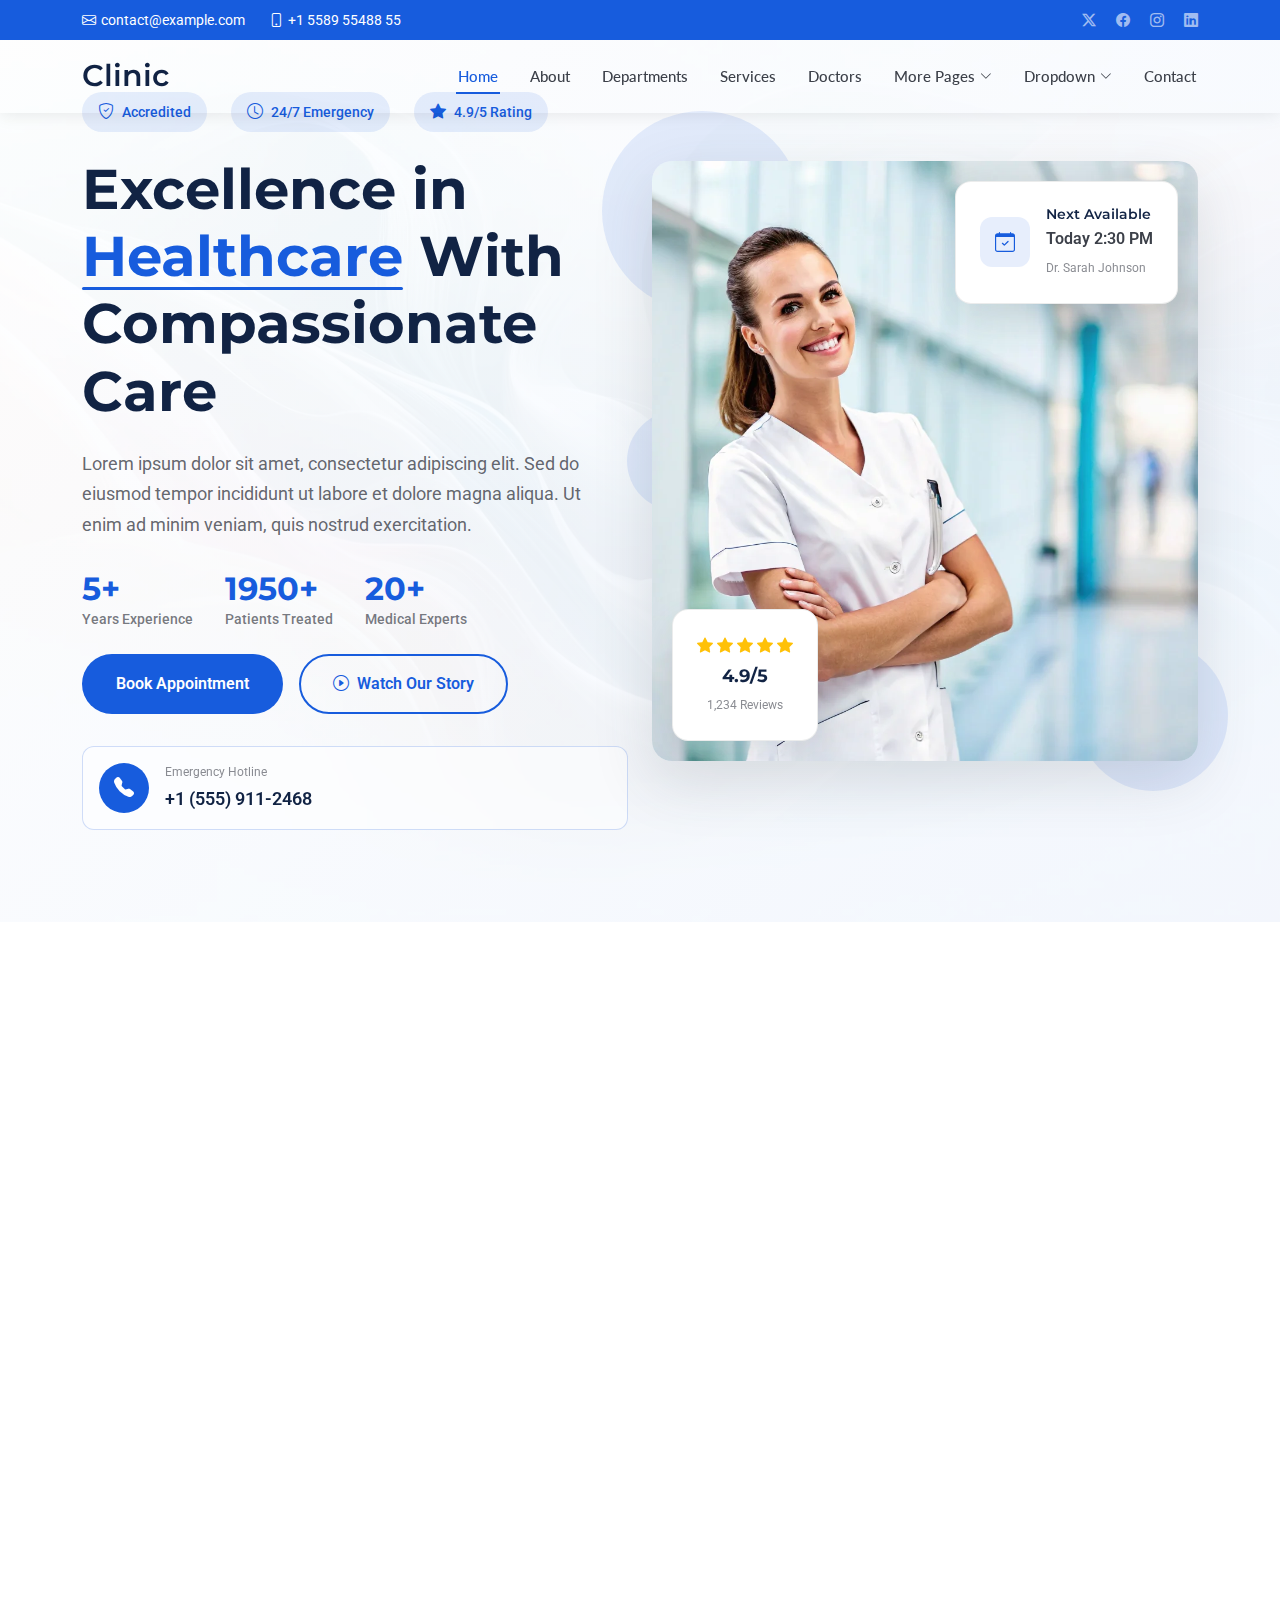
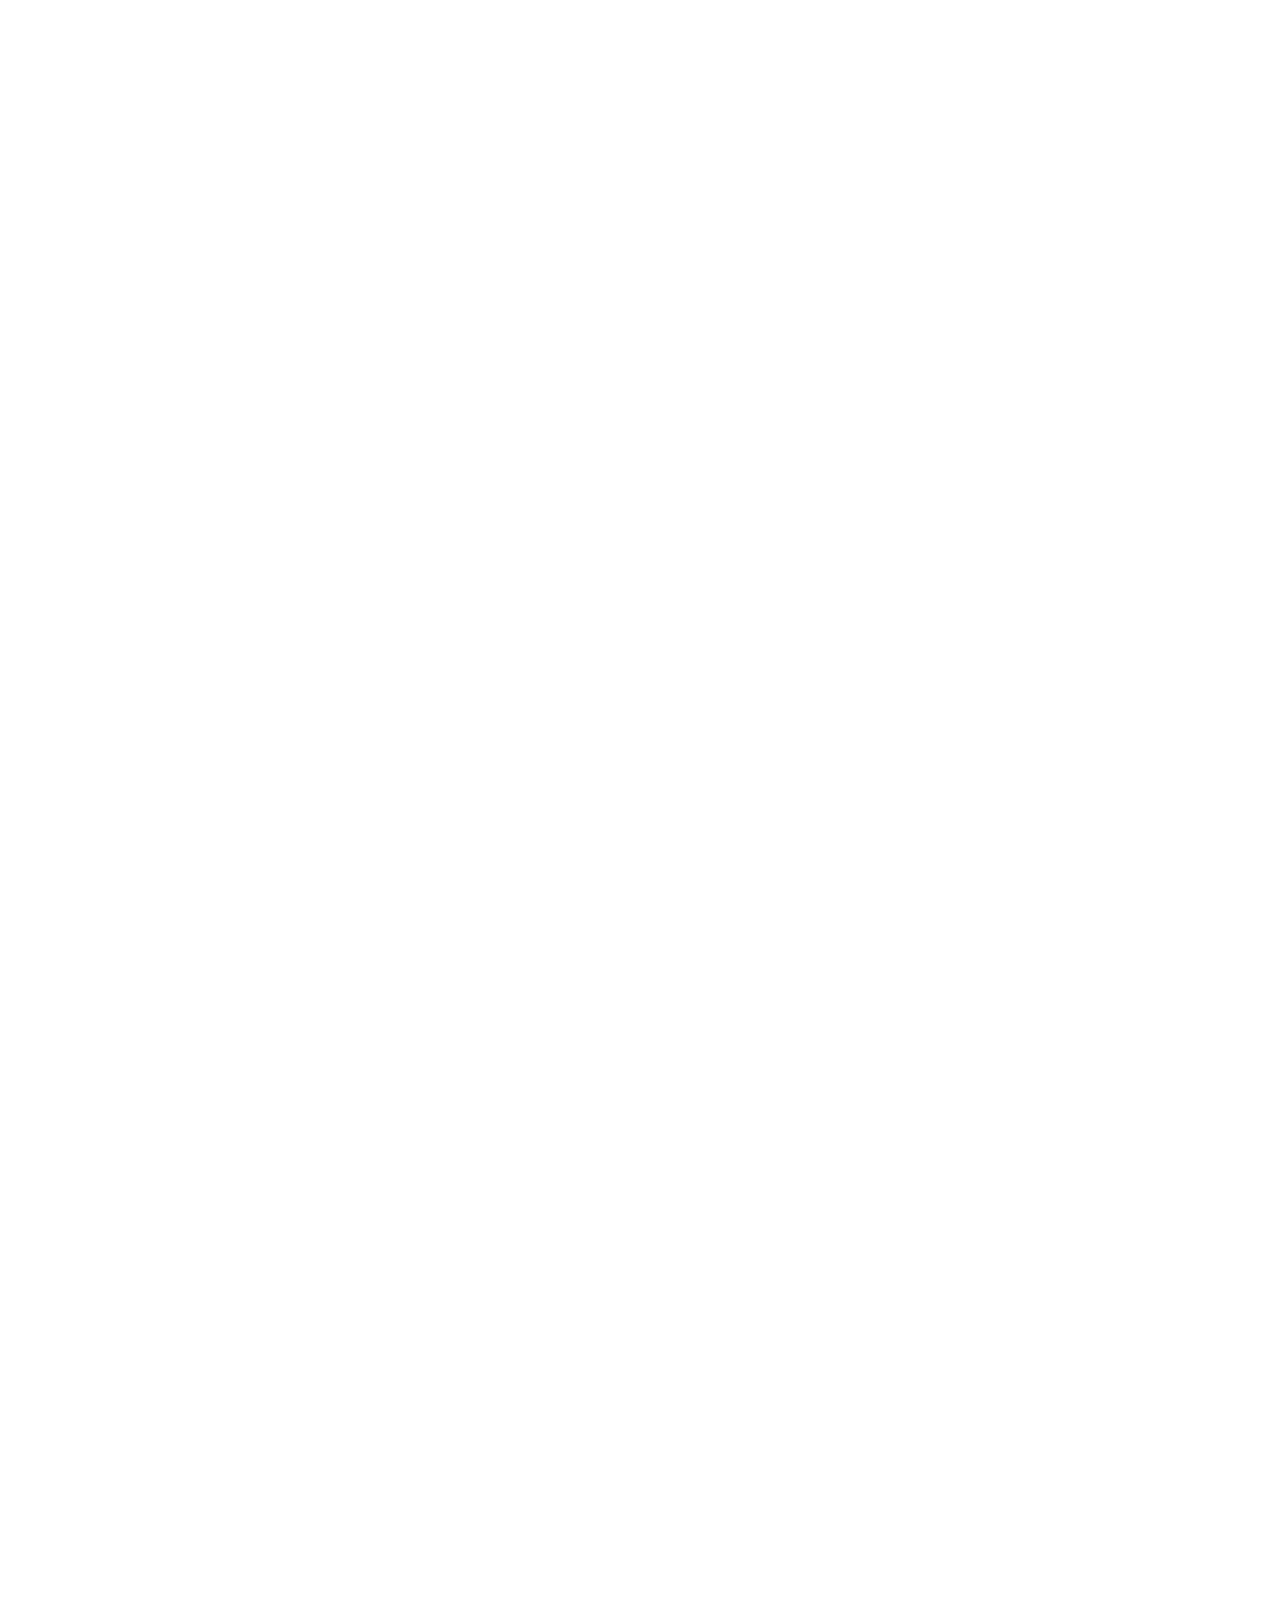
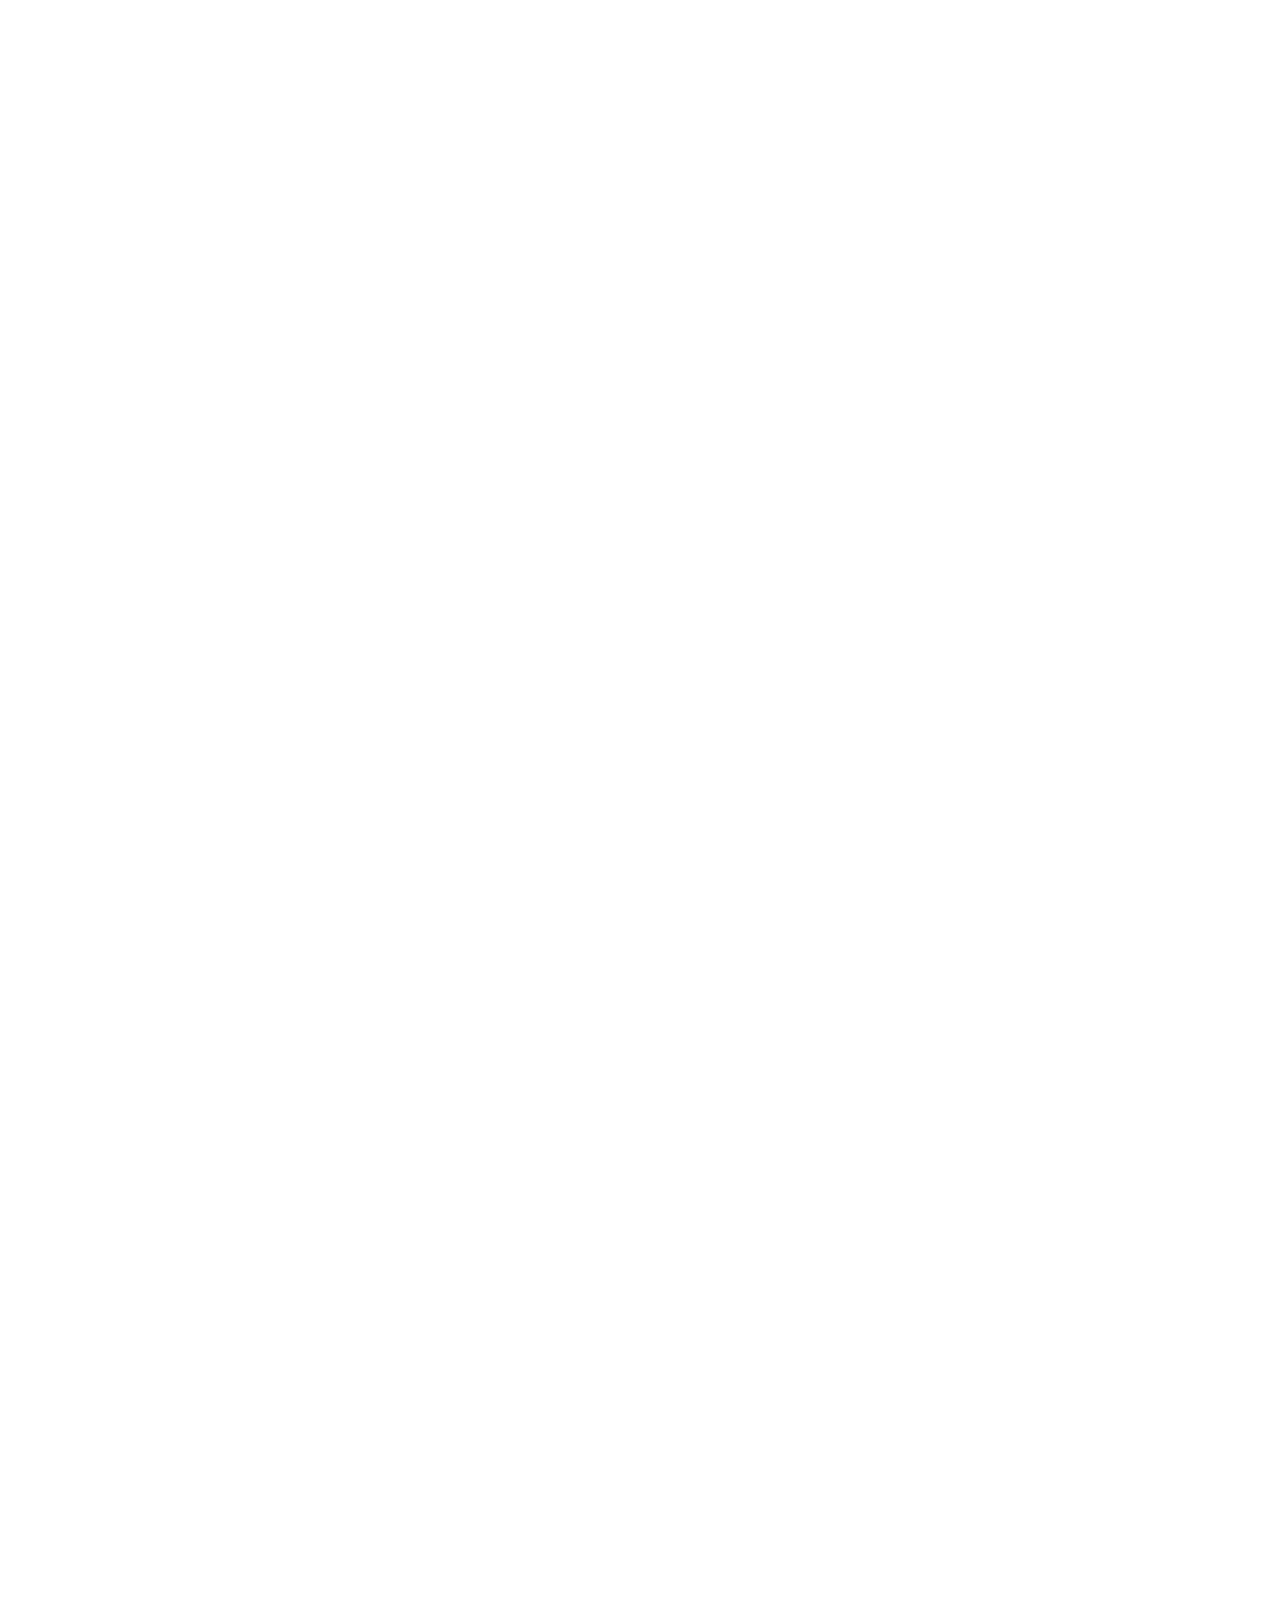
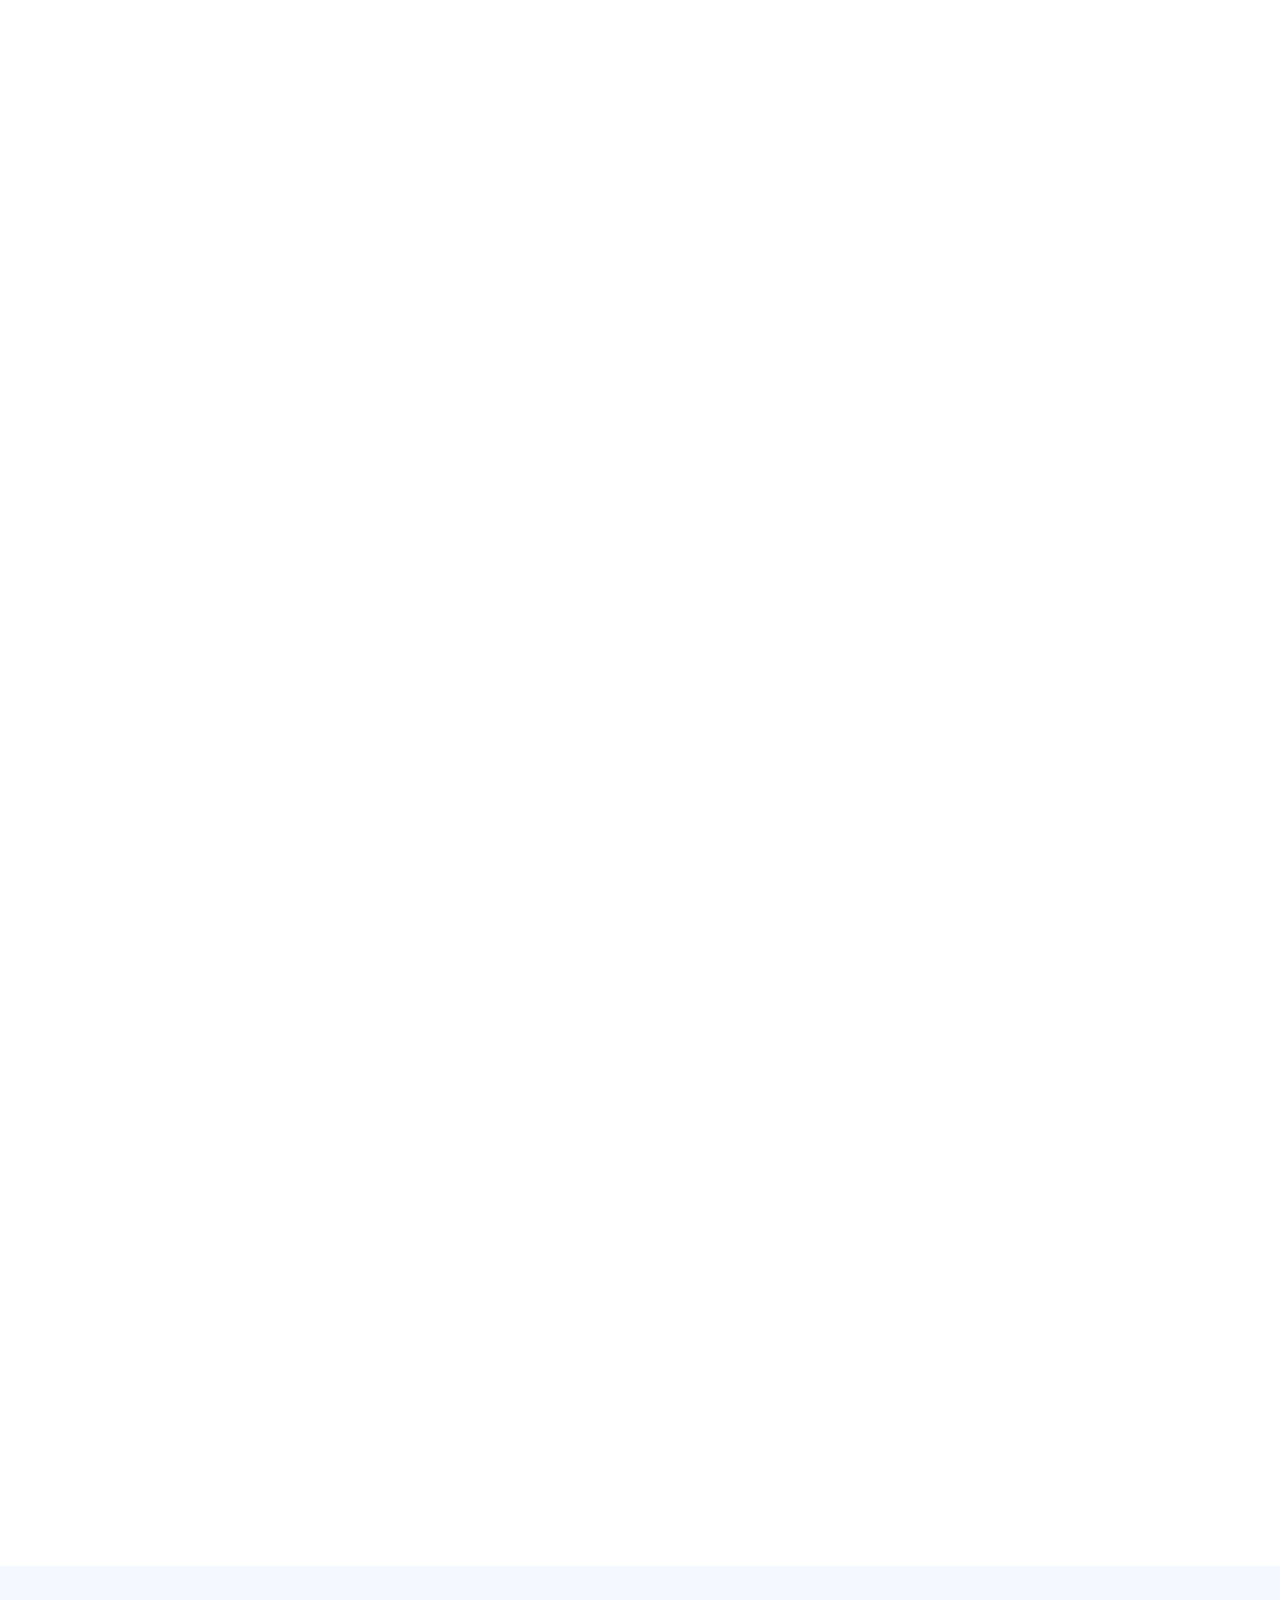
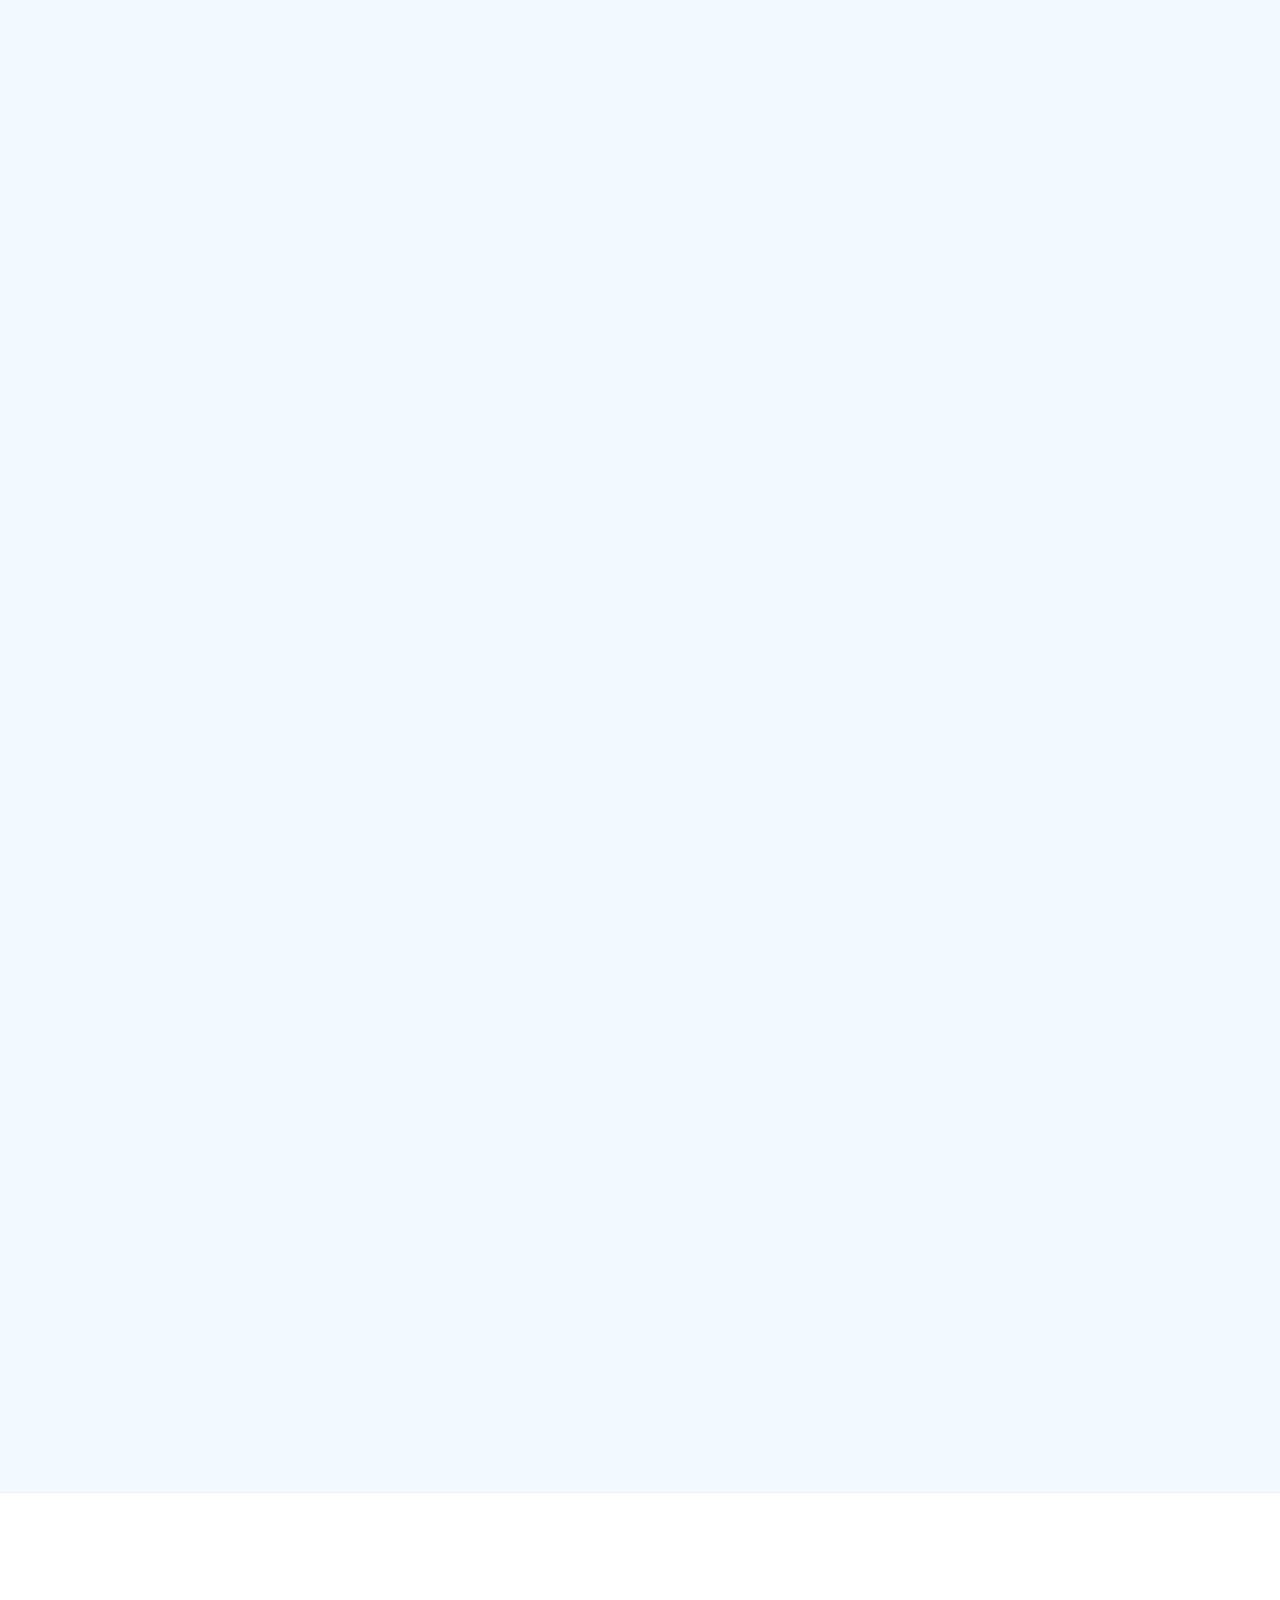
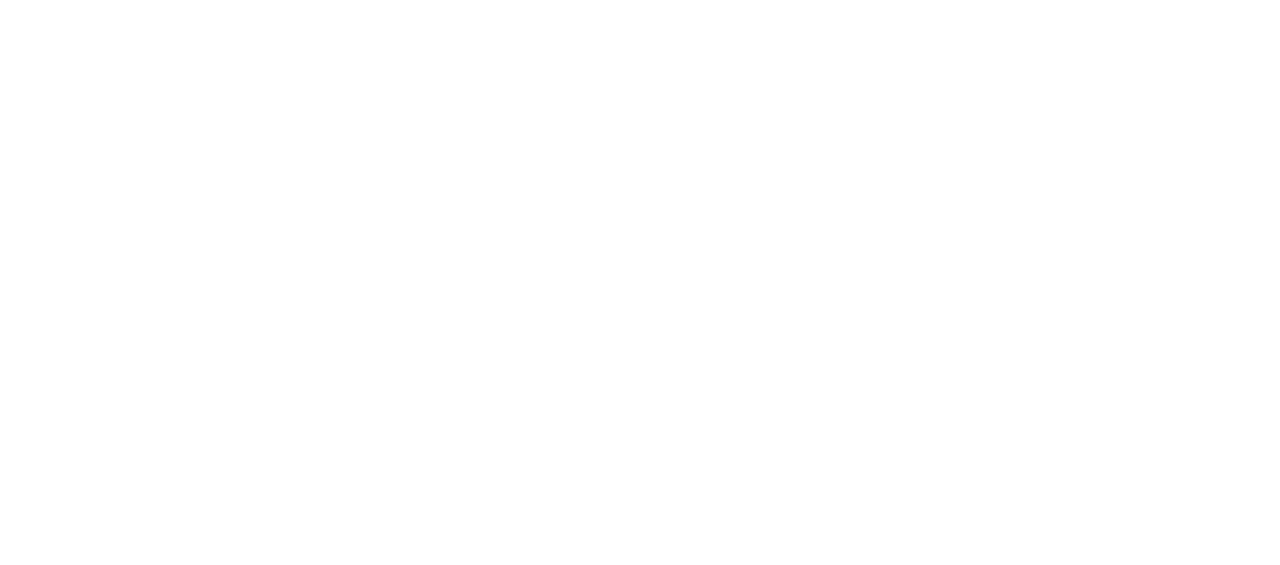
<file: Clinic/index.html>
<!DOCTYPE html>
<html lang="en">

<head>
  <meta charset="utf-8">
  <meta content="width=device-width, initial-scale=1.0" name="viewport">
  <title>Index - Clinic Bootstrap Template</title>
  <meta name="description" content="">
  <meta name="keywords" content="">

  <!-- Favicons -->
  <link href="assets/img/favicon.png" rel="icon">
  <link href="assets/img/apple-touch-icon.png" rel="apple-touch-icon">

  <!-- Fonts -->
  <link href="https://fonts.googleapis.com" rel="preconnect">
  <link href="https://fonts.gstatic.com" rel="preconnect" crossorigin>
  <link href="https://fonts.googleapis.com/css2?family=Roboto:ital,wght@0,100;0,300;0,400;0,500;0,700;0,900;1,100;1,300;1,400;1,500;1,700;1,900&family=Montserrat:ital,wght@0,100;0,200;0,300;0,400;0,500;0,600;0,700;0,800;0,900;1,100;1,200;1,300;1,400;1,500;1,600;1,700;1,800;1,900&family=Lato:ital,wght@0,100;0,300;0,400;0,700;0,900;1,100;1,300;1,400;1,700;1,900&display=swap" rel="stylesheet">

  <!-- Vendor CSS Files -->
  <link href="assets/vendor/bootstrap/css/bootstrap.min.css" rel="stylesheet">
  <link href="assets/vendor/bootstrap-icons/bootstrap-icons.css" rel="stylesheet">
  <link href="assets/vendor/aos/aos.css" rel="stylesheet">
  <link href="assets/vendor/glightbox/css/glightbox.min.css" rel="stylesheet">
  <link href="assets/vendor/fontawesome-free/css/all.min.css" rel="stylesheet">
  <link href="assets/vendor/swiper/swiper-bundle.min.css" rel="stylesheet">

  <!-- Main CSS File -->
  <link href="assets/css/main.css" rel="stylesheet">

  <!-- =======================================================
  * Template Name: Clinic
  * Template URL: https://bootstrapmade.com/clinic-bootstrap-template/
  * Updated: Jul 23 2025 with Bootstrap v5.3.7
  * Author: BootstrapMade.com
  * License: https://bootstrapmade.com/license/
  ======================================================== -->
</head>

<body class="index-page">

  <header id="header" class="header fixed-top">

    <div class="topbar d-flex align-items-center dark-background">
      <div class="container d-flex justify-content-center justify-content-md-between">
        <div class="contact-info d-flex align-items-center">
          <i class="bi bi-envelope d-flex align-items-center"><a href="mailto:contact@example.com">contact@example.com</a></i>
          <i class="bi bi-phone d-flex align-items-center ms-4"><span>+1 5589 55488 55</span></i>
        </div>
        <div class="social-links d-none d-md-flex align-items-center">
          <a href="#" class="twitter"><i class="bi bi-twitter-x"></i></a>
          <a href="#" class="facebook"><i class="bi bi-facebook"></i></a>
          <a href="#" class="instagram"><i class="bi bi-instagram"></i></a>
          <a href="#" class="linkedin"><i class="bi bi-linkedin"></i></a>
        </div>
      </div>
    </div><!-- End Top Bar -->

    <div class="branding d-flex align-items-cente">

      <div class="container position-relative d-flex align-items-center justify-content-between">
        <a href="index.html" class="logo d-flex align-items-center">
          <!-- Uncomment the line below if you also wish to use an image logo -->
          <!-- <img src="assets/img/logo.webp" alt=""> -->
          <h1 class="sitename">Clinic</h1>
        </a>

        <nav id="navmenu" class="navmenu">
          <ul>
            <li><a href="index.html" class="active">Home</a></li>
            <li><a href="about.html">About</a></li>
            <li><a href="departments.html">Departments</a></li>
            <li><a href="services.html">Services</a></li>
            <li><a href="doctors.html">Doctors</a></li>
            <li class="dropdown"><a href="#"><span>More Pages</span> <i class="bi bi-chevron-down toggle-dropdown"></i></a>
              <ul>
                <li><a href="department-details.html">Department Details</a></li>
                <li><a href="service-details.html">Service Details</a></li>
                <li><a href="appointment.html">Appointment</a></li>
                <li><a href="testimonials.html">Testimonials</a></li>
                <li><a href="faq.html">Frequently Asked Questions</a></li>
                <li><a href="gallery.html">Gallery</a></li>
                <li><a href="terms.html">Terms</a></li>
                <li><a href="privacy.html">Privacy</a></li>
                <li><a href="404.html">404</a></li>
              </ul>
            </li>
            <li class="dropdown"><a href="#"><span>Dropdown</span> <i class="bi bi-chevron-down toggle-dropdown"></i></a>
              <ul>
                <li><a href="#">Dropdown 1</a></li>
                <li class="dropdown"><a href="#"><span>Deep Dropdown</span> <i class="bi bi-chevron-down toggle-dropdown"></i></a>
                  <ul>
                    <li><a href="#">Deep Dropdown 1</a></li>
                    <li><a href="#">Deep Dropdown 2</a></li>
                    <li><a href="#">Deep Dropdown 3</a></li>
                    <li><a href="#">Deep Dropdown 4</a></li>
                    <li><a href="#">Deep Dropdown 5</a></li>
                  </ul>
                </li>
                <li><a href="#">Dropdown 2</a></li>
                <li><a href="#">Dropdown 3</a></li>
                <li><a href="#">Dropdown 4</a></li>
              </ul>
            </li>
            <li><a href="contact.html">Contact</a></li>
          </ul>
          <i class="mobile-nav-toggle d-xl-none bi bi-list"></i>
        </nav>

      </div>

    </div>

  </header>

  <main class="main">

    <!-- Hero Section -->
    <section id="hero" class="hero section">

      <div class="container" data-aos="fade-up" data-aos-delay="100">

        <div class="row align-items-center">
          <div class="col-lg-6">
            <div class="hero-content">
              <div class="trust-badges mb-4" data-aos="fade-right" data-aos-delay="200">
                <div class="badge-item">
                  <i class="bi bi-shield-check"></i>
                  <span>Accredited</span>
                </div>
                <div class="badge-item">
                  <i class="bi bi-clock"></i>
                  <span>24/7 Emergency</span>
                </div>
                <div class="badge-item">
                  <i class="bi bi-star-fill"></i>
                  <span>4.9/5 Rating</span>
                </div>
              </div>

              <h1 data-aos="fade-right" data-aos-delay="300">
                Excellence in <span class="highlight">Healthcare</span> With Compassionate Care
              </h1>

              <p class="hero-description" data-aos="fade-right" data-aos-delay="400">
                Lorem ipsum dolor sit amet, consectetur adipiscing elit. Sed do eiusmod tempor incididunt ut labore et dolore magna aliqua. Ut enim ad minim veniam, quis nostrud exercitation.
              </p>

              <div class="hero-stats mb-4" data-aos="fade-right" data-aos-delay="500">
                <div class="stat-item">
                  <h3><span data-purecounter-start="0" data-purecounter-end="15" data-purecounter-duration="2" class="purecounter"></span>+</h3>
                  <p>Years Experience</p>
                </div>
                <div class="stat-item">
                  <h3><span data-purecounter-start="0" data-purecounter-end="5000" data-purecounter-duration="2" class="purecounter"></span>+</h3>
                  <p>Patients Treated</p>
                </div>
                <div class="stat-item">
                  <h3><span data-purecounter-start="0" data-purecounter-end="50" data-purecounter-duration="2" class="purecounter"></span>+</h3>
                  <p>Medical Experts</p>
                </div>
              </div>

              <div class="hero-actions" data-aos="fade-right" data-aos-delay="600">
                <a href="appointment.html" class="btn btn-primary">Book Appointment</a>
                <a href="https://www.youtube.com/watch?v=Y7f98aduVJ8" class="btn btn-outline glightbox">
                  <i class="bi bi-play-circle me-2"></i>
                  Watch Our Story
                </a>
              </div>

              <div class="emergency-contact" data-aos="fade-right" data-aos-delay="700">
                <div class="emergency-icon">
                  <i class="bi bi-telephone-fill"></i>
                </div>
                <div class="emergency-info">
                  <small>Emergency Hotline</small>
                  <strong>+1 (555) 911-2468</strong>
                </div>
              </div>
            </div>
          </div>

          <div class="col-lg-6">
            <div class="hero-visual" data-aos="fade-left" data-aos-delay="400">
              <div class="main-image">
                <img src="assets/img/health/staff-10.webp" alt="Modern Healthcare Facility" class="img-fluid">
                <div class="floating-card appointment-card">
                  <div class="card-icon">
                    <i class="bi bi-calendar-check"></i>
                  </div>
                  <div class="card-content">
                    <h6>Next Available</h6>
                    <p>Today 2:30 PM</p>
                    <small>Dr. Sarah Johnson</small>
                  </div>
                </div>
                <div class="floating-card rating-card">
                  <div class="card-content">
                    <div class="rating-stars">
                      <i class="bi bi-star-fill"></i>
                      <i class="bi bi-star-fill"></i>
                      <i class="bi bi-star-fill"></i>
                      <i class="bi bi-star-fill"></i>
                      <i class="bi bi-star-fill"></i>
                    </div>
                    <h6>4.9/5</h6>
                    <small>1,234 Reviews</small>
                  </div>
                </div>
              </div>
              <div class="background-elements">
                <div class="element element-1"></div>
                <div class="element element-2"></div>
                <div class="element element-3"></div>
              </div>
            </div>
          </div>
        </div>

      </div>

    </section><!-- /Hero Section -->

    <!-- Home About Section -->
    <section id="home-about" class="home-about section">

      <div class="container" data-aos="fade-up" data-aos-delay="100">

        <div class="row align-items-center">
          <div class="col-lg-6 mb-5 mb-lg-0" data-aos="fade-right" data-aos-delay="200">
            <div class="about-content">
              <h2 class="section-heading">Compassionate Care, Advanced Medicine</h2>
              <p class="lead-text">For over two decades, we've been dedicated to providing exceptional healthcare that combines cutting-edge medical technology with the personal touch our patients deserve.</p>

              <p>Our multidisciplinary team of specialists works collaboratively to ensure every patient receives comprehensive care tailored to their unique needs. From preventive services to complex procedures, we maintain the highest standards of medical excellence while fostering an environment of trust and healing.</p>

              <div class="stats-grid">
                <div class="stat-item">
                  <div class="stat-number purecounter" data-purecounter-start="0" data-purecounter-end="15000" data-purecounter-duration="1"></div>
                  <div class="stat-label">Patients Served</div>
                </div>
                <div class="stat-item">
                  <div class="stat-number purecounter" data-purecounter-start="0" data-purecounter-end="25" data-purecounter-duration="1"></div>
                  <div class="stat-label">Years of Excellence</div>
                </div>
                <div class="stat-item">
                  <div class="stat-number purecounter" data-purecounter-start="0" data-purecounter-end="50" data-purecounter-duration="1"></div>
                  <div class="stat-label">Medical Specialists</div>
                </div>
              </div>

              <div class="cta-section">
                <a href="about.html" class="btn-primary">Learn More About Us</a>
              </div>
            </div>
          </div>

          <div class="col-lg-6" data-aos="fade-left" data-aos-delay="300">
            <div class="about-visual">
              <div class="main-image">
                <img src="assets/img/health/facilities-9.webp" alt="Modern medical facility" class="img-fluid">
              </div>
              <div class="floating-card">
                <div class="card-content">
                  <div class="icon">
                    <i class="bi bi-heart-pulse"></i>
                  </div>
                  <div class="card-text">
                    <h4>24/7 Emergency Care</h4>
                    <p>Always here when you need us most</p>
                  </div>
                </div>
              </div>
              <div class="experience-badge">
                <div class="badge-content">
                  <span class="years">25+</span>
                  <span class="text">Years of Trusted Care</span>
                </div>
              </div>
            </div>
          </div>
        </div>

      </div>

    </section><!-- /Home About Section -->

    <!-- Featured Departments Section -->
    <section id="featured-departments" class="featured-departments section">

      <!-- Section Title -->
      <div class="container section-title" data-aos="fade-up">
        <h2>Featured Departments</h2>
        <p>Necessitatibus eius consequatur ex aliquid fuga eum quidem sint consectetur velit</p>
      </div><!-- End Section Title -->

      <div class="container" data-aos="fade-up" data-aos-delay="100">

        <div class="row g-5">

          <div class="col-lg-6" data-aos="zoom-in" data-aos-delay="100">
            <div class="specialty-card">
              <div class="specialty-content">
                <div class="specialty-meta">
                  <span class="specialty-label">Specialized Care</span>
                </div>
                <h3>Cardiovascular Medicine</h3>
                <p>Advanced diagnostic imaging and interventional procedures for comprehensive heart health management with personalized treatment protocols.</p>
                <div class="specialty-features">
                  <span><i class="bi bi-check-circle-fill"></i>24/7 Emergency Cardiac Care</span>
                  <span><i class="bi bi-check-circle-fill"></i>Minimally Invasive Procedures</span>
                </div>
                <a href="department-details.html" class="specialty-link">
                  Explore Cardiology <i class="bi bi-arrow-right"></i>
                </a>
              </div>
              <div class="specialty-visual">
                <img src="assets/img/health/cardiology-1.webp" alt="Cardiovascular Medicine" class="img-fluid">
                <div class="visual-overlay">
                  <i class="bi bi-heart-pulse"></i>
                </div>
              </div>
            </div>
          </div><!-- End Specialty Card -->

          <div class="col-lg-6" data-aos="zoom-in" data-aos-delay="200">
            <div class="specialty-card">
              <div class="specialty-content">
                <div class="specialty-meta">
                  <span class="specialty-label">Expert Care</span>
                </div>
                <h3>Neurological Sciences</h3>
                <p>Cutting-edge neuroimaging and neurosurgical expertise for complex brain and spinal cord conditions with innovative treatment approaches.</p>
                <div class="specialty-features">
                  <span><i class="bi bi-check-circle-fill"></i>Advanced Brain Imaging</span>
                  <span><i class="bi bi-check-circle-fill"></i>Robotic Surgery</span>
                </div>
                <a href="department-details.html" class="specialty-link">
                  Explore Neurology <i class="bi bi-arrow-right"></i>
                </a>
              </div>
              <div class="specialty-visual">
                <img src="assets/img/health/neurology-4.webp" alt="Neurological Sciences" class="img-fluid">
                <div class="visual-overlay">
                  <i class="bi bi-cpu"></i>
                </div>
              </div>
            </div>
          </div><!-- End Specialty Card -->

          <div class="col-lg-4" data-aos="fade-up" data-aos-delay="100">
            <div class="department-highlight">
              <div class="highlight-icon">
                <i class="bi bi-shield-plus"></i>
              </div>
              <h4>Orthopedic Surgery</h4>
              <p>Comprehensive musculoskeletal care utilizing advanced arthroscopic techniques and joint replacement procedures.</p>
              <ul class="highlight-list">
                <li>Sports Medicine</li>
                <li>Joint Replacement</li>
                <li>Spine Surgery</li>
              </ul>
              <a href="department-details.html" class="highlight-cta">Learn More</a>
            </div>
          </div><!-- End Department Highlight -->

          <div class="col-lg-4" data-aos="fade-up" data-aos-delay="200">
            <div class="department-highlight">
              <div class="highlight-icon">
                <i class="bi bi-people"></i>
              </div>
              <h4>Pediatric Care</h4>
              <p>Child-centered healthcare services from newborn to adolescence with family-focused treatment approaches.</p>
              <ul class="highlight-list">
                <li>Neonatal Intensive Care</li>
                <li>Developmental Pediatrics</li>
                <li>Pediatric Surgery</li>
              </ul>
              <a href="department-details.html" class="highlight-cta">Learn More</a>
            </div>
          </div><!-- End Department Highlight -->

          <div class="col-lg-4" data-aos="fade-up" data-aos-delay="300">
            <div class="department-highlight">
              <div class="highlight-icon">
                <i class="bi bi-activity"></i>
              </div>
              <h4>Cancer Treatment</h4>
              <p>Multidisciplinary oncology program offering personalized cancer care with latest therapeutic innovations.</p>
              <ul class="highlight-list">
                <li>Precision Medicine</li>
                <li>Immunotherapy</li>
                <li>Radiation Oncology</li>
              </ul>
              <a href="department-details.html" class="highlight-cta">Learn More</a>
            </div>
          </div><!-- End Department Highlight -->

        </div>

        <div class="emergency-banner" data-aos="fade-up" data-aos-delay="400">
          <div class="row align-items-center">
            <div class="col-lg-8">
              <div class="emergency-content">
                <h3>Emergency Services Available 24/7</h3>
                <p>Our emergency department is equipped with state-of-the-art technology and staffed by board-certified emergency physicians ready to provide immediate care.</p>
              </div>
            </div>
            <div class="col-lg-4 text-lg-end">
              <a href="tel:+15551234567" class="emergency-btn">
                <i class="bi bi-telephone-fill"></i>
                Call Emergency: (555) 123-4567
              </a>
            </div>
          </div>
        </div>

      </div>

    </section><!-- /Featured Departments Section -->

    <!-- Featured Services Section -->
    <section id="featured-services" class="featured-services section">

      <!-- Section Title -->
      <div class="container section-title" data-aos="fade-up">
        <h2>Featured Services</h2>
        <p>Necessitatibus eius consequatur ex aliquid fuga eum quidem sint consectetur velit</p>
      </div><!-- End Section Title -->

      <div class="container" data-aos="fade-up" data-aos-delay="100">

        <div class="row g-0">

          <div class="col-lg-8" data-aos="fade-right" data-aos-delay="200">
            <div class="featured-service-main">
              <div class="service-image-wrapper">
                <img src="assets/img/health/consultation-4.webp" alt="Premier Healthcare Services" class="img-fluid" loading="lazy">
                <div class="service-overlay">
                  <div class="service-badge">
                    <i class="bi bi-heart-pulse"></i>
                    <span>Emergency Care</span>
                  </div>
                </div>
              </div>
              <div class="service-details">
                <h2>Comprehensive Healthcare Excellence</h2>
                <p>Mauris blandit aliquet elit, eget tincidunt nibh pulvinar a. Vestibulum ante ipsum primis in faucibus orci luctus et ultrices posuere cubilia curae donec velit neque.</p>
                <a href="#" class="main-cta">Explore Our Services</a>
              </div>
            </div>
          </div>

          <div class="col-lg-4" data-aos="fade-left" data-aos-delay="300">
            <div class="services-sidebar">

              <div class="service-item" data-aos="fade-up" data-aos-delay="400">
                <div class="service-icon-wrapper">
                  <i class="bi bi-capsule"></i>
                </div>
                <div class="service-info">
                  <h4>Dermatology Clinic</h4>
                  <p>Pellentesque habitant morbi tristique senectus et netus et malesuada fames ac turpis egestas.</p>
                  <a href="#" class="service-link">Learn More</a>
                </div>
              </div>

              <div class="service-item" data-aos="fade-up" data-aos-delay="500">
                <div class="service-icon-wrapper">
                  <i class="bi bi-bandaid"></i>
                </div>
                <div class="service-info">
                  <h4>Surgery Center</h4>
                  <p>Donec rutrum congue leo eget malesuada curabitur arcu erat accumsan id imperdiet et porttitor at sem.</p>
                  <a href="#" class="service-link">Learn More</a>
                </div>
              </div>

              <div class="service-item" data-aos="fade-up" data-aos-delay="600">
                <div class="service-icon-wrapper">
                  <i class="bi bi-activity"></i>
                </div>
                <div class="service-info">
                  <h4>Diagnostics Lab</h4>
                  <p>Vestibulum ac diam sit amet quam vehicula elementum sed sit amet dui cras ultricies ligula sed magna.</p>
                  <a href="#" class="service-link">Learn More</a>
                </div>
              </div>

            </div>
          </div>

        </div>

        <div class="specialties-grid" data-aos="fade-up" data-aos-delay="300">
          <div class="row align-items-center">

            <div class="col-lg-3 col-md-6">
              <div class="specialty-card">
                <div class="specialty-image">
                  <img src="assets/img/health/maternal-2.webp" alt="Maternal Care" class="img-fluid" loading="lazy">
                </div>
                <div class="specialty-content">
                  <h5>Maternal Care</h5>
                  <span>Expert pregnancy &amp; delivery support</span>
                </div>
              </div>
            </div>

            <div class="col-lg-3 col-md-6">
              <div class="specialty-card">
                <div class="specialty-image">
                  <img src="assets/img/health/vaccination-3.webp" alt="Vaccination" class="img-fluid" loading="lazy">
                </div>
                <div class="specialty-content">
                  <h5>Vaccination</h5>
                  <span>Complete immunization programs</span>
                </div>
              </div>
            </div>

            <div class="col-lg-3 col-md-6">
              <div class="specialty-card">
                <div class="specialty-image">
                  <img src="assets/img/health/emergency-1.webp" alt="Emergency Care" class="img-fluid" loading="lazy">
                </div>
                <div class="specialty-content">
                  <h5>Emergency Care</h5>
                  <span>24/7 critical care services</span>
                </div>
              </div>
            </div>

            <div class="col-lg-3 col-md-6">
              <div class="specialty-card">
                <div class="specialty-image">
                  <img src="assets/img/health/facilities-6.webp" alt="Advanced Tech" class="img-fluid" loading="lazy">
                </div>
                <div class="specialty-content">
                  <h5>Advanced Technology</h5>
                  <span>State-of-the-art medical equipment</span>
                </div>
              </div>
            </div>

          </div>
        </div>

      </div>

    </section><!-- /Featured Services Section -->

    <!-- Find A Doctor Section -->
    <section id="find-a-doctor" class="find-a-doctor section">

      <!-- Section Title -->
      <div class="container section-title" data-aos="fade-up">
        <h2>Find A Doctor</h2>
        <p>Necessitatibus eius consequatur ex aliquid fuga eum quidem sint consectetur velit</p>
      </div><!-- End Section Title -->

      <div class="container" data-aos="fade-up" data-aos-delay="100">

        <div class="row justify-content-center mb-5" data-aos="fade-up" data-aos-delay="200">
          <div class="col-lg-8 text-center">
            <div class="search-section">
              <h3 class="search-title">Find Your Perfect Healthcare Provider</h3>
              <p class="search-subtitle">Search through our comprehensive directory of experienced medical professionals</p>
              <form class="search-form" action="forms/doctor-search.php" method="get">
                <div class="search-input-group">
                  <div class="input-wrapper">
                    <i class="bi bi-person"></i>
                    <input type="text" class="form-control" name="doctor_name" placeholder="Enter doctor name">
                  </div>
                  <div class="select-wrapper">
                    <i class="bi bi-heart-pulse"></i>
                    <select class="form-select" name="specialty">
                      <option value="">All Specialties</option>
                      <option value="cardiology">Cardiology</option>
                      <option value="neurology">Neurology</option>
                      <option value="orthopedics">Orthopedics</option>
                      <option value="pediatrics">Pediatrics</option>
                      <option value="dermatology">Dermatology</option>
                      <option value="oncology">Oncology</option>
                    </select>
                  </div>
                  <button type="submit" class="search-btn">
                    <i class="bi bi-search"></i>
                    Find Doctors
                  </button>
                </div>
              </form>
            </div>
          </div>
        </div>

        <div class="doctors-grid" data-aos="fade-up" data-aos-delay="300">
          <div class="doctor-profile" data-aos="zoom-in" data-aos-delay="100">
            <div class="profile-header">
              <div class="doctor-avatar">
                <img src="assets/img/health/staff-2.webp" alt="Dr. Amanda Foster" class="img-fluid">
                <div class="status-indicator available"></div>
              </div>
              <div class="doctor-details">
                <h4>Dr. Amanda Foster</h4>
                <span class="specialty-tag">Cardiology Specialist</span>
                <div class="experience-info">
                  <i class="bi bi-award"></i>
                  <span>14 years experience</span>
                </div>
              </div>
            </div>
            <div class="rating-section">
              <div class="stars">
                <i class="bi bi-star-fill"></i>
                <i class="bi bi-star-fill"></i>
                <i class="bi bi-star-fill"></i>
                <i class="bi bi-star-fill"></i>
                <i class="bi bi-star-fill"></i>
              </div>
              <span class="rating-score">4.9</span>
              <span class="review-count">(127 reviews)</span>
            </div>
            <div class="action-buttons">
              <a href="#" class="btn-secondary">View Details</a>
              <a href="#" class="btn-primary">Book Now</a>
            </div>
          </div><!-- End Doctor Profile -->

          <div class="doctor-profile" data-aos="zoom-in" data-aos-delay="200">
            <div class="profile-header">
              <div class="doctor-avatar">
                <img src="assets/img/health/staff-6.webp" alt="Dr. Marcus Johnson" class="img-fluid">
                <div class="status-indicator busy"></div>
              </div>
              <div class="doctor-details">
                <h4>Dr. Marcus Johnson</h4>
                <span class="specialty-tag">Neurology Expert</span>
                <div class="experience-info">
                  <i class="bi bi-award"></i>
                  <span>16 years experience</span>
                </div>
              </div>
            </div>
            <div class="rating-section">
              <div class="stars">
                <i class="bi bi-star-fill"></i>
                <i class="bi bi-star-fill"></i>
                <i class="bi bi-star-fill"></i>
                <i class="bi bi-star-fill"></i>
                <i class="bi bi-star-half"></i>
              </div>
              <span class="rating-score">4.8</span>
              <span class="review-count">(89 reviews)</span>
            </div>
            <div class="action-buttons">
              <a href="#" class="btn-secondary">View Details</a>
              <a href="#" class="btn-primary">Schedule</a>
            </div>
          </div><!-- End Doctor Profile -->

          <div class="doctor-profile" data-aos="zoom-in" data-aos-delay="300">
            <div class="profile-header">
              <div class="doctor-avatar">
                <img src="assets/img/health/staff-4.webp" alt="Dr. Rachel Williams" class="img-fluid">
                <div class="status-indicator available"></div>
              </div>
              <div class="doctor-details">
                <h4>Dr. Rachel Williams</h4>
                <span class="specialty-tag">Pediatrics Care</span>
                <div class="experience-info">
                  <i class="bi bi-award"></i>
                  <span>11 years experience</span>
                </div>
              </div>
            </div>
            <div class="rating-section">
              <div class="stars">
                <i class="bi bi-star-fill"></i>
                <i class="bi bi-star-fill"></i>
                <i class="bi bi-star-fill"></i>
                <i class="bi bi-star-fill"></i>
                <i class="bi bi-star-fill"></i>
              </div>
              <span class="rating-score">5.0</span>
              <span class="review-count">(203 reviews)</span>
            </div>
            <div class="action-buttons">
              <a href="#" class="btn-secondary">View Details</a>
              <a href="#" class="btn-primary">Book Now</a>
            </div>
          </div><!-- End Doctor Profile -->

          <div class="doctor-profile" data-aos="zoom-in" data-aos-delay="400">
            <div class="profile-header">
              <div class="doctor-avatar">
                <img src="assets/img/health/staff-8.webp" alt="Dr. David Chen" class="img-fluid">
                <div class="status-indicator offline"></div>
              </div>
              <div class="doctor-details">
                <h4>Dr. David Chen</h4>
                <span class="specialty-tag">Orthopedic Surgery</span>
                <div class="experience-info">
                  <i class="bi bi-award"></i>
                  <span>22 years experience</span>
                </div>
              </div>
            </div>
            <div class="rating-section">
              <div class="stars">
                <i class="bi bi-star-fill"></i>
                <i class="bi bi-star-fill"></i>
                <i class="bi bi-star-fill"></i>
                <i class="bi bi-star-fill"></i>
                <i class="bi bi-star-half"></i>
              </div>
              <span class="rating-score">4.7</span>
              <span class="review-count">(156 reviews)</span>
            </div>
            <div class="action-buttons">
              <a href="#" class="btn-secondary">View Details</a>
              <a href="#" class="btn-primary">Schedule</a>
            </div>
          </div><!-- End Doctor Profile -->

          <div class="doctor-profile" data-aos="zoom-in" data-aos-delay="500">
            <div class="profile-header">
              <div class="doctor-avatar">
                <img src="assets/img/health/staff-11.webp" alt="Dr. Victoria Torres" class="img-fluid">
                <div class="status-indicator available"></div>
              </div>
              <div class="doctor-details">
                <h4>Dr. Victoria Torres</h4>
                <span class="specialty-tag">Dermatology Care</span>
                <div class="experience-info">
                  <i class="bi bi-award"></i>
                  <span>9 years experience</span>
                </div>
              </div>
            </div>
            <div class="rating-section">
              <div class="stars">
                <i class="bi bi-star-fill"></i>
                <i class="bi bi-star-fill"></i>
                <i class="bi bi-star-fill"></i>
                <i class="bi bi-star-fill"></i>
                <i class="bi bi-star"></i>
              </div>
              <span class="rating-score">4.5</span>
              <span class="review-count">(74 reviews)</span>
            </div>
            <div class="action-buttons">
              <a href="#" class="btn-secondary">View Details</a>
              <a href="#" class="btn-primary">Book Now</a>
            </div>
          </div><!-- End Doctor Profile -->

          <div class="doctor-profile" data-aos="zoom-in" data-aos-delay="600">
            <div class="profile-header">
              <div class="doctor-avatar">
                <img src="assets/img/health/staff-14.webp" alt="Dr. Benjamin Lee" class="img-fluid">
                <div class="status-indicator available"></div>
              </div>
              <div class="doctor-details">
                <h4>Dr. Benjamin Lee</h4>
                <span class="specialty-tag">Oncology Treatment</span>
                <div class="experience-info">
                  <i class="bi bi-award"></i>
                  <span>19 years experience</span>
                </div>
              </div>
            </div>
            <div class="rating-section">
              <div class="stars">
                <i class="bi bi-star-fill"></i>
                <i class="bi bi-star-fill"></i>
                <i class="bi bi-star-fill"></i>
                <i class="bi bi-star-fill"></i>
                <i class="bi bi-star-fill"></i>
              </div>
              <span class="rating-score">4.9</span>
              <span class="review-count">(194 reviews)</span>
            </div>
            <div class="action-buttons">
              <a href="#" class="btn-secondary">View Details</a>
              <a href="#" class="btn-primary">Schedule</a>
            </div>
          </div><!-- End Doctor Profile -->

        </div>

        <div class="text-center mt-5" data-aos="fade-up" data-aos-delay="700">
          <a href="doctors.html" class="btn-view-all">
            View All Doctors
            <i class="bi bi-arrow-right"></i>
          </a>
        </div>

      </div>

    </section><!-- /Find A Doctor Section -->

    <!-- Call To Action Section -->
    <section id="call-to-action" class="call-to-action section light-background">

      <div class="container" data-aos="fade-up" data-aos-delay="100">

        <div class="hero-content">
          <div class="row align-items-center">

            <div class="col-lg-6">
              <div class="content-wrapper" data-aos="fade-up" data-aos-delay="200">
                <h1>Excellence in Medical Care, Every Day</h1>
                <p>Lorem ipsum dolor sit amet, consectetur adipiscing elit. Sed do eiusmod tempor incididunt ut labore et dolore magna aliqua. Ut enim ad minim veniam, quis nostrud exercitation.</p>

                <div class="cta-wrapper">
                  <a href="appointment.html" class="primary-cta">
                    <span>Schedule Consultation</span>
                    <i class="bi bi-arrow-right"></i>
                  </a>
                  <a href="services.html" class="secondary-cta">
                    <span>Explore Services</span>
                    <i class="bi bi-arrow-right"></i>
                  </a>
                </div>
              </div>
            </div>

            <div class="col-lg-6">
              <div class="image-container" data-aos="fade-left" data-aos-delay="300">
                <img src="assets/img/health/facilities-9.webp" alt="Medical Excellence" class="img-fluid">
              </div>
            </div>

          </div>
        </div>

        <div class="features-section">

          <div class="row g-0">

            <div class="col-lg-4">
              <div class="feature-block" data-aos="fade-up" data-aos-delay="200">
                <div class="feature-icon">
                  <i class="bi bi-shield-check"></i>
                </div>
                <h3>Advanced Technology</h3>
                <p>Excepteur sint occaecat cupidatat non proident, sunt in culpa qui officia deserunt mollit anim id est laborum.</p>
              </div>
            </div>

            <div class="col-lg-4">
              <div class="feature-block" data-aos="fade-up" data-aos-delay="300">
                <div class="feature-icon">
                  <i class="bi bi-clock"></i>
                </div>
                <h3>24/7 Availability</h3>
                <p>Duis aute irure dolor in reprehenderit in voluptate velit esse cillum dolore eu fugiat nulla pariatur excepteur.</p>
              </div>
            </div>

            <div class="col-lg-4">
              <div class="feature-block" data-aos="fade-up" data-aos-delay="400">
                <div class="feature-icon">
                  <i class="bi bi-people"></i>
                </div>
                <h3>Expert Team</h3>
                <p>Sed ut perspiciatis unde omnis iste natus error sit voluptatem accusantium doloremque laudantium totam rem.</p>
              </div>
            </div>

          </div>

        </div>

        <div class="contact-block">
          <div class="row">

            <div class="col-lg-8">
              <div class="contact-content" data-aos="fade-up" data-aos-delay="200">
                <h2>Need Immediate Medical Assistance?</h2>
                <p>Our emergency response team is available around the clock to provide immediate medical support when you need it most.</p>
              </div>
            </div>

            <div class="col-lg-4">
              <div class="contact-actions" data-aos="fade-up" data-aos-delay="300">
                <a href="tel:5551234567" class="emergency-call">
                  <i class="bi bi-telephone"></i>
                  <span>(555) 123-4567</span>
                </a>
                <a href="contact.html" class="contact-link">Find Location</a>
              </div>
            </div>

          </div>
        </div>

      </div>

    </section><!-- /Call To Action Section -->

  </main>

  <footer id="footer" class="footer-16 footer position-relative">

    <div class="container">

      <div class="footer-main" data-aos="fade-up" data-aos-delay="100">
        <div class="row align-items-start">

          <div class="col-lg-5">
            <div class="brand-section">
              <a href="index.html" class="logo d-flex align-items-center mb-4">
                <span class="sitename">Clinic</span>
              </a>
              <p class="brand-description">Crafting exceptional digital experiences through thoughtful design and innovative solutions that elevate your brand presence.</p>

              <div class="contact-info mt-5">
                <div class="contact-item">
                  <i class="bi bi-geo-alt"></i>
                  <span>123 Creative Boulevard, Design District, NY 10012</span>
                </div>
                <div class="contact-item">
                  <i class="bi bi-telephone"></i>
                  <span>+1 (555) 987-6543</span>
                </div>
                <div class="contact-item">
                  <i class="bi bi-envelope"></i>
                  <span>hello@designstudio.com</span>
                </div>
              </div>
            </div>
          </div>

          <div class="col-lg-7">
            <div class="footer-nav-wrapper">
              <div class="row">

                <div class="col-6 col-lg-3">
                  <div class="nav-column">
                    <h6>Studio</h6>
                    <nav class="footer-nav">
                      <a href="#">Our Story</a>
                      <a href="#">Design Process</a>
                      <a href="#">Portfolio</a>
                      <a href="#">Case Studies</a>
                      <a href="#">Awards</a>
                    </nav>
                  </div>
                </div>

                <div class="col-6 col-lg-3">
                  <div class="nav-column">
                    <h6>Services</h6>
                    <nav class="footer-nav">
                      <a href="#">Brand Identity</a>
                      <a href="#">Web Design</a>
                      <a href="#">Mobile Apps</a>
                      <a href="#">Digital Strategy</a>
                      <a href="#">Consultation</a>
                    </nav>
                  </div>
                </div>

                <div class="col-6 col-lg-3">
                  <div class="nav-column">
                    <h6>Resources</h6>
                    <nav class="footer-nav">
                      <a href="#">Design Blog</a>
                      <a href="#">Style Guide</a>
                      <a href="#">Free Assets</a>
                      <a href="#">Tutorials</a>
                      <a href="#">Inspiration</a>
                    </nav>
                  </div>
                </div>

                <div class="col-6 col-lg-3">
                  <div class="nav-column">
                    <h6>Connect</h6>
                    <nav class="footer-nav">
                      <a href="#">Start Project</a>
                      <a href="#">Schedule Call</a>
                      <a href="#">Join Newsletter</a>
                      <a href="#">Follow Updates</a>
                      <a href="#">Partnership</a>
                    </nav>
                  </div>
                </div>

              </div>
            </div>
          </div>

        </div>
      </div>

    </div>

    <div class="footer-bottom">
      <div class="container">
        <div class="bottom-content" data-aos="fade-up" data-aos-delay="300">
          <div class="row align-items-center">

            <div class="col-lg-6">
              <div class="copyright">
                <p>© <span class="sitename">Clinic</span>. All rights reserved.</p>
              </div>
            </div>

            <div class="col-lg-6">
              <div class="legal-links">
                <a href="#">Privacy Policy</a>
                <a href="#">Terms of Service</a>
                <a href="#">Cookie Policy</a>
                <div class="credits">
                  <!-- All the links in the footer should remain intact. -->
                  <!-- You can delete the links only if you've purchased the pro version. -->
                  <!-- Licensing information: https://bootstrapmade.com/license/ -->
                  <!-- Purchase the pro version with working PHP/AJAX contact form: [buy-url] -->
                  Designed by <a href="https://bootstrapmade.com/">BootstrapMade</a>
                </div>
              </div>
            </div>

          </div>
        </div>
      </div>
    </div>

  </footer>

  <!-- Scroll Top -->
  <a href="#" id="scroll-top" class="scroll-top d-flex align-items-center justify-content-center"><i class="bi bi-arrow-up-short"></i></a>

  <!-- Preloader -->
  <div id="preloader"></div>

  <!-- Vendor JS Files -->
  <script src="assets/vendor/bootstrap/js/bootstrap.bundle.min.js"></script>
  <script src="assets/vendor/php-email-form/validate.js"></script>
  <script src="assets/vendor/aos/aos.js"></script>
  <script src="assets/vendor/glightbox/js/glightbox.min.js"></script>
  <script src="assets/vendor/purecounter/purecounter_vanilla.js"></script>
  <script src="assets/vendor/swiper/swiper-bundle.min.js"></script>

  <!-- Main JS File -->
  <script src="assets/js/main.js"></script>

</body>

</html>
</file>
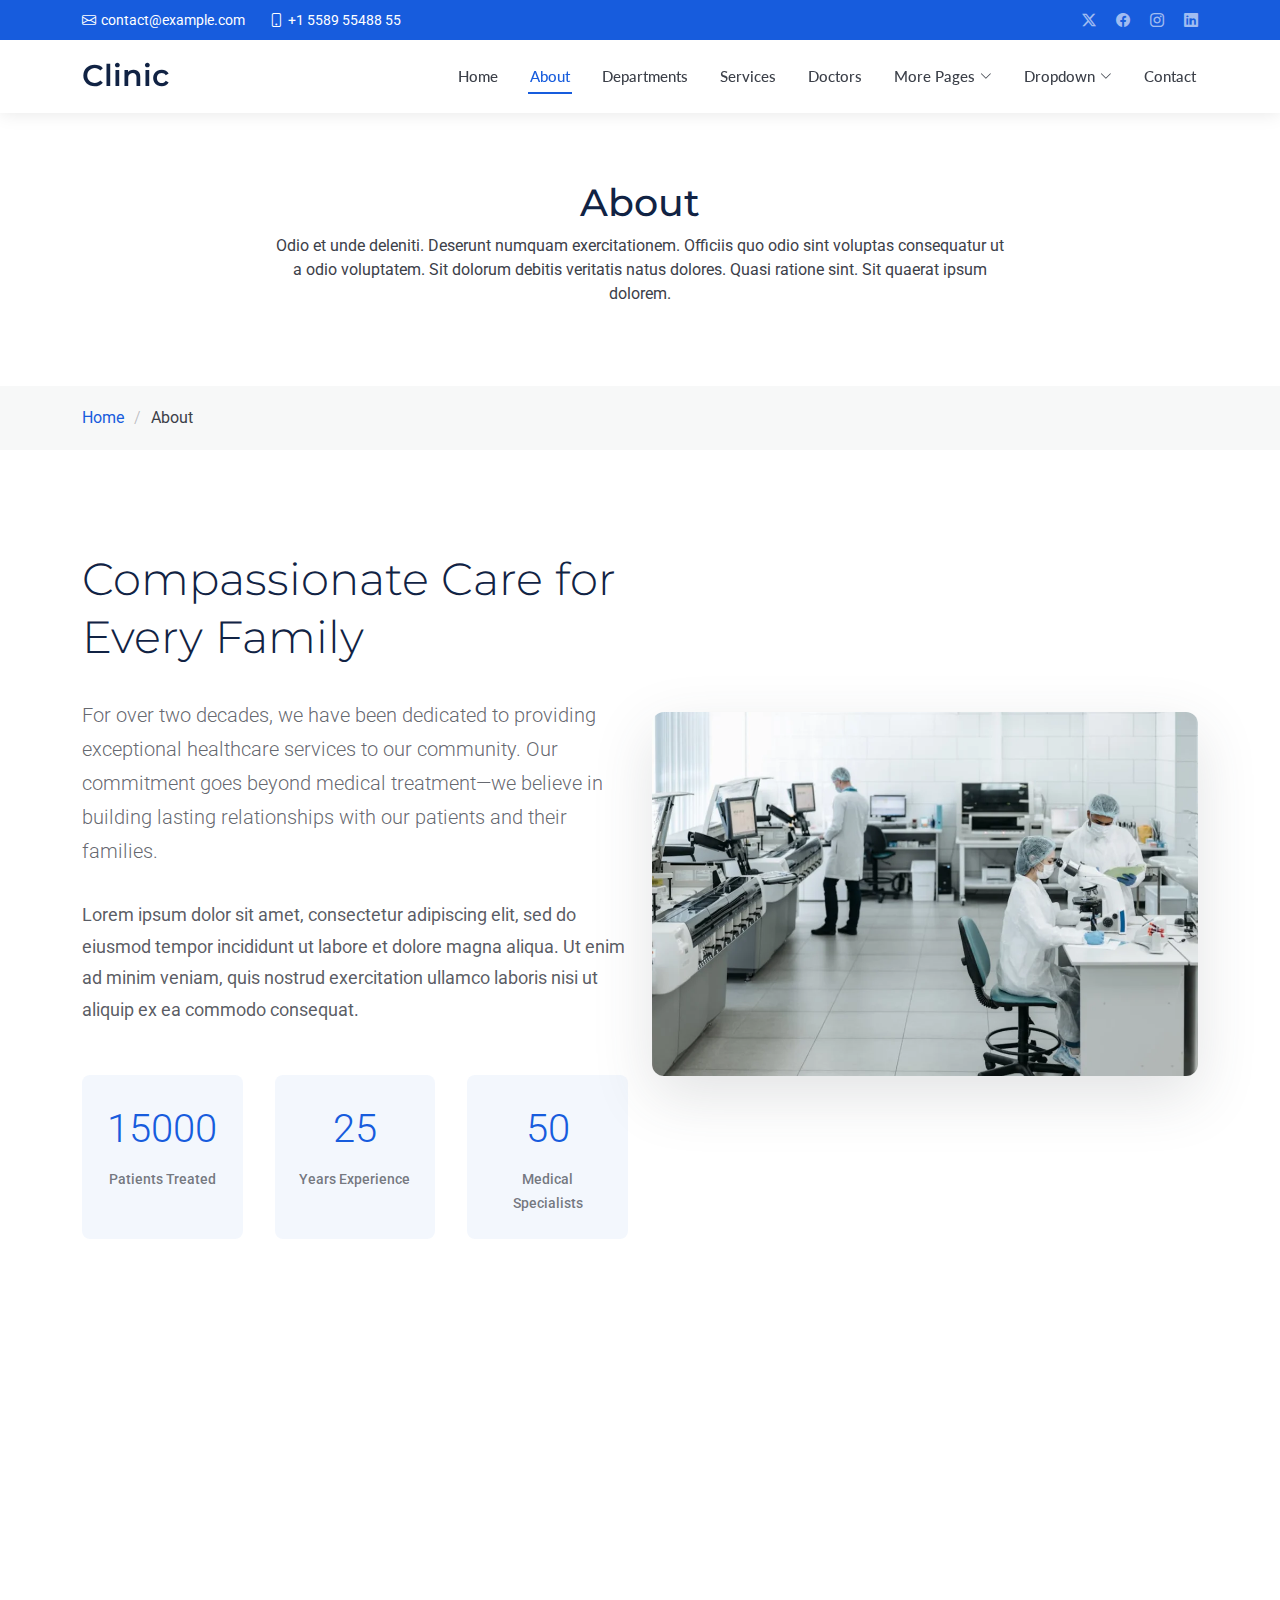
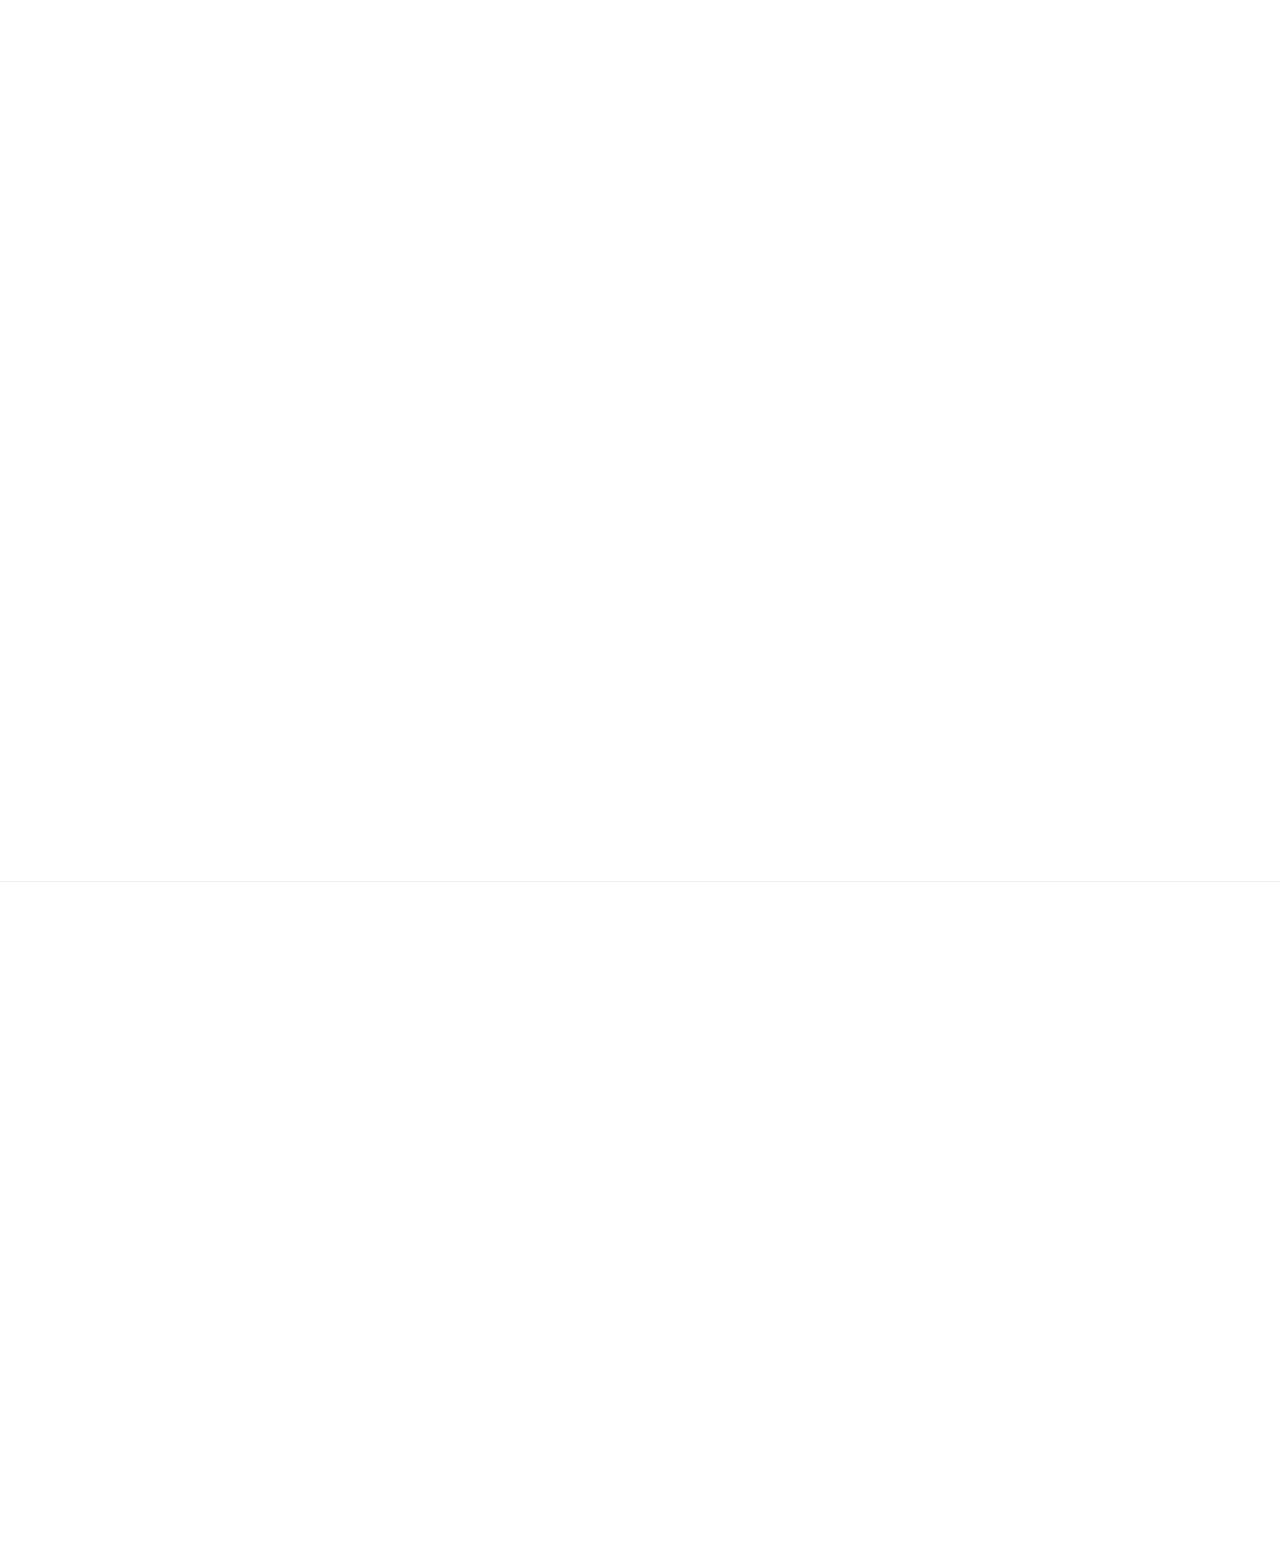
<file: Clinic/about.html>
<!DOCTYPE html>
<html lang="en">

<head>
  <meta charset="utf-8">
  <meta content="width=device-width, initial-scale=1.0" name="viewport">
  <title>About - Clinic Bootstrap Template</title>
  <meta name="description" content="">
  <meta name="keywords" content="">

  <!-- Favicons -->
  <link href="assets/img/favicon.png" rel="icon">
  <link href="assets/img/apple-touch-icon.png" rel="apple-touch-icon">

  <!-- Fonts -->
  <link href="https://fonts.googleapis.com" rel="preconnect">
  <link href="https://fonts.gstatic.com" rel="preconnect" crossorigin>
  <link href="https://fonts.googleapis.com/css2?family=Roboto:ital,wght@0,100;0,300;0,400;0,500;0,700;0,900;1,100;1,300;1,400;1,500;1,700;1,900&family=Montserrat:ital,wght@0,100;0,200;0,300;0,400;0,500;0,600;0,700;0,800;0,900;1,100;1,200;1,300;1,400;1,500;1,600;1,700;1,800;1,900&family=Lato:ital,wght@0,100;0,300;0,400;0,700;0,900;1,100;1,300;1,400;1,700;1,900&display=swap" rel="stylesheet">

  <!-- Vendor CSS Files -->
  <link href="assets/vendor/bootstrap/css/bootstrap.min.css" rel="stylesheet">
  <link href="assets/vendor/bootstrap-icons/bootstrap-icons.css" rel="stylesheet">
  <link href="assets/vendor/aos/aos.css" rel="stylesheet">
  <link href="assets/vendor/glightbox/css/glightbox.min.css" rel="stylesheet">
  <link href="assets/vendor/fontawesome-free/css/all.min.css" rel="stylesheet">
  <link href="assets/vendor/swiper/swiper-bundle.min.css" rel="stylesheet">

  <!-- Main CSS File -->
  <link href="assets/css/main.css" rel="stylesheet">

  <!-- =======================================================
  * Template Name: Clinic
  * Template URL: https://bootstrapmade.com/clinic-bootstrap-template/
  * Updated: Jul 23 2025 with Bootstrap v5.3.7
  * Author: BootstrapMade.com
  * License: https://bootstrapmade.com/license/
  ======================================================== -->
</head>

<body class="about-page">

  <header id="header" class="header fixed-top">

    <div class="topbar d-flex align-items-center dark-background">
      <div class="container d-flex justify-content-center justify-content-md-between">
        <div class="contact-info d-flex align-items-center">
          <i class="bi bi-envelope d-flex align-items-center"><a href="mailto:contact@example.com">contact@example.com</a></i>
          <i class="bi bi-phone d-flex align-items-center ms-4"><span>+1 5589 55488 55</span></i>
        </div>
        <div class="social-links d-none d-md-flex align-items-center">
          <a href="#" class="twitter"><i class="bi bi-twitter-x"></i></a>
          <a href="#" class="facebook"><i class="bi bi-facebook"></i></a>
          <a href="#" class="instagram"><i class="bi bi-instagram"></i></a>
          <a href="#" class="linkedin"><i class="bi bi-linkedin"></i></a>
        </div>
      </div>
    </div><!-- End Top Bar -->

    <div class="branding d-flex align-items-cente">

      <div class="container position-relative d-flex align-items-center justify-content-between">
        <a href="index.html" class="logo d-flex align-items-center">
          <!-- Uncomment the line below if you also wish to use an image logo -->
          <!-- <img src="assets/img/logo.webp" alt=""> -->
          <h1 class="sitename">Clinic</h1>
        </a>

        <nav id="navmenu" class="navmenu">
          <ul>
            <li><a href="index.html">Home</a></li>
            <li><a href="about.html" class="active">About</a></li>
            <li><a href="departments.html">Departments</a></li>
            <li><a href="services.html">Services</a></li>
            <li><a href="doctors.html">Doctors</a></li>
            <li class="dropdown"><a href="#"><span>More Pages</span> <i class="bi bi-chevron-down toggle-dropdown"></i></a>
              <ul>
                <li><a href="department-details.html">Department Details</a></li>
                <li><a href="service-details.html">Service Details</a></li>
                <li><a href="appointment.html">Appointment</a></li>
                <li><a href="testimonials.html">Testimonials</a></li>
                <li><a href="faq.html">Frequently Asked Questions</a></li>
                <li><a href="gallery.html">Gallery</a></li>
                <li><a href="terms.html">Terms</a></li>
                <li><a href="privacy.html">Privacy</a></li>
                <li><a href="404.html">404</a></li>
              </ul>
            </li>
            <li class="dropdown"><a href="#"><span>Dropdown</span> <i class="bi bi-chevron-down toggle-dropdown"></i></a>
              <ul>
                <li><a href="#">Dropdown 1</a></li>
                <li class="dropdown"><a href="#"><span>Deep Dropdown</span> <i class="bi bi-chevron-down toggle-dropdown"></i></a>
                  <ul>
                    <li><a href="#">Deep Dropdown 1</a></li>
                    <li><a href="#">Deep Dropdown 2</a></li>
                    <li><a href="#">Deep Dropdown 3</a></li>
                    <li><a href="#">Deep Dropdown 4</a></li>
                    <li><a href="#">Deep Dropdown 5</a></li>
                  </ul>
                </li>
                <li><a href="#">Dropdown 2</a></li>
                <li><a href="#">Dropdown 3</a></li>
                <li><a href="#">Dropdown 4</a></li>
              </ul>
            </li>
            <li><a href="contact.html">Contact</a></li>
          </ul>
          <i class="mobile-nav-toggle d-xl-none bi bi-list"></i>
        </nav>

      </div>

    </div>

  </header>

  <main class="main">

    <!-- Page Title -->
    <div class="page-title">
      <div class="heading">
        <div class="container">
          <div class="row d-flex justify-content-center text-center">
            <div class="col-lg-8">
              <h1 class="heading-title">About</h1>
              <p class="mb-0">
                Odio et unde deleniti. Deserunt numquam exercitationem. Officiis quo
                odio sint voluptas consequatur ut a odio voluptatem. Sit dolorum
                debitis veritatis natus dolores. Quasi ratione sint. Sit quaerat
                ipsum dolorem.
              </p>
            </div>
          </div>
        </div>
      </div>
      <nav class="breadcrumbs">
        <div class="container">
          <ol>
            <li><a href="index.html">Home</a></li>
            <li class="current">About</li>
          </ol>
        </div>
      </nav>
    </div><!-- End Page Title -->

    <!-- About Section -->
    <section id="about" class="about section">

      <div class="container" data-aos="fade-up" data-aos-delay="100">

        <div class="row align-items-center">
          <div class="col-lg-6" data-aos="fade-right" data-aos-delay="100">
            <div class="about-content">
              <h2>Compassionate Care for Every Family</h2>
              <p class="lead">For over two decades, we have been dedicated to providing exceptional healthcare services to our community. Our commitment goes beyond medical treatment—we believe in building lasting relationships with our patients and their families.</p>

              <p>Lorem ipsum dolor sit amet, consectetur adipiscing elit, sed do eiusmod tempor incididunt ut labore et dolore magna aliqua. Ut enim ad minim veniam, quis nostrud exercitation ullamco laboris nisi ut aliquip ex ea commodo consequat.</p>

              <div class="stats-grid">
                <div class="stat-item">
                  <span class="stat-number" data-purecounter-start="0" data-purecounter-end="15000" data-purecounter-duration="2">15000</span>
                  <span class="stat-label">Patients Treated</span>
                </div>
                <div class="stat-item">
                  <span class="stat-number" data-purecounter-start="0" data-purecounter-end="25" data-purecounter-duration="2">25</span>
                  <span class="stat-label">Years Experience</span>
                </div>
                <div class="stat-item">
                  <span class="stat-number" data-purecounter-start="0" data-purecounter-end="50" data-purecounter-duration="2">50</span>
                  <span class="stat-label">Medical Specialists</span>
                </div>
              </div><!-- End Stats Grid -->
            </div><!-- End About Content -->
          </div>

          <div class="col-lg-6" data-aos="fade-left" data-aos-delay="200">
            <div class="image-wrapper">
              <img src="assets/img/health/facilities-6.webp" class="img-fluid main-image" alt="Healthcare facility">
              <div class="floating-image" data-aos="zoom-in" data-aos-delay="400">
                <img src="assets/img/health/staff-8.webp" class="img-fluid" alt="Medical team">
              </div>
            </div><!-- End Image Wrapper -->
          </div>
        </div>

        <div class="values-section" data-aos="fade-up" data-aos-delay="300">
          <div class="row">
            <div class="col-lg-12 text-center">
              <h3>Our Core Values</h3>
              <p class="section-description">These principles guide everything we do in our commitment to exceptional healthcare</p>
            </div>
          </div>

          <div class="row">
            <div class="col-lg-3 col-md-6" data-aos="fade-up" data-aos-delay="100">
              <div class="value-item">
                <div class="value-icon">
                  <i class="bi bi-heart-pulse"></i>
                </div>
                <h4>Compassion</h4>
                <p>Providing care with empathy and understanding for every patient's unique needs and circumstances.</p>
              </div>
            </div>

            <div class="col-lg-3 col-md-6" data-aos="fade-up" data-aos-delay="200">
              <div class="value-item">
                <div class="value-icon">
                  <i class="bi bi-shield-check"></i>
                </div>
                <h4>Excellence</h4>
                <p>Maintaining the highest standards of medical care through continuous learning and innovation.</p>
              </div>
            </div>

            <div class="col-lg-3 col-md-6" data-aos="fade-up" data-aos-delay="300">
              <div class="value-item">
                <div class="value-icon">
                  <i class="bi bi-people"></i>
                </div>
                <h4>Integrity</h4>
                <p>Building trust through honest communication and ethical practices in all our interactions.</p>
              </div>
            </div>

            <div class="col-lg-3 col-md-6" data-aos="fade-up" data-aos-delay="400">
              <div class="value-item">
                <div class="value-icon">
                  <i class="bi bi-lightbulb"></i>
                </div>
                <h4>Innovation</h4>
                <p>Embracing cutting-edge technology and treatments to improve patient outcomes.</p>
              </div>
            </div>
          </div><!-- End Values Row -->
        </div><!-- End Values Section -->

        <div class="certifications-section" data-aos="fade-up" data-aos-delay="400">
          <div class="row">
            <div class="col-lg-12 text-center">
              <h3>Accreditations &amp; Certifications</h3>
              <p class="section-description">Recognized by leading healthcare organizations for our commitment to quality care</p>
            </div>
          </div>

          <div class="row justify-content-center">
            <div class="col-lg-2 col-md-3 col-sm-4 col-6" data-aos="zoom-in" data-aos-delay="100">
              <div class="certification-item">
                <img src="assets/img/clients/clients-1.webp" class="img-fluid" alt="Healthcare certification">
              </div>
            </div>
            <div class="col-lg-2 col-md-3 col-sm-4 col-6" data-aos="zoom-in" data-aos-delay="200">
              <div class="certification-item">
                <img src="assets/img/clients/clients-2.webp" class="img-fluid" alt="Medical accreditation">
              </div>
            </div>
            <div class="col-lg-2 col-md-3 col-sm-4 col-6" data-aos="zoom-in" data-aos-delay="300">
              <div class="certification-item">
                <img src="assets/img/clients/clients-3.webp" class="img-fluid" alt="Healthcare certification">
              </div>
            </div>
            <div class="col-lg-2 col-md-3 col-sm-4 col-6" data-aos="zoom-in" data-aos-delay="400">
              <div class="certification-item">
                <img src="assets/img/clients/clients-4.webp" class="img-fluid" alt="Medical certification">
              </div>
            </div>
            <div class="col-lg-2 col-md-3 col-sm-4 col-6" data-aos="zoom-in" data-aos-delay="500">
              <div class="certification-item">
                <img src="assets/img/clients/clients-5.webp" class="img-fluid" alt="Healthcare accreditation">
              </div>
            </div>
          </div><!-- End Certifications Row -->
        </div><!-- End Certifications Section -->

      </div>

    </section><!-- /About Section -->

  </main>

  <footer id="footer" class="footer-16 footer position-relative">

    <div class="container">

      <div class="footer-main" data-aos="fade-up" data-aos-delay="100">
        <div class="row align-items-start">

          <div class="col-lg-5">
            <div class="brand-section">
              <a href="index.html" class="logo d-flex align-items-center mb-4">
                <span class="sitename">Clinic</span>
              </a>
              <p class="brand-description">Crafting exceptional digital experiences through thoughtful design and innovative solutions that elevate your brand presence.</p>

              <div class="contact-info mt-5">
                <div class="contact-item">
                  <i class="bi bi-geo-alt"></i>
                  <span>123 Creative Boulevard, Design District, NY 10012</span>
                </div>
                <div class="contact-item">
                  <i class="bi bi-telephone"></i>
                  <span>+1 (555) 987-6543</span>
                </div>
                <div class="contact-item">
                  <i class="bi bi-envelope"></i>
                  <span>hello@designstudio.com</span>
                </div>
              </div>
            </div>
          </div>

          <div class="col-lg-7">
            <div class="footer-nav-wrapper">
              <div class="row">

                <div class="col-6 col-lg-3">
                  <div class="nav-column">
                    <h6>Studio</h6>
                    <nav class="footer-nav">
                      <a href="#">Our Story</a>
                      <a href="#">Design Process</a>
                      <a href="#">Portfolio</a>
                      <a href="#">Case Studies</a>
                      <a href="#">Awards</a>
                    </nav>
                  </div>
                </div>

                <div class="col-6 col-lg-3">
                  <div class="nav-column">
                    <h6>Services</h6>
                    <nav class="footer-nav">
                      <a href="#">Brand Identity</a>
                      <a href="#">Web Design</a>
                      <a href="#">Mobile Apps</a>
                      <a href="#">Digital Strategy</a>
                      <a href="#">Consultation</a>
                    </nav>
                  </div>
                </div>

                <div class="col-6 col-lg-3">
                  <div class="nav-column">
                    <h6>Resources</h6>
                    <nav class="footer-nav">
                      <a href="#">Design Blog</a>
                      <a href="#">Style Guide</a>
                      <a href="#">Free Assets</a>
                      <a href="#">Tutorials</a>
                      <a href="#">Inspiration</a>
                    </nav>
                  </div>
                </div>

                <div class="col-6 col-lg-3">
                  <div class="nav-column">
                    <h6>Connect</h6>
                    <nav class="footer-nav">
                      <a href="#">Start Project</a>
                      <a href="#">Schedule Call</a>
                      <a href="#">Join Newsletter</a>
                      <a href="#">Follow Updates</a>
                      <a href="#">Partnership</a>
                    </nav>
                  </div>
                </div>

              </div>
            </div>
          </div>

        </div>
      </div>

    </div>

    <div class="footer-bottom">
      <div class="container">
        <div class="bottom-content" data-aos="fade-up" data-aos-delay="300">
          <div class="row align-items-center">

            <div class="col-lg-6">
              <div class="copyright">
                <p>© <span class="sitename">Clinic</span>. All rights reserved.</p>
              </div>
            </div>

            <div class="col-lg-6">
              <div class="legal-links">
                <a href="#">Privacy Policy</a>
                <a href="#">Terms of Service</a>
                <a href="#">Cookie Policy</a>
                <div class="credits">
                  <!-- All the links in the footer should remain intact. -->
                  <!-- You can delete the links only if you've purchased the pro version. -->
                  <!-- Licensing information: https://bootstrapmade.com/license/ -->
                  <!-- Purchase the pro version with working PHP/AJAX contact form: [buy-url] -->
                  Designed by <a href="https://bootstrapmade.com/">BootstrapMade</a>
                </div>
              </div>
            </div>

          </div>
        </div>
      </div>
    </div>

  </footer>

  <!-- Scroll Top -->
  <a href="#" id="scroll-top" class="scroll-top d-flex align-items-center justify-content-center"><i class="bi bi-arrow-up-short"></i></a>

  <!-- Preloader -->
  <div id="preloader"></div>

  <!-- Vendor JS Files -->
  <script src="assets/vendor/bootstrap/js/bootstrap.bundle.min.js"></script>
  <script src="assets/vendor/php-email-form/validate.js"></script>
  <script src="assets/vendor/aos/aos.js"></script>
  <script src="assets/vendor/glightbox/js/glightbox.min.js"></script>
  <script src="assets/vendor/purecounter/purecounter_vanilla.js"></script>
  <script src="assets/vendor/swiper/swiper-bundle.min.js"></script>

  <!-- Main JS File -->
  <script src="assets/js/main.js"></script>

</body>

</html>
</file>
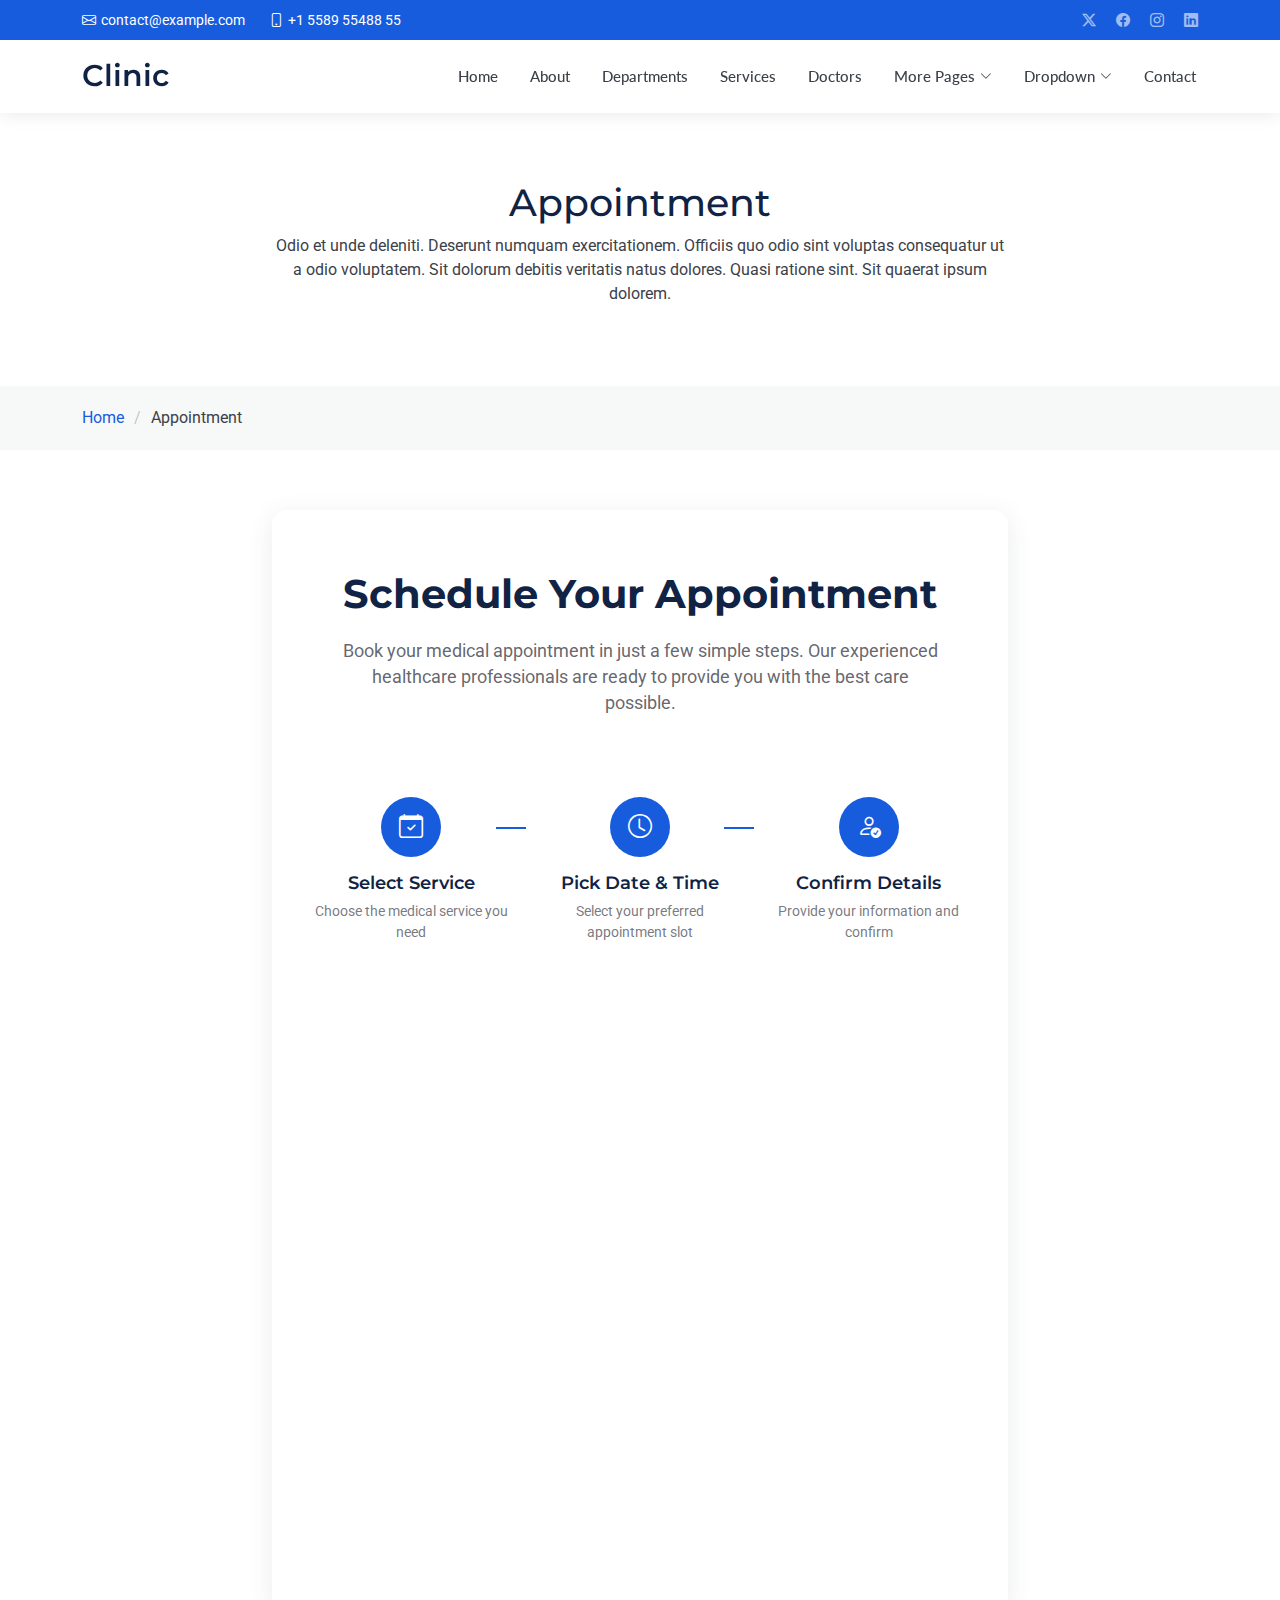
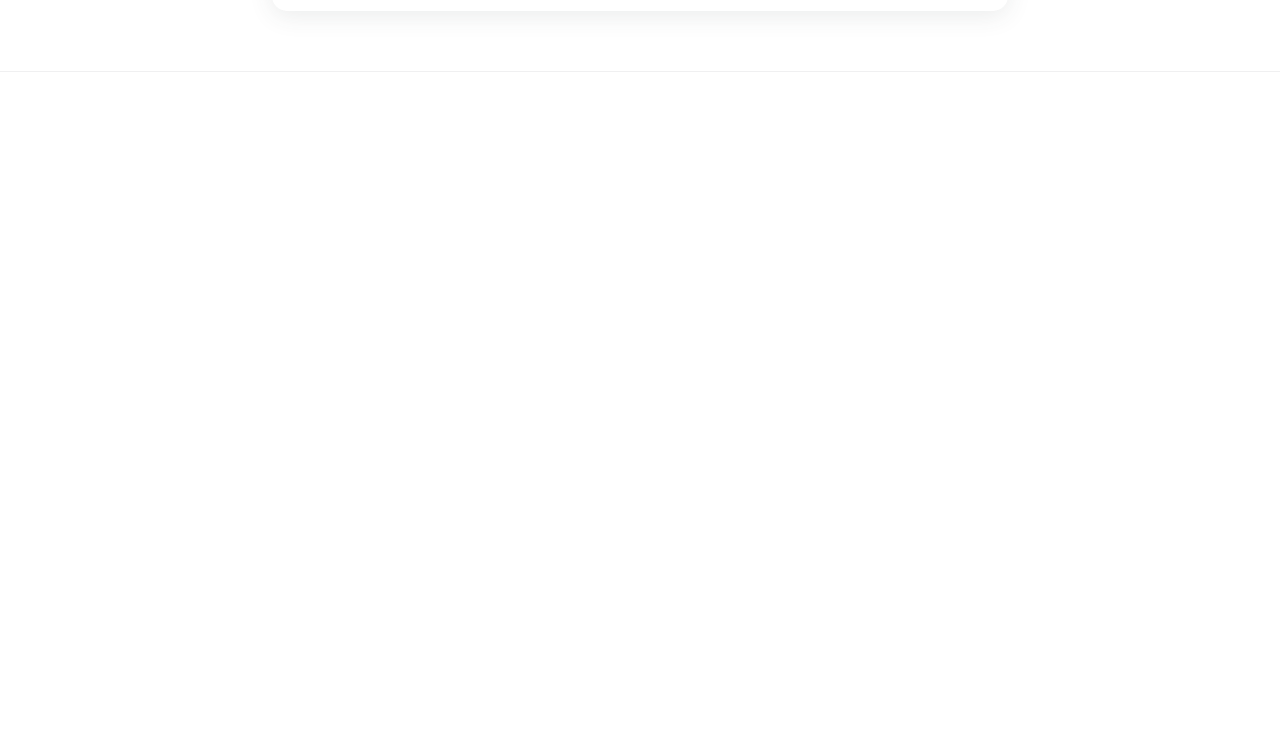
<file: Clinic/appointment.html>
<!DOCTYPE html>
<html lang="en">

<head>
  <meta charset="utf-8">
  <meta content="width=device-width, initial-scale=1.0" name="viewport">
  <title>Appointment - Clinic Bootstrap Template</title>
  <meta name="description" content="">
  <meta name="keywords" content="">

  <!-- Favicons -->
  <link href="assets/img/favicon.png" rel="icon">
  <link href="assets/img/apple-touch-icon.png" rel="apple-touch-icon">

  <!-- Fonts -->
  <link href="https://fonts.googleapis.com" rel="preconnect">
  <link href="https://fonts.gstatic.com" rel="preconnect" crossorigin>
  <link href="https://fonts.googleapis.com/css2?family=Roboto:ital,wght@0,100;0,300;0,400;0,500;0,700;0,900;1,100;1,300;1,400;1,500;1,700;1,900&family=Montserrat:ital,wght@0,100;0,200;0,300;0,400;0,500;0,600;0,700;0,800;0,900;1,100;1,200;1,300;1,400;1,500;1,600;1,700;1,800;1,900&family=Lato:ital,wght@0,100;0,300;0,400;0,700;0,900;1,100;1,300;1,400;1,700;1,900&display=swap" rel="stylesheet">

  <!-- Vendor CSS Files -->
  <link href="assets/vendor/bootstrap/css/bootstrap.min.css" rel="stylesheet">
  <link href="assets/vendor/bootstrap-icons/bootstrap-icons.css" rel="stylesheet">
  <link href="assets/vendor/aos/aos.css" rel="stylesheet">
  <link href="assets/vendor/glightbox/css/glightbox.min.css" rel="stylesheet">
  <link href="assets/vendor/fontawesome-free/css/all.min.css" rel="stylesheet">
  <link href="assets/vendor/swiper/swiper-bundle.min.css" rel="stylesheet">

  <!-- Main CSS File -->
  <link href="assets/css/main.css" rel="stylesheet">

  <!-- =======================================================
  * Template Name: Clinic
  * Template URL: https://bootstrapmade.com/clinic-bootstrap-template/
  * Updated: Jul 23 2025 with Bootstrap v5.3.7
  * Author: BootstrapMade.com
  * License: https://bootstrapmade.com/license/
  ======================================================== -->
</head>

<body class="appointment-page">

  <header id="header" class="header fixed-top">

    <div class="topbar d-flex align-items-center dark-background">
      <div class="container d-flex justify-content-center justify-content-md-between">
        <div class="contact-info d-flex align-items-center">
          <i class="bi bi-envelope d-flex align-items-center"><a href="mailto:contact@example.com">contact@example.com</a></i>
          <i class="bi bi-phone d-flex align-items-center ms-4"><span>+1 5589 55488 55</span></i>
        </div>
        <div class="social-links d-none d-md-flex align-items-center">
          <a href="#" class="twitter"><i class="bi bi-twitter-x"></i></a>
          <a href="#" class="facebook"><i class="bi bi-facebook"></i></a>
          <a href="#" class="instagram"><i class="bi bi-instagram"></i></a>
          <a href="#" class="linkedin"><i class="bi bi-linkedin"></i></a>
        </div>
      </div>
    </div><!-- End Top Bar -->

    <div class="branding d-flex align-items-cente">

      <div class="container position-relative d-flex align-items-center justify-content-between">
        <a href="index.html" class="logo d-flex align-items-center">
          <!-- Uncomment the line below if you also wish to use an image logo -->
          <!-- <img src="assets/img/logo.webp" alt=""> -->
          <h1 class="sitename">Clinic</h1>
        </a>

        <nav id="navmenu" class="navmenu">
          <ul>
            <li><a href="index.html">Home</a></li>
            <li><a href="about.html">About</a></li>
            <li><a href="departments.html">Departments</a></li>
            <li><a href="services.html">Services</a></li>
            <li><a href="doctors.html">Doctors</a></li>
            <li class="dropdown"><a href="#"><span>More Pages</span> <i class="bi bi-chevron-down toggle-dropdown"></i></a>
              <ul>
                <li><a href="department-details.html">Department Details</a></li>
                <li><a href="service-details.html">Service Details</a></li>
                <li><a href="appointment.html" class="active">Appointment</a></li>
                <li><a href="testimonials.html">Testimonials</a></li>
                <li><a href="faq.html">Frequently Asked Questions</a></li>
                <li><a href="gallery.html">Gallery</a></li>
                <li><a href="terms.html">Terms</a></li>
                <li><a href="privacy.html">Privacy</a></li>
                <li><a href="404.html">404</a></li>
              </ul>
            </li>
            <li class="dropdown"><a href="#"><span>Dropdown</span> <i class="bi bi-chevron-down toggle-dropdown"></i></a>
              <ul>
                <li><a href="#">Dropdown 1</a></li>
                <li class="dropdown"><a href="#"><span>Deep Dropdown</span> <i class="bi bi-chevron-down toggle-dropdown"></i></a>
                  <ul>
                    <li><a href="#">Deep Dropdown 1</a></li>
                    <li><a href="#">Deep Dropdown 2</a></li>
                    <li><a href="#">Deep Dropdown 3</a></li>
                    <li><a href="#">Deep Dropdown 4</a></li>
                    <li><a href="#">Deep Dropdown 5</a></li>
                  </ul>
                </li>
                <li><a href="#">Dropdown 2</a></li>
                <li><a href="#">Dropdown 3</a></li>
                <li><a href="#">Dropdown 4</a></li>
              </ul>
            </li>
            <li><a href="contact.html">Contact</a></li>
          </ul>
          <i class="mobile-nav-toggle d-xl-none bi bi-list"></i>
        </nav>

      </div>

    </div>

  </header>

  <main class="main">

    <!-- Page Title -->
    <div class="page-title">
      <div class="heading">
        <div class="container">
          <div class="row d-flex justify-content-center text-center">
            <div class="col-lg-8">
              <h1 class="heading-title">Appointment</h1>
              <p class="mb-0">
                Odio et unde deleniti. Deserunt numquam exercitationem. Officiis quo
                odio sint voluptas consequatur ut a odio voluptatem. Sit dolorum
                debitis veritatis natus dolores. Quasi ratione sint. Sit quaerat
                ipsum dolorem.
              </p>
            </div>
          </div>
        </div>
      </div>
      <nav class="breadcrumbs">
        <div class="container">
          <ol>
            <li><a href="index.html">Home</a></li>
            <li class="current">Appointment</li>
          </ol>
        </div>
      </nav>
    </div><!-- End Page Title -->

    <!-- Appointmnet Section -->
    <section id="appointmnet" class="appointmnet section">

      <div class="container" data-aos="fade-up" data-aos-delay="100">

        <div class="row">
          <div class="col-lg-8 mx-auto">
            <div class="booking-wrapper">
              <div class="booking-header text-center" data-aos="fade-up" data-aos-delay="200">
                <h2>Schedule Your Appointment</h2>
                <p>Book your medical appointment in just a few simple steps. Our experienced healthcare professionals are ready to provide you with the best care possible.</p>
              </div>

              <div class="booking-steps" data-aos="fade-up" data-aos-delay="300">
                <div class="step">
                  <div class="step-icon">
                    <i class="bi bi-calendar-check"></i>
                  </div>
                  <div class="step-content">
                    <h4>Select Service</h4>
                    <p>Choose the medical service you need</p>
                  </div>
                </div>
                <div class="step">
                  <div class="step-icon">
                    <i class="bi bi-clock"></i>
                  </div>
                  <div class="step-content">
                    <h4>Pick Date &amp; Time</h4>
                    <p>Select your preferred appointment slot</p>
                  </div>
                </div>
                <div class="step">
                  <div class="step-icon">
                    <i class="bi bi-person-check"></i>
                  </div>
                  <div class="step-content">
                    <h4>Confirm Details</h4>
                    <p>Provide your information and confirm</p>
                  </div>
                </div>
              </div>

              <div class="appointment-form" data-aos="fade-up" data-aos-delay="400">
                <form action="forms/book-appointment.php" method="post" class="php-email-form">
                  <div class="row gy-4">
                    <div class="col-md-6">
                      <input type="text" name="name" class="form-control" placeholder="Full Name" required="">
                    </div>
                    <div class="col-md-6">
                      <input type="email" name="email" class="form-control" placeholder="Email Address" required="">
                    </div>
                    <div class="col-md-6">
                      <input type="tel" name="phone" class="form-control" placeholder="Phone Number" required="">
                    </div>
                    <div class="col-md-6">
                      <select name="department" class="form-select" required="">
                        <option value="">Select Department</option>
                        <option value="general">General Consultation</option>
                        <option value="cardiology">Cardiology</option>
                        <option value="neurology">Neurology</option>
                        <option value="orthopedics">Orthopedics</option>
                        <option value="pediatrics">Pediatrics</option>
                        <option value="dermatology">Dermatology</option>
                        <option value="oncology">Oncology</option>
                      </select>
                    </div>
                    <div class="col-md-6">
                      <input type="date" name="date" class="form-control" required="">
                    </div>
                    <div class="col-md-6">
                      <select name="doctor" class="form-select" required="">
                        <option value="">Select Doctor</option>
                        <option value="dr-sarah-johnson">Dr. Sarah Johnson</option>
                        <option value="dr-michael-chen">Dr. Michael Chen</option>
                        <option value="dr-emily-davis">Dr. Emily Davis</option>
                        <option value="dr-robert-smith">Dr. Robert Smith</option>
                        <option value="dr-lisa-brown">Dr. Lisa Brown</option>
                        <option value="dr-david-wilson">Dr. David Wilson</option>
                        <option value="dr-maria-rodriguez">Dr. Maria Rodriguez</option>
                      </select>
                    </div>
                    <div class="col-12">
                      <textarea name="message" class="form-control" rows="4" placeholder="Additional notes or symptoms (optional)"></textarea>
                    </div>
                    <div class="col-12">
                      <div class="loading">Loading</div>
                      <div class="error-message"></div>
                      <div class="sent-message">Your appointment has been scheduled. Thank you!</div>
                      <button type="submit" class="btn-book">Book Appointment Now</button>
                    </div>
                  </div>
                </form>
              </div>

              <div class="emergency-info" data-aos="fade-up" data-aos-delay="500">
                <p><i class="bi bi-exclamation-triangle"></i> For medical emergencies, please call <strong>911</strong> or go to the nearest emergency room.</p>
              </div>

            </div>
          </div>
        </div>

      </div>

    </section><!-- /Appointmnet Section -->

  </main>

  <footer id="footer" class="footer-16 footer position-relative">

    <div class="container">

      <div class="footer-main" data-aos="fade-up" data-aos-delay="100">
        <div class="row align-items-start">

          <div class="col-lg-5">
            <div class="brand-section">
              <a href="index.html" class="logo d-flex align-items-center mb-4">
                <span class="sitename">Clinic</span>
              </a>
              <p class="brand-description">Crafting exceptional digital experiences through thoughtful design and innovative solutions that elevate your brand presence.</p>

              <div class="contact-info mt-5">
                <div class="contact-item">
                  <i class="bi bi-geo-alt"></i>
                  <span>123 Creative Boulevard, Design District, NY 10012</span>
                </div>
                <div class="contact-item">
                  <i class="bi bi-telephone"></i>
                  <span>+1 (555) 987-6543</span>
                </div>
                <div class="contact-item">
                  <i class="bi bi-envelope"></i>
                  <span>hello@designstudio.com</span>
                </div>
              </div>
            </div>
          </div>

          <div class="col-lg-7">
            <div class="footer-nav-wrapper">
              <div class="row">

                <div class="col-6 col-lg-3">
                  <div class="nav-column">
                    <h6>Studio</h6>
                    <nav class="footer-nav">
                      <a href="#">Our Story</a>
                      <a href="#">Design Process</a>
                      <a href="#">Portfolio</a>
                      <a href="#">Case Studies</a>
                      <a href="#">Awards</a>
                    </nav>
                  </div>
                </div>

                <div class="col-6 col-lg-3">
                  <div class="nav-column">
                    <h6>Services</h6>
                    <nav class="footer-nav">
                      <a href="#">Brand Identity</a>
                      <a href="#">Web Design</a>
                      <a href="#">Mobile Apps</a>
                      <a href="#">Digital Strategy</a>
                      <a href="#">Consultation</a>
                    </nav>
                  </div>
                </div>

                <div class="col-6 col-lg-3">
                  <div class="nav-column">
                    <h6>Resources</h6>
                    <nav class="footer-nav">
                      <a href="#">Design Blog</a>
                      <a href="#">Style Guide</a>
                      <a href="#">Free Assets</a>
                      <a href="#">Tutorials</a>
                      <a href="#">Inspiration</a>
                    </nav>
                  </div>
                </div>

                <div class="col-6 col-lg-3">
                  <div class="nav-column">
                    <h6>Connect</h6>
                    <nav class="footer-nav">
                      <a href="#">Start Project</a>
                      <a href="#">Schedule Call</a>
                      <a href="#">Join Newsletter</a>
                      <a href="#">Follow Updates</a>
                      <a href="#">Partnership</a>
                    </nav>
                  </div>
                </div>

              </div>
            </div>
          </div>

        </div>
      </div>

    </div>

    <div class="footer-bottom">
      <div class="container">
        <div class="bottom-content" data-aos="fade-up" data-aos-delay="300">
          <div class="row align-items-center">

            <div class="col-lg-6">
              <div class="copyright">
                <p>© <span class="sitename">Clinic</span>. All rights reserved.</p>
              </div>
            </div>

            <div class="col-lg-6">
              <div class="legal-links">
                <a href="#">Privacy Policy</a>
                <a href="#">Terms of Service</a>
                <a href="#">Cookie Policy</a>
                <div class="credits">
                  <!-- All the links in the footer should remain intact. -->
                  <!-- You can delete the links only if you've purchased the pro version. -->
                  <!-- Licensing information: https://bootstrapmade.com/license/ -->
                  <!-- Purchase the pro version with working PHP/AJAX contact form: [buy-url] -->
                  Designed by <a href="https://bootstrapmade.com/">BootstrapMade</a>
                </div>
              </div>
            </div>

          </div>
        </div>
      </div>
    </div>

  </footer>

  <!-- Scroll Top -->
  <a href="#" id="scroll-top" class="scroll-top d-flex align-items-center justify-content-center"><i class="bi bi-arrow-up-short"></i></a>

  <!-- Preloader -->
  <div id="preloader"></div>

  <!-- Vendor JS Files -->
  <script src="assets/vendor/bootstrap/js/bootstrap.bundle.min.js"></script>
  <script src="assets/vendor/php-email-form/validate.js"></script>
  <script src="assets/vendor/aos/aos.js"></script>
  <script src="assets/vendor/glightbox/js/glightbox.min.js"></script>
  <script src="assets/vendor/purecounter/purecounter_vanilla.js"></script>
  <script src="assets/vendor/swiper/swiper-bundle.min.js"></script>

  <!-- Main JS File -->
  <script src="assets/js/main.js"></script>

</body>

</html>
</file>
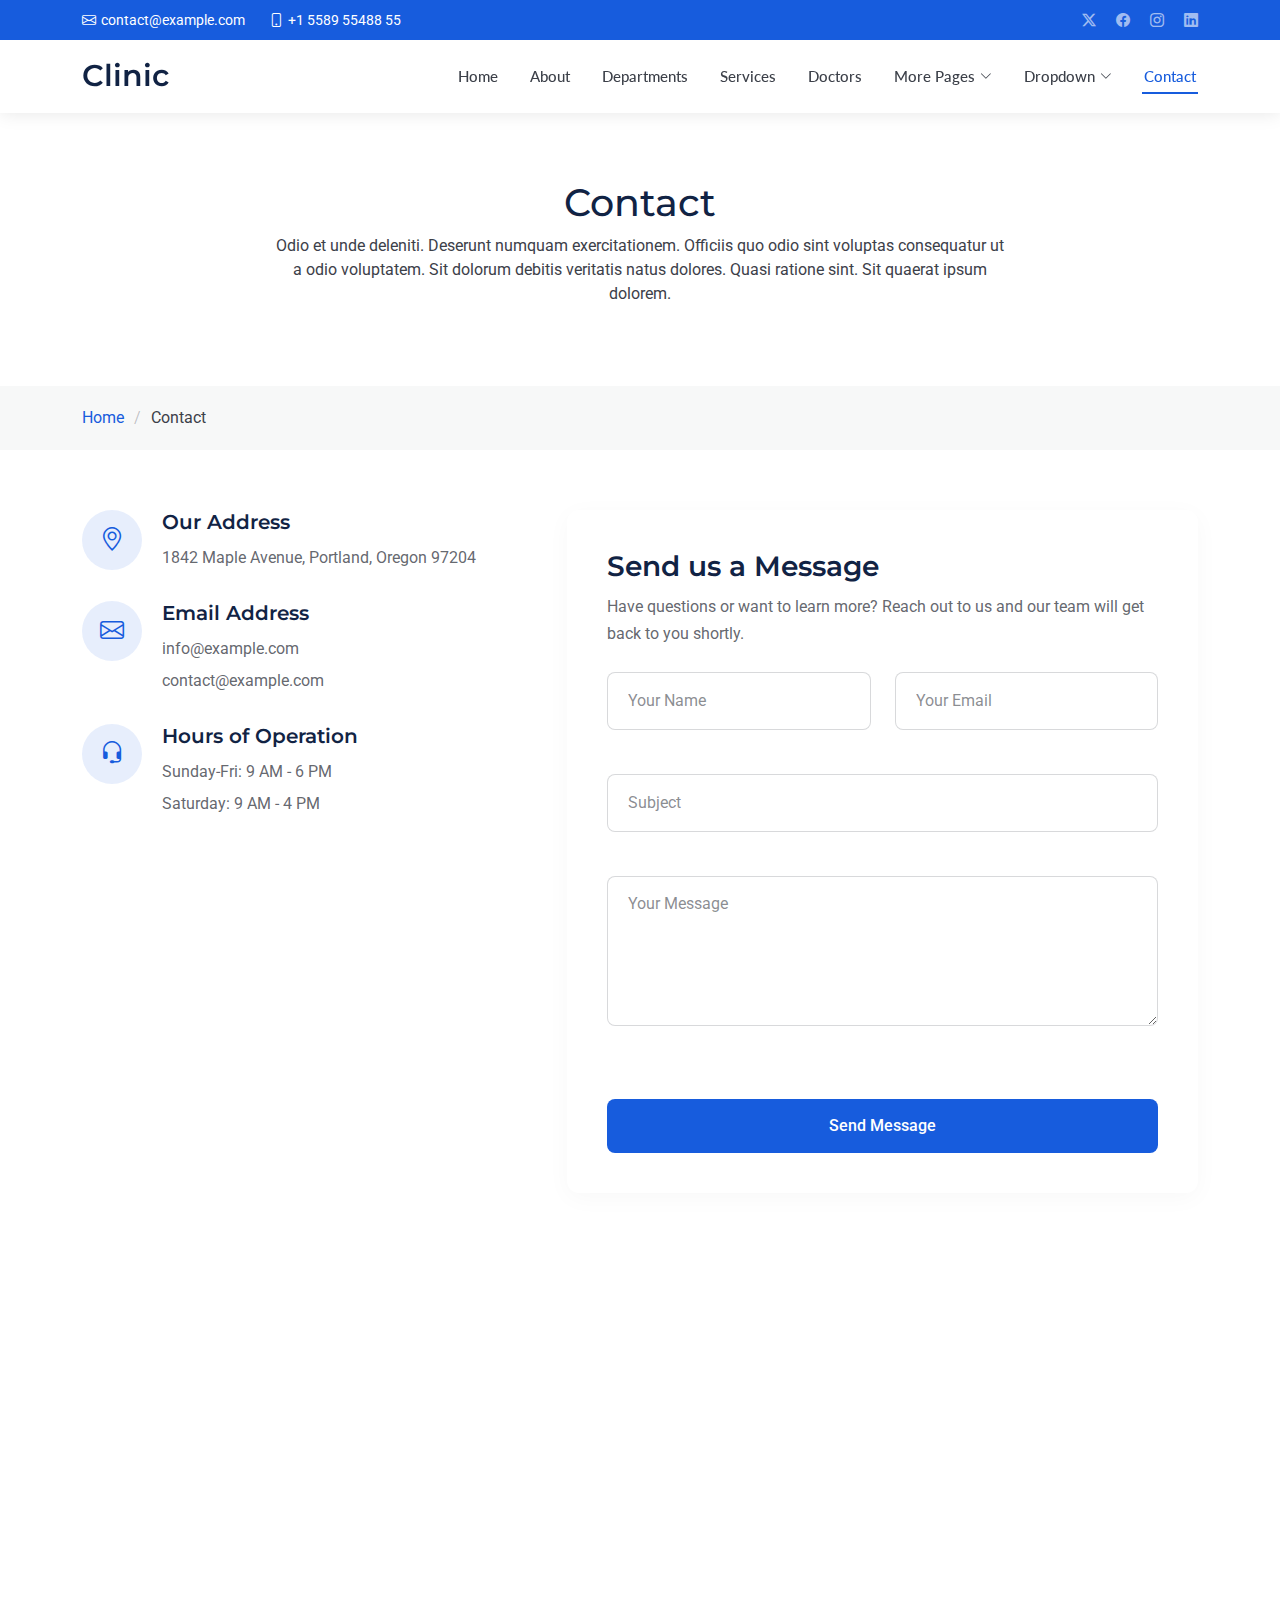
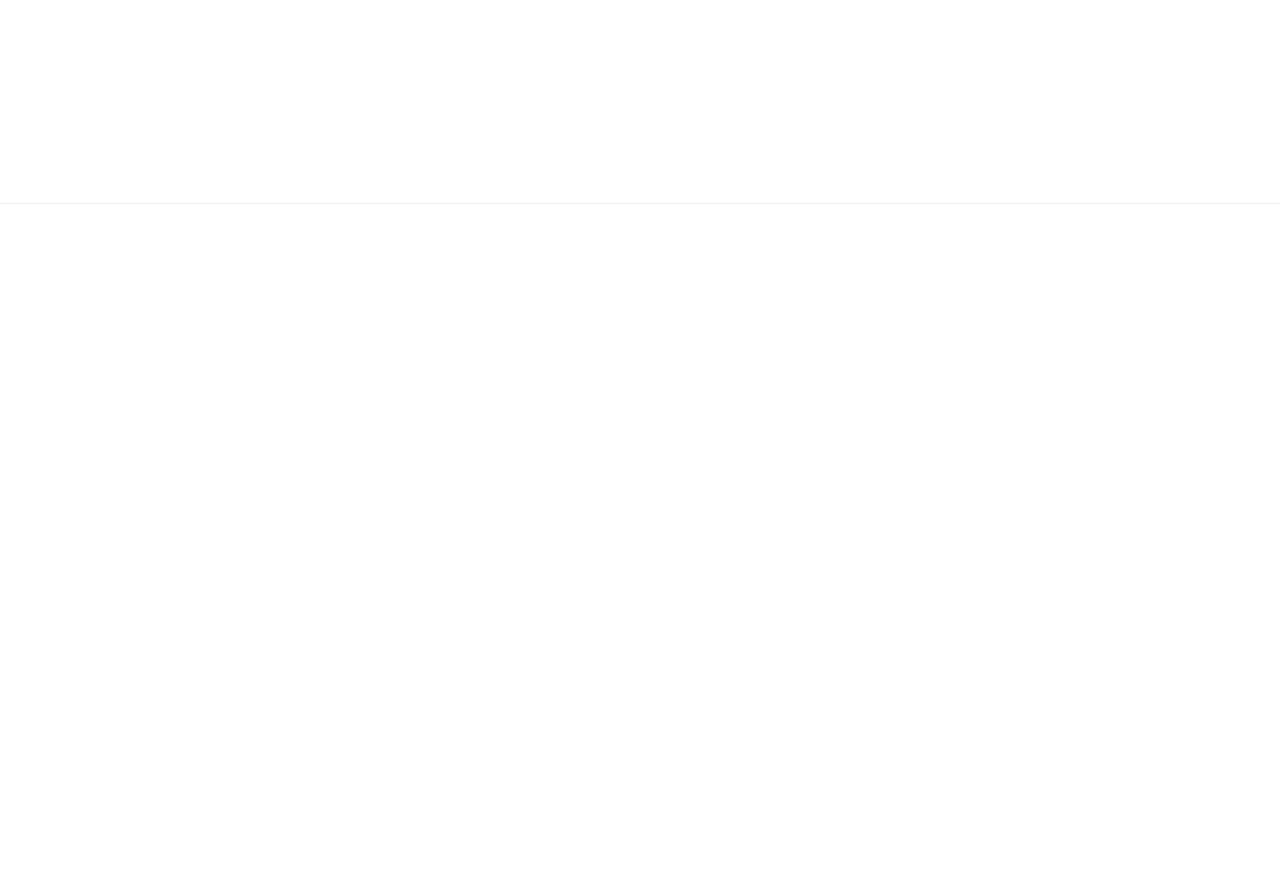
<file: Clinic/contact.html>
<!DOCTYPE html>
<html lang="en">

<head>
  <meta charset="utf-8">
  <meta content="width=device-width, initial-scale=1.0" name="viewport">
  <title>Contact - Clinic Bootstrap Template</title>
  <meta name="description" content="">
  <meta name="keywords" content="">

  <!-- Favicons -->
  <link href="assets/img/favicon.png" rel="icon">
  <link href="assets/img/apple-touch-icon.png" rel="apple-touch-icon">

  <!-- Fonts -->
  <link href="https://fonts.googleapis.com" rel="preconnect">
  <link href="https://fonts.gstatic.com" rel="preconnect" crossorigin>
  <link href="https://fonts.googleapis.com/css2?family=Roboto:ital,wght@0,100;0,300;0,400;0,500;0,700;0,900;1,100;1,300;1,400;1,500;1,700;1,900&family=Montserrat:ital,wght@0,100;0,200;0,300;0,400;0,500;0,600;0,700;0,800;0,900;1,100;1,200;1,300;1,400;1,500;1,600;1,700;1,800;1,900&family=Lato:ital,wght@0,100;0,300;0,400;0,700;0,900;1,100;1,300;1,400;1,700;1,900&display=swap" rel="stylesheet">

  <!-- Vendor CSS Files -->
  <link href="assets/vendor/bootstrap/css/bootstrap.min.css" rel="stylesheet">
  <link href="assets/vendor/bootstrap-icons/bootstrap-icons.css" rel="stylesheet">
  <link href="assets/vendor/aos/aos.css" rel="stylesheet">
  <link href="assets/vendor/glightbox/css/glightbox.min.css" rel="stylesheet">
  <link href="assets/vendor/fontawesome-free/css/all.min.css" rel="stylesheet">
  <link href="assets/vendor/swiper/swiper-bundle.min.css" rel="stylesheet">

  <!-- Main CSS File -->
  <link href="assets/css/main.css" rel="stylesheet">

  <!-- =======================================================
  * Template Name: Clinic
  * Template URL: https://bootstrapmade.com/clinic-bootstrap-template/
  * Updated: Jul 23 2025 with Bootstrap v5.3.7
  * Author: BootstrapMade.com
  * License: https://bootstrapmade.com/license/
  ======================================================== -->
</head>

<body class="contact-page">

  <header id="header" class="header fixed-top">

    <div class="topbar d-flex align-items-center dark-background">
      <div class="container d-flex justify-content-center justify-content-md-between">
        <div class="contact-info d-flex align-items-center">
          <i class="bi bi-envelope d-flex align-items-center"><a href="mailto:contact@example.com">contact@example.com</a></i>
          <i class="bi bi-phone d-flex align-items-center ms-4"><span>+1 5589 55488 55</span></i>
        </div>
        <div class="social-links d-none d-md-flex align-items-center">
          <a href="#" class="twitter"><i class="bi bi-twitter-x"></i></a>
          <a href="#" class="facebook"><i class="bi bi-facebook"></i></a>
          <a href="#" class="instagram"><i class="bi bi-instagram"></i></a>
          <a href="#" class="linkedin"><i class="bi bi-linkedin"></i></a>
        </div>
      </div>
    </div><!-- End Top Bar -->

    <div class="branding d-flex align-items-cente">

      <div class="container position-relative d-flex align-items-center justify-content-between">
        <a href="index.html" class="logo d-flex align-items-center">
          <!-- Uncomment the line below if you also wish to use an image logo -->
          <!-- <img src="assets/img/logo.webp" alt=""> -->
          <h1 class="sitename">Clinic</h1>
        </a>

        <nav id="navmenu" class="navmenu">
          <ul>
            <li><a href="index.html">Home</a></li>
            <li><a href="about.html">About</a></li>
            <li><a href="departments.html">Departments</a></li>
            <li><a href="services.html">Services</a></li>
            <li><a href="doctors.html">Doctors</a></li>
            <li class="dropdown"><a href="#"><span>More Pages</span> <i class="bi bi-chevron-down toggle-dropdown"></i></a>
              <ul>
                <li><a href="department-details.html">Department Details</a></li>
                <li><a href="service-details.html">Service Details</a></li>
                <li><a href="appointment.html">Appointment</a></li>
                <li><a href="testimonials.html">Testimonials</a></li>
                <li><a href="faq.html">Frequently Asked Questions</a></li>
                <li><a href="gallery.html">Gallery</a></li>
                <li><a href="terms.html">Terms</a></li>
                <li><a href="privacy.html">Privacy</a></li>
                <li><a href="404.html">404</a></li>
              </ul>
            </li>
            <li class="dropdown"><a href="#"><span>Dropdown</span> <i class="bi bi-chevron-down toggle-dropdown"></i></a>
              <ul>
                <li><a href="#">Dropdown 1</a></li>
                <li class="dropdown"><a href="#"><span>Deep Dropdown</span> <i class="bi bi-chevron-down toggle-dropdown"></i></a>
                  <ul>
                    <li><a href="#">Deep Dropdown 1</a></li>
                    <li><a href="#">Deep Dropdown 2</a></li>
                    <li><a href="#">Deep Dropdown 3</a></li>
                    <li><a href="#">Deep Dropdown 4</a></li>
                    <li><a href="#">Deep Dropdown 5</a></li>
                  </ul>
                </li>
                <li><a href="#">Dropdown 2</a></li>
                <li><a href="#">Dropdown 3</a></li>
                <li><a href="#">Dropdown 4</a></li>
              </ul>
            </li>
            <li><a href="contact.html" class="active">Contact</a></li>
          </ul>
          <i class="mobile-nav-toggle d-xl-none bi bi-list"></i>
        </nav>

      </div>

    </div>

  </header>

  <main class="main">

    <!-- Page Title -->
    <div class="page-title">
      <div class="heading">
        <div class="container">
          <div class="row d-flex justify-content-center text-center">
            <div class="col-lg-8">
              <h1 class="heading-title">Contact</h1>
              <p class="mb-0">
                Odio et unde deleniti. Deserunt numquam exercitationem. Officiis quo
                odio sint voluptas consequatur ut a odio voluptatem. Sit dolorum
                debitis veritatis natus dolores. Quasi ratione sint. Sit quaerat
                ipsum dolorem.
              </p>
            </div>
          </div>
        </div>
      </div>
      <nav class="breadcrumbs">
        <div class="container">
          <ol>
            <li><a href="index.html">Home</a></li>
            <li class="current">Contact</li>
          </ol>
        </div>
      </nav>
    </div><!-- End Page Title -->

    <!-- Contact Section -->
    <section id="contact" class="contact section">

      <div class="container" data-aos="fade-up" data-aos-delay="100">
        <div class="row g-5">
          <div class="col-lg-5">
            <div class="contact-info-wrapper">
              <div class="contact-info-item" data-aos="fade-up" data-aos-delay="100">
                <div class="info-icon">
                  <i class="bi bi-geo-alt"></i>
                </div>
                <div class="info-content">
                  <h3>Our Address</h3>
                  <p>1842 Maple Avenue, Portland, Oregon 97204</p>
                </div>
              </div>

              <div class="contact-info-item" data-aos="fade-up" data-aos-delay="200">
                <div class="info-icon">
                  <i class="bi bi-envelope"></i>
                </div>
                <div class="info-content">
                  <h3>Email Address</h3>
                  <p>info@example.com</p>
                  <p>contact@example.com</p>
                </div>
              </div>

              <div class="contact-info-item" data-aos="fade-up" data-aos-delay="300">
                <div class="info-icon">
                  <i class="bi bi-headset"></i>
                </div>
                <div class="info-content">
                  <h3>Hours of Operation</h3>
                  <p>Sunday-Fri: 9 AM - 6 PM</p>
                  <p>Saturday: 9 AM - 4 PM</p>
                </div>
              </div>
            </div>
          </div>

          <div class="col-lg-7">
            <div class="contact-form-card" data-aos="fade-up" data-aos-delay="200">
              <h2>Send us a Message</h2>
              <p class="mb-4">Have questions or want to learn more? Reach out to us and our team will get back to you shortly.</p>

              <form action="forms/contact.php" method="post" class="php-email-form">
                <div class="row g-4">
                  <div class="col-md-6">
                    <input type="text" class="form-control" name="name" id="name" placeholder="Your Name" required="">
                  </div>

                  <div class="col-md-6">
                    <input type="email" class="form-control" name="email" id="email" placeholder="Your Email" required="">
                  </div>

                  <div class="col-12">
                    <input type="text" class="form-control" name="subject" id="subject" placeholder="Subject" required="">
                  </div>

                  <div class="col-12">
                    <textarea class="form-control" name="message" id="message" placeholder="Your Message" rows="6" required=""></textarea>
                  </div>

                  <div class="col-12">
                    <div class="loading">Loading</div>
                    <div class="error-message"></div>
                    <div class="sent-message">Your message has been sent. Thank you!</div>
                  </div>

                  <div class="col-12">
                    <button type="submit" class="btn btn-submit">Send Message</button>
                  </div>
                </div>
              </form>
            </div>
          </div>
        </div>
      </div>

      <div class="container-fluid map-container" data-aos="fade-up" data-aos-delay="200">
        <div class="map-overlay"></div>
        <iframe src="https://www.google.com/maps/embed?pb=!1m14!1m8!1m3!1d48389.78314118045!2d-74.006138!3d40.710059!3m2!1i1024!2i768!4f13.1!3m3!1m2!1s0x89c25a22a3bda30d%3A0xb89d1fe6bc499443!2sDowntown%20Conference%20Center!5e0!3m2!1sen!2sus!4v1676961268712!5m2!1sen!2sus" width="100%" height="500" style="border:0;" allowfullscreen="" loading="lazy" referrerpolicy="no-referrer-when-downgrade"></iframe>
      </div>

    </section><!-- /Contact Section -->

  </main>

  <footer id="footer" class="footer-16 footer position-relative">

    <div class="container">

      <div class="footer-main" data-aos="fade-up" data-aos-delay="100">
        <div class="row align-items-start">

          <div class="col-lg-5">
            <div class="brand-section">
              <a href="index.html" class="logo d-flex align-items-center mb-4">
                <span class="sitename">Clinic</span>
              </a>
              <p class="brand-description">Crafting exceptional digital experiences through thoughtful design and innovative solutions that elevate your brand presence.</p>

              <div class="contact-info mt-5">
                <div class="contact-item">
                  <i class="bi bi-geo-alt"></i>
                  <span>123 Creative Boulevard, Design District, NY 10012</span>
                </div>
                <div class="contact-item">
                  <i class="bi bi-telephone"></i>
                  <span>+1 (555) 987-6543</span>
                </div>
                <div class="contact-item">
                  <i class="bi bi-envelope"></i>
                  <span>hello@designstudio.com</span>
                </div>
              </div>
            </div>
          </div>

          <div class="col-lg-7">
            <div class="footer-nav-wrapper">
              <div class="row">

                <div class="col-6 col-lg-3">
                  <div class="nav-column">
                    <h6>Studio</h6>
                    <nav class="footer-nav">
                      <a href="#">Our Story</a>
                      <a href="#">Design Process</a>
                      <a href="#">Portfolio</a>
                      <a href="#">Case Studies</a>
                      <a href="#">Awards</a>
                    </nav>
                  </div>
                </div>

                <div class="col-6 col-lg-3">
                  <div class="nav-column">
                    <h6>Services</h6>
                    <nav class="footer-nav">
                      <a href="#">Brand Identity</a>
                      <a href="#">Web Design</a>
                      <a href="#">Mobile Apps</a>
                      <a href="#">Digital Strategy</a>
                      <a href="#">Consultation</a>
                    </nav>
                  </div>
                </div>

                <div class="col-6 col-lg-3">
                  <div class="nav-column">
                    <h6>Resources</h6>
                    <nav class="footer-nav">
                      <a href="#">Design Blog</a>
                      <a href="#">Style Guide</a>
                      <a href="#">Free Assets</a>
                      <a href="#">Tutorials</a>
                      <a href="#">Inspiration</a>
                    </nav>
                  </div>
                </div>

                <div class="col-6 col-lg-3">
                  <div class="nav-column">
                    <h6>Connect</h6>
                    <nav class="footer-nav">
                      <a href="#">Start Project</a>
                      <a href="#">Schedule Call</a>
                      <a href="#">Join Newsletter</a>
                      <a href="#">Follow Updates</a>
                      <a href="#">Partnership</a>
                    </nav>
                  </div>
                </div>

              </div>
            </div>
          </div>

        </div>
      </div>

    </div>

    <div class="footer-bottom">
      <div class="container">
        <div class="bottom-content" data-aos="fade-up" data-aos-delay="300">
          <div class="row align-items-center">

            <div class="col-lg-6">
              <div class="copyright">
                <p>© <span class="sitename">Clinic</span>. All rights reserved.</p>
              </div>
            </div>

            <div class="col-lg-6">
              <div class="legal-links">
                <a href="#">Privacy Policy</a>
                <a href="#">Terms of Service</a>
                <a href="#">Cookie Policy</a>
                <div class="credits">
                  <!-- All the links in the footer should remain intact. -->
                  <!-- You can delete the links only if you've purchased the pro version. -->
                  <!-- Licensing information: https://bootstrapmade.com/license/ -->
                  <!-- Purchase the pro version with working PHP/AJAX contact form: [buy-url] -->
                  Designed by <a href="https://bootstrapmade.com/">BootstrapMade</a>
                </div>
              </div>
            </div>

          </div>
        </div>
      </div>
    </div>

  </footer>

  <!-- Scroll Top -->
  <a href="#" id="scroll-top" class="scroll-top d-flex align-items-center justify-content-center"><i class="bi bi-arrow-up-short"></i></a>

  <!-- Preloader -->
  <div id="preloader"></div>

  <!-- Vendor JS Files -->
  <script src="assets/vendor/bootstrap/js/bootstrap.bundle.min.js"></script>
  <script src="assets/vendor/php-email-form/validate.js"></script>
  <script src="assets/vendor/aos/aos.js"></script>
  <script src="assets/vendor/glightbox/js/glightbox.min.js"></script>
  <script src="assets/vendor/purecounter/purecounter_vanilla.js"></script>
  <script src="assets/vendor/swiper/swiper-bundle.min.js"></script>

  <!-- Main JS File -->
  <script src="assets/js/main.js"></script>

</body>

</html>
</file>
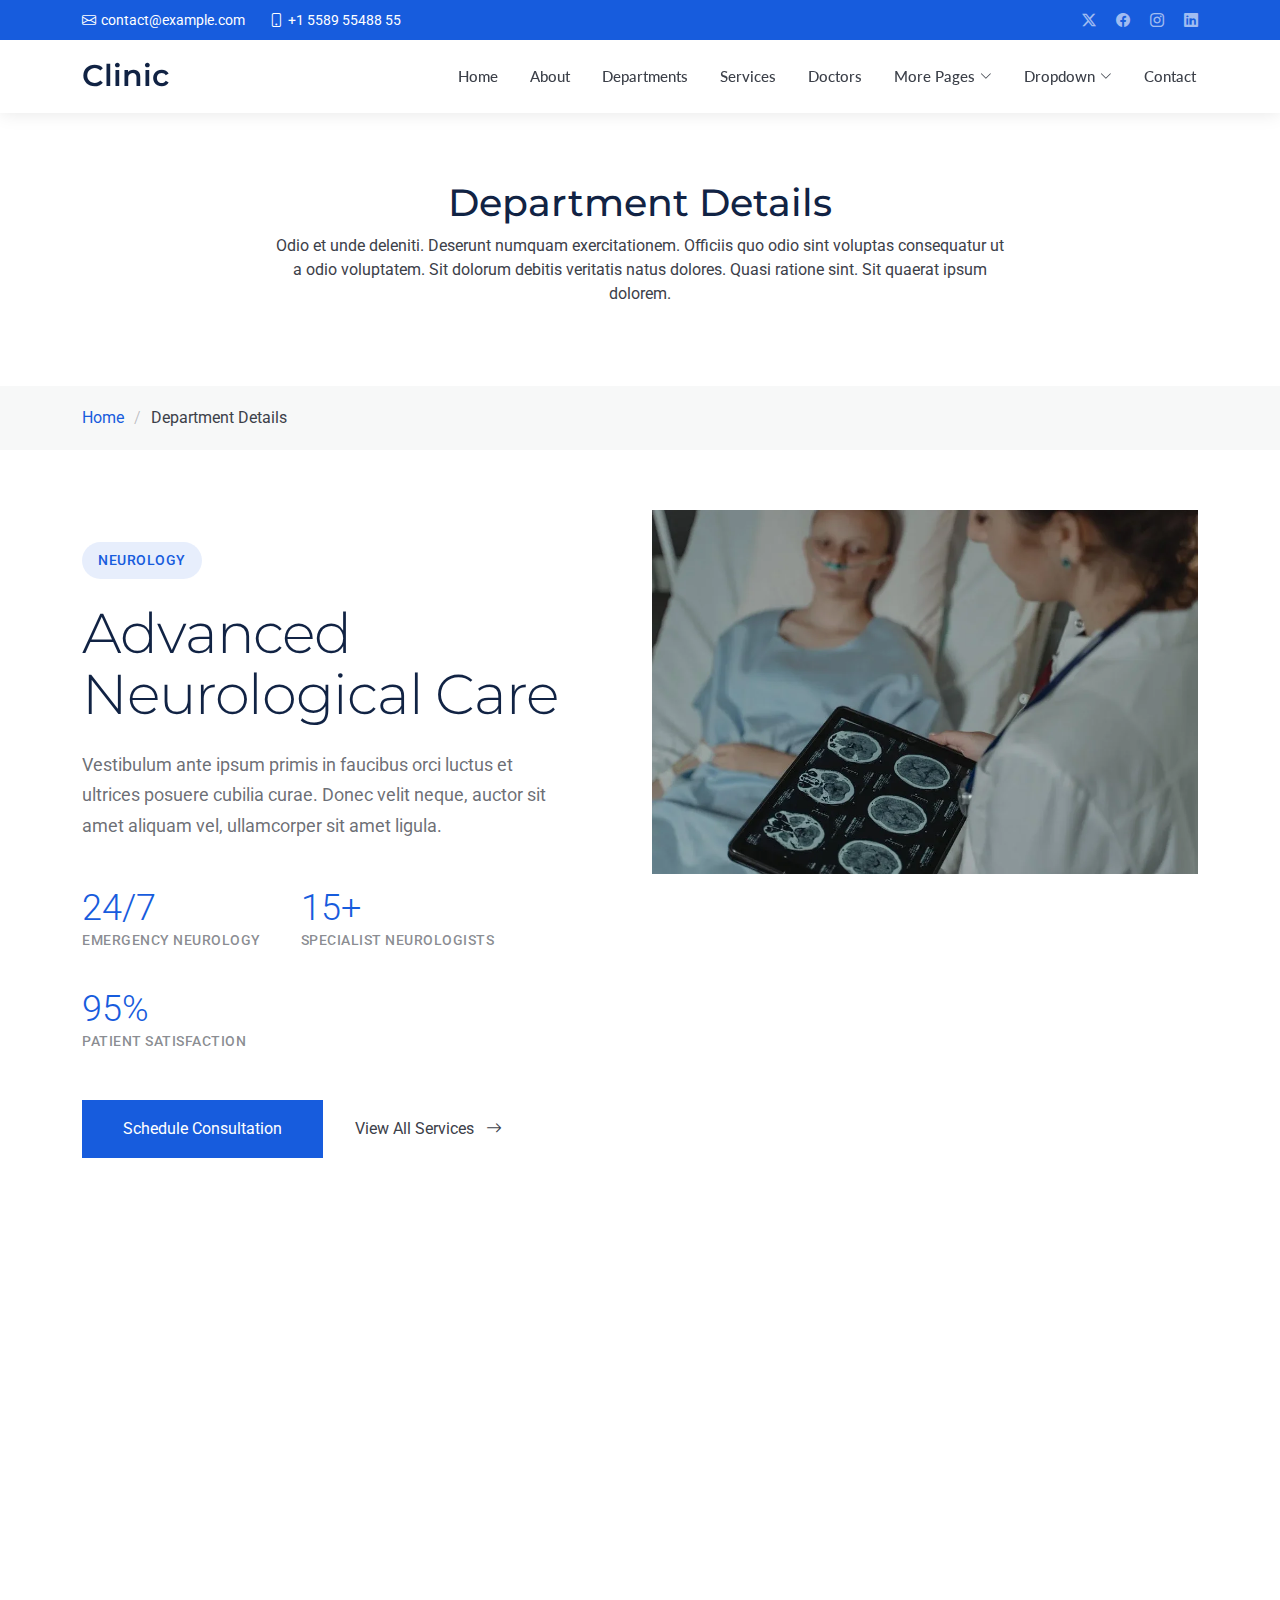
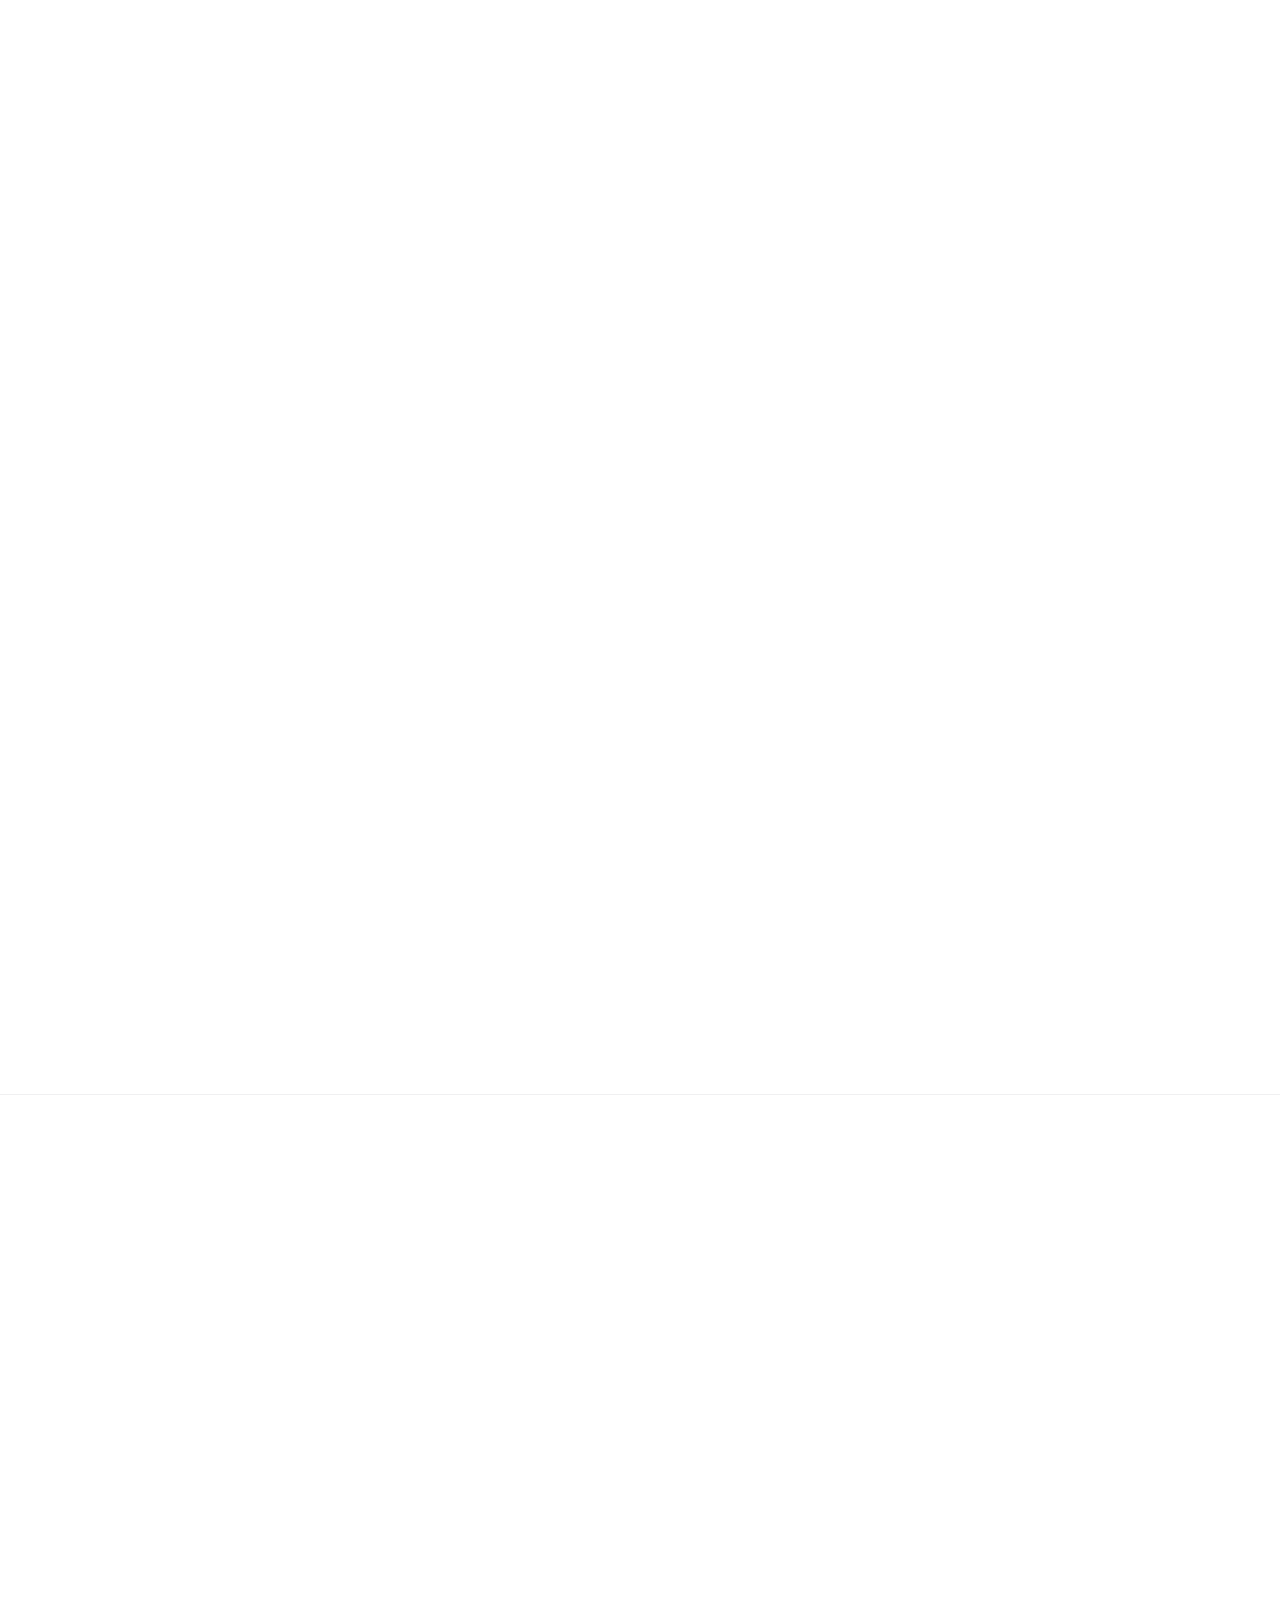
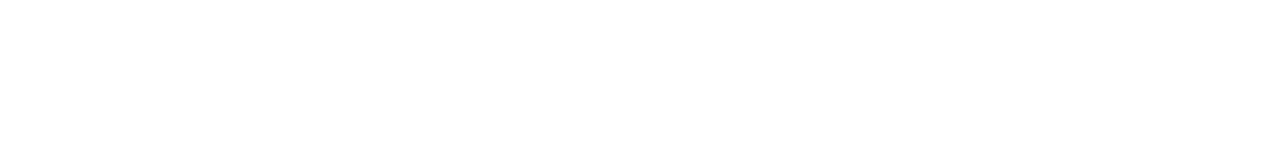
<file: Clinic/department-details.html>
<!DOCTYPE html>
<html lang="en">

<head>
  <meta charset="utf-8">
  <meta content="width=device-width, initial-scale=1.0" name="viewport">
  <title>Department Details - Clinic Bootstrap Template</title>
  <meta name="description" content="">
  <meta name="keywords" content="">

  <!-- Favicons -->
  <link href="assets/img/favicon.png" rel="icon">
  <link href="assets/img/apple-touch-icon.png" rel="apple-touch-icon">

  <!-- Fonts -->
  <link href="https://fonts.googleapis.com" rel="preconnect">
  <link href="https://fonts.gstatic.com" rel="preconnect" crossorigin>
  <link href="https://fonts.googleapis.com/css2?family=Roboto:ital,wght@0,100;0,300;0,400;0,500;0,700;0,900;1,100;1,300;1,400;1,500;1,700;1,900&family=Montserrat:ital,wght@0,100;0,200;0,300;0,400;0,500;0,600;0,700;0,800;0,900;1,100;1,200;1,300;1,400;1,500;1,600;1,700;1,800;1,900&family=Lato:ital,wght@0,100;0,300;0,400;0,700;0,900;1,100;1,300;1,400;1,700;1,900&display=swap" rel="stylesheet">

  <!-- Vendor CSS Files -->
  <link href="assets/vendor/bootstrap/css/bootstrap.min.css" rel="stylesheet">
  <link href="assets/vendor/bootstrap-icons/bootstrap-icons.css" rel="stylesheet">
  <link href="assets/vendor/aos/aos.css" rel="stylesheet">
  <link href="assets/vendor/glightbox/css/glightbox.min.css" rel="stylesheet">
  <link href="assets/vendor/fontawesome-free/css/all.min.css" rel="stylesheet">
  <link href="assets/vendor/swiper/swiper-bundle.min.css" rel="stylesheet">

  <!-- Main CSS File -->
  <link href="assets/css/main.css" rel="stylesheet">

  <!-- =======================================================
  * Template Name: Clinic
  * Template URL: https://bootstrapmade.com/clinic-bootstrap-template/
  * Updated: Jul 23 2025 with Bootstrap v5.3.7
  * Author: BootstrapMade.com
  * License: https://bootstrapmade.com/license/
  ======================================================== -->
</head>

<body class="department-details-page">

  <header id="header" class="header fixed-top">

    <div class="topbar d-flex align-items-center dark-background">
      <div class="container d-flex justify-content-center justify-content-md-between">
        <div class="contact-info d-flex align-items-center">
          <i class="bi bi-envelope d-flex align-items-center"><a href="mailto:contact@example.com">contact@example.com</a></i>
          <i class="bi bi-phone d-flex align-items-center ms-4"><span>+1 5589 55488 55</span></i>
        </div>
        <div class="social-links d-none d-md-flex align-items-center">
          <a href="#" class="twitter"><i class="bi bi-twitter-x"></i></a>
          <a href="#" class="facebook"><i class="bi bi-facebook"></i></a>
          <a href="#" class="instagram"><i class="bi bi-instagram"></i></a>
          <a href="#" class="linkedin"><i class="bi bi-linkedin"></i></a>
        </div>
      </div>
    </div><!-- End Top Bar -->

    <div class="branding d-flex align-items-cente">

      <div class="container position-relative d-flex align-items-center justify-content-between">
        <a href="index.html" class="logo d-flex align-items-center">
          <!-- Uncomment the line below if you also wish to use an image logo -->
          <!-- <img src="assets/img/logo.webp" alt=""> -->
          <h1 class="sitename">Clinic</h1>
        </a>

        <nav id="navmenu" class="navmenu">
          <ul>
            <li><a href="index.html">Home</a></li>
            <li><a href="about.html">About</a></li>
            <li><a href="departments.html">Departments</a></li>
            <li><a href="services.html">Services</a></li>
            <li><a href="doctors.html">Doctors</a></li>
            <li class="dropdown"><a href="#"><span>More Pages</span> <i class="bi bi-chevron-down toggle-dropdown"></i></a>
              <ul>
                <li><a href="department-details.html" class="active">Department Details</a></li>
                <li><a href="service-details.html">Service Details</a></li>
                <li><a href="appointment.html">Appointment</a></li>
                <li><a href="testimonials.html">Testimonials</a></li>
                <li><a href="faq.html">Frequently Asked Questions</a></li>
                <li><a href="gallery.html">Gallery</a></li>
                <li><a href="terms.html">Terms</a></li>
                <li><a href="privacy.html">Privacy</a></li>
                <li><a href="404.html">404</a></li>
              </ul>
            </li>
            <li class="dropdown"><a href="#"><span>Dropdown</span> <i class="bi bi-chevron-down toggle-dropdown"></i></a>
              <ul>
                <li><a href="#">Dropdown 1</a></li>
                <li class="dropdown"><a href="#"><span>Deep Dropdown</span> <i class="bi bi-chevron-down toggle-dropdown"></i></a>
                  <ul>
                    <li><a href="#">Deep Dropdown 1</a></li>
                    <li><a href="#">Deep Dropdown 2</a></li>
                    <li><a href="#">Deep Dropdown 3</a></li>
                    <li><a href="#">Deep Dropdown 4</a></li>
                    <li><a href="#">Deep Dropdown 5</a></li>
                  </ul>
                </li>
                <li><a href="#">Dropdown 2</a></li>
                <li><a href="#">Dropdown 3</a></li>
                <li><a href="#">Dropdown 4</a></li>
              </ul>
            </li>
            <li><a href="contact.html">Contact</a></li>
          </ul>
          <i class="mobile-nav-toggle d-xl-none bi bi-list"></i>
        </nav>

      </div>

    </div>

  </header>

  <main class="main">

    <!-- Page Title -->
    <div class="page-title">
      <div class="heading">
        <div class="container">
          <div class="row d-flex justify-content-center text-center">
            <div class="col-lg-8">
              <h1 class="heading-title">Department Details</h1>
              <p class="mb-0">
                Odio et unde deleniti. Deserunt numquam exercitationem. Officiis quo
                odio sint voluptas consequatur ut a odio voluptatem. Sit dolorum
                debitis veritatis natus dolores. Quasi ratione sint. Sit quaerat
                ipsum dolorem.
              </p>
            </div>
          </div>
        </div>
      </div>
      <nav class="breadcrumbs">
        <div class="container">
          <ol>
            <li><a href="index.html">Home</a></li>
            <li class="current">Department Details</li>
          </ol>
        </div>
      </nav>
    </div><!-- End Page Title -->

    <!-- Department Details Section -->
    <section id="department-details" class="department-details section">

      <div class="container" data-aos="fade-up" data-aos-delay="100">

        <div class="row">
          <div class="col-xl-6 col-lg-7">
            <div class="department-hero" data-aos="fade-right" data-aos-delay="200">
              <div class="badge-wrap">
                <span class="specialty-badge">Neurology</span>
              </div>
              <h1 class="department-title">Advanced Neurological Care</h1>
              <p class="department-intro">Vestibulum ante ipsum primis in faucibus orci luctus et ultrices posuere cubilia curae. Donec velit neque, auctor sit amet aliquam vel, ullamcorper sit amet ligula.</p>

              <div class="key-highlights">
                <div class="highlight-item">
                  <span class="highlight-number">24/7</span>
                  <span class="highlight-text">Emergency Neurology</span>
                </div>
                <div class="highlight-item">
                  <span class="highlight-number">15+</span>
                  <span class="highlight-text">Specialist Neurologists</span>
                </div>
                <div class="highlight-item">
                  <span class="highlight-number">95%</span>
                  <span class="highlight-text">Patient Satisfaction</span>
                </div>
              </div>

              <div class="action-group">
                <a href="appointment.html" class="btn-primary">Schedule Consultation</a>
                <a href="services.html" class="btn-secondary">
                  <span>View All Services</span>
                  <i class="bi bi-arrow-right"></i>
                </a>
              </div>
            </div>
          </div>

          <div class="col-xl-6 col-lg-5">
            <div class="department-visual" data-aos="fade-left" data-aos-delay="300">
              <div class="image-container">
                <img src="assets/img/health/neurology-2.webp" alt="Neurology Department" class="img-fluid primary-image">
                <div class="floating-card" data-aos="zoom-in" data-aos-delay="500">
                  <div class="card-icon">
                    <i class="bi bi-brain"></i>
                  </div>
                  <div class="card-content">
                    <h4>Brain Health Experts</h4>
                    <p>Comprehensive neurological assessment and treatment</p>
                  </div>
                </div>
              </div>
            </div>
          </div>
        </div>

        <div class="services-overview" data-aos="fade-up" data-aos-delay="400">
          <div class="row justify-content-center">
            <div class="col-lg-8">
              <div class="overview-header">
                <h3>Our Neurological Services</h3>
                <p>Curabitur arcu erat, accumsan id imperdiet et, porttitor at sem. Mauris blandit aliquet elit, eget tincidunt nibh pulvinar a.</p>
              </div>
            </div>
          </div>

          <div class="row gy-4 services-grid">
            <div class="col-lg-4 col-md-6" data-aos="fade-up" data-aos-delay="500">
              <div class="service-item">
                <div class="service-icon">
                  <i class="bi bi-lightning-charge"></i>
                </div>
                <h4>Epilepsy Treatment</h4>
                <p>Nulla porttitor accumsan tincidunt. Cras ultricies ligula sed magna dictum porta.</p>
              </div>
            </div>

            <div class="col-lg-4 col-md-6" data-aos="fade-up" data-aos-delay="550">
              <div class="service-item">
                <div class="service-icon">
                  <i class="bi bi-search"></i>
                </div>
                <h4>Diagnostic Imaging</h4>
                <p>Pellentesque habitant morbi tristique senectus et netus et malesuada fames ac turpis.</p>
              </div>
            </div>

            <div class="col-lg-4 col-md-6" data-aos="fade-up" data-aos-delay="600">
              <div class="service-item">
                <div class="service-icon">
                  <i class="bi bi-heart-pulse"></i>
                </div>
                <h4>Stroke Prevention</h4>
                <p>Donec sollicitudin molestie malesuada. Proin eget tortor risus cras ultricies ligula.</p>
              </div>
            </div>

            <div class="col-lg-4 col-md-6" data-aos="fade-up" data-aos-delay="650">
              <div class="service-item">
                <div class="service-icon">
                  <i class="bi bi-person-gear"></i>
                </div>
                <h4>Movement Disorders</h4>
                <p>Vestibulum ac diam sit amet quam vehicula elementum sed sit amet dui.</p>
              </div>
            </div>

            <div class="col-lg-4 col-md-6" data-aos="fade-up" data-aos-delay="700">
              <div class="service-item">
                <div class="service-icon">
                  <i class="bi bi-moon"></i>
                </div>
                <h4>Sleep Disorders</h4>
                <p>Lorem ipsum dolor sit amet, consectetur adipiscing elit sed do eiusmod tempor.</p>
              </div>
            </div>

            <div class="col-lg-4 col-md-6" data-aos="fade-up" data-aos-delay="750">
              <div class="service-item">
                <div class="service-icon">
                  <i class="bi bi-shield-check"></i>
                </div>
                <h4>Memory Care</h4>
                <p>Mauris blandit aliquet elit, eget tincidunt nibh pulvinar a vestibulum ac diam.</p>
              </div>
            </div>
          </div>
        </div>

        <div class="expert-care-section" data-aos="fade-up" data-aos-delay="800">
          <div class="row align-items-center">
            <div class="col-lg-5" data-aos="fade-right" data-aos-delay="900">
              <div class="expert-image">
                <img src="assets/img/health/neurology-4.webp" alt="Neurological Expert" class="img-fluid">
              </div>
            </div>

            <div class="col-lg-7" data-aos="fade-left" data-aos-delay="900">
              <div class="expert-content">
                <h3>Leading Neurological Expertise</h3>
                <p class="lead">Vivamus magna justo, lacinia eget consectetur sed, convallis at tellus. Sed porttitor lectus nibh donec rutrum congue leo eget malesuada.</p>

                <div class="expertise-list">
                  <div class="expertise-item">
                    <i class="bi bi-check2"></i>
                    <span>Board-certified neurologists and neurosurgeons</span>
                  </div>
                  <div class="expertise-item">
                    <i class="bi bi-check2"></i>
                    <span>State-of-the-art diagnostic equipment and facilities</span>
                  </div>
                  <div class="expertise-item">
                    <i class="bi bi-check2"></i>
                    <span>Comprehensive care from diagnosis to rehabilitation</span>
                  </div>
                  <div class="expertise-item">
                    <i class="bi bi-check2"></i>
                    <span>Personalized treatment plans for every patient</span>
                  </div>
                </div>

                <div class="contact-info">
                  <div class="contact-item">
                    <i class="bi bi-telephone"></i>
                    <div>
                      <span class="contact-label">Emergency Neurology</span>
                      <span class="contact-value">+1 (555) 234-5678</span>
                    </div>
                  </div>
                  <div class="contact-item">
                    <i class="bi bi-calendar-check"></i>
                    <div>
                      <span class="contact-label">Appointments</span>
                      <span class="contact-value">Mon - Fri, 8:00 AM - 6:00 PM</span>
                    </div>
                  </div>
                </div>
              </div>
            </div>
          </div>
        </div>

      </div>

    </section><!-- /Department Details Section -->

  </main>

  <footer id="footer" class="footer-16 footer position-relative">

    <div class="container">

      <div class="footer-main" data-aos="fade-up" data-aos-delay="100">
        <div class="row align-items-start">

          <div class="col-lg-5">
            <div class="brand-section">
              <a href="index.html" class="logo d-flex align-items-center mb-4">
                <span class="sitename">Clinic</span>
              </a>
              <p class="brand-description">Crafting exceptional digital experiences through thoughtful design and innovative solutions that elevate your brand presence.</p>

              <div class="contact-info mt-5">
                <div class="contact-item">
                  <i class="bi bi-geo-alt"></i>
                  <span>123 Creative Boulevard, Design District, NY 10012</span>
                </div>
                <div class="contact-item">
                  <i class="bi bi-telephone"></i>
                  <span>+1 (555) 987-6543</span>
                </div>
                <div class="contact-item">
                  <i class="bi bi-envelope"></i>
                  <span>hello@designstudio.com</span>
                </div>
              </div>
            </div>
          </div>

          <div class="col-lg-7">
            <div class="footer-nav-wrapper">
              <div class="row">

                <div class="col-6 col-lg-3">
                  <div class="nav-column">
                    <h6>Studio</h6>
                    <nav class="footer-nav">
                      <a href="#">Our Story</a>
                      <a href="#">Design Process</a>
                      <a href="#">Portfolio</a>
                      <a href="#">Case Studies</a>
                      <a href="#">Awards</a>
                    </nav>
                  </div>
                </div>

                <div class="col-6 col-lg-3">
                  <div class="nav-column">
                    <h6>Services</h6>
                    <nav class="footer-nav">
                      <a href="#">Brand Identity</a>
                      <a href="#">Web Design</a>
                      <a href="#">Mobile Apps</a>
                      <a href="#">Digital Strategy</a>
                      <a href="#">Consultation</a>
                    </nav>
                  </div>
                </div>

                <div class="col-6 col-lg-3">
                  <div class="nav-column">
                    <h6>Resources</h6>
                    <nav class="footer-nav">
                      <a href="#">Design Blog</a>
                      <a href="#">Style Guide</a>
                      <a href="#">Free Assets</a>
                      <a href="#">Tutorials</a>
                      <a href="#">Inspiration</a>
                    </nav>
                  </div>
                </div>

                <div class="col-6 col-lg-3">
                  <div class="nav-column">
                    <h6>Connect</h6>
                    <nav class="footer-nav">
                      <a href="#">Start Project</a>
                      <a href="#">Schedule Call</a>
                      <a href="#">Join Newsletter</a>
                      <a href="#">Follow Updates</a>
                      <a href="#">Partnership</a>
                    </nav>
                  </div>
                </div>

              </div>
            </div>
          </div>

        </div>
      </div>

    </div>

    <div class="footer-bottom">
      <div class="container">
        <div class="bottom-content" data-aos="fade-up" data-aos-delay="300">
          <div class="row align-items-center">

            <div class="col-lg-6">
              <div class="copyright">
                <p>© <span class="sitename">Clinic</span>. All rights reserved.</p>
              </div>
            </div>

            <div class="col-lg-6">
              <div class="legal-links">
                <a href="#">Privacy Policy</a>
                <a href="#">Terms of Service</a>
                <a href="#">Cookie Policy</a>
                <div class="credits">
                  <!-- All the links in the footer should remain intact. -->
                  <!-- You can delete the links only if you've purchased the pro version. -->
                  <!-- Licensing information: https://bootstrapmade.com/license/ -->
                  <!-- Purchase the pro version with working PHP/AJAX contact form: [buy-url] -->
                  Designed by <a href="https://bootstrapmade.com/">BootstrapMade</a>
                </div>
              </div>
            </div>

          </div>
        </div>
      </div>
    </div>

  </footer>

  <!-- Scroll Top -->
  <a href="#" id="scroll-top" class="scroll-top d-flex align-items-center justify-content-center"><i class="bi bi-arrow-up-short"></i></a>

  <!-- Preloader -->
  <div id="preloader"></div>

  <!-- Vendor JS Files -->
  <script src="assets/vendor/bootstrap/js/bootstrap.bundle.min.js"></script>
  <script src="assets/vendor/php-email-form/validate.js"></script>
  <script src="assets/vendor/aos/aos.js"></script>
  <script src="assets/vendor/glightbox/js/glightbox.min.js"></script>
  <script src="assets/vendor/purecounter/purecounter_vanilla.js"></script>
  <script src="assets/vendor/swiper/swiper-bundle.min.js"></script>

  <!-- Main JS File -->
  <script src="assets/js/main.js"></script>

</body>

</html>
</file>
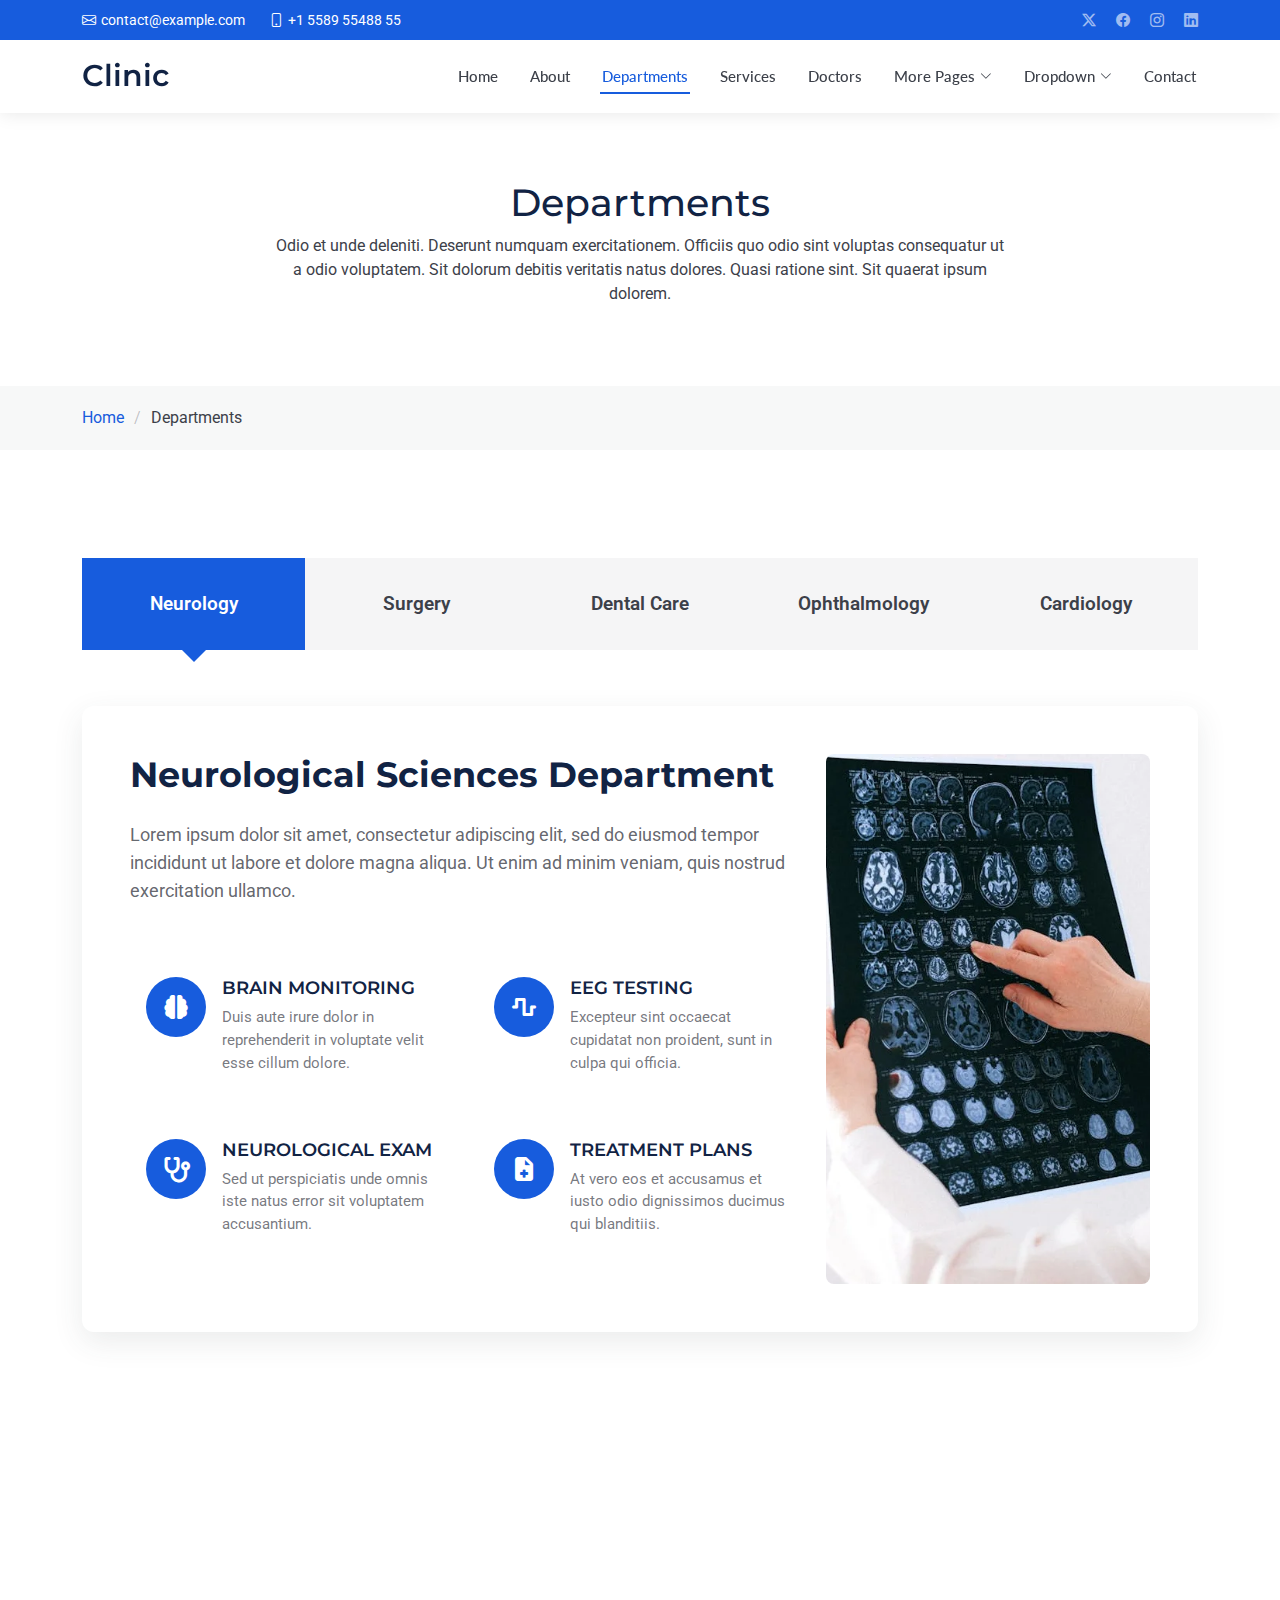
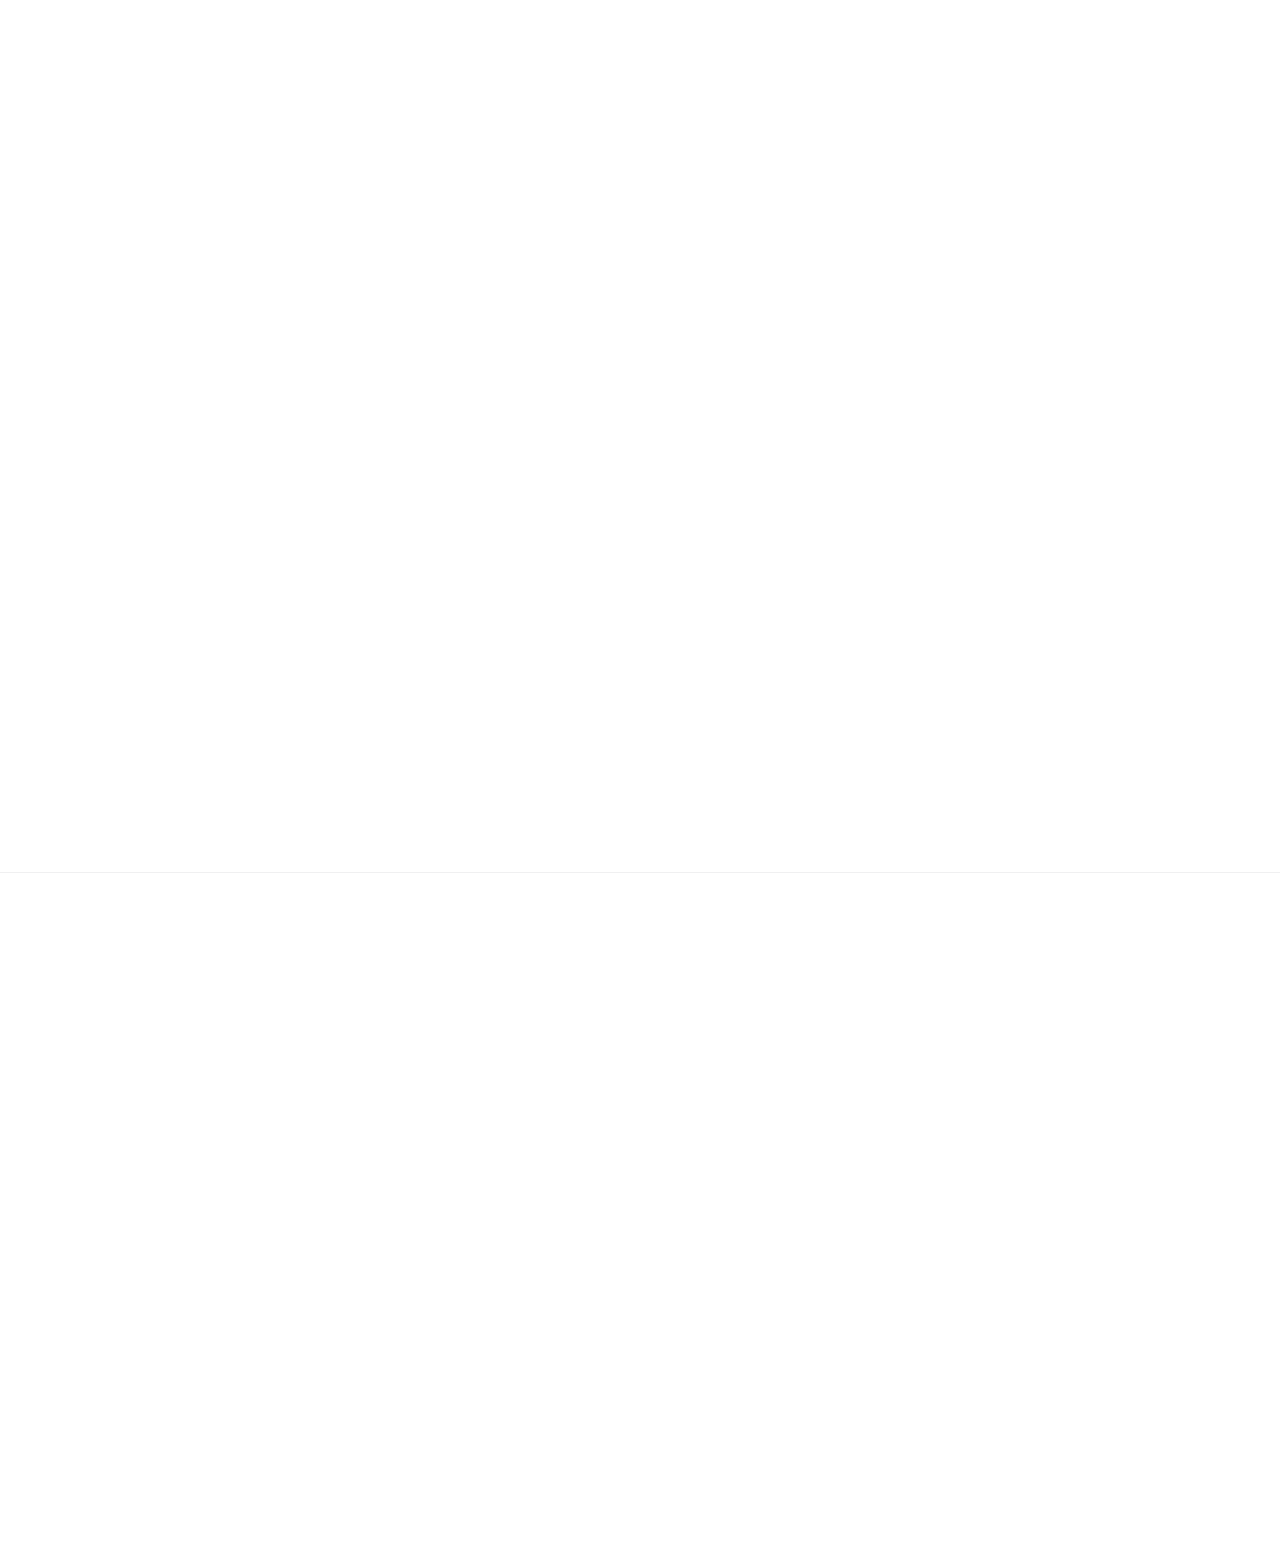
<file: Clinic/departments.html>
<!DOCTYPE html>
<html lang="en">

<head>
  <meta charset="utf-8">
  <meta content="width=device-width, initial-scale=1.0" name="viewport">
  <title>Departments - Clinic Bootstrap Template</title>
  <meta name="description" content="">
  <meta name="keywords" content="">

  <!-- Favicons -->
  <link href="assets/img/favicon.png" rel="icon">
  <link href="assets/img/apple-touch-icon.png" rel="apple-touch-icon">

  <!-- Fonts -->
  <link href="https://fonts.googleapis.com" rel="preconnect">
  <link href="https://fonts.gstatic.com" rel="preconnect" crossorigin>
  <link href="https://fonts.googleapis.com/css2?family=Roboto:ital,wght@0,100;0,300;0,400;0,500;0,700;0,900;1,100;1,300;1,400;1,500;1,700;1,900&family=Montserrat:ital,wght@0,100;0,200;0,300;0,400;0,500;0,600;0,700;0,800;0,900;1,100;1,200;1,300;1,400;1,500;1,600;1,700;1,800;1,900&family=Lato:ital,wght@0,100;0,300;0,400;0,700;0,900;1,100;1,300;1,400;1,700;1,900&display=swap" rel="stylesheet">

  <!-- Vendor CSS Files -->
  <link href="assets/vendor/bootstrap/css/bootstrap.min.css" rel="stylesheet">
  <link href="assets/vendor/bootstrap-icons/bootstrap-icons.css" rel="stylesheet">
  <link href="assets/vendor/aos/aos.css" rel="stylesheet">
  <link href="assets/vendor/glightbox/css/glightbox.min.css" rel="stylesheet">
  <link href="assets/vendor/fontawesome-free/css/all.min.css" rel="stylesheet">
  <link href="assets/vendor/swiper/swiper-bundle.min.css" rel="stylesheet">

  <!-- Main CSS File -->
  <link href="assets/css/main.css" rel="stylesheet">

  <!-- =======================================================
  * Template Name: Clinic
  * Template URL: https://bootstrapmade.com/clinic-bootstrap-template/
  * Updated: Jul 23 2025 with Bootstrap v5.3.7
  * Author: BootstrapMade.com
  * License: https://bootstrapmade.com/license/
  ======================================================== -->
</head>

<body class="departments-page">

  <header id="header" class="header fixed-top">

    <div class="topbar d-flex align-items-center dark-background">
      <div class="container d-flex justify-content-center justify-content-md-between">
        <div class="contact-info d-flex align-items-center">
          <i class="bi bi-envelope d-flex align-items-center"><a href="mailto:contact@example.com">contact@example.com</a></i>
          <i class="bi bi-phone d-flex align-items-center ms-4"><span>+1 5589 55488 55</span></i>
        </div>
        <div class="social-links d-none d-md-flex align-items-center">
          <a href="#" class="twitter"><i class="bi bi-twitter-x"></i></a>
          <a href="#" class="facebook"><i class="bi bi-facebook"></i></a>
          <a href="#" class="instagram"><i class="bi bi-instagram"></i></a>
          <a href="#" class="linkedin"><i class="bi bi-linkedin"></i></a>
        </div>
      </div>
    </div><!-- End Top Bar -->

    <div class="branding d-flex align-items-cente">

      <div class="container position-relative d-flex align-items-center justify-content-between">
        <a href="index.html" class="logo d-flex align-items-center">
          <!-- Uncomment the line below if you also wish to use an image logo -->
          <!-- <img src="assets/img/logo.webp" alt=""> -->
          <h1 class="sitename">Clinic</h1>
        </a>

        <nav id="navmenu" class="navmenu">
          <ul>
            <li><a href="index.html">Home</a></li>
            <li><a href="about.html">About</a></li>
            <li><a href="departments.html" class="active">Departments</a></li>
            <li><a href="services.html">Services</a></li>
            <li><a href="doctors.html">Doctors</a></li>
            <li class="dropdown"><a href="#"><span>More Pages</span> <i class="bi bi-chevron-down toggle-dropdown"></i></a>
              <ul>
                <li><a href="department-details.html">Department Details</a></li>
                <li><a href="service-details.html">Service Details</a></li>
                <li><a href="appointment.html">Appointment</a></li>
                <li><a href="testimonials.html">Testimonials</a></li>
                <li><a href="faq.html">Frequently Asked Questions</a></li>
                <li><a href="gallery.html">Gallery</a></li>
                <li><a href="terms.html">Terms</a></li>
                <li><a href="privacy.html">Privacy</a></li>
                <li><a href="404.html">404</a></li>
              </ul>
            </li>
            <li class="dropdown"><a href="#"><span>Dropdown</span> <i class="bi bi-chevron-down toggle-dropdown"></i></a>
              <ul>
                <li><a href="#">Dropdown 1</a></li>
                <li class="dropdown"><a href="#"><span>Deep Dropdown</span> <i class="bi bi-chevron-down toggle-dropdown"></i></a>
                  <ul>
                    <li><a href="#">Deep Dropdown 1</a></li>
                    <li><a href="#">Deep Dropdown 2</a></li>
                    <li><a href="#">Deep Dropdown 3</a></li>
                    <li><a href="#">Deep Dropdown 4</a></li>
                    <li><a href="#">Deep Dropdown 5</a></li>
                  </ul>
                </li>
                <li><a href="#">Dropdown 2</a></li>
                <li><a href="#">Dropdown 3</a></li>
                <li><a href="#">Dropdown 4</a></li>
              </ul>
            </li>
            <li><a href="contact.html">Contact</a></li>
          </ul>
          <i class="mobile-nav-toggle d-xl-none bi bi-list"></i>
        </nav>

      </div>

    </div>

  </header>

  <main class="main">

    <!-- Page Title -->
    <div class="page-title">
      <div class="heading">
        <div class="container">
          <div class="row d-flex justify-content-center text-center">
            <div class="col-lg-8">
              <h1 class="heading-title">Departments</h1>
              <p class="mb-0">
                Odio et unde deleniti. Deserunt numquam exercitationem. Officiis quo
                odio sint voluptas consequatur ut a odio voluptatem. Sit dolorum
                debitis veritatis natus dolores. Quasi ratione sint. Sit quaerat
                ipsum dolorem.
              </p>
            </div>
          </div>
        </div>
      </div>
      <nav class="breadcrumbs">
        <div class="container">
          <ol>
            <li><a href="index.html">Home</a></li>
            <li class="current">Departments</li>
          </ol>
        </div>
      </nav>
    </div><!-- End Page Title -->

    <!-- Departments Tabs Section -->
    <section id="departments-tabs" class="departments-tabs section">

      <div class="container" data-aos="fade-up" data-aos-delay="100">

        <div class="medical-specialties">
          <div class="row">
            <div class="col-12">
              <div class="specialty-navigation">
                <div class="nav nav-pills d-flex" id="specialty-tabs" role="tablist" data-aos="fade-up" data-aos-delay="400">
                  <a class="nav-link department-tab active" id="neurology-tab" data-bs-toggle="pill" href="#departments-tabs-neurology" role="tab" aria-controls="departments-tabs-neurology" aria-selected="true" data-aos="fade-up" data-aos-delay="100">Neurology</a>
                  <a class="nav-link department-tab" id="surgery-tab" data-bs-toggle="pill" href="#departments-tabs-surgery" role="tab" aria-controls="departments-tabs-surgery" aria-selected="false" data-aos="fade-up" data-aos-delay="150">Surgery</a>
                  <a class="nav-link department-tab" id="dental-tab" data-bs-toggle="pill" href="#departments-tabs-dental" role="tab" aria-controls="departments-tabs-dental" aria-selected="false" data-aos="fade-up" data-aos-delay="200">Dental Care</a>
                  <a class="nav-link department-tab" id="ophthalmology-tab" data-bs-toggle="pill" href="#departments-tabs-ophthalmology" role="tab" aria-controls="departments-tabs-ophthalmology" aria-selected="false" data-aos="fade-up" data-aos-delay="250">Ophthalmology</a>
                  <a class="nav-link department-tab" id="cardiology-tab" data-bs-toggle="pill" href="#departments-tabs-cardiology" role="tab" aria-controls="departments-tabs-cardiology" aria-selected="false" data-aos="fade-up" data-aos-delay="300">Cardiology</a>
                </div>
              </div>
            </div>

            <div class="col-12">
              <div class="tab-content department-content" id="specialty-content" data-aos="fade-up" data-aos-delay="500">

                <div class="tab-pane fade show active" id="departments-tabs-neurology" role="tabpanel" aria-labelledby="neurology-tab">
                  <div class="row department-layout">
                    <div class="col-lg-4 order-lg-2">
                      <div class="department-image">
                        <img src="assets/img/health/neurology-3.webp" alt="Neurology Department" class="img-fluid">
                      </div>
                    </div>
                    <div class="col-lg-8 order-lg-1">
                      <div class="department-info">
                        <h2 class="department-title">Neurological Sciences Department</h2>
                        <p class="department-description">Lorem ipsum dolor sit amet, consectetur adipiscing elit, sed do eiusmod tempor incididunt ut labore et dolore magna aliqua. Ut enim ad minim veniam, quis nostrud exercitation ullamco.</p>

                        <div class="row mt-4">
                          <div class="col-md-6">
                            <div class="service-item">
                              <div class="service-icon">
                                <i class="fas fa-brain"></i>
                              </div>
                              <div class="service-content">
                                <h4>Brain Monitoring</h4>
                                <p>Duis aute irure dolor in reprehenderit in voluptate velit esse cillum dolore.</p>
                              </div>
                            </div>
                          </div>
                          <div class="col-md-6">
                            <div class="service-item">
                              <div class="service-icon">
                                <i class="fas fa-wave-square"></i>
                              </div>
                              <div class="service-content">
                                <h4>EEG Testing</h4>
                                <p>Excepteur sint occaecat cupidatat non proident, sunt in culpa qui officia.</p>
                              </div>
                            </div>
                          </div>
                          <div class="col-md-6">
                            <div class="service-item">
                              <div class="service-icon">
                                <i class="fas fa-stethoscope"></i>
                              </div>
                              <div class="service-content">
                                <h4>Neurological Exam</h4>
                                <p>Sed ut perspiciatis unde omnis iste natus error sit voluptatem accusantium.</p>
                              </div>
                            </div>
                          </div>
                          <div class="col-md-6">
                            <div class="service-item">
                              <div class="service-icon">
                                <i class="fas fa-file-medical"></i>
                              </div>
                              <div class="service-content">
                                <h4>Treatment Plans</h4>
                                <p>At vero eos et accusamus et iusto odio dignissimos ducimus qui blanditiis.</p>
                              </div>
                            </div>
                          </div>
                        </div>
                      </div>
                    </div>
                  </div>
                </div><!-- End Neurology Tab -->

                <div class="tab-pane fade" id="departments-tabs-surgery" role="tabpanel" aria-labelledby="surgery-tab">
                  <div class="row department-layout">
                    <div class="col-lg-4 order-lg-2">
                      <div class="department-image">
                        <img src="assets/img/health/surgery-2.webp" alt="Surgery Department" class="img-fluid">
                      </div>
                    </div>
                    <div class="col-lg-8 order-lg-1">
                      <div class="department-info">
                        <h2 class="department-title">Surgical Services Department</h2>
                        <p class="department-description">Nemo enim ipsam voluptatem quia voluptas sit aspernatur aut odit aut fugit, sed quia consequuntur magni dolores eos qui ratione voluptatem sequi nesciunt.</p>

                        <div class="row mt-4">
                          <div class="col-md-6">
                            <div class="service-item">
                              <div class="service-icon">
                                <i class="fas fa-cut"></i>
                              </div>
                              <div class="service-content">
                                <h4>Minimally Invasive</h4>
                                <p>Neque porro quisquam est, qui dolorem ipsum quia dolor sit amet.</p>
                              </div>
                            </div>
                          </div>
                          <div class="col-md-6">
                            <div class="service-item">
                              <div class="service-icon">
                                <i class="fas fa-tools"></i>
                              </div>
                              <div class="service-content">
                                <h4>Advanced Procedures</h4>
                                <p>Consectetur, adipisci velit, sed quia non numquam eius modi tempora.</p>
                              </div>
                            </div>
                          </div>
                          <div class="col-md-6">
                            <div class="service-item">
                              <div class="service-icon">
                                <i class="fas fa-shield-alt"></i>
                              </div>
                              <div class="service-content">
                                <h4>Safe Operations</h4>
                                <p>Incidunt ut labore et dolore magnam aliquam quaerat voluptatem.</p>
                              </div>
                            </div>
                          </div>
                          <div class="col-md-6">
                            <div class="service-item">
                              <div class="service-icon">
                                <i class="fas fa-clock"></i>
                              </div>
                              <div class="service-content">
                                <h4>Recovery Support</h4>
                                <p>Ut enim ad minima veniam, quis nostrum exercitationem ullam corporis.</p>
                              </div>
                            </div>
                          </div>
                        </div>
                      </div>
                    </div>
                  </div>
                </div><!-- End Surgery Tab -->

                <div class="tab-pane fade" id="departments-tabs-dental" role="tabpanel" aria-labelledby="dental-tab">
                  <div class="row department-layout">
                    <div class="col-lg-4 order-lg-2">
                      <div class="department-image">
                        <img src="assets/img/health/dermatology-1.webp" alt="Dental Care Department" class="img-fluid">
                      </div>
                    </div>
                    <div class="col-lg-8 order-lg-1">
                      <div class="department-info">
                        <h2 class="department-title">Dental Care Department</h2>
                        <p class="department-description">Suscipit laboriosam, nisi ut aliquid ex ea commodi consequatur. Quis autem vel eum iure reprehenderit qui in ea voluptate velit esse quam nihil molestiae.</p>

                        <div class="row mt-4">
                          <div class="col-md-6">
                            <div class="service-item">
                              <div class="service-icon">
                                <i class="far fa-smile"></i>
                              </div>
                              <div class="service-content">
                                <h4>Oral Health</h4>
                                <p>Consequatur aut perferendis doloribus asperiores repellat tempore.</p>
                              </div>
                            </div>
                          </div>
                          <div class="col-md-6">
                            <div class="service-item">
                              <div class="service-icon">
                                <i class="fas fa-tooth"></i>
                              </div>
                              <div class="service-content">
                                <h4>Teeth Cleaning</h4>
                                <p>Et harum quidem rerum facilis est et expedita distinctio nam libero.</p>
                              </div>
                            </div>
                          </div>
                          <div class="col-md-6">
                            <div class="service-item">
                              <div class="service-icon">
                                <i class="fas fa-star"></i>
                              </div>
                              <div class="service-content">
                                <h4>Cosmetic Dentistry</h4>
                                <p>Tempore cum soluta nobis est eligendi optio cumque nihil impedit quo minus.</p>
                              </div>
                            </div>
                          </div>
                          <div class="col-md-6">
                            <div class="service-item">
                              <div class="service-icon">
                                <i class="fas fa-cog"></i>
                              </div>
                              <div class="service-content">
                                <h4>Orthodontics</h4>
                                <p>Id quod maxime placeat facere possimus, omnis voluptas assumenda est.</p>
                              </div>
                            </div>
                          </div>
                        </div>
                      </div>
                    </div>
                  </div>
                </div><!-- End Dental Tab -->

                <div class="tab-pane fade" id="departments-tabs-ophthalmology" role="tabpanel" aria-labelledby="ophthalmology-tab">
                  <div class="row department-layout">
                    <div class="col-lg-4 order-lg-2">
                      <div class="department-image">
                        <img src="assets/img/health/pediatrics-4.webp" alt="Ophthalmology Department" class="img-fluid">
                      </div>
                    </div>
                    <div class="col-lg-8 order-lg-1">
                      <div class="department-info">
                        <h2 class="department-title">Ophthalmology Department</h2>
                        <p class="department-description">Omnis dolor repellendus temporibus autem quibusdam et aut officiis debitis aut rerum necessitatibus saepe eveniet ut et voluptates repudiandae.</p>

                        <div class="row mt-4">
                          <div class="col-md-6">
                            <div class="service-item">
                              <div class="service-icon">
                                <i class="fas fa-eye"></i>
                              </div>
                              <div class="service-content">
                                <h4>Vision Testing</h4>
                                <p>Sint et voluptatum sint quia dolor sit amet consectetur adipiscing elit.</p>
                              </div>
                            </div>
                          </div>
                          <div class="col-md-6">
                            <div class="service-item">
                              <div class="service-icon">
                                <i class="fas fa-camera"></i>
                              </div>
                              <div class="service-content">
                                <h4>Retinal Imaging</h4>
                                <p>Sed do eiusmod tempor incididunt ut labore et dolore magna aliqua ut.</p>
                              </div>
                            </div>
                          </div>
                          <div class="col-md-6">
                            <div class="service-item">
                              <div class="service-icon">
                                <i class="fas fa-bolt"></i>
                              </div>
                              <div class="service-content">
                                <h4>Laser Surgery</h4>
                                <p>Enim ad minim veniam quis nostrud exercitation ullamco laboris nisi.</p>
                              </div>
                            </div>
                          </div>
                          <div class="col-md-6">
                            <div class="service-item">
                              <div class="service-icon">
                                <i class="fas fa-prescription-bottle"></i>
                              </div>
                              <div class="service-content">
                                <h4>Eye Care Plans</h4>
                                <p>Ut aliquip ex ea commodo consequat duis aute irure dolor in reprehenderit.</p>
                              </div>
                            </div>
                          </div>
                        </div>
                      </div>
                    </div>
                  </div>
                </div><!-- End Ophthalmology Tab -->

                <div class="tab-pane fade" id="departments-tabs-cardiology" role="tabpanel" aria-labelledby="cardiology-tab">
                  <div class="row department-layout">
                    <div class="col-lg-4 order-lg-2">
                      <div class="department-image">
                        <img src="assets/img/health/cardiology-3.webp" alt="Cardiology Department" class="img-fluid">
                      </div>
                    </div>
                    <div class="col-lg-8 order-lg-1">
                      <div class="department-info">
                        <h2 class="department-title">Cardiology Department</h2>
                        <p class="department-description">In voluptate velit esse cillum dolore eu fugiat nulla pariatur excepteur sint occaecat cupidatat non proident sunt in culpa qui officia deserunt.</p>

                        <div class="row mt-4">
                          <div class="col-md-6">
                            <div class="service-item">
                              <div class="service-icon">
                                <i class="fas fa-heartbeat"></i>
                              </div>
                              <div class="service-content">
                                <h4>Heart Monitoring</h4>
                                <p>Mollit anim id est laborum sed ut perspiciatis unde omnis iste natus error.</p>
                              </div>
                            </div>
                          </div>
                          <div class="col-md-6">
                            <div class="service-item">
                              <div class="service-icon">
                                <i class="fas fa-chart-line"></i>
                              </div>
                              <div class="service-content">
                                <h4>ECG Analysis</h4>
                                <p>Sit voluptatem accusantium doloremque laudantium totam rem aperiam.</p>
                              </div>
                            </div>
                          </div>
                          <div class="col-md-6">
                            <div class="service-item">
                              <div class="service-icon">
                                <i class="fas fa-tint"></i>
                              </div>
                              <div class="service-content">
                                <h4>Blood Tests</h4>
                                <p>Eaque ipsa quae ab illo inventore veritatis et quasi architecto beatae.</p>
                              </div>
                            </div>
                          </div>
                          <div class="col-md-6">
                            <div class="service-item">
                              <div class="service-icon">
                                <i class="fas fa-shield-heart"></i>
                              </div>
                              <div class="service-content">
                                <h4>Preventive Care</h4>
                                <p>Vitae dicta sunt explicabo nemo enim ipsam voluptatem quia voluptas sit.</p>
                              </div>
                            </div>
                          </div>
                        </div>
                      </div>
                    </div>
                  </div>
                </div><!-- End Cardiology Tab -->

              </div>
            </div>
          </div>
        </div>

      </div>

    </section><!-- /Departments Tabs Section -->

    <!-- Departments Section -->
    <section id="departments" class="departments section">

      <div class="container" data-aos="fade-up" data-aos-delay="100">

        <div class="row g-5">

          <div class="col-lg-4 col-md-6" data-aos="fade-up" data-aos-delay="100">
            <div class="department-card">
              <div class="department-icon">
                <i class="fas fa-heartbeat"></i>
              </div>
              <div class="department-image">
                <img src="assets/img/health/cardiology-3.webp" alt="Cardiology Department" class="img-fluid">
              </div>
              <div class="department-content">
                <h3>Cardiology</h3>
                <p>Comprehensive heart care with advanced diagnostic tools and expert cardiologists dedicated to your cardiovascular health.</p>
                <a href="#" class="learn-more">
                  <span>Learn More</span>
                  <i class="fas fa-arrow-right"></i>
                </a>
              </div>
            </div>
          </div><!-- End Department Card -->

          <div class="col-lg-4 col-md-6" data-aos="fade-up" data-aos-delay="200">
            <div class="department-card">
              <div class="department-icon">
                <i class="fas fa-brain"></i>
              </div>
              <div class="department-image">
                <img src="assets/img/health/neurology-2.webp" alt="Neurology Department" class="img-fluid">
              </div>
              <div class="department-content">
                <h3>Neurology</h3>
                <p>Advanced treatment for neurological disorders with cutting-edge technology and specialized neurological care teams.</p>
                <a href="#" class="learn-more">
                  <span>Learn More</span>
                  <i class="fas fa-arrow-right"></i>
                </a>
              </div>
            </div>
          </div><!-- End Department Card -->

          <div class="col-lg-4 col-md-6" data-aos="fade-up" data-aos-delay="300">
            <div class="department-card">
              <div class="department-icon">
                <i class="fas fa-bone"></i>
              </div>
              <div class="department-image">
                <img src="assets/img/health/orthopedics-4.webp" alt="Orthopedics Department" class="img-fluid">
              </div>
              <div class="department-content">
                <h3>Orthopedics</h3>
                <p>Expert bone and joint care offering comprehensive treatment from sports injuries to complex reconstructive surgery.</p>
                <a href="#" class="learn-more">
                  <span>Learn More</span>
                  <i class="fas fa-arrow-right"></i>
                </a>
              </div>
            </div>
          </div><!-- End Department Card -->

          <div class="col-lg-4 col-md-6" data-aos="fade-up" data-aos-delay="100">
            <div class="department-card">
              <div class="department-icon">
                <i class="fas fa-child"></i>
              </div>
              <div class="department-image">
                <img src="assets/img/health/pediatrics-3.webp" alt="Pediatrics Department" class="img-fluid">
              </div>
              <div class="department-content">
                <h3>Pediatrics</h3>
                <p>Specialized medical care for infants, children, and adolescents with compassionate pediatric specialists.</p>
                <a href="#" class="learn-more">
                  <span>Learn More</span>
                  <i class="fas fa-arrow-right"></i>
                </a>
              </div>
            </div>
          </div><!-- End Department Card -->

          <div class="col-lg-4 col-md-6" data-aos="fade-up" data-aos-delay="200">
            <div class="department-card">
              <div class="department-icon">
                <i class="fas fa-hand-holding-medical"></i>
              </div>
              <div class="department-image">
                <img src="assets/img/health/dermatology-4.webp" alt="Dermatology Department" class="img-fluid">
              </div>
              <div class="department-content">
                <h3>Dermatology</h3>
                <p>Complete skin care services from medical dermatology to cosmetic procedures for healthy, beautiful skin.</p>
                <a href="#" class="learn-more">
                  <span>Learn More</span>
                  <i class="fas fa-arrow-right"></i>
                </a>
              </div>
            </div>
          </div><!-- End Department Card -->

          <div class="col-lg-4 col-md-6" data-aos="fade-up" data-aos-delay="300">
            <div class="department-card">
              <div class="department-icon">
                <i class="fas fa-ribbon"></i>
              </div>
              <div class="department-image">
                <img src="assets/img/health/oncology-2.webp" alt="Oncology Department" class="img-fluid">
              </div>
              <div class="department-content">
                <h3>Oncology</h3>
                <p>Comprehensive cancer care with multidisciplinary approach and latest treatment options for all cancer types.</p>
                <a href="#" class="learn-more">
                  <span>Learn More</span>
                  <i class="fas fa-arrow-right"></i>
                </a>
              </div>
            </div>
          </div><!-- End Department Card -->

        </div>

      </div>

    </section><!-- /Departments Section -->

  </main>

  <footer id="footer" class="footer-16 footer position-relative">

    <div class="container">

      <div class="footer-main" data-aos="fade-up" data-aos-delay="100">
        <div class="row align-items-start">

          <div class="col-lg-5">
            <div class="brand-section">
              <a href="index.html" class="logo d-flex align-items-center mb-4">
                <span class="sitename">Clinic</span>
              </a>
              <p class="brand-description">Crafting exceptional digital experiences through thoughtful design and innovative solutions that elevate your brand presence.</p>

              <div class="contact-info mt-5">
                <div class="contact-item">
                  <i class="bi bi-geo-alt"></i>
                  <span>123 Creative Boulevard, Design District, NY 10012</span>
                </div>
                <div class="contact-item">
                  <i class="bi bi-telephone"></i>
                  <span>+1 (555) 987-6543</span>
                </div>
                <div class="contact-item">
                  <i class="bi bi-envelope"></i>
                  <span>hello@designstudio.com</span>
                </div>
              </div>
            </div>
          </div>

          <div class="col-lg-7">
            <div class="footer-nav-wrapper">
              <div class="row">

                <div class="col-6 col-lg-3">
                  <div class="nav-column">
                    <h6>Studio</h6>
                    <nav class="footer-nav">
                      <a href="#">Our Story</a>
                      <a href="#">Design Process</a>
                      <a href="#">Portfolio</a>
                      <a href="#">Case Studies</a>
                      <a href="#">Awards</a>
                    </nav>
                  </div>
                </div>

                <div class="col-6 col-lg-3">
                  <div class="nav-column">
                    <h6>Services</h6>
                    <nav class="footer-nav">
                      <a href="#">Brand Identity</a>
                      <a href="#">Web Design</a>
                      <a href="#">Mobile Apps</a>
                      <a href="#">Digital Strategy</a>
                      <a href="#">Consultation</a>
                    </nav>
                  </div>
                </div>

                <div class="col-6 col-lg-3">
                  <div class="nav-column">
                    <h6>Resources</h6>
                    <nav class="footer-nav">
                      <a href="#">Design Blog</a>
                      <a href="#">Style Guide</a>
                      <a href="#">Free Assets</a>
                      <a href="#">Tutorials</a>
                      <a href="#">Inspiration</a>
                    </nav>
                  </div>
                </div>

                <div class="col-6 col-lg-3">
                  <div class="nav-column">
                    <h6>Connect</h6>
                    <nav class="footer-nav">
                      <a href="#">Start Project</a>
                      <a href="#">Schedule Call</a>
                      <a href="#">Join Newsletter</a>
                      <a href="#">Follow Updates</a>
                      <a href="#">Partnership</a>
                    </nav>
                  </div>
                </div>

              </div>
            </div>
          </div>

        </div>
      </div>

    </div>

    <div class="footer-bottom">
      <div class="container">
        <div class="bottom-content" data-aos="fade-up" data-aos-delay="300">
          <div class="row align-items-center">

            <div class="col-lg-6">
              <div class="copyright">
                <p>© <span class="sitename">Clinic</span>. All rights reserved.</p>
              </div>
            </div>

            <div class="col-lg-6">
              <div class="legal-links">
                <a href="#">Privacy Policy</a>
                <a href="#">Terms of Service</a>
                <a href="#">Cookie Policy</a>
                <div class="credits">
                  <!-- All the links in the footer should remain intact. -->
                  <!-- You can delete the links only if you've purchased the pro version. -->
                  <!-- Licensing information: https://bootstrapmade.com/license/ -->
                  <!-- Purchase the pro version with working PHP/AJAX contact form: [buy-url] -->
                  Designed by <a href="https://bootstrapmade.com/">BootstrapMade</a>
                </div>
              </div>
            </div>

          </div>
        </div>
      </div>
    </div>

  </footer>

  <!-- Scroll Top -->
  <a href="#" id="scroll-top" class="scroll-top d-flex align-items-center justify-content-center"><i class="bi bi-arrow-up-short"></i></a>

  <!-- Preloader -->
  <div id="preloader"></div>

  <!-- Vendor JS Files -->
  <script src="assets/vendor/bootstrap/js/bootstrap.bundle.min.js"></script>
  <script src="assets/vendor/php-email-form/validate.js"></script>
  <script src="assets/vendor/aos/aos.js"></script>
  <script src="assets/vendor/glightbox/js/glightbox.min.js"></script>
  <script src="assets/vendor/purecounter/purecounter_vanilla.js"></script>
  <script src="assets/vendor/swiper/swiper-bundle.min.js"></script>

  <!-- Main JS File -->
  <script src="assets/js/main.js"></script>

</body>

</html>
</file>
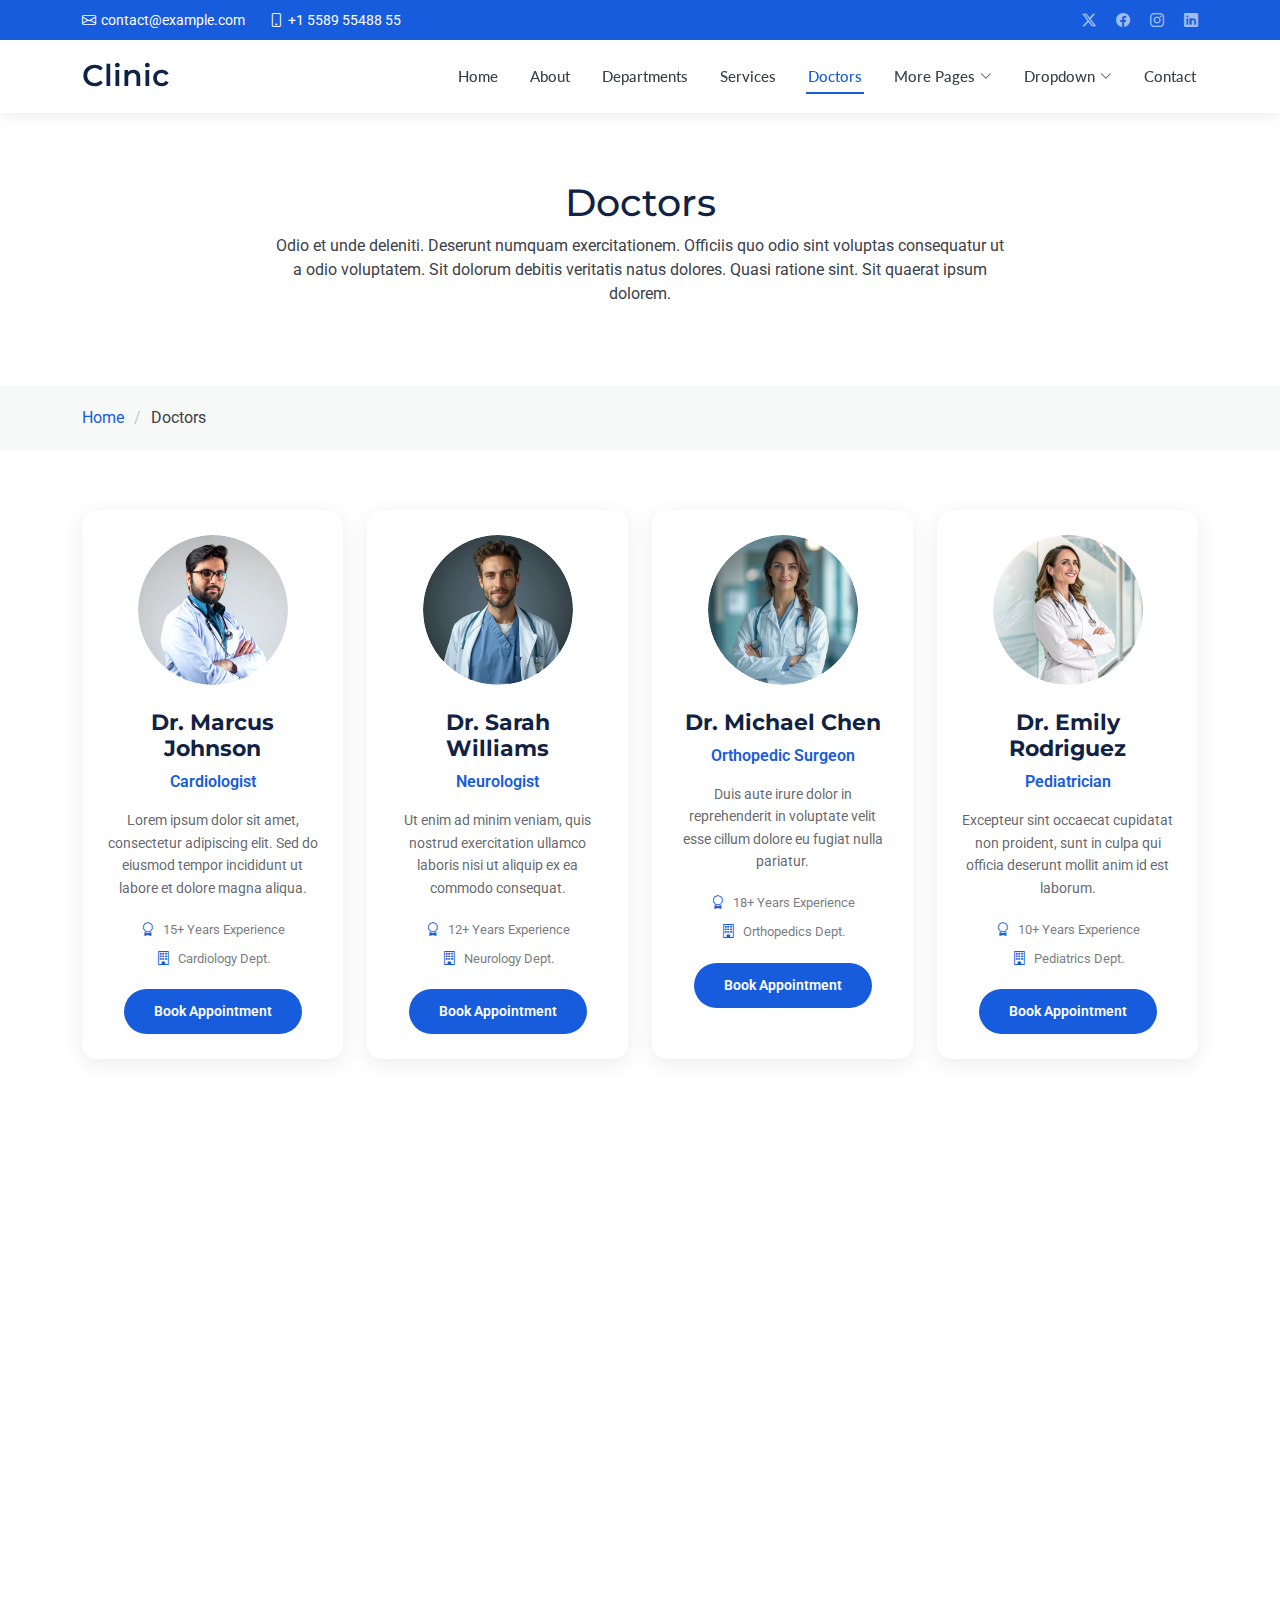
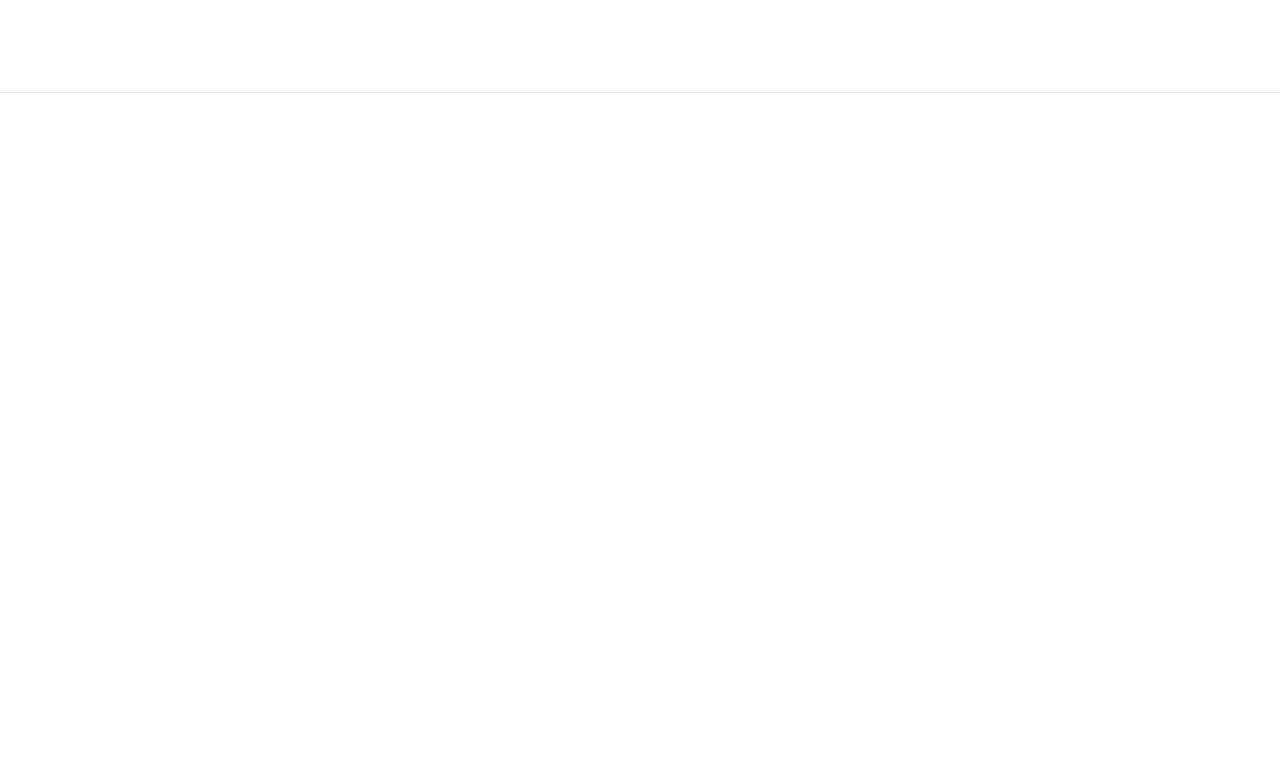
<file: Clinic/doctors.html>
<!DOCTYPE html>
<html lang="en">

<head>
  <meta charset="utf-8">
  <meta content="width=device-width, initial-scale=1.0" name="viewport">
  <title>Doctors - Clinic Bootstrap Template</title>
  <meta name="description" content="">
  <meta name="keywords" content="">

  <!-- Favicons -->
  <link href="assets/img/favicon.png" rel="icon">
  <link href="assets/img/apple-touch-icon.png" rel="apple-touch-icon">

  <!-- Fonts -->
  <link href="https://fonts.googleapis.com" rel="preconnect">
  <link href="https://fonts.gstatic.com" rel="preconnect" crossorigin>
  <link href="https://fonts.googleapis.com/css2?family=Roboto:ital,wght@0,100;0,300;0,400;0,500;0,700;0,900;1,100;1,300;1,400;1,500;1,700;1,900&family=Montserrat:ital,wght@0,100;0,200;0,300;0,400;0,500;0,600;0,700;0,800;0,900;1,100;1,200;1,300;1,400;1,500;1,600;1,700;1,800;1,900&family=Lato:ital,wght@0,100;0,300;0,400;0,700;0,900;1,100;1,300;1,400;1,700;1,900&display=swap" rel="stylesheet">

  <!-- Vendor CSS Files -->
  <link href="assets/vendor/bootstrap/css/bootstrap.min.css" rel="stylesheet">
  <link href="assets/vendor/bootstrap-icons/bootstrap-icons.css" rel="stylesheet">
  <link href="assets/vendor/aos/aos.css" rel="stylesheet">
  <link href="assets/vendor/glightbox/css/glightbox.min.css" rel="stylesheet">
  <link href="assets/vendor/fontawesome-free/css/all.min.css" rel="stylesheet">
  <link href="assets/vendor/swiper/swiper-bundle.min.css" rel="stylesheet">

  <!-- Main CSS File -->
  <link href="assets/css/main.css" rel="stylesheet">

  <!-- =======================================================
  * Template Name: Clinic
  * Template URL: https://bootstrapmade.com/clinic-bootstrap-template/
  * Updated: Jul 23 2025 with Bootstrap v5.3.7
  * Author: BootstrapMade.com
  * License: https://bootstrapmade.com/license/
  ======================================================== -->
</head>

<body class="doctors-page">

  <header id="header" class="header fixed-top">

    <div class="topbar d-flex align-items-center dark-background">
      <div class="container d-flex justify-content-center justify-content-md-between">
        <div class="contact-info d-flex align-items-center">
          <i class="bi bi-envelope d-flex align-items-center"><a href="mailto:contact@example.com">contact@example.com</a></i>
          <i class="bi bi-phone d-flex align-items-center ms-4"><span>+1 5589 55488 55</span></i>
        </div>
        <div class="social-links d-none d-md-flex align-items-center">
          <a href="#" class="twitter"><i class="bi bi-twitter-x"></i></a>
          <a href="#" class="facebook"><i class="bi bi-facebook"></i></a>
          <a href="#" class="instagram"><i class="bi bi-instagram"></i></a>
          <a href="#" class="linkedin"><i class="bi bi-linkedin"></i></a>
        </div>
      </div>
    </div><!-- End Top Bar -->

    <div class="branding d-flex align-items-cente">

      <div class="container position-relative d-flex align-items-center justify-content-between">
        <a href="index.html" class="logo d-flex align-items-center">
          <!-- Uncomment the line below if you also wish to use an image logo -->
          <!-- <img src="assets/img/logo.webp" alt=""> -->
          <h1 class="sitename">Clinic</h1>
        </a>

        <nav id="navmenu" class="navmenu">
          <ul>
            <li><a href="index.html">Home</a></li>
            <li><a href="about.html">About</a></li>
            <li><a href="departments.html">Departments</a></li>
            <li><a href="services.html">Services</a></li>
            <li><a href="doctors.html" class="active">Doctors</a></li>
            <li class="dropdown"><a href="#"><span>More Pages</span> <i class="bi bi-chevron-down toggle-dropdown"></i></a>
              <ul>
                <li><a href="department-details.html">Department Details</a></li>
                <li><a href="service-details.html">Service Details</a></li>
                <li><a href="appointment.html">Appointment</a></li>
                <li><a href="testimonials.html">Testimonials</a></li>
                <li><a href="faq.html">Frequently Asked Questions</a></li>
                <li><a href="gallery.html">Gallery</a></li>
                <li><a href="terms.html">Terms</a></li>
                <li><a href="privacy.html">Privacy</a></li>
                <li><a href="404.html">404</a></li>
              </ul>
            </li>
            <li class="dropdown"><a href="#"><span>Dropdown</span> <i class="bi bi-chevron-down toggle-dropdown"></i></a>
              <ul>
                <li><a href="#">Dropdown 1</a></li>
                <li class="dropdown"><a href="#"><span>Deep Dropdown</span> <i class="bi bi-chevron-down toggle-dropdown"></i></a>
                  <ul>
                    <li><a href="#">Deep Dropdown 1</a></li>
                    <li><a href="#">Deep Dropdown 2</a></li>
                    <li><a href="#">Deep Dropdown 3</a></li>
                    <li><a href="#">Deep Dropdown 4</a></li>
                    <li><a href="#">Deep Dropdown 5</a></li>
                  </ul>
                </li>
                <li><a href="#">Dropdown 2</a></li>
                <li><a href="#">Dropdown 3</a></li>
                <li><a href="#">Dropdown 4</a></li>
              </ul>
            </li>
            <li><a href="contact.html">Contact</a></li>
          </ul>
          <i class="mobile-nav-toggle d-xl-none bi bi-list"></i>
        </nav>

      </div>

    </div>

  </header>

  <main class="main">

    <!-- Page Title -->
    <div class="page-title">
      <div class="heading">
        <div class="container">
          <div class="row d-flex justify-content-center text-center">
            <div class="col-lg-8">
              <h1 class="heading-title">Doctors</h1>
              <p class="mb-0">
                Odio et unde deleniti. Deserunt numquam exercitationem. Officiis quo
                odio sint voluptas consequatur ut a odio voluptatem. Sit dolorum
                debitis veritatis natus dolores. Quasi ratione sint. Sit quaerat
                ipsum dolorem.
              </p>
            </div>
          </div>
        </div>
      </div>
      <nav class="breadcrumbs">
        <div class="container">
          <ol>
            <li><a href="index.html">Home</a></li>
            <li class="current">Doctors</li>
          </ol>
        </div>
      </nav>
    </div><!-- End Page Title -->

    <!-- Doctors Section -->
    <section id="doctors" class="doctors section">

      <div class="container" data-aos="fade-up" data-aos-delay="100">

        <div class="row gy-4">

          <div class="col-lg-3 col-md-6" data-aos="fade-up" data-aos-delay="100">
            <div class="doctor-card">
              <div class="doctor-image">
                <img src="assets/img/health/staff-1.webp" alt="Dr. Marcus Johnson" class="img-fluid">
                <div class="doctor-overlay">
                  <div class="social-links">
                    <a href="#"><i class="bi bi-linkedin"></i></a>
                    <a href="#"><i class="bi bi-envelope"></i></a>
                    <a href="#"><i class="bi bi-phone"></i></a>
                  </div>
                </div>
              </div>
              <div class="doctor-content">
                <h4>Dr. Marcus Johnson</h4>
                <span class="specialty">Cardiologist</span>
                <p>Lorem ipsum dolor sit amet, consectetur adipiscing elit. Sed do eiusmod tempor incididunt ut labore et dolore magna aliqua.</p>
                <div class="doctor-meta">
                  <div class="experience">
                    <i class="bi bi-award"></i>
                    <span>15+ Years Experience</span>
                  </div>
                  <div class="department">
                    <i class="bi bi-building"></i>
                    <span>Cardiology Dept.</span>
                  </div>
                </div>
                <a href="appointment.html" class="btn-appointment">Book Appointment</a>
              </div>
            </div>
          </div><!-- End Doctor Card -->

          <div class="col-lg-3 col-md-6" data-aos="fade-up" data-aos-delay="200">
            <div class="doctor-card">
              <div class="doctor-image">
                <img src="assets/img/health/staff-2.webp" alt="Dr. Sarah Williams" class="img-fluid">
                <div class="doctor-overlay">
                  <div class="social-links">
                    <a href="#"><i class="bi bi-linkedin"></i></a>
                    <a href="#"><i class="bi bi-envelope"></i></a>
                    <a href="#"><i class="bi bi-phone"></i></a>
                  </div>
                </div>
              </div>
              <div class="doctor-content">
                <h4>Dr. Sarah Williams</h4>
                <span class="specialty">Neurologist</span>
                <p>Ut enim ad minim veniam, quis nostrud exercitation ullamco laboris nisi ut aliquip ex ea commodo consequat.</p>
                <div class="doctor-meta">
                  <div class="experience">
                    <i class="bi bi-award"></i>
                    <span>12+ Years Experience</span>
                  </div>
                  <div class="department">
                    <i class="bi bi-building"></i>
                    <span>Neurology Dept.</span>
                  </div>
                </div>
                <a href="appointment.html" class="btn-appointment">Book Appointment</a>
              </div>
            </div>
          </div><!-- End Doctor Card -->

          <div class="col-lg-3 col-md-6" data-aos="fade-up" data-aos-delay="300">
            <div class="doctor-card">
              <div class="doctor-image">
                <img src="assets/img/health/staff-3.webp" alt="Dr. Michael Chen" class="img-fluid">
                <div class="doctor-overlay">
                  <div class="social-links">
                    <a href="#"><i class="bi bi-linkedin"></i></a>
                    <a href="#"><i class="bi bi-envelope"></i></a>
                    <a href="#"><i class="bi bi-phone"></i></a>
                  </div>
                </div>
              </div>
              <div class="doctor-content">
                <h4>Dr. Michael Chen</h4>
                <span class="specialty">Orthopedic Surgeon</span>
                <p>Duis aute irure dolor in reprehenderit in voluptate velit esse cillum dolore eu fugiat nulla pariatur.</p>
                <div class="doctor-meta">
                  <div class="experience">
                    <i class="bi bi-award"></i>
                    <span>18+ Years Experience</span>
                  </div>
                  <div class="department">
                    <i class="bi bi-building"></i>
                    <span>Orthopedics Dept.</span>
                  </div>
                </div>
                <a href="appointment.html" class="btn-appointment">Book Appointment</a>
              </div>
            </div>
          </div><!-- End Doctor Card -->

          <div class="col-lg-3 col-md-6" data-aos="fade-up" data-aos-delay="400">
            <div class="doctor-card">
              <div class="doctor-image">
                <img src="assets/img/health/staff-4.webp" alt="Dr. Emily Rodriguez" class="img-fluid">
                <div class="doctor-overlay">
                  <div class="social-links">
                    <a href="#"><i class="bi bi-linkedin"></i></a>
                    <a href="#"><i class="bi bi-envelope"></i></a>
                    <a href="#"><i class="bi bi-phone"></i></a>
                  </div>
                </div>
              </div>
              <div class="doctor-content">
                <h4>Dr. Emily Rodriguez</h4>
                <span class="specialty">Pediatrician</span>
                <p>Excepteur sint occaecat cupidatat non proident, sunt in culpa qui officia deserunt mollit anim id est laborum.</p>
                <div class="doctor-meta">
                  <div class="experience">
                    <i class="bi bi-award"></i>
                    <span>10+ Years Experience</span>
                  </div>
                  <div class="department">
                    <i class="bi bi-building"></i>
                    <span>Pediatrics Dept.</span>
                  </div>
                </div>
                <a href="appointment.html" class="btn-appointment">Book Appointment</a>
              </div>
            </div>
          </div><!-- End Doctor Card -->

          <div class="col-lg-3 col-md-6" data-aos="fade-up" data-aos-delay="500">
            <div class="doctor-card">
              <div class="doctor-image">
                <img src="assets/img/health/staff-5.webp" alt="Dr. David Thompson" class="img-fluid">
                <div class="doctor-overlay">
                  <div class="social-links">
                    <a href="#"><i class="bi bi-linkedin"></i></a>
                    <a href="#"><i class="bi bi-envelope"></i></a>
                    <a href="#"><i class="bi bi-phone"></i></a>
                  </div>
                </div>
              </div>
              <div class="doctor-content">
                <h4>Dr. David Thompson</h4>
                <span class="specialty">Dermatologist</span>
                <p>Sed ut perspiciatis unde omnis iste natus error sit voluptatem accusantium doloremque laudantium.</p>
                <div class="doctor-meta">
                  <div class="experience">
                    <i class="bi bi-award"></i>
                    <span>14+ Years Experience</span>
                  </div>
                  <div class="department">
                    <i class="bi bi-building"></i>
                    <span>Dermatology Dept.</span>
                  </div>
                </div>
                <a href="appointment.html" class="btn-appointment">Book Appointment</a>
              </div>
            </div>
          </div><!-- End Doctor Card -->

          <div class="col-lg-3 col-md-6" data-aos="fade-up" data-aos-delay="100">
            <div class="doctor-card">
              <div class="doctor-image">
                <img src="assets/img/health/staff-6.webp" alt="Dr. Lisa Anderson" class="img-fluid">
                <div class="doctor-overlay">
                  <div class="social-links">
                    <a href="#"><i class="bi bi-linkedin"></i></a>
                    <a href="#"><i class="bi bi-envelope"></i></a>
                    <a href="#"><i class="bi bi-phone"></i></a>
                  </div>
                </div>
              </div>
              <div class="doctor-content">
                <h4>Dr. Lisa Anderson</h4>
                <span class="specialty">Oncologist</span>
                <p>Totam rem aperiam, eaque ipsa quae ab illo inventore veritatis et quasi architecto beatae vitae dicta sunt.</p>
                <div class="doctor-meta">
                  <div class="experience">
                    <i class="bi bi-award"></i>
                    <span>16+ Years Experience</span>
                  </div>
                  <div class="department">
                    <i class="bi bi-building"></i>
                    <span>Oncology Dept.</span>
                  </div>
                </div>
                <a href="appointment.html" class="btn-appointment">Book Appointment</a>
              </div>
            </div>
          </div><!-- End Doctor Card -->

          <div class="col-lg-3 col-md-6" data-aos="fade-up" data-aos-delay="200">
            <div class="doctor-card">
              <div class="doctor-image">
                <img src="assets/img/health/staff-7.webp" alt="Dr. Robert Martinez" class="img-fluid">
                <div class="doctor-overlay">
                  <div class="social-links">
                    <a href="#"><i class="bi bi-linkedin"></i></a>
                    <a href="#"><i class="bi bi-envelope"></i></a>
                    <a href="#"><i class="bi bi-phone"></i></a>
                  </div>
                </div>
              </div>
              <div class="doctor-content">
                <h4>Dr. Robert Martinez</h4>
                <span class="specialty">Emergency Medicine</span>
                <p>Explicabo enim ipsam voluptatem quia voluptas sit aspernatur aut odit aut fugit, sed quia consequuntur.</p>
                <div class="doctor-meta">
                  <div class="experience">
                    <i class="bi bi-award"></i>
                    <span>11+ Years Experience</span>
                  </div>
                  <div class="department">
                    <i class="bi bi-building"></i>
                    <span>Emergency Dept.</span>
                  </div>
                </div>
                <a href="appointment.html" class="btn-appointment">Book Appointment</a>
              </div>
            </div>
          </div><!-- End Doctor Card -->

          <div class="col-lg-3 col-md-6" data-aos="fade-up" data-aos-delay="300">
            <div class="doctor-card">
              <div class="doctor-image">
                <img src="assets/img/health/staff-8.webp" alt="Dr. Jennifer Lee" class="img-fluid">
                <div class="doctor-overlay">
                  <div class="social-links">
                    <a href="#"><i class="bi bi-linkedin"></i></a>
                    <a href="#"><i class="bi bi-envelope"></i></a>
                    <a href="#"><i class="bi bi-phone"></i></a>
                  </div>
                </div>
              </div>
              <div class="doctor-content">
                <h4>Dr. Jennifer Lee</h4>
                <span class="specialty">Radiologist</span>
                <p>Magni dolores eos qui ratione voluptatem sequi nesciunt neque porro quisquam est qui dolorem.</p>
                <div class="doctor-meta">
                  <div class="experience">
                    <i class="bi bi-award"></i>
                    <span>13+ Years Experience</span>
                  </div>
                  <div class="department">
                    <i class="bi bi-building"></i>
                    <span>Radiology Dept.</span>
                  </div>
                </div>
                <a href="appointment.html" class="btn-appointment">Book Appointment</a>
              </div>
            </div>
          </div><!-- End Doctor Card -->

        </div>

      </div>

    </section><!-- /Doctors Section -->

  </main>

  <footer id="footer" class="footer-16 footer position-relative">

    <div class="container">

      <div class="footer-main" data-aos="fade-up" data-aos-delay="100">
        <div class="row align-items-start">

          <div class="col-lg-5">
            <div class="brand-section">
              <a href="index.html" class="logo d-flex align-items-center mb-4">
                <span class="sitename">Clinic</span>
              </a>
              <p class="brand-description">Crafting exceptional digital experiences through thoughtful design and innovative solutions that elevate your brand presence.</p>

              <div class="contact-info mt-5">
                <div class="contact-item">
                  <i class="bi bi-geo-alt"></i>
                  <span>123 Creative Boulevard, Design District, NY 10012</span>
                </div>
                <div class="contact-item">
                  <i class="bi bi-telephone"></i>
                  <span>+1 (555) 987-6543</span>
                </div>
                <div class="contact-item">
                  <i class="bi bi-envelope"></i>
                  <span>hello@designstudio.com</span>
                </div>
              </div>
            </div>
          </div>

          <div class="col-lg-7">
            <div class="footer-nav-wrapper">
              <div class="row">

                <div class="col-6 col-lg-3">
                  <div class="nav-column">
                    <h6>Studio</h6>
                    <nav class="footer-nav">
                      <a href="#">Our Story</a>
                      <a href="#">Design Process</a>
                      <a href="#">Portfolio</a>
                      <a href="#">Case Studies</a>
                      <a href="#">Awards</a>
                    </nav>
                  </div>
                </div>

                <div class="col-6 col-lg-3">
                  <div class="nav-column">
                    <h6>Services</h6>
                    <nav class="footer-nav">
                      <a href="#">Brand Identity</a>
                      <a href="#">Web Design</a>
                      <a href="#">Mobile Apps</a>
                      <a href="#">Digital Strategy</a>
                      <a href="#">Consultation</a>
                    </nav>
                  </div>
                </div>

                <div class="col-6 col-lg-3">
                  <div class="nav-column">
                    <h6>Resources</h6>
                    <nav class="footer-nav">
                      <a href="#">Design Blog</a>
                      <a href="#">Style Guide</a>
                      <a href="#">Free Assets</a>
                      <a href="#">Tutorials</a>
                      <a href="#">Inspiration</a>
                    </nav>
                  </div>
                </div>

                <div class="col-6 col-lg-3">
                  <div class="nav-column">
                    <h6>Connect</h6>
                    <nav class="footer-nav">
                      <a href="#">Start Project</a>
                      <a href="#">Schedule Call</a>
                      <a href="#">Join Newsletter</a>
                      <a href="#">Follow Updates</a>
                      <a href="#">Partnership</a>
                    </nav>
                  </div>
                </div>

              </div>
            </div>
          </div>

        </div>
      </div>

    </div>

    <div class="footer-bottom">
      <div class="container">
        <div class="bottom-content" data-aos="fade-up" data-aos-delay="300">
          <div class="row align-items-center">

            <div class="col-lg-6">
              <div class="copyright">
                <p>© <span class="sitename">Clinic</span>. All rights reserved.</p>
              </div>
            </div>

            <div class="col-lg-6">
              <div class="legal-links">
                <a href="#">Privacy Policy</a>
                <a href="#">Terms of Service</a>
                <a href="#">Cookie Policy</a>
                <div class="credits">
                  <!-- All the links in the footer should remain intact. -->
                  <!-- You can delete the links only if you've purchased the pro version. -->
                  <!-- Licensing information: https://bootstrapmade.com/license/ -->
                  <!-- Purchase the pro version with working PHP/AJAX contact form: [buy-url] -->
                  Designed by <a href="https://bootstrapmade.com/">BootstrapMade</a>
                </div>
              </div>
            </div>

          </div>
        </div>
      </div>
    </div>

  </footer>

  <!-- Scroll Top -->
  <a href="#" id="scroll-top" class="scroll-top d-flex align-items-center justify-content-center"><i class="bi bi-arrow-up-short"></i></a>

  <!-- Preloader -->
  <div id="preloader"></div>

  <!-- Vendor JS Files -->
  <script src="assets/vendor/bootstrap/js/bootstrap.bundle.min.js"></script>
  <script src="assets/vendor/php-email-form/validate.js"></script>
  <script src="assets/vendor/aos/aos.js"></script>
  <script src="assets/vendor/glightbox/js/glightbox.min.js"></script>
  <script src="assets/vendor/purecounter/purecounter_vanilla.js"></script>
  <script src="assets/vendor/swiper/swiper-bundle.min.js"></script>

  <!-- Main JS File -->
  <script src="assets/js/main.js"></script>

</body>

</html>
</file>
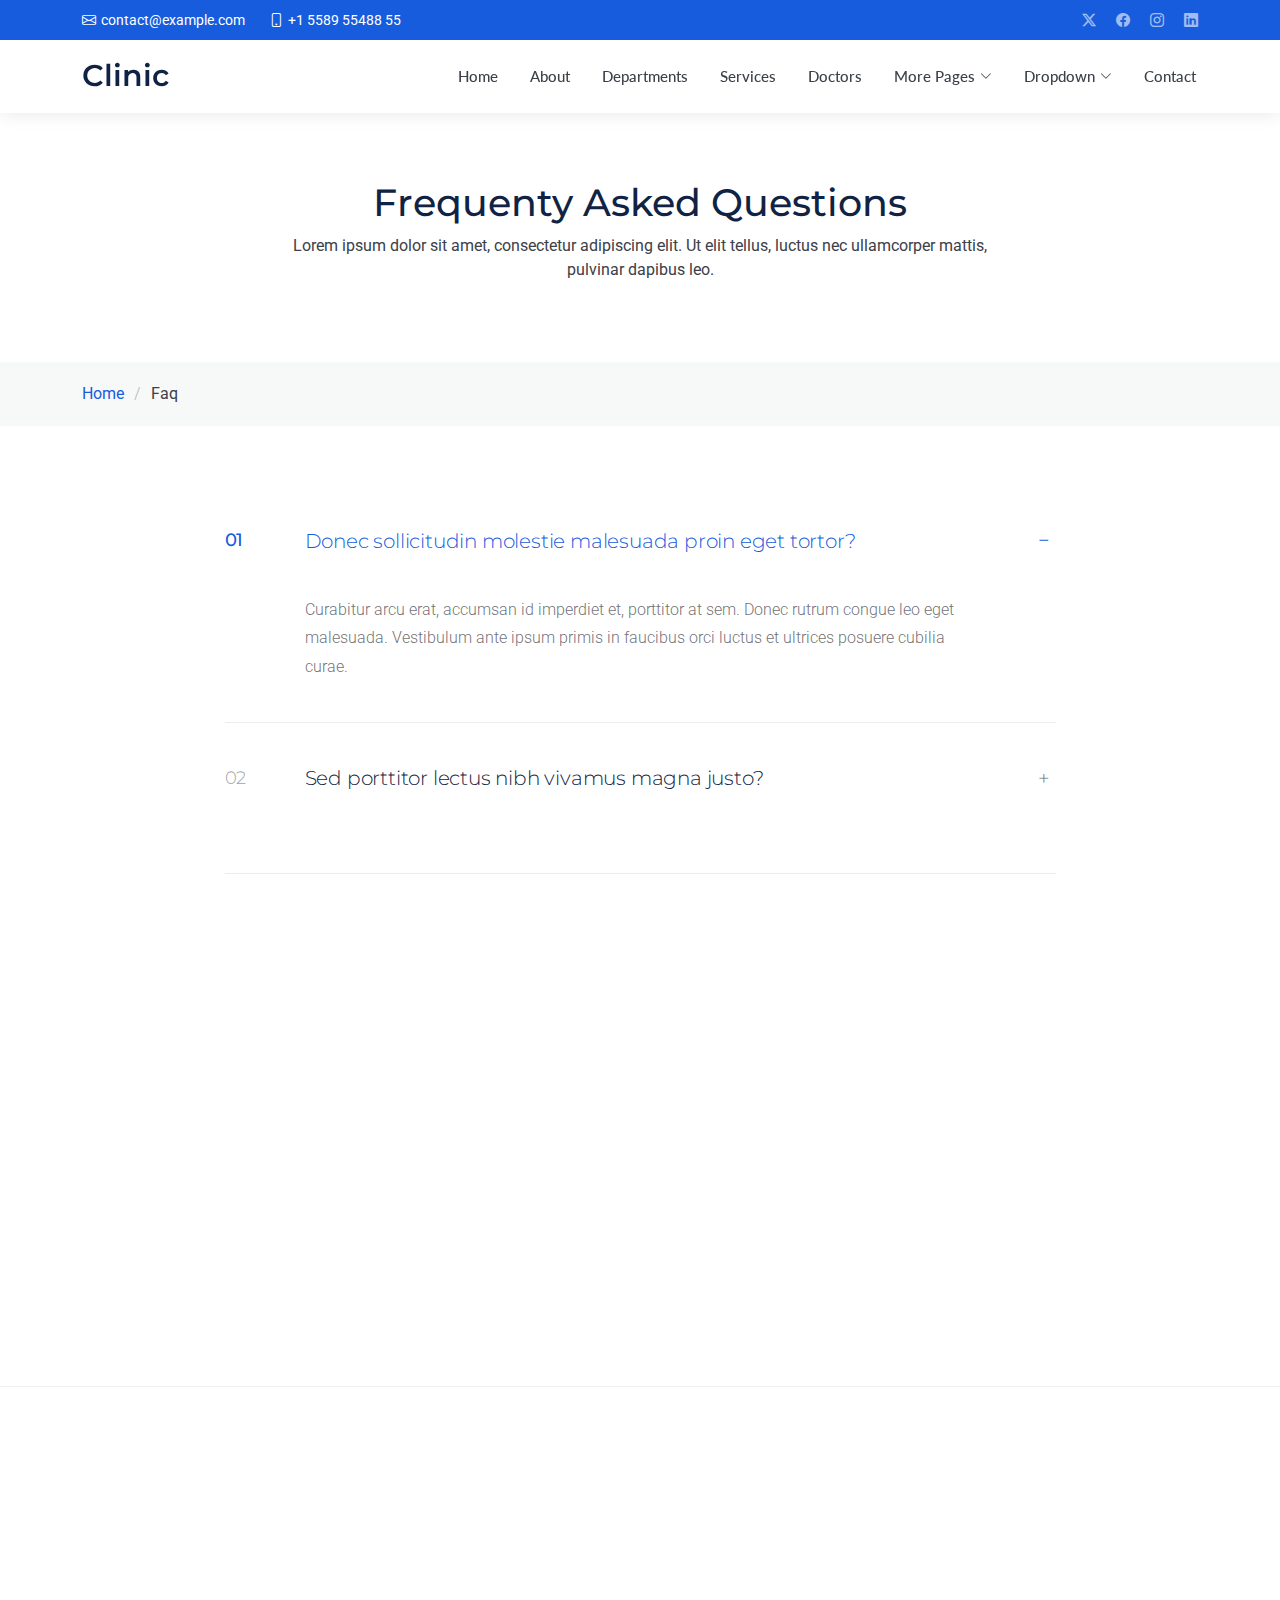
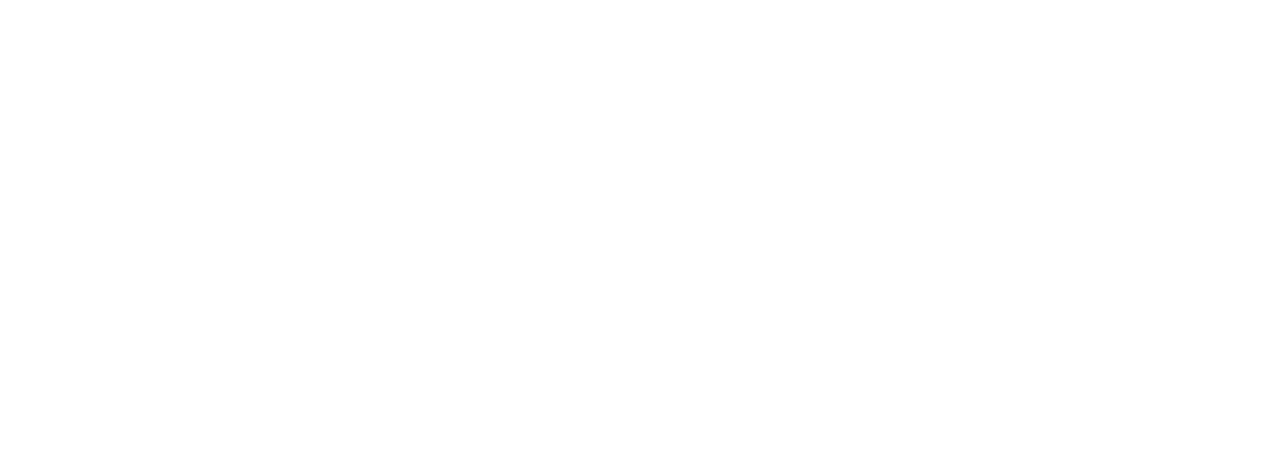
<file: Clinic/faq.html>
<!DOCTYPE html>
<html lang="en">

<head>
  <meta charset="utf-8">
  <meta content="width=device-width, initial-scale=1.0" name="viewport">
  <title>Faq - Clinic Bootstrap Template</title>
  <meta name="description" content="">
  <meta name="keywords" content="">

  <!-- Favicons -->
  <link href="assets/img/favicon.png" rel="icon">
  <link href="assets/img/apple-touch-icon.png" rel="apple-touch-icon">

  <!-- Fonts -->
  <link href="https://fonts.googleapis.com" rel="preconnect">
  <link href="https://fonts.gstatic.com" rel="preconnect" crossorigin>
  <link href="https://fonts.googleapis.com/css2?family=Roboto:ital,wght@0,100;0,300;0,400;0,500;0,700;0,900;1,100;1,300;1,400;1,500;1,700;1,900&family=Montserrat:ital,wght@0,100;0,200;0,300;0,400;0,500;0,600;0,700;0,800;0,900;1,100;1,200;1,300;1,400;1,500;1,600;1,700;1,800;1,900&family=Lato:ital,wght@0,100;0,300;0,400;0,700;0,900;1,100;1,300;1,400;1,700;1,900&display=swap" rel="stylesheet">

  <!-- Vendor CSS Files -->
  <link href="assets/vendor/bootstrap/css/bootstrap.min.css" rel="stylesheet">
  <link href="assets/vendor/bootstrap-icons/bootstrap-icons.css" rel="stylesheet">
  <link href="assets/vendor/aos/aos.css" rel="stylesheet">
  <link href="assets/vendor/glightbox/css/glightbox.min.css" rel="stylesheet">
  <link href="assets/vendor/fontawesome-free/css/all.min.css" rel="stylesheet">
  <link href="assets/vendor/swiper/swiper-bundle.min.css" rel="stylesheet">

  <!-- Main CSS File -->
  <link href="assets/css/main.css" rel="stylesheet">

  <!-- =======================================================
  * Template Name: Clinic
  * Template URL: https://bootstrapmade.com/clinic-bootstrap-template/
  * Updated: Jul 23 2025 with Bootstrap v5.3.7
  * Author: BootstrapMade.com
  * License: https://bootstrapmade.com/license/
  ======================================================== -->
</head>

<body class="faq-page">

  <header id="header" class="header fixed-top">

    <div class="topbar d-flex align-items-center dark-background">
      <div class="container d-flex justify-content-center justify-content-md-between">
        <div class="contact-info d-flex align-items-center">
          <i class="bi bi-envelope d-flex align-items-center"><a href="mailto:contact@example.com">contact@example.com</a></i>
          <i class="bi bi-phone d-flex align-items-center ms-4"><span>+1 5589 55488 55</span></i>
        </div>
        <div class="social-links d-none d-md-flex align-items-center">
          <a href="#" class="twitter"><i class="bi bi-twitter-x"></i></a>
          <a href="#" class="facebook"><i class="bi bi-facebook"></i></a>
          <a href="#" class="instagram"><i class="bi bi-instagram"></i></a>
          <a href="#" class="linkedin"><i class="bi bi-linkedin"></i></a>
        </div>
      </div>
    </div><!-- End Top Bar -->

    <div class="branding d-flex align-items-cente">

      <div class="container position-relative d-flex align-items-center justify-content-between">
        <a href="index.html" class="logo d-flex align-items-center">
          <!-- Uncomment the line below if you also wish to use an image logo -->
          <!-- <img src="assets/img/logo.webp" alt=""> -->
          <h1 class="sitename">Clinic</h1>
        </a>

        <nav id="navmenu" class="navmenu">
          <ul>
            <li><a href="index.html">Home</a></li>
            <li><a href="about.html">About</a></li>
            <li><a href="departments.html">Departments</a></li>
            <li><a href="services.html">Services</a></li>
            <li><a href="doctors.html">Doctors</a></li>
            <li class="dropdown"><a href="#"><span>More Pages</span> <i class="bi bi-chevron-down toggle-dropdown"></i></a>
              <ul>
                <li><a href="department-details.html">Department Details</a></li>
                <li><a href="service-details.html">Service Details</a></li>
                <li><a href="appointment.html">Appointment</a></li>
                <li><a href="testimonials.html">Testimonials</a></li>
                <li><a href="faq.html" class="active">Frequently Asked Questions</a></li>
                <li><a href="gallery.html">Gallery</a></li>
                <li><a href="terms.html">Terms</a></li>
                <li><a href="privacy.html">Privacy</a></li>
                <li><a href="404.html">404</a></li>
              </ul>
            </li>
            <li class="dropdown"><a href="#"><span>Dropdown</span> <i class="bi bi-chevron-down toggle-dropdown"></i></a>
              <ul>
                <li><a href="#">Dropdown 1</a></li>
                <li class="dropdown"><a href="#"><span>Deep Dropdown</span> <i class="bi bi-chevron-down toggle-dropdown"></i></a>
                  <ul>
                    <li><a href="#">Deep Dropdown 1</a></li>
                    <li><a href="#">Deep Dropdown 2</a></li>
                    <li><a href="#">Deep Dropdown 3</a></li>
                    <li><a href="#">Deep Dropdown 4</a></li>
                    <li><a href="#">Deep Dropdown 5</a></li>
                  </ul>
                </li>
                <li><a href="#">Dropdown 2</a></li>
                <li><a href="#">Dropdown 3</a></li>
                <li><a href="#">Dropdown 4</a></li>
              </ul>
            </li>
            <li><a href="contact.html">Contact</a></li>
          </ul>
          <i class="mobile-nav-toggle d-xl-none bi bi-list"></i>
        </nav>

      </div>

    </div>

  </header>

  <main class="main">

    <!-- Page Title -->
    <div class="page-title">
      <div class="heading">
        <div class="container">
          <div class="row d-flex justify-content-center text-center">
            <div class="col-lg-8">
              <h1 class="heading-title">Frequenty Asked Questions</h1>
              <p class="mb-0">Lorem ipsum dolor sit amet, consectetur adipiscing elit. Ut elit tellus, luctus nec ullamcorper mattis, pulvinar dapibus leo.</p>
            </div>
          </div>
        </div>
      </div>
      <nav class="breadcrumbs">
        <div class="container">
          <ol>
            <li><a href="index.html">Home</a></li>
            <li class="current">Faq</li>
          </ol>
        </div>
      </nav>
    </div><!-- End Page Title -->

    <!-- Faq Section -->
    <section id="faq" class="faq section">

      <div class="container" data-aos="fade-up" data-aos-delay="100">

        <div class="row justify-content-center">
          <div class="col-lg-9">

            <div class="faq-wrapper">

              <div class="faq-item faq-active" data-aos="fade-up" data-aos-delay="150">
                <div class="faq-header">
                  <span class="faq-number">01</span>
                  <h4>Donec sollicitudin molestie malesuada proin eget tortor?</h4>
                  <div class="faq-toggle">
                    <i class="bi bi-plus"></i>
                    <i class="bi bi-dash"></i>
                  </div>
                </div>
                <div class="faq-content">
                  <div class="content-inner">
                    <p>Curabitur arcu erat, accumsan id imperdiet et, porttitor at sem. Donec rutrum congue leo eget malesuada. Vestibulum ante ipsum primis in faucibus orci luctus et ultrices posuere cubilia curae.</p>
                  </div>
                </div>
              </div><!-- End FAQ Item -->

              <div class="faq-item" data-aos="fade-up" data-aos-delay="200">
                <div class="faq-header">
                  <span class="faq-number">02</span>
                  <h4>Sed porttitor lectus nibh vivamus magna justo?</h4>
                  <div class="faq-toggle">
                    <i class="bi bi-plus"></i>
                    <i class="bi bi-dash"></i>
                  </div>
                </div>
                <div class="faq-content">
                  <div class="content-inner">
                    <p>Nulla porttitor accumsan tincidunt. Mauris blandit aliquet elit, eget tincidunt nibh pulvinar a. Cras ultricies ligula sed magna dictum porta. Vivamus suscipit tortor eget felis porttitor volutpat.</p>
                  </div>
                </div>
              </div><!-- End FAQ Item -->

              <div class="faq-item" data-aos="fade-up" data-aos-delay="250">
                <div class="faq-header">
                  <span class="faq-number">03</span>
                  <h4>Pellentesque habitant morbi tristique senectus?</h4>
                  <div class="faq-toggle">
                    <i class="bi bi-plus"></i>
                    <i class="bi bi-dash"></i>
                  </div>
                </div>
                <div class="faq-content">
                  <div class="content-inner">
                    <p>Quisque velit nisi, pretium ut lacinia in, elementum id enim. Vestibulum ac diam sit amet quam vehicula elementum sed sit amet dui. Donec sollicitudin molestie malesuada.</p>
                  </div>
                </div>
              </div><!-- End FAQ Item -->

              <div class="faq-item" data-aos="fade-up" data-aos-delay="300">
                <div class="faq-header">
                  <span class="faq-number">04</span>
                  <h4>Lorem ipsum dolor sit amet consectetur adipiscing?</h4>
                  <div class="faq-toggle">
                    <i class="bi bi-plus"></i>
                    <i class="bi bi-dash"></i>
                  </div>
                </div>
                <div class="faq-content">
                  <div class="content-inner">
                    <p>Sed ut perspiciatis unde omnis iste natus error sit voluptatem accusantium doloremque laudantium. Totam rem aperiam, eaque ipsa quae ab illo inventore veritatis et quasi architecto.</p>
                  </div>
                </div>
              </div><!-- End FAQ Item -->

              <div class="faq-item" data-aos="fade-up" data-aos-delay="350">
                <div class="faq-header">
                  <span class="faq-number">05</span>
                  <h4>Curabitur aliquet quam id dui posuere blandit?</h4>
                  <div class="faq-toggle">
                    <i class="bi bi-plus"></i>
                    <i class="bi bi-dash"></i>
                  </div>
                </div>
                <div class="faq-content">
                  <div class="content-inner">
                    <p>At vero eos et accusamus et iusto odio dignissimos ducimus qui blanditiis praesentium voluptatum deleniti atque corrupti quos dolores et quas molestias excepturi sint occaecati.</p>
                  </div>
                </div>
              </div><!-- End FAQ Item -->

            </div>

          </div>
        </div>

      </div>

    </section><!-- /Faq Section -->

  </main>

  <footer id="footer" class="footer-16 footer position-relative">

    <div class="container">

      <div class="footer-main" data-aos="fade-up" data-aos-delay="100">
        <div class="row align-items-start">

          <div class="col-lg-5">
            <div class="brand-section">
              <a href="index.html" class="logo d-flex align-items-center mb-4">
                <span class="sitename">Clinic</span>
              </a>
              <p class="brand-description">Crafting exceptional digital experiences through thoughtful design and innovative solutions that elevate your brand presence.</p>

              <div class="contact-info mt-5">
                <div class="contact-item">
                  <i class="bi bi-geo-alt"></i>
                  <span>123 Creative Boulevard, Design District, NY 10012</span>
                </div>
                <div class="contact-item">
                  <i class="bi bi-telephone"></i>
                  <span>+1 (555) 987-6543</span>
                </div>
                <div class="contact-item">
                  <i class="bi bi-envelope"></i>
                  <span>hello@designstudio.com</span>
                </div>
              </div>
            </div>
          </div>

          <div class="col-lg-7">
            <div class="footer-nav-wrapper">
              <div class="row">

                <div class="col-6 col-lg-3">
                  <div class="nav-column">
                    <h6>Studio</h6>
                    <nav class="footer-nav">
                      <a href="#">Our Story</a>
                      <a href="#">Design Process</a>
                      <a href="#">Portfolio</a>
                      <a href="#">Case Studies</a>
                      <a href="#">Awards</a>
                    </nav>
                  </div>
                </div>

                <div class="col-6 col-lg-3">
                  <div class="nav-column">
                    <h6>Services</h6>
                    <nav class="footer-nav">
                      <a href="#">Brand Identity</a>
                      <a href="#">Web Design</a>
                      <a href="#">Mobile Apps</a>
                      <a href="#">Digital Strategy</a>
                      <a href="#">Consultation</a>
                    </nav>
                  </div>
                </div>

                <div class="col-6 col-lg-3">
                  <div class="nav-column">
                    <h6>Resources</h6>
                    <nav class="footer-nav">
                      <a href="#">Design Blog</a>
                      <a href="#">Style Guide</a>
                      <a href="#">Free Assets</a>
                      <a href="#">Tutorials</a>
                      <a href="#">Inspiration</a>
                    </nav>
                  </div>
                </div>

                <div class="col-6 col-lg-3">
                  <div class="nav-column">
                    <h6>Connect</h6>
                    <nav class="footer-nav">
                      <a href="#">Start Project</a>
                      <a href="#">Schedule Call</a>
                      <a href="#">Join Newsletter</a>
                      <a href="#">Follow Updates</a>
                      <a href="#">Partnership</a>
                    </nav>
                  </div>
                </div>

              </div>
            </div>
          </div>

        </div>
      </div>

    </div>

    <div class="footer-bottom">
      <div class="container">
        <div class="bottom-content" data-aos="fade-up" data-aos-delay="300">
          <div class="row align-items-center">

            <div class="col-lg-6">
              <div class="copyright">
                <p>© <span class="sitename">Clinic</span>. All rights reserved.</p>
              </div>
            </div>

            <div class="col-lg-6">
              <div class="legal-links">
                <a href="#">Privacy Policy</a>
                <a href="#">Terms of Service</a>
                <a href="#">Cookie Policy</a>
                <div class="credits">
                  <!-- All the links in the footer should remain intact. -->
                  <!-- You can delete the links only if you've purchased the pro version. -->
                  <!-- Licensing information: https://bootstrapmade.com/license/ -->
                  <!-- Purchase the pro version with working PHP/AJAX contact form: [buy-url] -->
                  Designed by <a href="https://bootstrapmade.com/">BootstrapMade</a>
                </div>
              </div>
            </div>

          </div>
        </div>
      </div>
    </div>

  </footer>

  <!-- Scroll Top -->
  <a href="#" id="scroll-top" class="scroll-top d-flex align-items-center justify-content-center"><i class="bi bi-arrow-up-short"></i></a>

  <!-- Preloader -->
  <div id="preloader"></div>

  <!-- Vendor JS Files -->
  <script src="assets/vendor/bootstrap/js/bootstrap.bundle.min.js"></script>
  <script src="assets/vendor/php-email-form/validate.js"></script>
  <script src="assets/vendor/aos/aos.js"></script>
  <script src="assets/vendor/glightbox/js/glightbox.min.js"></script>
  <script src="assets/vendor/purecounter/purecounter_vanilla.js"></script>
  <script src="assets/vendor/swiper/swiper-bundle.min.js"></script>

  <!-- Main JS File -->
  <script src="assets/js/main.js"></script>

</body>

</html>
</file>
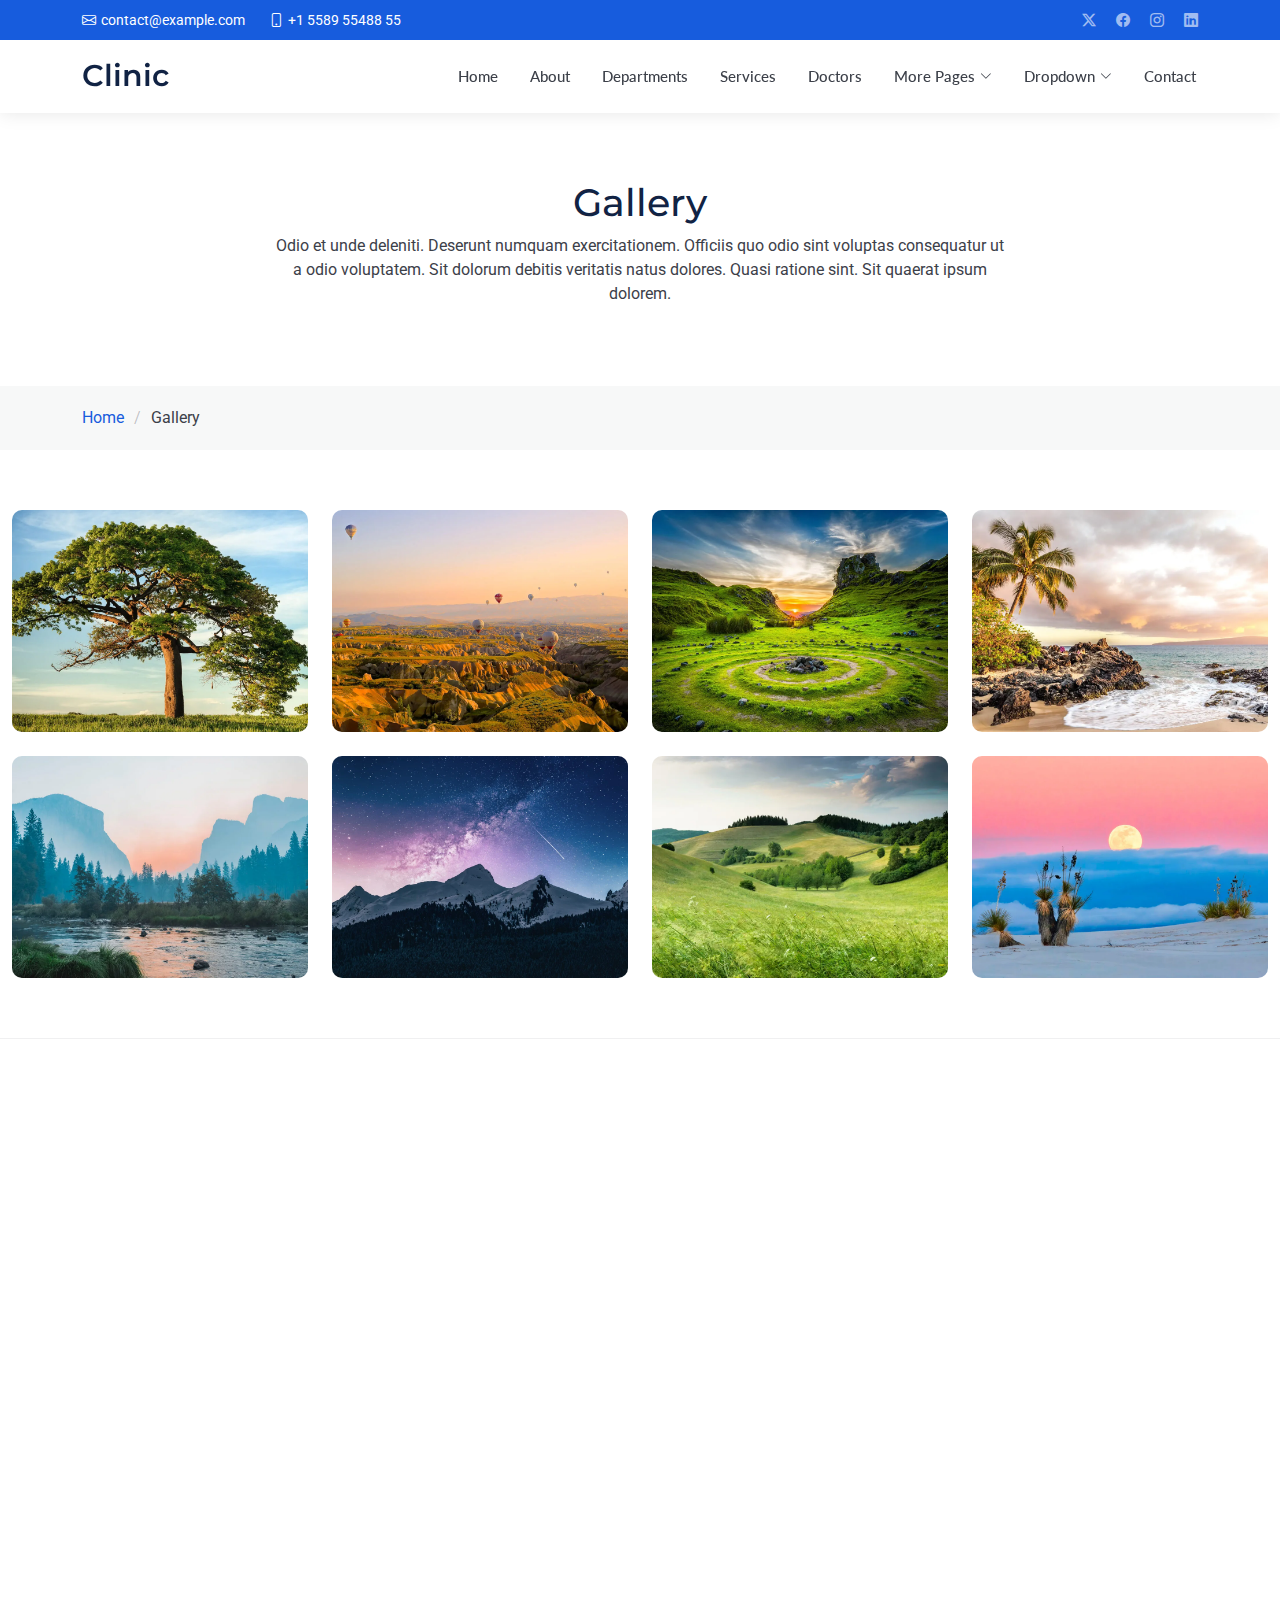
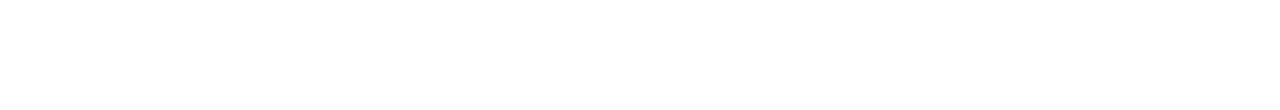
<file: Clinic/gallery.html>
<!DOCTYPE html>
<html lang="en">

<head>
  <meta charset="utf-8">
  <meta content="width=device-width, initial-scale=1.0" name="viewport">
  <title>Gallery - Clinic Bootstrap Template</title>
  <meta name="description" content="">
  <meta name="keywords" content="">

  <!-- Favicons -->
  <link href="assets/img/favicon.png" rel="icon">
  <link href="assets/img/apple-touch-icon.png" rel="apple-touch-icon">

  <!-- Fonts -->
  <link href="https://fonts.googleapis.com" rel="preconnect">
  <link href="https://fonts.gstatic.com" rel="preconnect" crossorigin>
  <link href="https://fonts.googleapis.com/css2?family=Roboto:ital,wght@0,100;0,300;0,400;0,500;0,700;0,900;1,100;1,300;1,400;1,500;1,700;1,900&family=Montserrat:ital,wght@0,100;0,200;0,300;0,400;0,500;0,600;0,700;0,800;0,900;1,100;1,200;1,300;1,400;1,500;1,600;1,700;1,800;1,900&family=Lato:ital,wght@0,100;0,300;0,400;0,700;0,900;1,100;1,300;1,400;1,700;1,900&display=swap" rel="stylesheet">

  <!-- Vendor CSS Files -->
  <link href="assets/vendor/bootstrap/css/bootstrap.min.css" rel="stylesheet">
  <link href="assets/vendor/bootstrap-icons/bootstrap-icons.css" rel="stylesheet">
  <link href="assets/vendor/aos/aos.css" rel="stylesheet">
  <link href="assets/vendor/glightbox/css/glightbox.min.css" rel="stylesheet">
  <link href="assets/vendor/fontawesome-free/css/all.min.css" rel="stylesheet">
  <link href="assets/vendor/swiper/swiper-bundle.min.css" rel="stylesheet">

  <!-- Main CSS File -->
  <link href="assets/css/main.css" rel="stylesheet">

  <!-- =======================================================
  * Template Name: Clinic
  * Template URL: https://bootstrapmade.com/clinic-bootstrap-template/
  * Updated: Jul 23 2025 with Bootstrap v5.3.7
  * Author: BootstrapMade.com
  * License: https://bootstrapmade.com/license/
  ======================================================== -->
</head>

<body class="gallery-page">

  <header id="header" class="header fixed-top">

    <div class="topbar d-flex align-items-center dark-background">
      <div class="container d-flex justify-content-center justify-content-md-between">
        <div class="contact-info d-flex align-items-center">
          <i class="bi bi-envelope d-flex align-items-center"><a href="mailto:contact@example.com">contact@example.com</a></i>
          <i class="bi bi-phone d-flex align-items-center ms-4"><span>+1 5589 55488 55</span></i>
        </div>
        <div class="social-links d-none d-md-flex align-items-center">
          <a href="#" class="twitter"><i class="bi bi-twitter-x"></i></a>
          <a href="#" class="facebook"><i class="bi bi-facebook"></i></a>
          <a href="#" class="instagram"><i class="bi bi-instagram"></i></a>
          <a href="#" class="linkedin"><i class="bi bi-linkedin"></i></a>
        </div>
      </div>
    </div><!-- End Top Bar -->

    <div class="branding d-flex align-items-cente">

      <div class="container position-relative d-flex align-items-center justify-content-between">
        <a href="index.html" class="logo d-flex align-items-center">
          <!-- Uncomment the line below if you also wish to use an image logo -->
          <!-- <img src="assets/img/logo.webp" alt=""> -->
          <h1 class="sitename">Clinic</h1>
        </a>

        <nav id="navmenu" class="navmenu">
          <ul>
            <li><a href="index.html">Home</a></li>
            <li><a href="about.html">About</a></li>
            <li><a href="departments.html">Departments</a></li>
            <li><a href="services.html">Services</a></li>
            <li><a href="doctors.html">Doctors</a></li>
            <li class="dropdown"><a href="#"><span>More Pages</span> <i class="bi bi-chevron-down toggle-dropdown"></i></a>
              <ul>
                <li><a href="department-details.html">Department Details</a></li>
                <li><a href="service-details.html">Service Details</a></li>
                <li><a href="appointment.html">Appointment</a></li>
                <li><a href="testimonials.html">Testimonials</a></li>
                <li><a href="faq.html">Frequently Asked Questions</a></li>
                <li><a href="gallery.html" class="active">Gallery</a></li>
                <li><a href="terms.html">Terms</a></li>
                <li><a href="privacy.html">Privacy</a></li>
                <li><a href="404.html">404</a></li>
              </ul>
            </li>
            <li class="dropdown"><a href="#"><span>Dropdown</span> <i class="bi bi-chevron-down toggle-dropdown"></i></a>
              <ul>
                <li><a href="#">Dropdown 1</a></li>
                <li class="dropdown"><a href="#"><span>Deep Dropdown</span> <i class="bi bi-chevron-down toggle-dropdown"></i></a>
                  <ul>
                    <li><a href="#">Deep Dropdown 1</a></li>
                    <li><a href="#">Deep Dropdown 2</a></li>
                    <li><a href="#">Deep Dropdown 3</a></li>
                    <li><a href="#">Deep Dropdown 4</a></li>
                    <li><a href="#">Deep Dropdown 5</a></li>
                  </ul>
                </li>
                <li><a href="#">Dropdown 2</a></li>
                <li><a href="#">Dropdown 3</a></li>
                <li><a href="#">Dropdown 4</a></li>
              </ul>
            </li>
            <li><a href="contact.html">Contact</a></li>
          </ul>
          <i class="mobile-nav-toggle d-xl-none bi bi-list"></i>
        </nav>

      </div>

    </div>

  </header>

  <main class="main">

    <!-- Page Title -->
    <div class="page-title">
      <div class="heading">
        <div class="container">
          <div class="row d-flex justify-content-center text-center">
            <div class="col-lg-8">
              <h1 class="heading-title">Gallery</h1>
              <p class="mb-0">
                Odio et unde deleniti. Deserunt numquam exercitationem. Officiis quo
                odio sint voluptas consequatur ut a odio voluptatem. Sit dolorum
                debitis veritatis natus dolores. Quasi ratione sint. Sit quaerat
                ipsum dolorem.
              </p>
            </div>
          </div>
        </div>
      </div>
      <nav class="breadcrumbs">
        <div class="container">
          <ol>
            <li><a href="index.html">Home</a></li>
            <li class="current">Gallery</li>
          </ol>
        </div>
      </nav>
    </div><!-- End Page Title -->

    <!-- Gallery Section -->
    <section id="gallery" class="gallery section">

      <div class="container-fluid" data-aos="fade-up" data-aos-delay="100">

        <div class="row gy-4 justify-content-center">

          <div class="col-xl-3 col-lg-4 col-md-6">
            <div class="gallery-item h-100">
              <img src="assets/img/gallery/gallery-1.webp" class="img-fluid" alt="">
              <div class="gallery-links d-flex align-items-center justify-content-center">
                <a href="assets/img/gallery/gallery-1.webp" title="Gallery 1" class="glightbox preview-link"><i class="bi bi-arrows-angle-expand"></i></a>
                <a href="gallery-single.html" class="details-link"><i class="bi bi-link-45deg"></i></a>
              </div>
            </div>
          </div><!-- End Gallery Item -->

          <div class="col-xl-3 col-lg-4 col-md-6">
            <div class="gallery-item h-100">
              <img src="assets/img/gallery/gallery-2.webp" class="img-fluid" alt="">
              <div class="gallery-links d-flex align-items-center justify-content-center">
                <a href="assets/img/gallery/gallery-2.webp" title="Gallery 2" class="glightbox preview-link"><i class="bi bi-arrows-angle-expand"></i></a>
                <a href="gallery-single.html" class="details-link"><i class="bi bi-link-45deg"></i></a>
              </div>
            </div>
          </div><!-- End Gallery Item -->

          <div class="col-xl-3 col-lg-4 col-md-6">
            <div class="gallery-item h-100">
              <img src="assets/img/gallery/gallery-3.webp" class="img-fluid" alt="">
              <div class="gallery-links d-flex align-items-center justify-content-center">
                <a href="assets/img/gallery/gallery-3.webp" title="Gallery 3" class="glightbox preview-link"><i class="bi bi-arrows-angle-expand"></i></a>
                <a href="gallery-single.html" class="details-link"><i class="bi bi-link-45deg"></i></a>
              </div>
            </div>
          </div><!-- End Gallery Item -->

          <div class="col-xl-3 col-lg-4 col-md-6">
            <div class="gallery-item h-100">
              <img src="assets/img/gallery/gallery-4.webp" class="img-fluid" alt="">
              <div class="gallery-links d-flex align-items-center justify-content-center">
                <a href="assets/img/gallery/gallery-4.webp" title="Gallery 4" class="glightbox preview-link"><i class="bi bi-arrows-angle-expand"></i></a>
                <a href="gallery-single.html" class="details-link"><i class="bi bi-link-45deg"></i></a>
              </div>
            </div>
          </div><!-- End Gallery Item -->

          <div class="col-xl-3 col-lg-4 col-md-6">
            <div class="gallery-item h-100">
              <img src="assets/img/gallery/gallery-5.webp" class="img-fluid" alt="">
              <div class="gallery-links d-flex align-items-center justify-content-center">
                <a href="assets/img/gallery/gallery-5.webp" title="Gallery 5" class="glightbox preview-link"><i class="bi bi-arrows-angle-expand"></i></a>
                <a href="gallery-single.html" class="details-link"><i class="bi bi-link-45deg"></i></a>
              </div>
            </div>
          </div><!-- End Gallery Item -->

          <div class="col-xl-3 col-lg-4 col-md-6">
            <div class="gallery-item h-100">
              <img src="assets/img/gallery/gallery-6.webp" class="img-fluid" alt="">
              <div class="gallery-links d-flex align-items-center justify-content-center">
                <a href="assets/img/gallery/gallery-6.webp" title="Gallery 6" class="glightbox preview-link"><i class="bi bi-arrows-angle-expand"></i></a>
                <a href="gallery-single.html" class="details-link"><i class="bi bi-link-45deg"></i></a>
              </div>
            </div>
          </div><!-- End Gallery Item -->

          <div class="col-xl-3 col-lg-4 col-md-6">
            <div class="gallery-item h-100">
              <img src="assets/img/gallery/gallery-7.webp" class="img-fluid" alt="">
              <div class="gallery-links d-flex align-items-center justify-content-center">
                <a href="assets/img/gallery/gallery-7.webp" title="Gallery 7" class="glightbox preview-link"><i class="bi bi-arrows-angle-expand"></i></a>
                <a href="gallery-single.html" class="details-link"><i class="bi bi-link-45deg"></i></a>
              </div>
            </div>
          </div><!-- End Gallery Item -->

          <div class="col-xl-3 col-lg-4 col-md-6">
            <div class="gallery-item h-100">
              <img src="assets/img/gallery/gallery-8.webp" class="img-fluid" alt="">
              <div class="gallery-links d-flex align-items-center justify-content-center">
                <a href="assets/img/gallery/gallery-8.webp" title="Gallery 8" class="glightbox preview-link"><i class="bi bi-arrows-angle-expand"></i></a>
                <a href="gallery-single.html" class="details-link"><i class="bi bi-link-45deg"></i></a>
              </div>
            </div>
          </div><!-- End Gallery Item -->

        </div>

      </div>

    </section><!-- /Gallery Section -->

  </main>

  <footer id="footer" class="footer-16 footer position-relative">

    <div class="container">

      <div class="footer-main" data-aos="fade-up" data-aos-delay="100">
        <div class="row align-items-start">

          <div class="col-lg-5">
            <div class="brand-section">
              <a href="index.html" class="logo d-flex align-items-center mb-4">
                <span class="sitename">Clinic</span>
              </a>
              <p class="brand-description">Crafting exceptional digital experiences through thoughtful design and innovative solutions that elevate your brand presence.</p>

              <div class="contact-info mt-5">
                <div class="contact-item">
                  <i class="bi bi-geo-alt"></i>
                  <span>123 Creative Boulevard, Design District, NY 10012</span>
                </div>
                <div class="contact-item">
                  <i class="bi bi-telephone"></i>
                  <span>+1 (555) 987-6543</span>
                </div>
                <div class="contact-item">
                  <i class="bi bi-envelope"></i>
                  <span>hello@designstudio.com</span>
                </div>
              </div>
            </div>
          </div>

          <div class="col-lg-7">
            <div class="footer-nav-wrapper">
              <div class="row">

                <div class="col-6 col-lg-3">
                  <div class="nav-column">
                    <h6>Studio</h6>
                    <nav class="footer-nav">
                      <a href="#">Our Story</a>
                      <a href="#">Design Process</a>
                      <a href="#">Portfolio</a>
                      <a href="#">Case Studies</a>
                      <a href="#">Awards</a>
                    </nav>
                  </div>
                </div>

                <div class="col-6 col-lg-3">
                  <div class="nav-column">
                    <h6>Services</h6>
                    <nav class="footer-nav">
                      <a href="#">Brand Identity</a>
                      <a href="#">Web Design</a>
                      <a href="#">Mobile Apps</a>
                      <a href="#">Digital Strategy</a>
                      <a href="#">Consultation</a>
                    </nav>
                  </div>
                </div>

                <div class="col-6 col-lg-3">
                  <div class="nav-column">
                    <h6>Resources</h6>
                    <nav class="footer-nav">
                      <a href="#">Design Blog</a>
                      <a href="#">Style Guide</a>
                      <a href="#">Free Assets</a>
                      <a href="#">Tutorials</a>
                      <a href="#">Inspiration</a>
                    </nav>
                  </div>
                </div>

                <div class="col-6 col-lg-3">
                  <div class="nav-column">
                    <h6>Connect</h6>
                    <nav class="footer-nav">
                      <a href="#">Start Project</a>
                      <a href="#">Schedule Call</a>
                      <a href="#">Join Newsletter</a>
                      <a href="#">Follow Updates</a>
                      <a href="#">Partnership</a>
                    </nav>
                  </div>
                </div>

              </div>
            </div>
          </div>

        </div>
      </div>

    </div>

    <div class="footer-bottom">
      <div class="container">
        <div class="bottom-content" data-aos="fade-up" data-aos-delay="300">
          <div class="row align-items-center">

            <div class="col-lg-6">
              <div class="copyright">
                <p>© <span class="sitename">Clinic</span>. All rights reserved.</p>
              </div>
            </div>

            <div class="col-lg-6">
              <div class="legal-links">
                <a href="#">Privacy Policy</a>
                <a href="#">Terms of Service</a>
                <a href="#">Cookie Policy</a>
                <div class="credits">
                  <!-- All the links in the footer should remain intact. -->
                  <!-- You can delete the links only if you've purchased the pro version. -->
                  <!-- Licensing information: https://bootstrapmade.com/license/ -->
                  <!-- Purchase the pro version with working PHP/AJAX contact form: [buy-url] -->
                  Designed by <a href="https://bootstrapmade.com/">BootstrapMade</a>
                </div>
              </div>
            </div>

          </div>
        </div>
      </div>
    </div>

  </footer>

  <!-- Scroll Top -->
  <a href="#" id="scroll-top" class="scroll-top d-flex align-items-center justify-content-center"><i class="bi bi-arrow-up-short"></i></a>

  <!-- Preloader -->
  <div id="preloader"></div>

  <!-- Vendor JS Files -->
  <script src="assets/vendor/bootstrap/js/bootstrap.bundle.min.js"></script>
  <script src="assets/vendor/php-email-form/validate.js"></script>
  <script src="assets/vendor/aos/aos.js"></script>
  <script src="assets/vendor/glightbox/js/glightbox.min.js"></script>
  <script src="assets/vendor/purecounter/purecounter_vanilla.js"></script>
  <script src="assets/vendor/swiper/swiper-bundle.min.js"></script>

  <!-- Main JS File -->
  <script src="assets/js/main.js"></script>

</body>

</html>
</file>
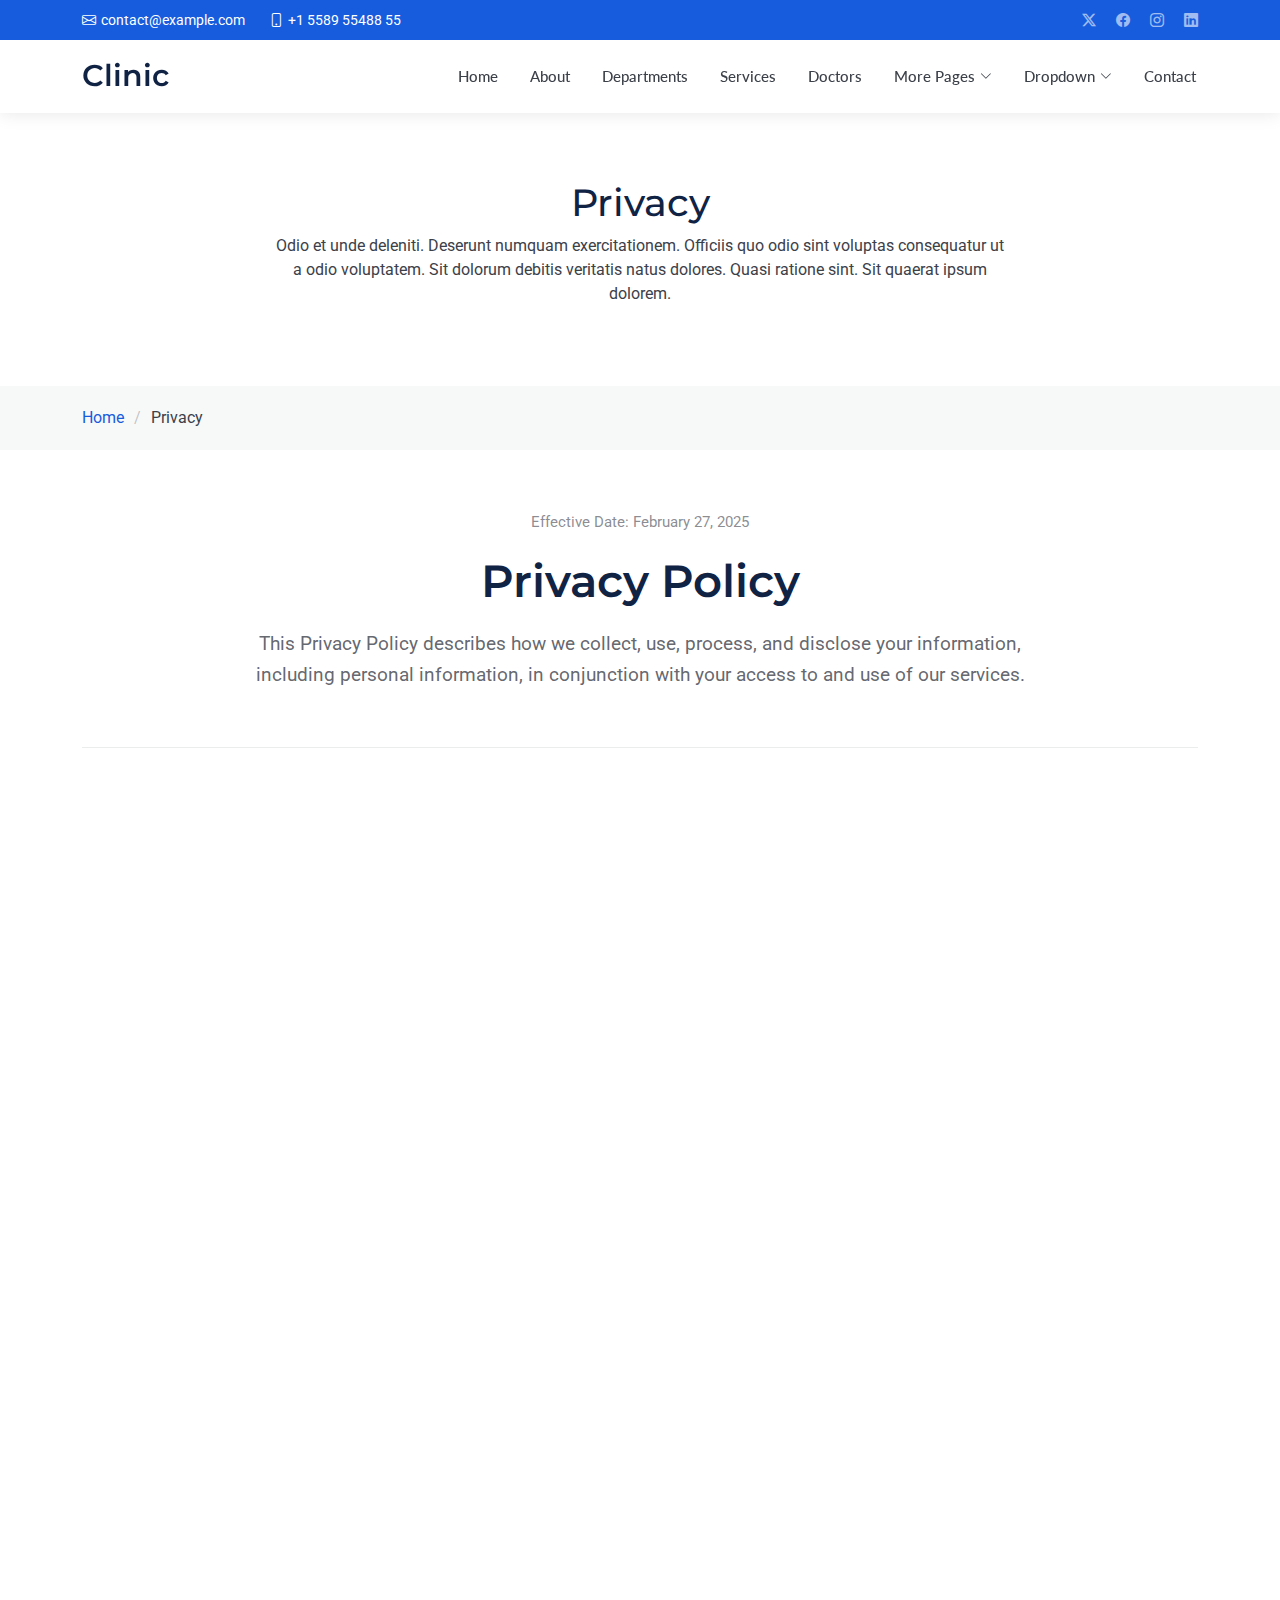
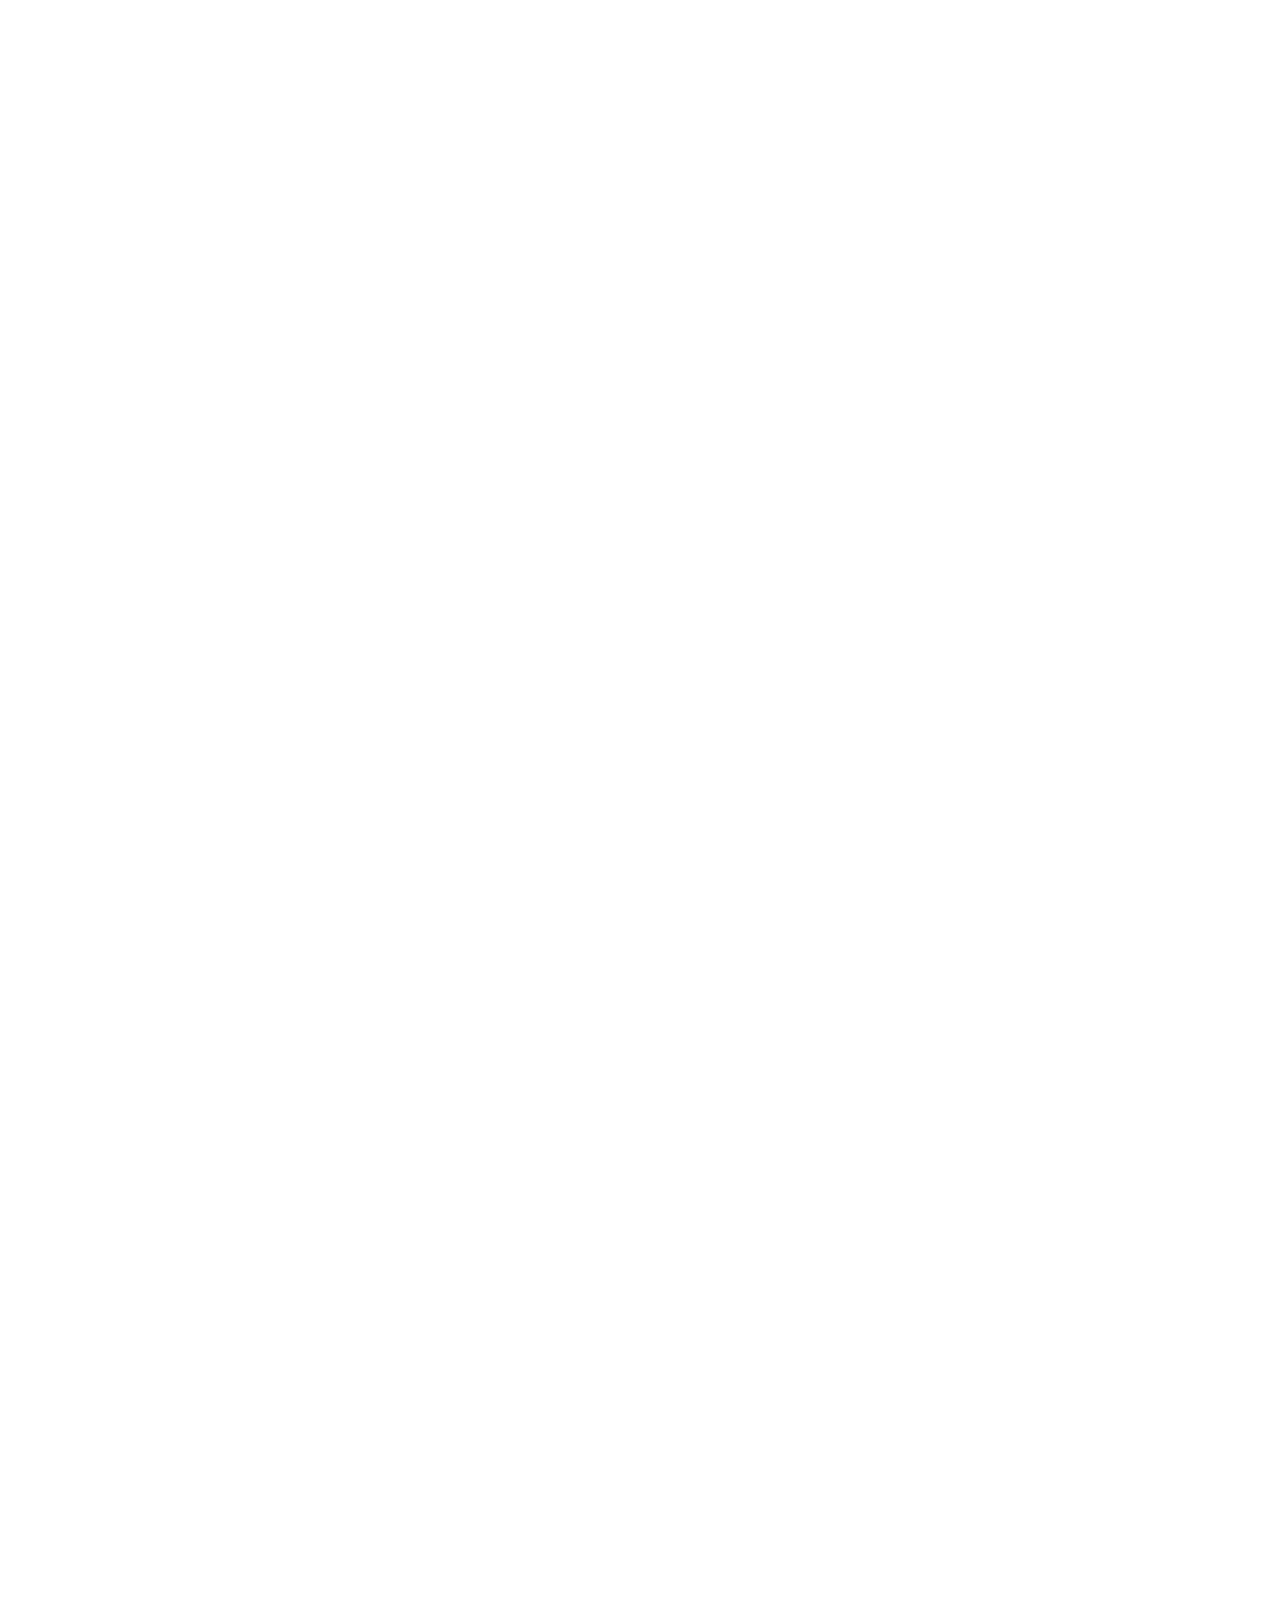
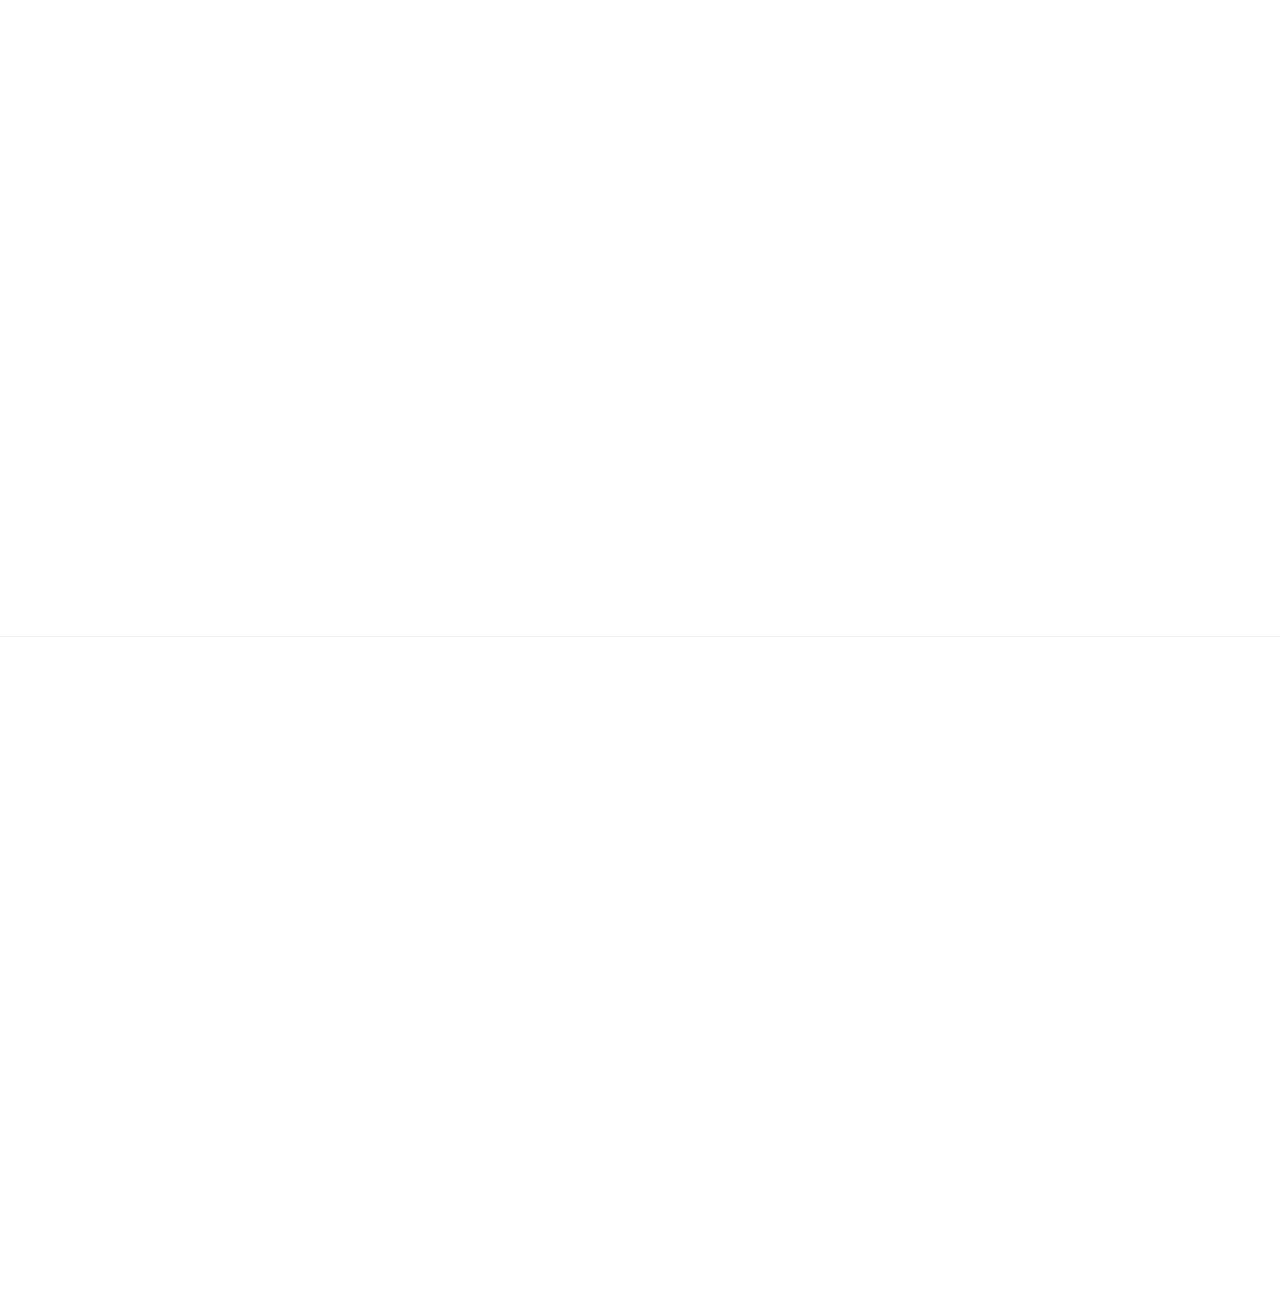
<file: Clinic/privacy.html>
<!DOCTYPE html>
<html lang="en">

<head>
  <meta charset="utf-8">
  <meta content="width=device-width, initial-scale=1.0" name="viewport">
  <title>Privacy - Clinic Bootstrap Template</title>
  <meta name="description" content="">
  <meta name="keywords" content="">

  <!-- Favicons -->
  <link href="assets/img/favicon.png" rel="icon">
  <link href="assets/img/apple-touch-icon.png" rel="apple-touch-icon">

  <!-- Fonts -->
  <link href="https://fonts.googleapis.com" rel="preconnect">
  <link href="https://fonts.gstatic.com" rel="preconnect" crossorigin>
  <link href="https://fonts.googleapis.com/css2?family=Roboto:ital,wght@0,100;0,300;0,400;0,500;0,700;0,900;1,100;1,300;1,400;1,500;1,700;1,900&family=Montserrat:ital,wght@0,100;0,200;0,300;0,400;0,500;0,600;0,700;0,800;0,900;1,100;1,200;1,300;1,400;1,500;1,600;1,700;1,800;1,900&family=Lato:ital,wght@0,100;0,300;0,400;0,700;0,900;1,100;1,300;1,400;1,700;1,900&display=swap" rel="stylesheet">

  <!-- Vendor CSS Files -->
  <link href="assets/vendor/bootstrap/css/bootstrap.min.css" rel="stylesheet">
  <link href="assets/vendor/bootstrap-icons/bootstrap-icons.css" rel="stylesheet">
  <link href="assets/vendor/aos/aos.css" rel="stylesheet">
  <link href="assets/vendor/glightbox/css/glightbox.min.css" rel="stylesheet">
  <link href="assets/vendor/fontawesome-free/css/all.min.css" rel="stylesheet">
  <link href="assets/vendor/swiper/swiper-bundle.min.css" rel="stylesheet">

  <!-- Main CSS File -->
  <link href="assets/css/main.css" rel="stylesheet">

  <!-- =======================================================
  * Template Name: Clinic
  * Template URL: https://bootstrapmade.com/clinic-bootstrap-template/
  * Updated: Jul 23 2025 with Bootstrap v5.3.7
  * Author: BootstrapMade.com
  * License: https://bootstrapmade.com/license/
  ======================================================== -->
</head>

<body class="privacy-page">

  <header id="header" class="header fixed-top">

    <div class="topbar d-flex align-items-center dark-background">
      <div class="container d-flex justify-content-center justify-content-md-between">
        <div class="contact-info d-flex align-items-center">
          <i class="bi bi-envelope d-flex align-items-center"><a href="mailto:contact@example.com">contact@example.com</a></i>
          <i class="bi bi-phone d-flex align-items-center ms-4"><span>+1 5589 55488 55</span></i>
        </div>
        <div class="social-links d-none d-md-flex align-items-center">
          <a href="#" class="twitter"><i class="bi bi-twitter-x"></i></a>
          <a href="#" class="facebook"><i class="bi bi-facebook"></i></a>
          <a href="#" class="instagram"><i class="bi bi-instagram"></i></a>
          <a href="#" class="linkedin"><i class="bi bi-linkedin"></i></a>
        </div>
      </div>
    </div><!-- End Top Bar -->

    <div class="branding d-flex align-items-cente">

      <div class="container position-relative d-flex align-items-center justify-content-between">
        <a href="index.html" class="logo d-flex align-items-center">
          <!-- Uncomment the line below if you also wish to use an image logo -->
          <!-- <img src="assets/img/logo.webp" alt=""> -->
          <h1 class="sitename">Clinic</h1>
        </a>

        <nav id="navmenu" class="navmenu">
          <ul>
            <li><a href="index.html">Home</a></li>
            <li><a href="about.html">About</a></li>
            <li><a href="departments.html">Departments</a></li>
            <li><a href="services.html">Services</a></li>
            <li><a href="doctors.html">Doctors</a></li>
            <li class="dropdown"><a href="#"><span>More Pages</span> <i class="bi bi-chevron-down toggle-dropdown"></i></a>
              <ul>
                <li><a href="department-details.html">Department Details</a></li>
                <li><a href="service-details.html">Service Details</a></li>
                <li><a href="appointment.html">Appointment</a></li>
                <li><a href="testimonials.html">Testimonials</a></li>
                <li><a href="faq.html">Frequently Asked Questions</a></li>
                <li><a href="gallery.html">Gallery</a></li>
                <li><a href="terms.html">Terms</a></li>
                <li><a href="privacy.html" class="active">Privacy</a></li>
                <li><a href="404.html">404</a></li>
              </ul>
            </li>
            <li class="dropdown"><a href="#"><span>Dropdown</span> <i class="bi bi-chevron-down toggle-dropdown"></i></a>
              <ul>
                <li><a href="#">Dropdown 1</a></li>
                <li class="dropdown"><a href="#"><span>Deep Dropdown</span> <i class="bi bi-chevron-down toggle-dropdown"></i></a>
                  <ul>
                    <li><a href="#">Deep Dropdown 1</a></li>
                    <li><a href="#">Deep Dropdown 2</a></li>
                    <li><a href="#">Deep Dropdown 3</a></li>
                    <li><a href="#">Deep Dropdown 4</a></li>
                    <li><a href="#">Deep Dropdown 5</a></li>
                  </ul>
                </li>
                <li><a href="#">Dropdown 2</a></li>
                <li><a href="#">Dropdown 3</a></li>
                <li><a href="#">Dropdown 4</a></li>
              </ul>
            </li>
            <li><a href="contact.html">Contact</a></li>
          </ul>
          <i class="mobile-nav-toggle d-xl-none bi bi-list"></i>
        </nav>

      </div>

    </div>

  </header>

  <main class="main">

    <!-- Page Title -->
    <div class="page-title">
      <div class="heading">
        <div class="container">
          <div class="row d-flex justify-content-center text-center">
            <div class="col-lg-8">
              <h1 class="heading-title">Privacy</h1>
              <p class="mb-0">
                Odio et unde deleniti. Deserunt numquam exercitationem. Officiis quo
                odio sint voluptas consequatur ut a odio voluptatem. Sit dolorum
                debitis veritatis natus dolores. Quasi ratione sint. Sit quaerat
                ipsum dolorem.
              </p>
            </div>
          </div>
        </div>
      </div>
      <nav class="breadcrumbs">
        <div class="container">
          <ol>
            <li><a href="index.html">Home</a></li>
            <li class="current">Privacy</li>
          </ol>
        </div>
      </nav>
    </div><!-- End Page Title -->

    <!-- Privacy Section -->
    <section id="privacy" class="privacy section">

      <div class="container" data-aos="fade-up">
        <!-- Header -->
        <div class="privacy-header" data-aos="fade-up">
          <div class="header-content">
            <div class="last-updated">Effective Date: February 27, 2025</div>
            <h1>Privacy Policy</h1>
            <p class="intro-text">This Privacy Policy describes how we collect, use, process, and disclose your information, including personal information, in conjunction with your access to and use of our services.</p>
          </div>
        </div>

        <!-- Main Content -->
        <div class="privacy-content" data-aos="fade-up">
          <!-- Introduction -->
          <div class="content-section">
            <h2>1. Introduction</h2>
            <p>When you use our services, you're trusting us with your information. We understand this is a big responsibility and work hard to protect your information and put you in control.</p>
            <p>This Privacy Policy is meant to help you understand what information we collect, why we collect it, and how you can update, manage, export, and delete your information.</p>
          </div>

          <!-- Information Collection -->
          <div class="content-section">
            <h2>2. Information We Collect</h2>
            <p>We collect information to provide better services to our users. The types of information we collect include:</p>

            <h3>2.1 Information You Provide</h3>
            <p>When you create an account or use our services, you provide us with personal information that includes:</p>
            <ul>
              <li>Your name and contact information</li>
              <li>Account credentials</li>
              <li>Payment information when required</li>
              <li>Communication preferences</li>
            </ul>

            <h3>2.2 Automatic Information</h3>
            <p>We automatically collect and store certain information when you use our services:</p>
            <ul>
              <li>Device information and identifiers</li>
              <li>Log information and usage statistics</li>
              <li>Location information when enabled</li>
              <li>Browser type and settings</li>
            </ul>
          </div>

          <!-- Use of Information -->
          <div class="content-section">
            <h2>3. How We Use Your Information</h2>
            <p>We use the information we collect to provide, maintain, and improve our services. Specifically, we use your information to:</p>
            <ul>
              <li>Provide and personalize our services</li>
              <li>Process transactions and send related information</li>
              <li>Send notifications and updates about our services</li>
              <li>Maintain security and verify identity</li>
              <li>Analyze and improve our services</li>
            </ul>
          </div>

          <!-- Information Sharing -->
          <div class="content-section">
            <h2>4. Information Sharing and Disclosure</h2>
            <p>We do not share personal information with companies, organizations, or individuals outside of our company except in the following cases:</p>

            <h3>4.1 With Your Consent</h3>
            <p>We will share personal information with companies, organizations, or individuals outside of our company when we have your consent to do so.</p>

            <h3>4.2 For Legal Reasons</h3>
            <p>We will share personal information if we have a good-faith belief that access, use, preservation, or disclosure of the information is reasonably necessary to:</p>
            <ul>
              <li>Meet any applicable law, regulation, legal process, or enforceable governmental request</li>
              <li>Enforce applicable Terms of Service</li>
              <li>Detect, prevent, or otherwise address fraud, security, or technical issues</li>
              <li>Protect against harm to the rights, property, or safety of our users</li>
            </ul>
          </div>

          <!-- Data Security -->
          <div class="content-section">
            <h2>5. Data Security</h2>
            <p>We work hard to protect our users from unauthorized access to or unauthorized alteration, disclosure, or destruction of information we hold. In particular:</p>
            <ul>
              <li>We encrypt our services using SSL</li>
              <li>We review our information collection, storage, and processing practices</li>
              <li>We restrict access to personal information to employees who need that information</li>
            </ul>
          </div>

          <!-- Your Rights -->
          <div class="content-section">
            <h2>6. Your Rights and Choices</h2>
            <p>You have certain rights regarding your personal information, including:</p>
            <ul>
              <li>The right to access your personal information</li>
              <li>The right to correct inaccurate information</li>
              <li>The right to request deletion of your information</li>
              <li>The right to restrict or object to our processing of your information</li>
            </ul>
          </div>

          <!-- Policy Updates -->
          <div class="content-section">
            <h2>7. Changes to This Policy</h2>
            <p>We may update this Privacy Policy from time to time. We will notify you of any changes by posting the new Privacy Policy on this page and updating the effective date at the top.</p>
            <p>Your continued use of our services after any changes to this Privacy Policy constitutes your acceptance of such changes.</p>
          </div>
        </div>

        <!-- Contact Section -->
        <div class="privacy-contact" data-aos="fade-up">
          <h2>Contact Us</h2>
          <p>If you have any questions about this Privacy Policy or our practices, please contact us:</p>
          <div class="contact-details">
            <p><strong>Email:</strong> privacy@example.com</p>
            <p><strong>Address:</strong> 123 Privacy Street, Security City, 12345</p>
          </div>
        </div>

      </div>

    </section><!-- /Privacy Section -->

  </main>

  <footer id="footer" class="footer-16 footer position-relative">

    <div class="container">

      <div class="footer-main" data-aos="fade-up" data-aos-delay="100">
        <div class="row align-items-start">

          <div class="col-lg-5">
            <div class="brand-section">
              <a href="index.html" class="logo d-flex align-items-center mb-4">
                <span class="sitename">Clinic</span>
              </a>
              <p class="brand-description">Crafting exceptional digital experiences through thoughtful design and innovative solutions that elevate your brand presence.</p>

              <div class="contact-info mt-5">
                <div class="contact-item">
                  <i class="bi bi-geo-alt"></i>
                  <span>123 Creative Boulevard, Design District, NY 10012</span>
                </div>
                <div class="contact-item">
                  <i class="bi bi-telephone"></i>
                  <span>+1 (555) 987-6543</span>
                </div>
                <div class="contact-item">
                  <i class="bi bi-envelope"></i>
                  <span>hello@designstudio.com</span>
                </div>
              </div>
            </div>
          </div>

          <div class="col-lg-7">
            <div class="footer-nav-wrapper">
              <div class="row">

                <div class="col-6 col-lg-3">
                  <div class="nav-column">
                    <h6>Studio</h6>
                    <nav class="footer-nav">
                      <a href="#">Our Story</a>
                      <a href="#">Design Process</a>
                      <a href="#">Portfolio</a>
                      <a href="#">Case Studies</a>
                      <a href="#">Awards</a>
                    </nav>
                  </div>
                </div>

                <div class="col-6 col-lg-3">
                  <div class="nav-column">
                    <h6>Services</h6>
                    <nav class="footer-nav">
                      <a href="#">Brand Identity</a>
                      <a href="#">Web Design</a>
                      <a href="#">Mobile Apps</a>
                      <a href="#">Digital Strategy</a>
                      <a href="#">Consultation</a>
                    </nav>
                  </div>
                </div>

                <div class="col-6 col-lg-3">
                  <div class="nav-column">
                    <h6>Resources</h6>
                    <nav class="footer-nav">
                      <a href="#">Design Blog</a>
                      <a href="#">Style Guide</a>
                      <a href="#">Free Assets</a>
                      <a href="#">Tutorials</a>
                      <a href="#">Inspiration</a>
                    </nav>
                  </div>
                </div>

                <div class="col-6 col-lg-3">
                  <div class="nav-column">
                    <h6>Connect</h6>
                    <nav class="footer-nav">
                      <a href="#">Start Project</a>
                      <a href="#">Schedule Call</a>
                      <a href="#">Join Newsletter</a>
                      <a href="#">Follow Updates</a>
                      <a href="#">Partnership</a>
                    </nav>
                  </div>
                </div>

              </div>
            </div>
          </div>

        </div>
      </div>

    </div>

    <div class="footer-bottom">
      <div class="container">
        <div class="bottom-content" data-aos="fade-up" data-aos-delay="300">
          <div class="row align-items-center">

            <div class="col-lg-6">
              <div class="copyright">
                <p>© <span class="sitename">Clinic</span>. All rights reserved.</p>
              </div>
            </div>

            <div class="col-lg-6">
              <div class="legal-links">
                <a href="#">Privacy Policy</a>
                <a href="#">Terms of Service</a>
                <a href="#">Cookie Policy</a>
                <div class="credits">
                  <!-- All the links in the footer should remain intact. -->
                  <!-- You can delete the links only if you've purchased the pro version. -->
                  <!-- Licensing information: https://bootstrapmade.com/license/ -->
                  <!-- Purchase the pro version with working PHP/AJAX contact form: [buy-url] -->
                  Designed by <a href="https://bootstrapmade.com/">BootstrapMade</a>
                </div>
              </div>
            </div>

          </div>
        </div>
      </div>
    </div>

  </footer>

  <!-- Scroll Top -->
  <a href="#" id="scroll-top" class="scroll-top d-flex align-items-center justify-content-center"><i class="bi bi-arrow-up-short"></i></a>

  <!-- Preloader -->
  <div id="preloader"></div>

  <!-- Vendor JS Files -->
  <script src="assets/vendor/bootstrap/js/bootstrap.bundle.min.js"></script>
  <script src="assets/vendor/php-email-form/validate.js"></script>
  <script src="assets/vendor/aos/aos.js"></script>
  <script src="assets/vendor/glightbox/js/glightbox.min.js"></script>
  <script src="assets/vendor/purecounter/purecounter_vanilla.js"></script>
  <script src="assets/vendor/swiper/swiper-bundle.min.js"></script>

  <!-- Main JS File -->
  <script src="assets/js/main.js"></script>

</body>

</html>
</file>
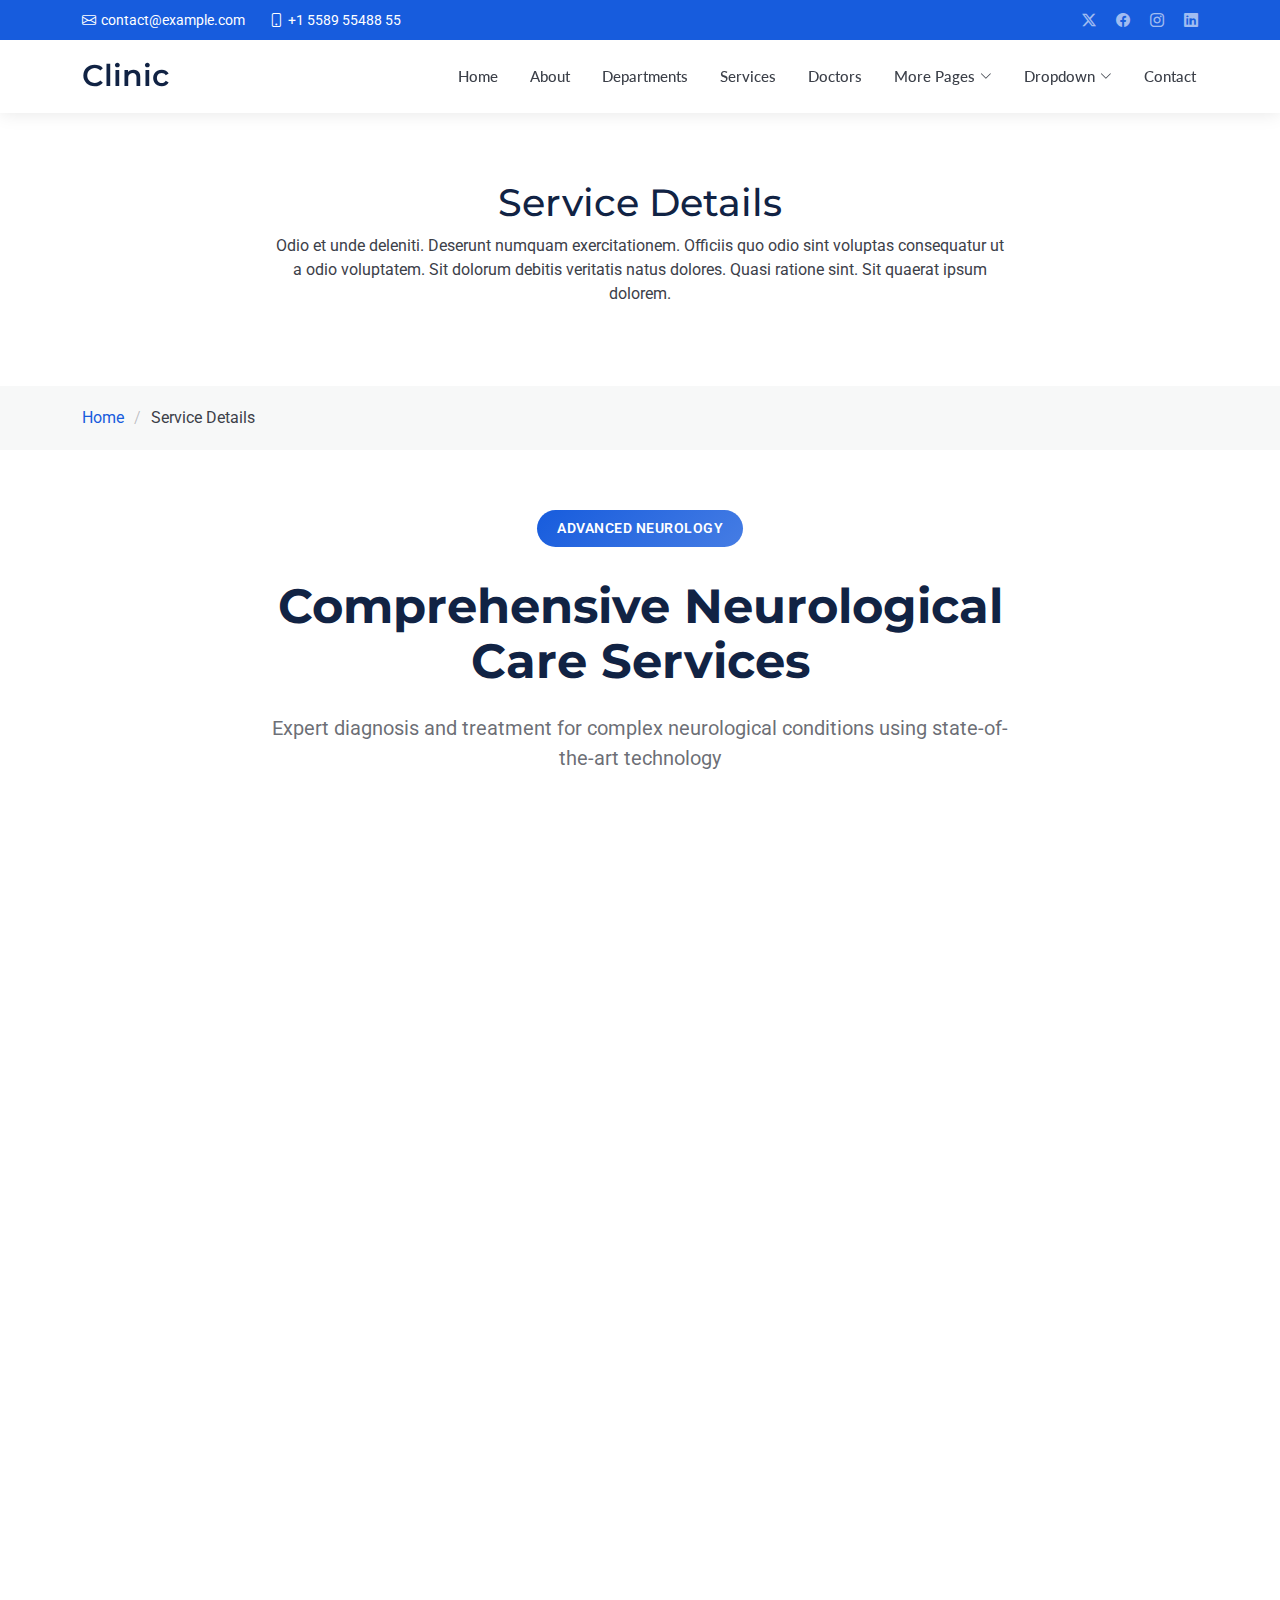
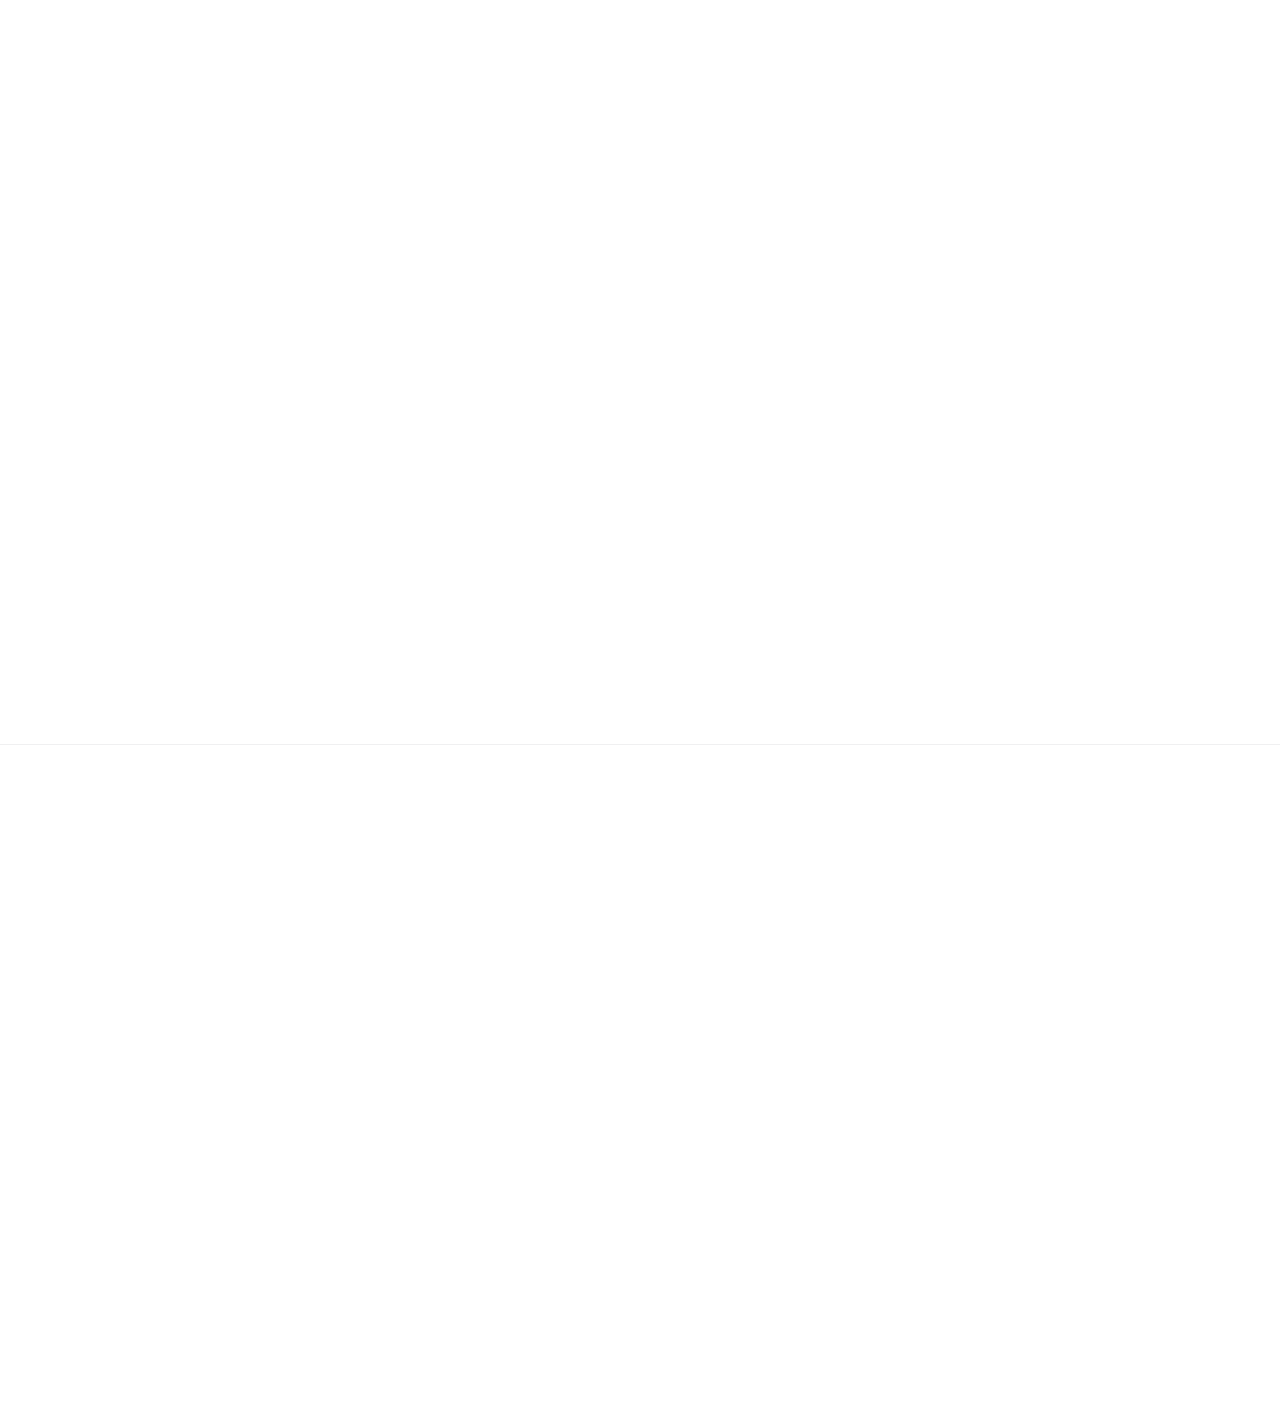
<file: Clinic/service-details.html>
<!DOCTYPE html>
<html lang="en">

<head>
  <meta charset="utf-8">
  <meta content="width=device-width, initial-scale=1.0" name="viewport">
  <title>Service Details - Clinic Bootstrap Template</title>
  <meta name="description" content="">
  <meta name="keywords" content="">

  <!-- Favicons -->
  <link href="assets/img/favicon.png" rel="icon">
  <link href="assets/img/apple-touch-icon.png" rel="apple-touch-icon">

  <!-- Fonts -->
  <link href="https://fonts.googleapis.com" rel="preconnect">
  <link href="https://fonts.gstatic.com" rel="preconnect" crossorigin>
  <link href="https://fonts.googleapis.com/css2?family=Roboto:ital,wght@0,100;0,300;0,400;0,500;0,700;0,900;1,100;1,300;1,400;1,500;1,700;1,900&family=Montserrat:ital,wght@0,100;0,200;0,300;0,400;0,500;0,600;0,700;0,800;0,900;1,100;1,200;1,300;1,400;1,500;1,600;1,700;1,800;1,900&family=Lato:ital,wght@0,100;0,300;0,400;0,700;0,900;1,100;1,300;1,400;1,700;1,900&display=swap" rel="stylesheet">

  <!-- Vendor CSS Files -->
  <link href="assets/vendor/bootstrap/css/bootstrap.min.css" rel="stylesheet">
  <link href="assets/vendor/bootstrap-icons/bootstrap-icons.css" rel="stylesheet">
  <link href="assets/vendor/aos/aos.css" rel="stylesheet">
  <link href="assets/vendor/glightbox/css/glightbox.min.css" rel="stylesheet">
  <link href="assets/vendor/fontawesome-free/css/all.min.css" rel="stylesheet">
  <link href="assets/vendor/swiper/swiper-bundle.min.css" rel="stylesheet">

  <!-- Main CSS File -->
  <link href="assets/css/main.css" rel="stylesheet">

  <!-- =======================================================
  * Template Name: Clinic
  * Template URL: https://bootstrapmade.com/clinic-bootstrap-template/
  * Updated: Jul 23 2025 with Bootstrap v5.3.7
  * Author: BootstrapMade.com
  * License: https://bootstrapmade.com/license/
  ======================================================== -->
</head>

<body class="service-details-page">

  <header id="header" class="header fixed-top">

    <div class="topbar d-flex align-items-center dark-background">
      <div class="container d-flex justify-content-center justify-content-md-between">
        <div class="contact-info d-flex align-items-center">
          <i class="bi bi-envelope d-flex align-items-center"><a href="mailto:contact@example.com">contact@example.com</a></i>
          <i class="bi bi-phone d-flex align-items-center ms-4"><span>+1 5589 55488 55</span></i>
        </div>
        <div class="social-links d-none d-md-flex align-items-center">
          <a href="#" class="twitter"><i class="bi bi-twitter-x"></i></a>
          <a href="#" class="facebook"><i class="bi bi-facebook"></i></a>
          <a href="#" class="instagram"><i class="bi bi-instagram"></i></a>
          <a href="#" class="linkedin"><i class="bi bi-linkedin"></i></a>
        </div>
      </div>
    </div><!-- End Top Bar -->

    <div class="branding d-flex align-items-cente">

      <div class="container position-relative d-flex align-items-center justify-content-between">
        <a href="index.html" class="logo d-flex align-items-center">
          <!-- Uncomment the line below if you also wish to use an image logo -->
          <!-- <img src="assets/img/logo.webp" alt=""> -->
          <h1 class="sitename">Clinic</h1>
        </a>

        <nav id="navmenu" class="navmenu">
          <ul>
            <li><a href="index.html">Home</a></li>
            <li><a href="about.html">About</a></li>
            <li><a href="departments.html">Departments</a></li>
            <li><a href="services.html">Services</a></li>
            <li><a href="doctors.html">Doctors</a></li>
            <li class="dropdown"><a href="#"><span>More Pages</span> <i class="bi bi-chevron-down toggle-dropdown"></i></a>
              <ul>
                <li><a href="department-details.html">Department Details</a></li>
                <li><a href="service-details.html" class="active">Service Details</a></li>
                <li><a href="appointment.html">Appointment</a></li>
                <li><a href="testimonials.html">Testimonials</a></li>
                <li><a href="faq.html">Frequently Asked Questions</a></li>
                <li><a href="gallery.html">Gallery</a></li>
                <li><a href="terms.html">Terms</a></li>
                <li><a href="privacy.html">Privacy</a></li>
                <li><a href="404.html">404</a></li>
              </ul>
            </li>
            <li class="dropdown"><a href="#"><span>Dropdown</span> <i class="bi bi-chevron-down toggle-dropdown"></i></a>
              <ul>
                <li><a href="#">Dropdown 1</a></li>
                <li class="dropdown"><a href="#"><span>Deep Dropdown</span> <i class="bi bi-chevron-down toggle-dropdown"></i></a>
                  <ul>
                    <li><a href="#">Deep Dropdown 1</a></li>
                    <li><a href="#">Deep Dropdown 2</a></li>
                    <li><a href="#">Deep Dropdown 3</a></li>
                    <li><a href="#">Deep Dropdown 4</a></li>
                    <li><a href="#">Deep Dropdown 5</a></li>
                  </ul>
                </li>
                <li><a href="#">Dropdown 2</a></li>
                <li><a href="#">Dropdown 3</a></li>
                <li><a href="#">Dropdown 4</a></li>
              </ul>
            </li>
            <li><a href="contact.html">Contact</a></li>
          </ul>
          <i class="mobile-nav-toggle d-xl-none bi bi-list"></i>
        </nav>

      </div>

    </div>

  </header>

  <main class="main">

    <!-- Page Title -->
    <div class="page-title">
      <div class="heading">
        <div class="container">
          <div class="row d-flex justify-content-center text-center">
            <div class="col-lg-8">
              <h1 class="heading-title">Service Details</h1>
              <p class="mb-0">
                Odio et unde deleniti. Deserunt numquam exercitationem. Officiis quo
                odio sint voluptas consequatur ut a odio voluptatem. Sit dolorum
                debitis veritatis natus dolores. Quasi ratione sint. Sit quaerat
                ipsum dolorem.
              </p>
            </div>
          </div>
        </div>
      </div>
      <nav class="breadcrumbs">
        <div class="container">
          <ol>
            <li><a href="index.html">Home</a></li>
            <li class="current">Service Details</li>
          </ol>
        </div>
      </nav>
    </div><!-- End Page Title -->

    <!-- Service Details 2 Section -->
    <section id="service-details-2" class="service-details-2 section">

      <div class="container" data-aos="fade-up" data-aos-delay="100">

        <div class="row">

          <div class="col-lg-8 mx-auto text-center mb-5" data-aos="fade-up" data-aos-delay="150">
            <div class="service-header">
              <div class="service-category">
                <span>Advanced Neurology</span>
              </div>
              <h2>Comprehensive Neurological Care Services</h2>
              <p class="lead">Expert diagnosis and treatment for complex neurological conditions using state-of-the-art technology</p>
            </div>
          </div>

        </div>

        <div class="row gy-4 align-items-center">

          <div class="col-lg-5" data-aos="fade-right" data-aos-delay="200">
            <div class="service-details">

              <div class="detail-item">
                <div class="icon-wrapper">
                  <i class="bi bi-activity"></i>
                </div>
                <div class="content">
                  <h4>Neurological Assessment</h4>
                  <p>Sed ut perspiciatis unde omnis iste natus error sit voluptatem accusantium doloremque laudantium totam rem aperiam.</p>
                </div>
              </div>

              <div class="detail-item">
                <div class="icon-wrapper">
                  <i class="bi bi-diagram-2"></i>
                </div>
                <div class="content">
                  <h4>Brain Imaging &amp; Diagnosis</h4>
                  <p>At vero eos et accusamus et iusto odio dignissimos ducimus qui blanditiis praesentium voluptatum deleniti.</p>
                </div>
              </div>

              <div class="detail-item">
                <div class="icon-wrapper">
                  <i class="bi bi-prescription2"></i>
                </div>
                <div class="content">
                  <h4>Treatment Planning</h4>
                  <p>Excepteur sint occaecat cupidatat non proident sunt in culpa qui officia deserunt mollit anim laborum.</p>
                </div>
              </div>

            </div>
          </div>

          <div class="col-lg-7" data-aos="fade-left" data-aos-delay="300">
            <div class="service-visual">
              <img src="assets/img/health/neurology-2.webp" alt="Neurology Services" class="img-fluid">
              <div class="visual-overlay">
                <div class="stats-card">
                  <div class="stat">
                    <span class="number">95%</span>
                    <span class="label">Success Rate</span>
                  </div>
                  <div class="stat">
                    <span class="number">24/7</span>
                    <span class="label">Emergency Care</span>
                  </div>
                </div>
              </div>
            </div>
          </div>

        </div>

        <div class="row gy-4 mt-5">

          <div class="col-12" data-aos="fade-up" data-aos-delay="100">
            <div class="service-overview">
              <div class="row align-items-center">

                <div class="col-lg-6">
                  <h3>Why Choose Our Neurology Department</h3>
                  <p>Lorem ipsum dolor sit amet consectetur adipiscing elit sed do eiusmod tempor incididunt ut labore et dolore magna aliqua. Ut enim ad minim veniam quis nostrud exercitation ullamco laboris nisi ut aliquip ex ea commodo consequat.</p>

                  <div class="features-grid">
                    <div class="feature">
                      <i class="bi bi-award"></i>
                      <span>Board Certified Specialists</span>
                    </div>
                    <div class="feature">
                      <i class="bi bi-clock-history"></i>
                      <span>Same Day Appointments</span>
                    </div>
                    <div class="feature">
                      <i class="bi bi-shield-plus"></i>
                      <span>Advanced Treatment Options</span>
                    </div>
                    <div class="feature">
                      <i class="bi bi-heart-pulse"></i>
                      <span>Patient-Centered Care</span>
                    </div>
                  </div>
                </div>

                <div class="col-lg-6">
                  <div class="treatment-areas">
                    <h4>Conditions We Treat</h4>
                    <div class="condition-tags">
                      <span class="tag">Stroke Recovery</span>
                      <span class="tag">Epilepsy Management</span>
                      <span class="tag">Memory Disorders</span>
                      <span class="tag">Headache Disorders</span>
                      <span class="tag">Movement Disorders</span>
                      <span class="tag">Peripheral Neuropathy</span>
                      <span class="tag">Multiple Sclerosis</span>
                      <span class="tag">Parkinson's Disease</span>
                    </div>
                  </div>
                </div>

              </div>
            </div>
          </div>

        </div>

        <div class="row gy-4 mt-5">

          <div class="col-lg-4" data-aos="zoom-in" data-aos-delay="100">
            <div class="action-card primary">
              <div class="card-header">
                <i class="bi bi-calendar-check"></i>
                <h4>Schedule Consultation</h4>
              </div>
              <p>Book your neurological evaluation with our expert team</p>
              <div class="card-footer">
                <a href="#" class="btn-action">Book Now</a>
                <span class="availability">Next available: Tomorrow</span>
              </div>
            </div>
          </div>

          <div class="col-lg-4" data-aos="zoom-in" data-aos-delay="200">
            <div class="action-card secondary">
              <div class="card-header">
                <i class="bi bi-telephone"></i>
                <h4>Emergency Consultation</h4>
              </div>
              <p>24/7 neurological emergency support and rapid response</p>
              <div class="card-footer">
                <a href="tel:+15551234567" class="btn-action">Call Now</a>
                <span class="availability">+1 (555) 123-4567</span>
              </div>
            </div>
          </div>

          <div class="col-lg-4" data-aos="zoom-in" data-aos-delay="300">
            <div class="action-card tertiary">
              <div class="card-header">
                <i class="bi bi-file-text"></i>
                <h4>Get Second Opinion</h4>
              </div>
              <p>Expert review of existing diagnoses and treatment plans</p>
              <div class="card-footer">
                <a href="#" class="btn-action">Request Review</a>
                <span class="availability">Response within 48h</span>
              </div>
            </div>
          </div>

        </div>

      </div>

    </section><!-- /Service Details 2 Section -->

  </main>

  <footer id="footer" class="footer-16 footer position-relative">

    <div class="container">

      <div class="footer-main" data-aos="fade-up" data-aos-delay="100">
        <div class="row align-items-start">

          <div class="col-lg-5">
            <div class="brand-section">
              <a href="index.html" class="logo d-flex align-items-center mb-4">
                <span class="sitename">Clinic</span>
              </a>
              <p class="brand-description">Crafting exceptional digital experiences through thoughtful design and innovative solutions that elevate your brand presence.</p>

              <div class="contact-info mt-5">
                <div class="contact-item">
                  <i class="bi bi-geo-alt"></i>
                  <span>123 Creative Boulevard, Design District, NY 10012</span>
                </div>
                <div class="contact-item">
                  <i class="bi bi-telephone"></i>
                  <span>+1 (555) 987-6543</span>
                </div>
                <div class="contact-item">
                  <i class="bi bi-envelope"></i>
                  <span>hello@designstudio.com</span>
                </div>
              </div>
            </div>
          </div>

          <div class="col-lg-7">
            <div class="footer-nav-wrapper">
              <div class="row">

                <div class="col-6 col-lg-3">
                  <div class="nav-column">
                    <h6>Studio</h6>
                    <nav class="footer-nav">
                      <a href="#">Our Story</a>
                      <a href="#">Design Process</a>
                      <a href="#">Portfolio</a>
                      <a href="#">Case Studies</a>
                      <a href="#">Awards</a>
                    </nav>
                  </div>
                </div>

                <div class="col-6 col-lg-3">
                  <div class="nav-column">
                    <h6>Services</h6>
                    <nav class="footer-nav">
                      <a href="#">Brand Identity</a>
                      <a href="#">Web Design</a>
                      <a href="#">Mobile Apps</a>
                      <a href="#">Digital Strategy</a>
                      <a href="#">Consultation</a>
                    </nav>
                  </div>
                </div>

                <div class="col-6 col-lg-3">
                  <div class="nav-column">
                    <h6>Resources</h6>
                    <nav class="footer-nav">
                      <a href="#">Design Blog</a>
                      <a href="#">Style Guide</a>
                      <a href="#">Free Assets</a>
                      <a href="#">Tutorials</a>
                      <a href="#">Inspiration</a>
                    </nav>
                  </div>
                </div>

                <div class="col-6 col-lg-3">
                  <div class="nav-column">
                    <h6>Connect</h6>
                    <nav class="footer-nav">
                      <a href="#">Start Project</a>
                      <a href="#">Schedule Call</a>
                      <a href="#">Join Newsletter</a>
                      <a href="#">Follow Updates</a>
                      <a href="#">Partnership</a>
                    </nav>
                  </div>
                </div>

              </div>
            </div>
          </div>

        </div>
      </div>

    </div>

    <div class="footer-bottom">
      <div class="container">
        <div class="bottom-content" data-aos="fade-up" data-aos-delay="300">
          <div class="row align-items-center">

            <div class="col-lg-6">
              <div class="copyright">
                <p>© <span class="sitename">Clinic</span>. All rights reserved.</p>
              </div>
            </div>

            <div class="col-lg-6">
              <div class="legal-links">
                <a href="#">Privacy Policy</a>
                <a href="#">Terms of Service</a>
                <a href="#">Cookie Policy</a>
                <div class="credits">
                  <!-- All the links in the footer should remain intact. -->
                  <!-- You can delete the links only if you've purchased the pro version. -->
                  <!-- Licensing information: https://bootstrapmade.com/license/ -->
                  <!-- Purchase the pro version with working PHP/AJAX contact form: [buy-url] -->
                  Designed by <a href="https://bootstrapmade.com/">BootstrapMade</a>
                </div>
              </div>
            </div>

          </div>
        </div>
      </div>
    </div>

  </footer>

  <!-- Scroll Top -->
  <a href="#" id="scroll-top" class="scroll-top d-flex align-items-center justify-content-center"><i class="bi bi-arrow-up-short"></i></a>

  <!-- Preloader -->
  <div id="preloader"></div>

  <!-- Vendor JS Files -->
  <script src="assets/vendor/bootstrap/js/bootstrap.bundle.min.js"></script>
  <script src="assets/vendor/php-email-form/validate.js"></script>
  <script src="assets/vendor/aos/aos.js"></script>
  <script src="assets/vendor/glightbox/js/glightbox.min.js"></script>
  <script src="assets/vendor/purecounter/purecounter_vanilla.js"></script>
  <script src="assets/vendor/swiper/swiper-bundle.min.js"></script>

  <!-- Main JS File -->
  <script src="assets/js/main.js"></script>

</body>

</html>
</file>
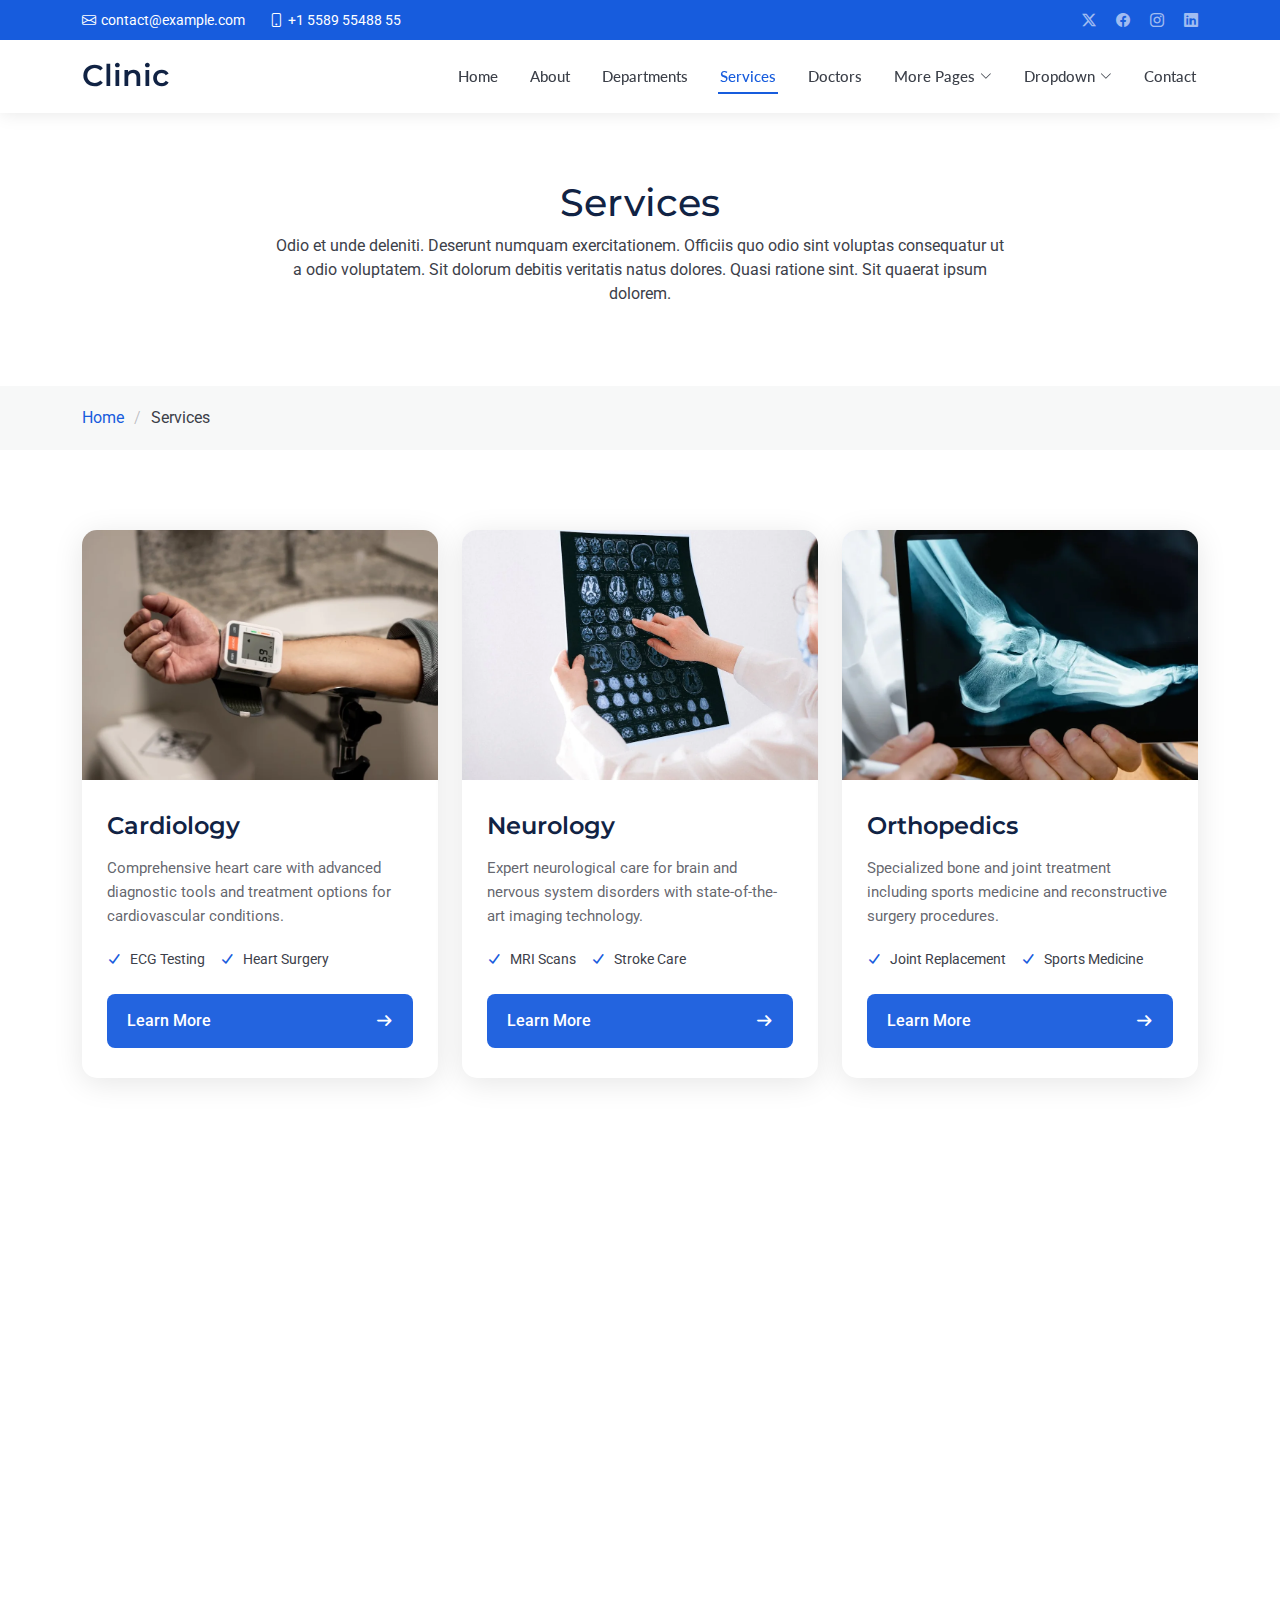
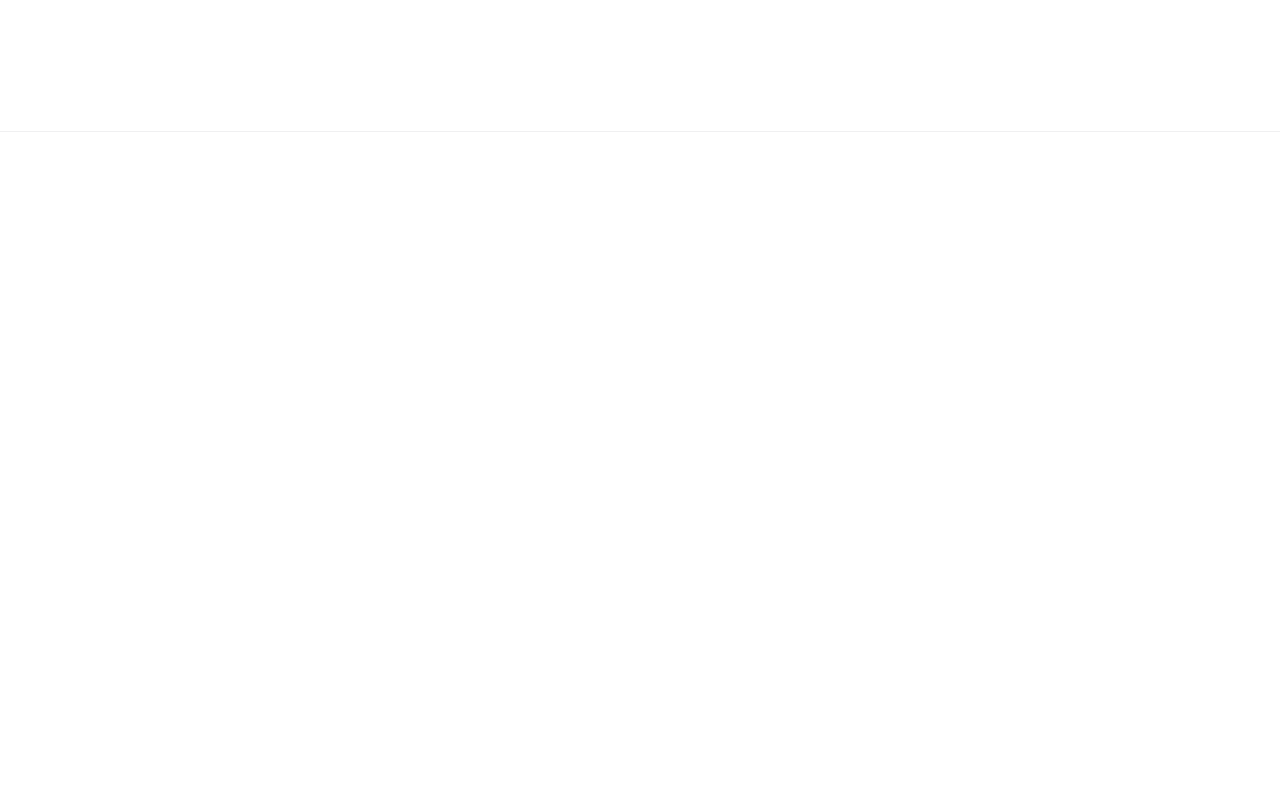
<file: Clinic/services.html>
<!DOCTYPE html>
<html lang="en">

<head>
  <meta charset="utf-8">
  <meta content="width=device-width, initial-scale=1.0" name="viewport">
  <title>Services - Clinic Bootstrap Template</title>
  <meta name="description" content="">
  <meta name="keywords" content="">

  <!-- Favicons -->
  <link href="assets/img/favicon.png" rel="icon">
  <link href="assets/img/apple-touch-icon.png" rel="apple-touch-icon">

  <!-- Fonts -->
  <link href="https://fonts.googleapis.com" rel="preconnect">
  <link href="https://fonts.gstatic.com" rel="preconnect" crossorigin>
  <link href="https://fonts.googleapis.com/css2?family=Roboto:ital,wght@0,100;0,300;0,400;0,500;0,700;0,900;1,100;1,300;1,400;1,500;1,700;1,900&family=Montserrat:ital,wght@0,100;0,200;0,300;0,400;0,500;0,600;0,700;0,800;0,900;1,100;1,200;1,300;1,400;1,500;1,600;1,700;1,800;1,900&family=Lato:ital,wght@0,100;0,300;0,400;0,700;0,900;1,100;1,300;1,400;1,700;1,900&display=swap" rel="stylesheet">

  <!-- Vendor CSS Files -->
  <link href="assets/vendor/bootstrap/css/bootstrap.min.css" rel="stylesheet">
  <link href="assets/vendor/bootstrap-icons/bootstrap-icons.css" rel="stylesheet">
  <link href="assets/vendor/aos/aos.css" rel="stylesheet">
  <link href="assets/vendor/glightbox/css/glightbox.min.css" rel="stylesheet">
  <link href="assets/vendor/fontawesome-free/css/all.min.css" rel="stylesheet">
  <link href="assets/vendor/swiper/swiper-bundle.min.css" rel="stylesheet">

  <!-- Main CSS File -->
  <link href="assets/css/main.css" rel="stylesheet">

  <!-- =======================================================
  * Template Name: Clinic
  * Template URL: https://bootstrapmade.com/clinic-bootstrap-template/
  * Updated: Jul 23 2025 with Bootstrap v5.3.7
  * Author: BootstrapMade.com
  * License: https://bootstrapmade.com/license/
  ======================================================== -->
</head>

<body class="services-page">

  <header id="header" class="header fixed-top">

    <div class="topbar d-flex align-items-center dark-background">
      <div class="container d-flex justify-content-center justify-content-md-between">
        <div class="contact-info d-flex align-items-center">
          <i class="bi bi-envelope d-flex align-items-center"><a href="mailto:contact@example.com">contact@example.com</a></i>
          <i class="bi bi-phone d-flex align-items-center ms-4"><span>+1 5589 55488 55</span></i>
        </div>
        <div class="social-links d-none d-md-flex align-items-center">
          <a href="#" class="twitter"><i class="bi bi-twitter-x"></i></a>
          <a href="#" class="facebook"><i class="bi bi-facebook"></i></a>
          <a href="#" class="instagram"><i class="bi bi-instagram"></i></a>
          <a href="#" class="linkedin"><i class="bi bi-linkedin"></i></a>
        </div>
      </div>
    </div><!-- End Top Bar -->

    <div class="branding d-flex align-items-cente">

      <div class="container position-relative d-flex align-items-center justify-content-between">
        <a href="index.html" class="logo d-flex align-items-center">
          <!-- Uncomment the line below if you also wish to use an image logo -->
          <!-- <img src="assets/img/logo.webp" alt=""> -->
          <h1 class="sitename">Clinic</h1>
        </a>

        <nav id="navmenu" class="navmenu">
          <ul>
            <li><a href="index.html">Home</a></li>
            <li><a href="about.html">About</a></li>
            <li><a href="departments.html">Departments</a></li>
            <li><a href="services.html" class="active">Services</a></li>
            <li><a href="doctors.html">Doctors</a></li>
            <li class="dropdown"><a href="#"><span>More Pages</span> <i class="bi bi-chevron-down toggle-dropdown"></i></a>
              <ul>
                <li><a href="department-details.html">Department Details</a></li>
                <li><a href="service-details.html">Service Details</a></li>
                <li><a href="appointment.html">Appointment</a></li>
                <li><a href="testimonials.html">Testimonials</a></li>
                <li><a href="faq.html">Frequently Asked Questions</a></li>
                <li><a href="gallery.html">Gallery</a></li>
                <li><a href="terms.html">Terms</a></li>
                <li><a href="privacy.html">Privacy</a></li>
                <li><a href="404.html">404</a></li>
              </ul>
            </li>
            <li class="dropdown"><a href="#"><span>Dropdown</span> <i class="bi bi-chevron-down toggle-dropdown"></i></a>
              <ul>
                <li><a href="#">Dropdown 1</a></li>
                <li class="dropdown"><a href="#"><span>Deep Dropdown</span> <i class="bi bi-chevron-down toggle-dropdown"></i></a>
                  <ul>
                    <li><a href="#">Deep Dropdown 1</a></li>
                    <li><a href="#">Deep Dropdown 2</a></li>
                    <li><a href="#">Deep Dropdown 3</a></li>
                    <li><a href="#">Deep Dropdown 4</a></li>
                    <li><a href="#">Deep Dropdown 5</a></li>
                  </ul>
                </li>
                <li><a href="#">Dropdown 2</a></li>
                <li><a href="#">Dropdown 3</a></li>
                <li><a href="#">Dropdown 4</a></li>
              </ul>
            </li>
            <li><a href="contact.html">Contact</a></li>
          </ul>
          <i class="mobile-nav-toggle d-xl-none bi bi-list"></i>
        </nav>

      </div>

    </div>

  </header>

  <main class="main">

    <!-- Page Title -->
    <div class="page-title">
      <div class="heading">
        <div class="container">
          <div class="row d-flex justify-content-center text-center">
            <div class="col-lg-8">
              <h1 class="heading-title">Services</h1>
              <p class="mb-0">
                Odio et unde deleniti. Deserunt numquam exercitationem. Officiis quo
                odio sint voluptas consequatur ut a odio voluptatem. Sit dolorum
                debitis veritatis natus dolores. Quasi ratione sint. Sit quaerat
                ipsum dolorem.
              </p>
            </div>
          </div>
        </div>
      </div>
      <nav class="breadcrumbs">
        <div class="container">
          <ol>
            <li><a href="index.html">Home</a></li>
            <li class="current">Services</li>
          </ol>
        </div>
      </nav>
    </div><!-- End Page Title -->

    <!-- Services Section -->
    <section id="services" class="services section">

      <div class="container" data-aos="fade-up" data-aos-delay="100">

        <div class="row gy-4">

          <div class="col-lg-4 col-md-6" data-aos="fade-up" data-aos-delay="200">
            <div class="service-item">
              <div class="service-image">
                <img src="assets/img/health/cardiology-2.webp" alt="Cardiology Services" class="img-fluid">
                <div class="service-overlay">
                  <i class="fas fa-heartbeat"></i>
                </div>
              </div>
              <div class="service-content">
                <h3>Cardiology</h3>
                <p>Comprehensive heart care with advanced diagnostic tools and treatment options for cardiovascular conditions.</p>
                <div class="service-features">
                  <span class="feature-item"><i class="fas fa-check"></i> ECG Testing</span>
                  <span class="feature-item"><i class="fas fa-check"></i> Heart Surgery</span>
                </div>
                <a href="service-details.html" class="service-btn">
                  <span>Learn More</span>
                  <i class="fas fa-arrow-right"></i>
                </a>
              </div>
            </div>
          </div><!-- End Service Item -->

          <div class="col-lg-4 col-md-6" data-aos="fade-up" data-aos-delay="250">
            <div class="service-item">
              <div class="service-image">
                <img src="assets/img/health/neurology-3.webp" alt="Neurology Services" class="img-fluid">
                <div class="service-overlay">
                  <i class="fas fa-brain"></i>
                </div>
              </div>
              <div class="service-content">
                <h3>Neurology</h3>
                <p>Expert neurological care for brain and nervous system disorders with state-of-the-art imaging technology.</p>
                <div class="service-features">
                  <span class="feature-item"><i class="fas fa-check"></i> MRI Scans</span>
                  <span class="feature-item"><i class="fas fa-check"></i> Stroke Care</span>
                </div>
                <a href="service-details.html" class="service-btn">
                  <span>Learn More</span>
                  <i class="fas fa-arrow-right"></i>
                </a>
              </div>
            </div>
          </div><!-- End Service Item -->

          <div class="col-lg-4 col-md-6" data-aos="fade-up" data-aos-delay="300">
            <div class="service-item">
              <div class="service-image">
                <img src="assets/img/health/orthopedics-1.webp" alt="Orthopedics Services" class="img-fluid">
                <div class="service-overlay">
                  <i class="fas fa-bone"></i>
                </div>
              </div>
              <div class="service-content">
                <h3>Orthopedics</h3>
                <p>Specialized bone and joint treatment including sports medicine and reconstructive surgery procedures.</p>
                <div class="service-features">
                  <span class="feature-item"><i class="fas fa-check"></i> Joint Replacement</span>
                  <span class="feature-item"><i class="fas fa-check"></i> Sports Medicine</span>
                </div>
                <a href="service-details.html" class="service-btn">
                  <span>Learn More</span>
                  <i class="fas fa-arrow-right"></i>
                </a>
              </div>
            </div>
          </div><!-- End Service Item -->

          <div class="col-lg-4 col-md-6" data-aos="fade-up" data-aos-delay="350">
            <div class="service-item">
              <div class="service-image">
                <img src="assets/img/health/pediatrics-4.webp" alt="Pediatrics Services" class="img-fluid">
                <div class="service-overlay">
                  <i class="fas fa-child"></i>
                </div>
              </div>
              <div class="service-content">
                <h3>Pediatrics</h3>
                <p>Dedicated healthcare for children from infancy through adolescence with specialized treatment protocols.</p>
                <div class="service-features">
                  <span class="feature-item"><i class="fas fa-check"></i> Well-Child Visits</span>
                  <span class="feature-item"><i class="fas fa-check"></i> Immunizations</span>
                </div>
                <a href="service-details.html" class="service-btn">
                  <span>Learn More</span>
                  <i class="fas fa-arrow-right"></i>
                </a>
              </div>
            </div>
          </div><!-- End Service Item -->

          <div class="col-lg-4 col-md-6" data-aos="fade-up" data-aos-delay="400">
            <div class="service-item">
              <div class="service-image">
                <img src="assets/img/health/emergency-2.webp" alt="Emergency Services" class="img-fluid">
                <div class="service-overlay">
                  <i class="fas fa-ambulance"></i>
                </div>
              </div>
              <div class="service-content">
                <h3>Emergency Care</h3>
                <p>24/7 emergency medical services with rapid response teams and critical care capabilities.</p>
                <div class="service-features">
                  <span class="feature-item"><i class="fas fa-check"></i> Trauma Center</span>
                  <span class="feature-item"><i class="fas fa-check"></i> Critical Care</span>
                </div>
                <a href="service-details.html" class="service-btn">
                  <span>Learn More</span>
                  <i class="fas fa-arrow-right"></i>
                </a>
              </div>
            </div>
          </div><!-- End Service Item -->

          <div class="col-lg-4 col-md-6" data-aos="fade-up" data-aos-delay="450">
            <div class="service-item">
              <div class="service-image">
                <img src="assets/img/health/laboratory-3.webp" alt="Laboratory Services" class="img-fluid">
                <div class="service-overlay">
                  <i class="fas fa-microscope"></i>
                </div>
              </div>
              <div class="service-content">
                <h3>Laboratory Testing</h3>
                <p>Advanced diagnostic laboratory services with comprehensive testing panels and rapid result delivery.</p>
                <div class="service-features">
                  <span class="feature-item"><i class="fas fa-check"></i> Blood Tests</span>
                  <span class="feature-item"><i class="fas fa-check"></i> Pathology</span>
                </div>
                <a href="service-details.html" class="service-btn">
                  <span>Learn More</span>
                  <i class="fas fa-arrow-right"></i>
                </a>
              </div>
            </div>
          </div><!-- End Service Item -->

        </div>

      </div>

    </section><!-- /Services Section -->

  </main>

  <footer id="footer" class="footer-16 footer position-relative">

    <div class="container">

      <div class="footer-main" data-aos="fade-up" data-aos-delay="100">
        <div class="row align-items-start">

          <div class="col-lg-5">
            <div class="brand-section">
              <a href="index.html" class="logo d-flex align-items-center mb-4">
                <span class="sitename">Clinic</span>
              </a>
              <p class="brand-description">Crafting exceptional digital experiences through thoughtful design and innovative solutions that elevate your brand presence.</p>

              <div class="contact-info mt-5">
                <div class="contact-item">
                  <i class="bi bi-geo-alt"></i>
                  <span>123 Creative Boulevard, Design District, NY 10012</span>
                </div>
                <div class="contact-item">
                  <i class="bi bi-telephone"></i>
                  <span>+1 (555) 987-6543</span>
                </div>
                <div class="contact-item">
                  <i class="bi bi-envelope"></i>
                  <span>hello@designstudio.com</span>
                </div>
              </div>
            </div>
          </div>

          <div class="col-lg-7">
            <div class="footer-nav-wrapper">
              <div class="row">

                <div class="col-6 col-lg-3">
                  <div class="nav-column">
                    <h6>Studio</h6>
                    <nav class="footer-nav">
                      <a href="#">Our Story</a>
                      <a href="#">Design Process</a>
                      <a href="#">Portfolio</a>
                      <a href="#">Case Studies</a>
                      <a href="#">Awards</a>
                    </nav>
                  </div>
                </div>

                <div class="col-6 col-lg-3">
                  <div class="nav-column">
                    <h6>Services</h6>
                    <nav class="footer-nav">
                      <a href="#">Brand Identity</a>
                      <a href="#">Web Design</a>
                      <a href="#">Mobile Apps</a>
                      <a href="#">Digital Strategy</a>
                      <a href="#">Consultation</a>
                    </nav>
                  </div>
                </div>

                <div class="col-6 col-lg-3">
                  <div class="nav-column">
                    <h6>Resources</h6>
                    <nav class="footer-nav">
                      <a href="#">Design Blog</a>
                      <a href="#">Style Guide</a>
                      <a href="#">Free Assets</a>
                      <a href="#">Tutorials</a>
                      <a href="#">Inspiration</a>
                    </nav>
                  </div>
                </div>

                <div class="col-6 col-lg-3">
                  <div class="nav-column">
                    <h6>Connect</h6>
                    <nav class="footer-nav">
                      <a href="#">Start Project</a>
                      <a href="#">Schedule Call</a>
                      <a href="#">Join Newsletter</a>
                      <a href="#">Follow Updates</a>
                      <a href="#">Partnership</a>
                    </nav>
                  </div>
                </div>

              </div>
            </div>
          </div>

        </div>
      </div>

    </div>

    <div class="footer-bottom">
      <div class="container">
        <div class="bottom-content" data-aos="fade-up" data-aos-delay="300">
          <div class="row align-items-center">

            <div class="col-lg-6">
              <div class="copyright">
                <p>© <span class="sitename">Clinic</span>. All rights reserved.</p>
              </div>
            </div>

            <div class="col-lg-6">
              <div class="legal-links">
                <a href="#">Privacy Policy</a>
                <a href="#">Terms of Service</a>
                <a href="#">Cookie Policy</a>
                <div class="credits">
                  <!-- All the links in the footer should remain intact. -->
                  <!-- You can delete the links only if you've purchased the pro version. -->
                  <!-- Licensing information: https://bootstrapmade.com/license/ -->
                  <!-- Purchase the pro version with working PHP/AJAX contact form: [buy-url] -->
                  Designed by <a href="https://bootstrapmade.com/">BootstrapMade</a>
                </div>
              </div>
            </div>

          </div>
        </div>
      </div>
    </div>

  </footer>

  <!-- Scroll Top -->
  <a href="#" id="scroll-top" class="scroll-top d-flex align-items-center justify-content-center"><i class="bi bi-arrow-up-short"></i></a>

  <!-- Preloader -->
  <div id="preloader"></div>

  <!-- Vendor JS Files -->
  <script src="assets/vendor/bootstrap/js/bootstrap.bundle.min.js"></script>
  <script src="assets/vendor/php-email-form/validate.js"></script>
  <script src="assets/vendor/aos/aos.js"></script>
  <script src="assets/vendor/glightbox/js/glightbox.min.js"></script>
  <script src="assets/vendor/purecounter/purecounter_vanilla.js"></script>
  <script src="assets/vendor/swiper/swiper-bundle.min.js"></script>

  <!-- Main JS File -->
  <script src="assets/js/main.js"></script>

</body>

</html>
</file>
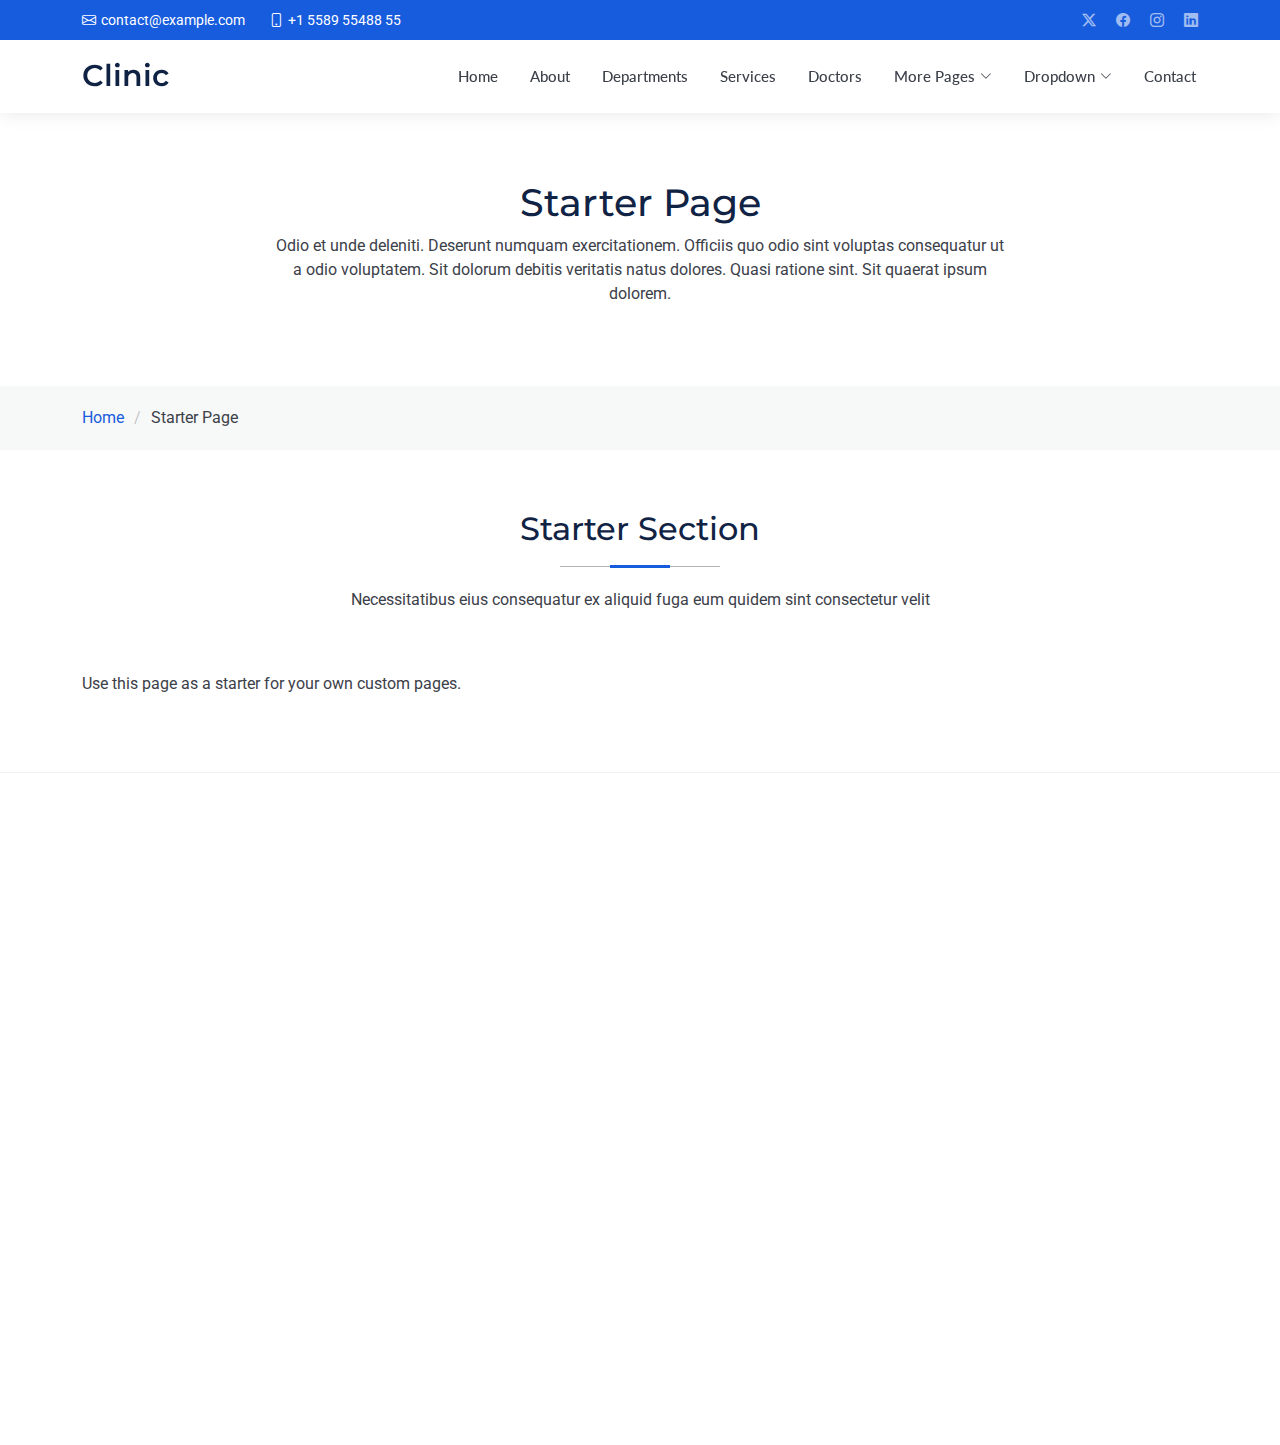
<file: Clinic/starter-page.html>
<!DOCTYPE html>
<html lang="en">

<head>
  <meta charset="utf-8">
  <meta content="width=device-width, initial-scale=1.0" name="viewport">
  <title>Starter Page - Clinic Bootstrap Template</title>
  <meta name="description" content="">
  <meta name="keywords" content="">

  <!-- Favicons -->
  <link href="assets/img/favicon.png" rel="icon">
  <link href="assets/img/apple-touch-icon.png" rel="apple-touch-icon">

  <!-- Fonts -->
  <link href="https://fonts.googleapis.com" rel="preconnect">
  <link href="https://fonts.gstatic.com" rel="preconnect" crossorigin>
  <link href="https://fonts.googleapis.com/css2?family=Roboto:ital,wght@0,100;0,300;0,400;0,500;0,700;0,900;1,100;1,300;1,400;1,500;1,700;1,900&family=Montserrat:ital,wght@0,100;0,200;0,300;0,400;0,500;0,600;0,700;0,800;0,900;1,100;1,200;1,300;1,400;1,500;1,600;1,700;1,800;1,900&family=Lato:ital,wght@0,100;0,300;0,400;0,700;0,900;1,100;1,300;1,400;1,700;1,900&display=swap" rel="stylesheet">

  <!-- Vendor CSS Files -->
  <link href="assets/vendor/bootstrap/css/bootstrap.min.css" rel="stylesheet">
  <link href="assets/vendor/bootstrap-icons/bootstrap-icons.css" rel="stylesheet">
  <link href="assets/vendor/aos/aos.css" rel="stylesheet">
  <link href="assets/vendor/glightbox/css/glightbox.min.css" rel="stylesheet">
  <link href="assets/vendor/fontawesome-free/css/all.min.css" rel="stylesheet">
  <link href="assets/vendor/swiper/swiper-bundle.min.css" rel="stylesheet">

  <!-- Main CSS File -->
  <link href="assets/css/main.css" rel="stylesheet">

  <!-- =======================================================
  * Template Name: Clinic
  * Template URL: https://bootstrapmade.com/clinic-bootstrap-template/
  * Updated: Jul 23 2025 with Bootstrap v5.3.7
  * Author: BootstrapMade.com
  * License: https://bootstrapmade.com/license/
  ======================================================== -->
</head>

<body class="starter-page-page">

  <header id="header" class="header fixed-top">

    <div class="topbar d-flex align-items-center dark-background">
      <div class="container d-flex justify-content-center justify-content-md-between">
        <div class="contact-info d-flex align-items-center">
          <i class="bi bi-envelope d-flex align-items-center"><a href="mailto:contact@example.com">contact@example.com</a></i>
          <i class="bi bi-phone d-flex align-items-center ms-4"><span>+1 5589 55488 55</span></i>
        </div>
        <div class="social-links d-none d-md-flex align-items-center">
          <a href="#" class="twitter"><i class="bi bi-twitter-x"></i></a>
          <a href="#" class="facebook"><i class="bi bi-facebook"></i></a>
          <a href="#" class="instagram"><i class="bi bi-instagram"></i></a>
          <a href="#" class="linkedin"><i class="bi bi-linkedin"></i></a>
        </div>
      </div>
    </div><!-- End Top Bar -->

    <div class="branding d-flex align-items-cente">

      <div class="container position-relative d-flex align-items-center justify-content-between">
        <a href="index.html" class="logo d-flex align-items-center">
          <!-- Uncomment the line below if you also wish to use an image logo -->
          <!-- <img src="assets/img/logo.webp" alt=""> -->
          <h1 class="sitename">Clinic</h1>
        </a>

        <nav id="navmenu" class="navmenu">
          <ul>
            <li><a href="index.html">Home</a></li>
            <li><a href="about.html">About</a></li>
            <li><a href="departments.html">Departments</a></li>
            <li><a href="services.html">Services</a></li>
            <li><a href="doctors.html">Doctors</a></li>
            <li class="dropdown"><a href="#"><span>More Pages</span> <i class="bi bi-chevron-down toggle-dropdown"></i></a>
              <ul>
                <li><a href="department-details.html">Department Details</a></li>
                <li><a href="service-details.html">Service Details</a></li>
                <li><a href="appointment.html">Appointment</a></li>
                <li><a href="testimonials.html">Testimonials</a></li>
                <li><a href="faq.html">Frequently Asked Questions</a></li>
                <li><a href="gallery.html">Gallery</a></li>
                <li><a href="terms.html">Terms</a></li>
                <li><a href="privacy.html">Privacy</a></li>
                <li><a href="404.html">404</a></li>
              </ul>
            </li>
            <li class="dropdown"><a href="#"><span>Dropdown</span> <i class="bi bi-chevron-down toggle-dropdown"></i></a>
              <ul>
                <li><a href="#">Dropdown 1</a></li>
                <li class="dropdown"><a href="#"><span>Deep Dropdown</span> <i class="bi bi-chevron-down toggle-dropdown"></i></a>
                  <ul>
                    <li><a href="#">Deep Dropdown 1</a></li>
                    <li><a href="#">Deep Dropdown 2</a></li>
                    <li><a href="#">Deep Dropdown 3</a></li>
                    <li><a href="#">Deep Dropdown 4</a></li>
                    <li><a href="#">Deep Dropdown 5</a></li>
                  </ul>
                </li>
                <li><a href="#">Dropdown 2</a></li>
                <li><a href="#">Dropdown 3</a></li>
                <li><a href="#">Dropdown 4</a></li>
              </ul>
            </li>
            <li><a href="contact.html">Contact</a></li>
          </ul>
          <i class="mobile-nav-toggle d-xl-none bi bi-list"></i>
        </nav>

      </div>

    </div>

  </header>

  <main class="main">

    <!-- Page Title -->
    <div class="page-title">
      <div class="heading">
        <div class="container">
          <div class="row d-flex justify-content-center text-center">
            <div class="col-lg-8">
              <h1 class="heading-title">Starter Page</h1>
              <p class="mb-0">
                Odio et unde deleniti. Deserunt numquam exercitationem. Officiis quo
                odio sint voluptas consequatur ut a odio voluptatem. Sit dolorum
                debitis veritatis natus dolores. Quasi ratione sint. Sit quaerat
                ipsum dolorem.
              </p>
            </div>
          </div>
        </div>
      </div>
      <nav class="breadcrumbs">
        <div class="container">
          <ol>
            <li><a href="index.html">Home</a></li>
            <li class="current">Starter Page</li>
          </ol>
        </div>
      </nav>
    </div><!-- End Page Title -->

    <!-- Starter Section Section -->
    <section id="starter-section" class="starter-section section">

      <!-- Section Title -->
      <div class="container section-title" data-aos="fade-up">
        <h2>Starter Section</h2>
        <p>Necessitatibus eius consequatur ex aliquid fuga eum quidem sint consectetur velit</p>
      </div><!-- End Section Title -->

      <div class="container" data-aos="fade-up">
        <p>Use this page as a starter for your own custom pages.</p>
      </div>

    </section><!-- /Starter Section Section -->

  </main>

  <footer id="footer" class="footer-16 footer position-relative">

    <div class="container">

      <div class="footer-main" data-aos="fade-up" data-aos-delay="100">
        <div class="row align-items-start">

          <div class="col-lg-5">
            <div class="brand-section">
              <a href="index.html" class="logo d-flex align-items-center mb-4">
                <span class="sitename">Clinic</span>
              </a>
              <p class="brand-description">Crafting exceptional digital experiences through thoughtful design and innovative solutions that elevate your brand presence.</p>

              <div class="contact-info mt-5">
                <div class="contact-item">
                  <i class="bi bi-geo-alt"></i>
                  <span>123 Creative Boulevard, Design District, NY 10012</span>
                </div>
                <div class="contact-item">
                  <i class="bi bi-telephone"></i>
                  <span>+1 (555) 987-6543</span>
                </div>
                <div class="contact-item">
                  <i class="bi bi-envelope"></i>
                  <span>hello@designstudio.com</span>
                </div>
              </div>
            </div>
          </div>

          <div class="col-lg-7">
            <div class="footer-nav-wrapper">
              <div class="row">

                <div class="col-6 col-lg-3">
                  <div class="nav-column">
                    <h6>Studio</h6>
                    <nav class="footer-nav">
                      <a href="#">Our Story</a>
                      <a href="#">Design Process</a>
                      <a href="#">Portfolio</a>
                      <a href="#">Case Studies</a>
                      <a href="#">Awards</a>
                    </nav>
                  </div>
                </div>

                <div class="col-6 col-lg-3">
                  <div class="nav-column">
                    <h6>Services</h6>
                    <nav class="footer-nav">
                      <a href="#">Brand Identity</a>
                      <a href="#">Web Design</a>
                      <a href="#">Mobile Apps</a>
                      <a href="#">Digital Strategy</a>
                      <a href="#">Consultation</a>
                    </nav>
                  </div>
                </div>

                <div class="col-6 col-lg-3">
                  <div class="nav-column">
                    <h6>Resources</h6>
                    <nav class="footer-nav">
                      <a href="#">Design Blog</a>
                      <a href="#">Style Guide</a>
                      <a href="#">Free Assets</a>
                      <a href="#">Tutorials</a>
                      <a href="#">Inspiration</a>
                    </nav>
                  </div>
                </div>

                <div class="col-6 col-lg-3">
                  <div class="nav-column">
                    <h6>Connect</h6>
                    <nav class="footer-nav">
                      <a href="#">Start Project</a>
                      <a href="#">Schedule Call</a>
                      <a href="#">Join Newsletter</a>
                      <a href="#">Follow Updates</a>
                      <a href="#">Partnership</a>
                    </nav>
                  </div>
                </div>

              </div>
            </div>
          </div>

        </div>
      </div>

    </div>

    <div class="footer-bottom">
      <div class="container">
        <div class="bottom-content" data-aos="fade-up" data-aos-delay="300">
          <div class="row align-items-center">

            <div class="col-lg-6">
              <div class="copyright">
                <p>© <span class="sitename">Clinic</span>. All rights reserved.</p>
              </div>
            </div>

            <div class="col-lg-6">
              <div class="legal-links">
                <a href="#">Privacy Policy</a>
                <a href="#">Terms of Service</a>
                <a href="#">Cookie Policy</a>
                <div class="credits">
                  <!-- All the links in the footer should remain intact. -->
                  <!-- You can delete the links only if you've purchased the pro version. -->
                  <!-- Licensing information: https://bootstrapmade.com/license/ -->
                  <!-- Purchase the pro version with working PHP/AJAX contact form: [buy-url] -->
                  Designed by <a href="https://bootstrapmade.com/">BootstrapMade</a>
                </div>
              </div>
            </div>

          </div>
        </div>
      </div>
    </div>

  </footer>

  <!-- Scroll Top -->
  <a href="#" id="scroll-top" class="scroll-top d-flex align-items-center justify-content-center"><i class="bi bi-arrow-up-short"></i></a>

  <!-- Preloader -->
  <div id="preloader"></div>

  <!-- Vendor JS Files -->
  <script src="assets/vendor/bootstrap/js/bootstrap.bundle.min.js"></script>
  <script src="assets/vendor/php-email-form/validate.js"></script>
  <script src="assets/vendor/aos/aos.js"></script>
  <script src="assets/vendor/glightbox/js/glightbox.min.js"></script>
  <script src="assets/vendor/purecounter/purecounter_vanilla.js"></script>
  <script src="assets/vendor/swiper/swiper-bundle.min.js"></script>

  <!-- Main JS File -->
  <script src="assets/js/main.js"></script>

</body>

</html>
</file>
<file: Clinic/assets/css/main.css>
/**
* Template Name: Clinic
* Template URL: https://bootstrapmade.com/clinic-bootstrap-template/
* Updated: Jul 23 2025 with Bootstrap v5.3.7
* Author: BootstrapMade.com
* License: https://bootstrapmade.com/license/
*/

@charset "UTF-8";

/*--------------------------------------------------------------
# Font & Color Variables
# Help: https://bootstrapmade.com/color-system/
--------------------------------------------------------------*/
/* Fonts */
:root {
  --default-font: "Roboto",  system-ui, -apple-system, "Segoe UI", Roboto, "Helvetica Neue", Arial, "Noto Sans", "Liberation Sans", sans-serif, "Apple Color Emoji", "Segoe UI Emoji", "Segoe UI Symbol", "Noto Color Emoji";
  --heading-font: "Montserrat",  sans-serif;
  --nav-font: "Lato",  sans-serif;
}

/* Global Colors - The following color variables are used throughout the website. Updating them here will change the color scheme of the entire website */
:root { 
  --background-color: #ffffff; /* Background color for the entire website, including individual sections */
  --default-color: #3c4049; /* Default color used for the majority of the text content across the entire website */
  --heading-color: #112344; /* Color for headings, subheadings and title throughout the website */
  --accent-color: #175cdd; /* Accent color that represents your brand on the website. It's used for buttons, links, and other elements that need to stand out */
  --surface-color: #ffffff; /* The surface color is used as a background of boxed elements within sections, such as cards, icon boxes, or other elements that require a visual separation from the global background. */
  --contrast-color: #ffffff; /* Contrast color for text, ensuring readability against backgrounds of accent, heading, or default colors. */
}

/* Nav Menu Colors - The following color variables are used specifically for the navigation menu. They are separate from the global colors to allow for more customization options */
:root {
  --nav-color: #3c4049;  /* The default color of the main navmenu links */
  --nav-hover-color: #175cdd; /* Applied to main navmenu links when they are hovered over or active */
  --nav-mobile-background-color: #ffffff; /* Used as the background color for mobile navigation menu */
  --nav-dropdown-background-color: #ffffff; /* Used as the background color for dropdown items that appear when hovering over primary navigation items */
  --nav-dropdown-color: #3c4049; /* Used for navigation links of the dropdown items in the navigation menu. */
  --nav-dropdown-hover-color: #175cdd; /* Similar to --nav-hover-color, this color is applied to dropdown navigation links when they are hovered over. */
}

/* Color Presets - These classes override global colors when applied to any section or element, providing reuse of the sam color scheme. */

.light-background {
  --background-color: #f4f8ff;
  --surface-color: #ffffff;
}

.dark-background {
  --background-color: #021418;
  --default-color: #ffffff;
  --heading-color: #ffffff;
  --surface-color: #11262a;
  --contrast-color: #ffffff;
}

/* Smooth scroll */
:root {
  scroll-behavior: smooth;
}

/*--------------------------------------------------------------
# General Styling & Shared Classes
--------------------------------------------------------------*/
body {
  color: var(--default-color);
  background-color: var(--background-color);
  font-family: var(--default-font);
}

a {
  color: var(--accent-color);
  text-decoration: none;
  transition: 0.3s;
}

a:hover {
  color: color-mix(in srgb, var(--accent-color), transparent 25%);
  text-decoration: none;
}

h1,
h2,
h3,
h4,
h5,
h6 {
  color: var(--heading-color);
  font-family: var(--heading-font);
}

/* PHP Email Form Messages
------------------------------*/
.php-email-form .error-message {
  display: none;
  background: #df1529;
  color: #ffffff;
  text-align: left;
  padding: 15px;
  margin-bottom: 24px;
  font-weight: 600;
}

.php-email-form .sent-message {
  display: none;
  color: #ffffff;
  background: #059652;
  text-align: center;
  padding: 15px;
  margin-bottom: 24px;
  font-weight: 600;
}

.php-email-form .loading {
  display: none;
  background: var(--surface-color);
  text-align: center;
  padding: 15px;
  margin-bottom: 24px;
}

.php-email-form .loading:before {
  content: "";
  display: inline-block;
  border-radius: 50%;
  width: 24px;
  height: 24px;
  margin: 0 10px -6px 0;
  border: 3px solid var(--accent-color);
  border-top-color: var(--surface-color);
  animation: php-email-form-loading 1s linear infinite;
}

@keyframes php-email-form-loading {
  0% {
    transform: rotate(0deg);
  }

  100% {
    transform: rotate(360deg);
  }
}

/*--------------------------------------------------------------
# Global Header
--------------------------------------------------------------*/
.header {
  --background-color: rgba(255, 255, 255, 0);
  color: var(--default-color);
  transition: all 0.5s;
  z-index: 997;
  background-color: var(--background-color);
  box-shadow: 0px 0 18px rgba(0, 0, 0, 0.1);
}

.header .topbar {
  background-color: var(--accent-color);
  height: 40px;
  padding: 0;
  font-size: 14px;
  transition: all 0.5s;
}

.header .topbar .contact-info i {
  font-style: normal;
  color: var(--contrast-color);
}

.header .topbar .contact-info i a,
.header .topbar .contact-info i span {
  padding-left: 5px;
  color: var(--contrast-color);
}

@media (max-width: 575px) {

  .header .topbar .contact-info i a,
  .header .topbar .contact-info i span {
    font-size: 13px;
  }
}

.header .topbar .contact-info i a {
  line-height: 0;
  transition: 0.3s;
}

.header .topbar .contact-info i a:hover {
  color: var(--contrast-color);
  text-decoration: underline;
}

.header .topbar .social-links a {
  color: color-mix(in srgb, var(--contrast-color), transparent 40%);
  line-height: 0;
  transition: 0.3s;
  margin-left: 20px;
}

.header .topbar .social-links a:hover {
  color: var(--contrast-color);
}

.header .branding {
  min-height: 60px;
  padding: 10px 0;
}

.header .logo {
  line-height: 1;
}

.header .logo img {
  max-height: 36px;
  margin-right: 8px;
}

.header .logo h1 {
  font-size: 30px;
  margin: 0;
  font-weight: 600;
  color: var(--heading-color);
}

.scrolled .header .topbar {
  height: 0;
  visibility: hidden;
  overflow: hidden;
}

/* Global Header on Scroll
------------------------------*/
.scrolled .header {
  --background-color: #ffffff;
}

/*--------------------------------------------------------------
# Navigation Menu
--------------------------------------------------------------*/
/* Desktop Navigation */
@media (min-width: 1200px) {
  .navmenu {
    padding: 0;
  }

  .navmenu ul {
    margin: 0;
    padding: 0;
    display: flex;
    list-style: none;
    align-items: center;
  }

  .navmenu li {
    position: relative;
  }

  .navmenu>ul>li {
    white-space: nowrap;
    padding: 15px 14px;
  }

  .navmenu>ul>li:last-child {
    padding-right: 0;
  }

  .navmenu a,
  .navmenu a:focus {
    color: var(--nav-color);
    font-size: 15px;
    padding: 0 2px;
    font-family: var(--nav-font);
    font-weight: 500;
    display: flex;
    align-items: center;
    justify-content: space-between;
    white-space: nowrap;
    transition: 0.3s;
    position: relative;
  }

  .navmenu a i,
  .navmenu a:focus i {
    font-size: 12px;
    line-height: 0;
    margin-left: 5px;
    transition: 0.3s;
  }

  .navmenu>ul>li>a:before {
    content: "";
    position: absolute;
    width: 100%;
    height: 2px;
    bottom: -6px;
    left: 0;
    background-color: var(--accent-color);
    visibility: hidden;
    width: 0px;
    transition: all 0.3s ease-in-out 0s;
  }

  .navmenu a:hover:before,
  .navmenu li:hover>a:before,
  .navmenu .active:before {
    visibility: visible;
    width: 100%;
  }

  .navmenu li:hover>a,
  .navmenu .active,
  .navmenu .active:focus {
    color: var(--nav-hover-color);
  }

  .navmenu .dropdown ul {
    margin: 0;
    padding: 10px 0;
    background: var(--nav-dropdown-background-color);
    display: block;
    position: absolute;
    visibility: hidden;
    left: 14px;
    top: 130%;
    opacity: 0;
    transition: 0.3s;
    border-radius: 4px;
    z-index: 99;
    box-shadow: 0px 0px 30px rgba(0, 0, 0, 0.1);
  }

  .navmenu .dropdown ul li {
    min-width: 200px;
  }

  .navmenu .dropdown ul a {
    padding: 10px 20px;
    font-size: 15px;
    text-transform: none;
    color: var(--nav-dropdown-color);
  }

  .navmenu .dropdown ul a i {
    font-size: 12px;
  }

  .navmenu .dropdown ul a:hover,
  .navmenu .dropdown ul .active:hover,
  .navmenu .dropdown ul li:hover>a {
    color: var(--nav-dropdown-hover-color);
  }

  .navmenu .dropdown:hover>ul {
    opacity: 1;
    top: 100%;
    visibility: visible;
  }

  .navmenu .dropdown .dropdown ul {
    top: 0;
    left: -90%;
    visibility: hidden;
  }

  .navmenu .dropdown .dropdown:hover>ul {
    opacity: 1;
    top: 0;
    left: -100%;
    visibility: visible;
  }
}

/* Mobile Navigation */
@media (max-width: 1199px) {
  .mobile-nav-toggle {
    color: var(--nav-color);
    font-size: 28px;
    line-height: 0;
    margin-right: 10px;
    cursor: pointer;
    transition: color 0.3s;
  }

  .navmenu {
    padding: 0;
    z-index: 9997;
  }

  .navmenu ul {
    display: none;
    list-style: none;
    position: absolute;
    inset: 60px 20px 20px 20px;
    padding: 10px 0;
    margin: 0;
    border-radius: 6px;
    background-color: var(--nav-mobile-background-color);
    border: 1px solid color-mix(in srgb, var(--default-color), transparent 90%);
    box-shadow: none;
    overflow-y: auto;
    transition: 0.3s;
    z-index: 9998;
  }

  .navmenu a,
  .navmenu a:focus {
    color: var(--nav-dropdown-color);
    padding: 10px 20px;
    font-family: var(--nav-font);
    font-size: 17px;
    font-weight: 500;
    display: flex;
    align-items: center;
    justify-content: space-between;
    white-space: nowrap;
    transition: 0.3s;
  }

  .navmenu a i,
  .navmenu a:focus i {
    font-size: 12px;
    line-height: 0;
    margin-left: 5px;
    width: 30px;
    height: 30px;
    display: flex;
    align-items: center;
    justify-content: center;
    border-radius: 50%;
    transition: 0.3s;
    background-color: color-mix(in srgb, var(--accent-color), transparent 90%);
  }

  .navmenu a i:hover,
  .navmenu a:focus i:hover {
    background-color: var(--accent-color);
    color: var(--contrast-color);
  }

  .navmenu a:hover,
  .navmenu .active,
  .navmenu .active:focus {
    color: var(--nav-dropdown-hover-color);
  }

  .navmenu .active i,
  .navmenu .active:focus i {
    background-color: var(--accent-color);
    color: var(--contrast-color);
    transform: rotate(180deg);
  }

  .navmenu .dropdown ul {
    position: static;
    display: none;
    z-index: 99;
    padding: 10px 0;
    margin: 10px 20px;
    background-color: var(--nav-dropdown-background-color);
    transition: all 0.5s ease-in-out;
  }

  .navmenu .dropdown ul ul {
    background-color: rgba(33, 37, 41, 0.1);
  }

  .navmenu .dropdown>.dropdown-active {
    display: block;
    background-color: rgba(33, 37, 41, 0.03);
  }

  .mobile-nav-active {
    overflow: hidden;
  }

  .mobile-nav-active .mobile-nav-toggle {
    color: #fff;
    position: absolute;
    font-size: 32px;
    top: 15px;
    right: 15px;
    margin-right: 0;
    z-index: 9999;
  }

  .mobile-nav-active .navmenu {
    position: fixed;
    overflow: hidden;
    inset: 0;
    background: rgba(33, 37, 41, 0.8);
    transition: 0.3s;
  }

  .mobile-nav-active .navmenu>ul {
    display: block;
  }
}

/*--------------------------------------------------------------
# Global Footer
--------------------------------------------------------------*/
.footer-16 {
  background: var(--background-color);
  color: var(--default-color);
  font-size: 15px;
  padding: 100px 0 0;
  border-top: 1px solid color-mix(in srgb, var(--default-color), transparent 92%);
}

.footer-16 .footer-main {
  margin-bottom: 80px;
}

.footer-16 .brand-section .logo {
  text-decoration: none;
}

.footer-16 .brand-section .logo .sitename {
  font-family: var(--heading-font);
  font-size: 32px;
  font-weight: 300;
  color: var(--heading-color);
  letter-spacing: -0.5px;
}

.footer-16 .brand-section .brand-description {
  font-size: 18px;
  line-height: 1.7;
  color: color-mix(in srgb, var(--default-color), transparent 25%);
  font-weight: 300;
  max-width: 380px;
  margin: 0;
}

.footer-16 .brand-section .contact-info .contact-item {
  display: flex;
  align-items: flex-start;
  margin-bottom: 16px;
  font-size: 15px;
  color: color-mix(in srgb, var(--default-color), transparent 20%);
}

.footer-16 .brand-section .contact-info .contact-item i {
  font-size: 16px;
  color: var(--accent-color);
  margin-right: 12px;
  margin-top: 3px;
  flex-shrink: 0;
}

.footer-16 .brand-section .contact-info .contact-item span {
  line-height: 1.6;
}

.footer-16 .footer-nav-wrapper {
  padding-left: 60px;
}

@media (max-width: 991px) {
  .footer-16 .footer-nav-wrapper {
    padding-left: 0;
    margin-top: 50px;
  }
}

.footer-16 .nav-column {
  margin-bottom: 40px;
}

.footer-16 .nav-column h6 {
  font-family: var(--heading-font);
  font-size: 16px;
  font-weight: 400;
  color: var(--heading-color);
  margin-bottom: 24px;
  letter-spacing: 0.3px;
}

.footer-16 .nav-column .footer-nav {
  display: flex;
  flex-direction: column;
  gap: 12px;
}

.footer-16 .nav-column .footer-nav a {
  color: color-mix(in srgb, var(--default-color), transparent 30%);
  text-decoration: none;
  font-size: 15px;
  font-weight: 300;
  transition: all 0.3s ease;
  line-height: 1.4;
}

.footer-16 .nav-column .footer-nav a:hover {
  color: var(--accent-color);
  transform: translateX(4px);
}

.footer-16 .footer-social {
  padding: 50px 0;
  border-top: 1px solid color-mix(in srgb, var(--default-color), transparent 94%);
  border-bottom: 1px solid color-mix(in srgb, var(--default-color), transparent 94%);
}

.footer-16 .footer-social .newsletter-section h5 {
  font-family: var(--heading-font);
  font-size: 20px;
  font-weight: 300;
  color: var(--heading-color);
  margin-bottom: 12px;
  letter-spacing: -0.2px;
}

.footer-16 .footer-social .newsletter-section p {
  font-size: 16px;
  color: color-mix(in srgb, var(--default-color), transparent 35%);
  margin: 0;
  line-height: 1.6;
  max-width: 340px;
}

.footer-16 .footer-social .social-section {
  display: flex;
  justify-content: flex-end;
}

@media (max-width: 991px) {
  .footer-16 .footer-social .social-section {
    justify-content: flex-start;
    margin-top: 30px;
  }
}

.footer-16 .footer-social .social-links {
  display: flex;
  gap: 32px;
  align-items: center;
}

@media (max-width: 576px) {
  .footer-16 .footer-social .social-links {
    gap: 20px;
    flex-wrap: wrap;
  }
}

.footer-16 .footer-social .social-links .social-link {
  display: flex;
  align-items: center;
  gap: 8px;
  text-decoration: none;
  color: color-mix(in srgb, var(--default-color), transparent 40%);
  font-size: 14px;
  font-weight: 400;
  transition: all 0.3s ease;
}

.footer-16 .footer-social .social-links .social-link i {
  font-size: 18px;
  transition: all 0.3s ease;
}

.footer-16 .footer-social .social-links .social-link span {
  transition: all 0.3s ease;
}

.footer-16 .footer-social .social-links .social-link:hover {
  color: var(--accent-color);
  transform: translateY(-2px);
}

.footer-16 .footer-social .social-links .social-link:hover i {
  transform: scale(1.1);
}

.footer-16 .footer-bottom {
  padding: 30px 0;
}

.footer-16 .footer-bottom .copyright p {
  margin: 0;
  font-size: 14px;
  color: color-mix(in srgb, var(--default-color), transparent 45%);
  font-weight: 300;
}

.footer-16 .footer-bottom .copyright p .sitename {
  color: var(--heading-color);
  font-weight: 400;
}

.footer-16 .footer-bottom .legal-links {
  display: flex;
  align-items: center;
  justify-content: flex-end;
  gap: 24px;
}

@media (max-width: 991px) {
  .footer-16 .footer-bottom .legal-links {
    justify-content: flex-start;
    margin-top: 20px;
    flex-wrap: wrap;
  }
}

.footer-16 .footer-bottom .legal-links a {
  font-size: 13px;
  color: color-mix(in srgb, var(--default-color), transparent 50%);
  text-decoration: none;
  font-weight: 300;
  transition: color 0.3s ease;
}

.footer-16 .footer-bottom .legal-links a:hover {
  color: var(--accent-color);
}

.footer-16 .footer-bottom .legal-links .credits {
  font-size: 12px;
  color: color-mix(in srgb, var(--default-color), transparent 60%);
  margin-left: 8px;
  padding-left: 24px;
  border-left: 1px solid color-mix(in srgb, var(--default-color), transparent 90%);
}

@media (max-width: 576px) {
  .footer-16 .footer-bottom .legal-links .credits {
    margin-left: 0;
    padding-left: 0;
    border-left: none;
    width: 100%;
    margin-top: 12px;
  }
}

.footer-16 .footer-bottom .legal-links .credits a {
  color: var(--accent-color);
  font-size: 12px;
}

.footer-16 .footer-bottom .legal-links .credits a:hover {
  text-decoration: underline;
}

@media (max-width: 768px) {
  .footer-16 {
    padding: 70px 0 0;
  }

  .footer-16 .brand-section {
    text-align: center;
    margin-bottom: 50px;
  }

  .footer-16 .brand-section .brand-description {
    max-width: none;
  }

  .footer-16 .brand-section .contact-info {
    text-align: left;
    display: inline-block;
  }

  .footer-16 .footer-nav-wrapper .nav-column {
    text-align: left;
  }

  .footer-16 .footer-nav-wrapper .nav-column h6 {
    margin-bottom: 16px;
  }

  .footer-16 .footer-nav-wrapper .nav-column .footer-nav {
    gap: 10px;
  }

  .footer-16 .footer-social {
    text-align: center;
  }

  .footer-16 .footer-social .newsletter-section p {
    max-width: none;
  }

  .footer-16 .footer-social .social-links {
    justify-content: center;
  }

  .footer-16 .footer-bottom {
    text-align: center;
  }

  .footer-16 .footer-bottom .legal-links {
    justify-content: center;
  }
}

/*--------------------------------------------------------------
# Preloader
--------------------------------------------------------------*/
#preloader {
  position: fixed;
  inset: 0;
  z-index: 9999;
  overflow: hidden;
  background-color: var(--background-color);
  transition: all 0.6s ease-out;
  width: 100%;
  height: 100vh;
}

#preloader:before,
#preloader:after {
  content: "";
  position: absolute;
  border: 4px solid var(--accent-color);
  border-radius: 50%;
  animation: animate-preloader 2s cubic-bezier(0, 0.2, 0.8, 1) infinite;
}

#preloader:after {
  animation-delay: -0.5s;
}

@keyframes animate-preloader {
  0% {
    width: 10px;
    height: 10px;
    top: calc(50% - 5px);
    left: calc(50% - 5px);
    opacity: 1;
  }

  100% {
    width: 72px;
    height: 72px;
    top: calc(50% - 36px);
    left: calc(50% - 36px);
    opacity: 0;
  }
}

/*--------------------------------------------------------------
# Scroll Top Button
--------------------------------------------------------------*/
.scroll-top {
  position: fixed;
  visibility: hidden;
  opacity: 0;
  right: 15px;
  bottom: -15px;
  z-index: 99999;
  background-color: var(--accent-color);
  width: 44px;
  height: 44px;
  border-radius: 50px;
  transition: all 0.4s;
}

.scroll-top i {
  font-size: 24px;
  color: var(--contrast-color);
  line-height: 0;
}

.scroll-top:hover {
  background-color: color-mix(in srgb, var(--accent-color), transparent 20%);
  color: var(--contrast-color);
}

.scroll-top.active {
  visibility: visible;
  opacity: 1;
  bottom: 15px;
}

/*--------------------------------------------------------------
# Disable aos animation delay on mobile devices
--------------------------------------------------------------*/
@media screen and (max-width: 768px) {
  [data-aos-delay] {
    transition-delay: 0 !important;
  }
}

/*--------------------------------------------------------------
# Global Page Titles & Breadcrumbs
--------------------------------------------------------------*/
.page-title {
  color: var(--default-color);
  background-color: var(--background-color);
  position: relative;
  padding-top: 100px;
}

.page-title .heading {
  padding: 80px 0;
}

.page-title .heading h1 {
  font-size: 38px;
  font-weight: 500;
}

.page-title nav {
  background-color: color-mix(in srgb, var(--default-color), transparent 96%);
  padding: 20px 0;
}

.page-title nav ol {
  display: flex;
  flex-wrap: wrap;
  list-style: none;
  padding: 0;
  margin: 0;
  font-size: 16px;
  font-weight: 400;
}

.page-title nav ol li+li {
  padding-left: 10px;
}

.page-title nav ol li+li::before {
  content: "/";
  display: inline-block;
  padding-right: 10px;
  color: color-mix(in srgb, var(--default-color), transparent 70%);
}

/*--------------------------------------------------------------
# Global Sections
--------------------------------------------------------------*/
section,
.section {
  color: var(--default-color);
  background-color: var(--background-color);
  padding: 60px 0;
  scroll-margin-top: 90px;
  overflow: clip;
}

@media (max-width: 1199px) {

  section,
  .section {
    scroll-margin-top: 66px;
  }
}

/*--------------------------------------------------------------
# Global Section Titles
--------------------------------------------------------------*/
.section-title {
  text-align: center;
  padding-bottom: 60px;
  position: relative;
}

.section-title h2 {
  font-size: 32px;
  font-weight: 500;
  margin-bottom: 20px;
  padding-bottom: 20px;
  position: relative;
}

.section-title h2:before {
  content: "";
  position: absolute;
  display: block;
  width: 160px;
  height: 1px;
  background: color-mix(in srgb, var(--default-color), transparent 60%);
  left: 0;
  right: 0;
  bottom: 1px;
  margin: auto;
}

.section-title h2::after {
  content: "";
  position: absolute;
  display: block;
  width: 60px;
  height: 3px;
  background: var(--accent-color);
  left: 0;
  right: 0;
  bottom: 0;
  margin: auto;
}

.section-title p {
  margin-bottom: 0;
}

/*--------------------------------------------------------------
# Hero Section
--------------------------------------------------------------*/
.hero {
  position: relative;
  min-height: 100vh;
  display: flex;
  align-items: center;
  background: linear-gradient(135deg, var(--surface-color) 0%, color-mix(in srgb, var(--accent-color), transparent 95%) 100%);
  overflow: hidden;
}

.hero::before {
  content: "";
  position: absolute;
  top: 0;
  left: 0;
  right: 0;
  bottom: 0;
  background: url("../img/bg/abstract-bg-3.webp") center/cover;
  opacity: 0.08;
  z-index: 0;
}

.hero .container {
  position: relative;
  z-index: 1;
}

.hero .hero-content {
  padding: 2rem 0;
}

.hero .hero-content .trust-badges {
  display: flex;
  gap: 1.5rem;
  flex-wrap: wrap;
}

.hero .hero-content .trust-badges .badge-item {
  display: flex;
  align-items: center;
  gap: 0.5rem;
  padding: 0.5rem 1rem;
  background: color-mix(in srgb, var(--accent-color), transparent 90%);
  border-radius: 50px;
  color: var(--accent-color);
  font-size: 0.875rem;
  font-weight: 500;
}

.hero .hero-content .trust-badges .badge-item i {
  font-size: 1rem;
}

@media (max-width: 576px) {
  .hero .hero-content .trust-badges {
    gap: 0.75rem;
  }

  .hero .hero-content .trust-badges .badge-item {
    font-size: 0.75rem;
    padding: 0.4rem 0.8rem;
  }
}

.hero .hero-content h1 {
  font-size: 3.5rem;
  font-weight: 700;
  line-height: 1.2;
  margin: 1.5rem 0;
  color: var(--heading-color);
}

.hero .hero-content h1 .highlight {
  color: var(--accent-color);
  position: relative;
}

.hero .hero-content h1 .highlight::after {
  content: "";
  position: absolute;
  bottom: 0;
  left: 0;
  right: 0;
  height: 3px;
  background: var(--accent-color);
  border-radius: 2px;
}

@media (max-width: 992px) {
  .hero .hero-content h1 {
    font-size: 2.5rem;
  }
}

@media (max-width: 576px) {
  .hero .hero-content h1 {
    font-size: 2rem;
  }
}

.hero .hero-content .hero-description {
  font-size: 1.125rem;
  line-height: 1.7;
  color: color-mix(in srgb, var(--default-color), transparent 20%);
  margin-bottom: 2rem;
  max-width: 500px;
}

.hero .hero-content .hero-stats {
  display: flex;
  gap: 2rem;
}

.hero .hero-content .hero-stats .stat-item {
  text-align: left;
}

.hero .hero-content .hero-stats .stat-item h3 {
  font-size: 2rem;
  font-weight: 700;
  color: var(--accent-color);
  margin: 0;
  line-height: 1;
}

.hero .hero-content .hero-stats .stat-item p {
  color: color-mix(in srgb, var(--default-color), transparent 30%);
  margin: 0.25rem 0 0 0;
  font-size: 0.875rem;
  font-weight: 500;
}

@media (max-width: 576px) {
  .hero .hero-content .hero-stats {
    gap: 1rem;
  }

  .hero .hero-content .hero-stats .stat-item h3 {
    font-size: 1.5rem;
  }
}

.hero .hero-content .hero-actions {
  display: flex;
  gap: 1rem;
  align-items: center;
  margin-bottom: 2rem;
}

.hero .hero-content .hero-actions .btn {
  padding: 1rem 2rem;
  font-weight: 600;
  border-radius: 50px;
  text-decoration: none;
  display: inline-flex;
  align-items: center;
  transition: all 0.3s ease;
  border: 2px solid transparent;
}

.hero .hero-content .hero-actions .btn.btn-primary {
  background: var(--accent-color);
  color: var(--contrast-color);
}

.hero .hero-content .hero-actions .btn.btn-primary:hover {
  background: color-mix(in srgb, var(--accent-color), black 10%);
  transform: translateY(-2px);
}

.hero .hero-content .hero-actions .btn.btn-outline {
  color: var(--accent-color);
  border-color: var(--accent-color);
  background: transparent;
}

.hero .hero-content .hero-actions .btn.btn-outline:hover {
  background: var(--accent-color);
  color: var(--contrast-color);
}

@media (max-width: 576px) {
  .hero .hero-content .hero-actions {
    flex-direction: column;
    align-items: stretch;
  }

  .hero .hero-content .hero-actions .btn {
    text-align: center;
    justify-content: center;
  }
}

.hero .hero-content .emergency-contact {
  display: flex;
  align-items: center;
  gap: 1rem;
  padding: 1rem;
  background: color-mix(in srgb, var(--surface-color), transparent 50%);
  border: 1px solid color-mix(in srgb, var(--accent-color), transparent 80%);
  border-radius: 12px;
  backdrop-filter: blur(10px);
}

.hero .hero-content .emergency-contact .emergency-icon {
  width: 50px;
  height: 50px;
  background: var(--accent-color);
  color: var(--contrast-color);
  border-radius: 50%;
  display: flex;
  align-items: center;
  justify-content: center;
  font-size: 1.25rem;
}

.hero .hero-content .emergency-contact .emergency-info small {
  display: block;
  color: color-mix(in srgb, var(--default-color), transparent 40%);
  font-size: 0.75rem;
  margin-bottom: 0.25rem;
}

.hero .hero-content .emergency-contact .emergency-info strong {
  color: var(--heading-color);
  font-size: 1.125rem;
  font-weight: 600;
}

.hero .hero-visual {
  position: relative;
  height: 600px;
}

.hero .hero-visual .main-image {
  position: relative;
  height: 100%;
  border-radius: 20px;
  overflow: hidden;
  box-shadow: 0 20px 60px color-mix(in srgb, var(--default-color), transparent 85%);
}

.hero .hero-visual .main-image img {
  width: 100%;
  height: 100%;
  object-fit: cover;
}

.hero .hero-visual .main-image .floating-card {
  position: absolute;
  background: var(--surface-color);
  padding: 1.5rem;
  border-radius: 16px;
  box-shadow: 0 15px 40px color-mix(in srgb, var(--default-color), transparent 85%);
  backdrop-filter: blur(10px);
  border: 1px solid color-mix(in srgb, var(--default-color), transparent 90%);
}

.hero .hero-visual .main-image .floating-card.appointment-card {
  top: 20px;
  right: 20px;
  display: flex;
  align-items: center;
  gap: 1rem;
  min-width: 200px;
}

.hero .hero-visual .main-image .floating-card.appointment-card .card-icon {
  width: 50px;
  height: 50px;
  background: color-mix(in srgb, var(--accent-color), transparent 90%);
  color: var(--accent-color);
  border-radius: 12px;
  display: flex;
  align-items: center;
  justify-content: center;
  font-size: 1.25rem;
}

.hero .hero-visual .main-image .floating-card.appointment-card .card-content h6 {
  margin: 0 0 0.25rem 0;
  color: var(--heading-color);
  font-weight: 600;
  font-size: 0.875rem;
}

.hero .hero-visual .main-image .floating-card.appointment-card .card-content p {
  margin: 0 0 0.25rem 0;
  color: var(--default-color);
  font-weight: 600;
  font-size: 1rem;
}

.hero .hero-visual .main-image .floating-card.appointment-card .card-content small {
  color: color-mix(in srgb, var(--default-color), transparent 40%);
  font-size: 0.75rem;
}

.hero .hero-visual .main-image .floating-card.rating-card {
  bottom: 20px;
  left: 20px;
  text-align: center;
  min-width: 140px;
}

.hero .hero-visual .main-image .floating-card.rating-card .rating-stars {
  color: #ffc107;
  margin-bottom: 0.5rem;
}

.hero .hero-visual .main-image .floating-card.rating-card .rating-stars i {
  font-size: 1rem;
}

.hero .hero-visual .main-image .floating-card.rating-card h6 {
  margin: 0 0 0.25rem 0;
  color: var(--heading-color);
  font-weight: 700;
  font-size: 1.125rem;
}

.hero .hero-visual .main-image .floating-card.rating-card small {
  color: color-mix(in srgb, var(--default-color), transparent 40%);
  font-size: 0.75rem;
}

@media (max-width: 768px) {
  .hero .hero-visual .main-image .floating-card.appointment-card {
    right: 10px;
    top: 10px;
    padding: 1rem;
    min-width: 160px;
  }

  .hero .hero-visual .main-image .floating-card.rating-card {
    left: 10px;
    bottom: 10px;
    padding: 1rem;
    min-width: 120px;
  }
}

.hero .hero-visual .background-elements {
  position: absolute;
  top: 0;
  left: 0;
  right: 0;
  bottom: 0;
  z-index: -1;
}

.hero .hero-visual .background-elements .element {
  position: absolute;
  border-radius: 50%;
  background: var(--accent-color);
  opacity: 0.1;
}

.hero .hero-visual .background-elements .element.element-1 {
  width: 200px;
  height: 200px;
  top: -50px;
  left: -50px;
  animation: float1 6s ease-in-out infinite;
}

.hero .hero-visual .background-elements .element.element-2 {
  width: 150px;
  height: 150px;
  bottom: -30px;
  right: -30px;
  animation: float2 8s ease-in-out infinite;
}

.hero .hero-visual .background-elements .element.element-3 {
  width: 100px;
  height: 100px;
  top: 50%;
  left: -25px;
  transform: translateY(-50%);
  animation: float3 7s ease-in-out infinite;
}

@media (max-width: 992px) {
  .hero .hero-visual {
    height: 400px;
    margin-top: 2rem;
  }
}

@keyframes float1 {

  0%,
  100% {
    transform: translateY(0px) rotate(0deg);
  }

  50% {
    transform: translateY(-20px) rotate(180deg);
  }
}

@keyframes float2 {

  0%,
  100% {
    transform: translateY(0px) rotate(0deg);
  }

  50% {
    transform: translateY(-15px) rotate(-180deg);
  }
}

@keyframes float3 {

  0%,
  100% {
    transform: translateY(-50%) rotate(0deg);
  }

  50% {
    transform: translateY(-70%) rotate(180deg);
  }
}

/*--------------------------------------------------------------
# Home About Section
--------------------------------------------------------------*/
.home-about {
  padding: 100px 0;
  background-color: var(--surface-color);
}

.home-about .about-content .section-heading {
  font-size: 2.5rem;
  font-weight: 300;
  line-height: 1.3;
  margin-bottom: 1.5rem;
}

@media (max-width: 768px) {
  .home-about .about-content .section-heading {
    font-size: 2rem;
  }
}

.home-about .about-content .lead-text {
  font-size: 1.25rem;
  font-weight: 300;
  line-height: 1.7;
  color: color-mix(in srgb, var(--default-color), transparent 15%);
  margin-bottom: 1.5rem;
}

.home-about .about-content p {
  font-size: 1.1rem;
  line-height: 1.8;
  color: color-mix(in srgb, var(--default-color), transparent 20%);
  margin-bottom: 2.5rem;
}

.home-about .about-content .stats-grid {
  display: grid;
  grid-template-columns: repeat(3, 1fr);
  gap: 2rem;
  margin-bottom: 3rem;
}

@media (max-width: 576px) {
  .home-about .about-content .stats-grid {
    grid-template-columns: 1fr;
    gap: 1.5rem;
  }
}

.home-about .about-content .stats-grid .stat-item {
  text-align: center;
}

.home-about .about-content .stats-grid .stat-item .stat-number {
  font-size: 2.5rem;
  font-weight: 300;
  color: var(--accent-color);
  display: block;
  line-height: 1;
}

.home-about .about-content .stats-grid .stat-item .stat-number::after {
  content: "+";
  font-size: 1.5rem;
  margin-left: 2px;
}

.home-about .about-content .stats-grid .stat-item .stat-label {
  font-size: 0.95rem;
  color: color-mix(in srgb, var(--default-color), transparent 30%);
  margin-top: 0.5rem;
  font-weight: 400;
}

.home-about .about-content .cta-section {
  display: flex;
  align-items: center;
  gap: 2rem;
  flex-wrap: wrap;
}

.home-about .about-content .cta-section .btn-primary {
  background-color: var(--accent-color);
  color: var(--contrast-color);
  padding: 12px 30px;
  font-size: 1rem;
  font-weight: 400;
  text-decoration: none;
  border-radius: 6px;
  transition: all 0.3s ease;
}

.home-about .about-content .cta-section .btn-primary:hover {
  background-color: color-mix(in srgb, var(--accent-color), black 10%);
  transform: translateY(-2px);
  color: var(--contrast-color);
}

.home-about .about-content .cta-section .btn-secondary {
  color: var(--heading-color);
  text-decoration: none;
  font-weight: 500;
  display: flex;
  align-items: center;
  gap: 0.5rem;
  transition: all 0.3s ease;
}

.home-about .about-content .cta-section .btn-secondary i {
  font-size: 1.5rem;
  color: var(--accent-color);
}

.home-about .about-content .cta-section .btn-secondary:hover {
  color: var(--accent-color);
  transform: translateX(5px);
}

.home-about .about-visual {
  position: relative;
}

.home-about .about-visual .main-image {
  border-radius: 8px;
  overflow: hidden;
  box-shadow: 0 20px 60px color-mix(in srgb, var(--default-color), transparent 85%);
}

.home-about .about-visual .main-image img {
  width: 100%;
  height: auto;
  transition: transform 0.3s ease;
}

.home-about .about-visual .main-image:hover img {
  transform: scale(1.05);
}

.home-about .about-visual .floating-card {
  position: absolute;
  bottom: -30px;
  left: -30px;
  background-color: var(--surface-color);
  padding: 1.5rem;
  border-radius: 8px;
  box-shadow: 0 15px 40px color-mix(in srgb, var(--default-color), transparent 90%);
  border: 1px solid color-mix(in srgb, var(--default-color), transparent 92%);
}

@media (max-width: 768px) {
  .home-about .about-visual .floating-card {
    position: static;
    margin-top: 2rem;
    left: auto;
    bottom: auto;
  }
}

.home-about .about-visual .floating-card .card-content {
  display: flex;
  align-items: center;
  gap: 1rem;
}

.home-about .about-visual .floating-card .card-content .icon {
  background-color: color-mix(in srgb, var(--accent-color), transparent 90%);
  width: 50px;
  height: 50px;
  border-radius: 50%;
  display: flex;
  align-items: center;
  justify-content: center;
  flex-shrink: 0;
}

.home-about .about-visual .floating-card .card-content .icon i {
  color: var(--accent-color);
  font-size: 1.5rem;
}

.home-about .about-visual .floating-card .card-content .card-text h4 {
  font-size: 1rem;
  font-weight: 600;
  margin-bottom: 0.25rem;
  line-height: 1.2;
}

.home-about .about-visual .floating-card .card-content .card-text p {
  font-size: 0.875rem;
  color: color-mix(in srgb, var(--default-color), transparent 40%);
  margin: 0;
  line-height: 1.4;
}

.home-about .about-visual .experience-badge {
  position: absolute;
  top: 20px;
  right: -20px;
  background-color: var(--accent-color);
  color: var(--contrast-color);
  padding: 1.25rem;
  border-radius: 8px;
  text-align: center;
  box-shadow: 0 15px 40px color-mix(in srgb, var(--accent-color), transparent 70%);
}

@media (max-width: 768px) {
  .home-about .about-visual .experience-badge {
    position: static;
    margin-bottom: 2rem;
    right: auto;
    top: auto;
    display: inline-block;
  }
}

.home-about .about-visual .experience-badge .badge-content .years {
  display: block;
  font-size: 1.5rem;
  font-weight: 600;
  line-height: 1;
}

.home-about .about-visual .experience-badge .badge-content .text {
  display: block;
  font-size: 0.75rem;
  font-weight: 400;
  margin-top: 0.25rem;
  opacity: 0.9;
}

@media (max-width: 992px) {
  .home-about {
    padding: 80px 0;
  }

  .home-about .row {
    text-align: center;
  }

  .home-about .about-content .stats-grid {
    margin: 2rem 0;
  }
}

/*--------------------------------------------------------------
# Featured Departments Section
--------------------------------------------------------------*/
.featured-departments .specialty-card {
  background: var(--surface-color);
  border-radius: 20px;
  overflow: hidden;
  box-shadow: 0 8px 40px color-mix(in srgb, var(--default-color), transparent 92%);
  transition: all 0.4s ease;
  height: 100%;
  display: flex;
  flex-direction: column;
}

.featured-departments .specialty-card:hover {
  transform: translateY(-8px);
  box-shadow: 0 20px 60px color-mix(in srgb, var(--default-color), transparent 85%);
}

.featured-departments .specialty-content {
  padding: 40px;
  flex: 1;
  display: flex;
  flex-direction: column;
}

.featured-departments .specialty-meta {
  margin-bottom: 15px;
}

.featured-departments .specialty-meta .specialty-label {
  display: inline-block;
  background: color-mix(in srgb, var(--accent-color), transparent 90%);
  color: var(--accent-color);
  font-size: 12px;
  font-weight: 600;
  text-transform: uppercase;
  letter-spacing: 0.5px;
  padding: 8px 16px;
  border-radius: 20px;
}

.featured-departments h3 {
  font-size: 28px;
  font-weight: 300;
  color: var(--heading-color);
  margin-bottom: 20px;
  line-height: 1.3;
}

.featured-departments .specialty-card p {
  color: color-mix(in srgb, var(--default-color), transparent 25%);
  font-size: 16px;
  line-height: 1.7;
  margin-bottom: 25px;
  flex: 1;
}

.featured-departments .specialty-features {
  display: flex;
  flex-direction: column;
  gap: 12px;
  margin-bottom: 30px;
}

.featured-departments .specialty-features span {
  display: flex;
  align-items: center;
  gap: 10px;
  font-size: 14px;
  color: color-mix(in srgb, var(--default-color), transparent 15%);
}

.featured-departments .specialty-features span i {
  color: var(--accent-color);
  font-size: 16px;
}

.featured-departments .specialty-link {
  display: inline-flex;
  align-items: center;
  gap: 10px;
  color: var(--accent-color);
  font-weight: 400;
  font-size: 16px;
  text-decoration: none;
  transition: all 0.3s ease;
}

.featured-departments .specialty-link:hover {
  color: color-mix(in srgb, var(--accent-color), transparent 20%);
  transform: translateX(5px);
}

.featured-departments .specialty-link i {
  transition: transform 0.3s ease;
}

.featured-departments .specialty-link:hover i {
  transform: translateX(3px);
}

.featured-departments .specialty-visual {
  height: 250px;
  position: relative;
  overflow: hidden;
}

.featured-departments .specialty-visual img {
  width: 100%;
  height: 100%;
  object-fit: cover;
  transition: transform 0.4s ease;
}

.featured-departments .specialty-visual .visual-overlay {
  position: absolute;
  top: 20px;
  right: 20px;
  width: 50px;
  height: 50px;
  background: color-mix(in srgb, var(--contrast-color), transparent 10%);
  border-radius: 50%;
  display: flex;
  align-items: center;
  justify-content: center;
  backdrop-filter: blur(10px);
}

.featured-departments .specialty-visual .visual-overlay i {
  color: var(--accent-color);
  font-size: 24px;
}

.featured-departments .specialty-card:hover .specialty-visual img {
  transform: scale(1.08);
}

.featured-departments .department-highlight {
  background: var(--surface-color);
  border-radius: 16px;
  padding: 40px 30px;
  height: 100%;
  text-align: center;
  border: 1px solid color-mix(in srgb, var(--default-color), transparent 92%);
  transition: all 0.3s ease;
}

.featured-departments .department-highlight:hover {
  border-color: color-mix(in srgb, var(--accent-color), transparent 70%);
  transform: translateY(-3px);
}

.featured-departments .highlight-icon {
  width: 80px;
  height: 80px;
  background: linear-gradient(135deg, var(--accent-color), color-mix(in srgb, var(--accent-color), #667eea 30%));
  border-radius: 50%;
  display: flex;
  align-items: center;
  justify-content: center;
  margin: 0 auto 25px;
}

.featured-departments .highlight-icon i {
  color: var(--contrast-color);
  font-size: 32px;
}

.featured-departments h4 {
  font-size: 22px;
  font-weight: 400;
  color: var(--heading-color);
  margin-bottom: 15px;
}

.featured-departments .department-highlight p {
  color: color-mix(in srgb, var(--default-color), transparent 25%);
  font-size: 15px;
  line-height: 1.6;
  margin-bottom: 25px;
}

.featured-departments .highlight-list {
  list-style: none;
  padding: 0;
  margin: 0 0 30px 0;
}

.featured-departments .highlight-list li {
  padding: 8px 0;
  color: color-mix(in srgb, var(--default-color), transparent 20%);
  font-size: 14px;
  position: relative;
}

.featured-departments .highlight-list li:before {
  content: "→";
  color: var(--accent-color);
  font-weight: bold;
  margin-right: 10px;
}

.featured-departments .highlight-cta {
  color: var(--accent-color);
  text-decoration: none;
  font-weight: 500;
  font-size: 14px;
  transition: all 0.3s ease;
  text-transform: uppercase;
  letter-spacing: 0.5px;
}

.featured-departments .highlight-cta:hover {
  color: color-mix(in srgb, var(--accent-color), transparent 20%);
}

.featured-departments .emergency-banner {
  background: linear-gradient(135deg, var(--accent-color), color-mix(in srgb, var(--accent-color), #667eea 30%));
  border-radius: 20px;
  padding: 40px;
  margin-top: 60px;
  color: var(--contrast-color);
}

.featured-departments .emergency-banner h3 {
  color: var(--contrast-color);
  font-size: 28px;
  font-weight: 400;
  margin-bottom: 10px;
}

.featured-departments .emergency-banner p {
  color: color-mix(in srgb, var(--contrast-color), transparent 15%);
  font-size: 16px;
  line-height: 1.6;
  margin-bottom: 0;
}

.featured-departments .emergency-btn {
  display: inline-flex;
  align-items: center;
  gap: 12px;
  background: var(--contrast-color);
  color: var(--accent-color);
  padding: 16px 30px;
  border-radius: 50px;
  text-decoration: none;
  font-weight: 600;
  font-size: 16px;
  transition: all 0.3s ease;
}

.featured-departments .emergency-btn:hover {
  background: color-mix(in srgb, var(--contrast-color), transparent 10%);
  transform: translateY(-2px);
  color: var(--accent-color);
}

.featured-departments .emergency-btn i {
  font-size: 18px;
}

@media (max-width: 992px) {
  .featured-departments .specialty-card {
    flex-direction: column;
  }

  .featured-departments .specialty-visual {
    height: 200px;
    order: -1;
  }
}

@media (max-width: 768px) {
  .featured-departments .specialty-content {
    padding: 30px 25px;
  }

  .featured-departments h3 {
    font-size: 24px;
  }

  .featured-departments .department-highlight {
    padding: 30px 20px;
    text-align: center;
  }

  .featured-departments .highlight-icon {
    width: 60px;
    height: 60px;
    margin-bottom: 20px;
  }

  .featured-departments .highlight-icon i {
    font-size: 24px;
  }

  .featured-departments h4 {
    font-size: 20px;
  }

  .featured-departments .emergency-banner {
    padding: 30px 25px;
    text-align: center;
  }

  .featured-departments .emergency-banner h3 {
    font-size: 24px;
    margin-bottom: 15px;
  }

  .featured-departments .emergency-banner .emergency-btn {
    margin-top: 20px;
    padding: 14px 25px;
    font-size: 15px;
  }
}

/*--------------------------------------------------------------
# Featured Services Section
--------------------------------------------------------------*/
.featured-services {
  padding: 100px 0;
}

.featured-services .featured-service-main {
  height: 100%;
  display: flex;
  flex-direction: column;
}

.featured-services .service-image-wrapper {
  position: relative;
  height: 400px;
  overflow: hidden;
  border-radius: 8px;
}

.featured-services .service-image-wrapper img {
  width: 100%;
  height: 100%;
  object-fit: cover;
  transition: transform 0.5s ease;
}

.featured-services .service-image-wrapper:hover img {
  transform: scale(1.02);
}

.featured-services .service-overlay {
  position: absolute;
  top: 0;
  left: 0;
  right: 0;
  bottom: 0;
  background: linear-gradient(135deg, color-mix(in srgb, var(--accent-color), transparent 20%) 0%, transparent 70%);
  display: flex;
  align-items: flex-start;
  justify-content: flex-start;
  padding: 40px;
}

.featured-services .service-badge {
  background: var(--surface-color);
  padding: 16px 24px;
  border-radius: 50px;
  display: flex;
  align-items: center;
  gap: 12px;
  box-shadow: 0 8px 25px color-mix(in srgb, var(--default-color), transparent 90%);
}

.featured-services .service-badge i {
  font-size: 20px;
  color: var(--accent-color);
}

.featured-services .service-badge span {
  font-weight: 500;
  color: var(--heading-color);
  font-size: 14px;
}

.featured-services .service-details {
  padding: 40px 0 0 0;
}

.featured-services .service-details h2 {
  font-size: 32px;
  font-weight: 300;
  line-height: 1.3;
  margin-bottom: 24px;
  color: var(--heading-color);
}

.featured-services .service-details p {
  font-size: 16px;
  line-height: 1.7;
  color: color-mix(in srgb, var(--default-color), transparent 15%);
  margin-bottom: 32px;
}

.featured-services .main-cta {
  display: inline-flex;
  align-items: center;
  padding: 0;
  color: var(--accent-color);
  text-decoration: none;
  font-weight: 400;
  font-size: 16px;
  position: relative;
  transition: all 0.3s ease;
}

.featured-services .main-cta::after {
  content: "";
  position: absolute;
  bottom: -2px;
  left: 0;
  width: 100%;
  height: 1px;
  background: var(--accent-color);
  transition: transform 0.3s ease;
}

.featured-services .main-cta:hover {
  color: var(--heading-color);
}

.featured-services .main-cta:hover::after {
  transform: scaleX(1.1);
}

.featured-services .services-sidebar {
  height: 100%;
  display: flex;
  flex-direction: column;
  gap: 0;
  padding-left: 60px;
}

.featured-services .service-item {
  padding: 32px 0;
  border-bottom: 1px solid color-mix(in srgb, var(--default-color), transparent 92%);
  display: flex;
  gap: 20px;
  transition: all 0.3s ease;
}

.featured-services .service-item:last-child {
  border-bottom: none;
}

.featured-services .service-item:hover {
  transform: translateX(8px);
}

.featured-services .service-icon-wrapper {
  width: 50px;
  height: 50px;
  border-radius: 50%;
  background: color-mix(in srgb, var(--accent-color), transparent 92%);
  display: flex;
  align-items: center;
  justify-content: center;
  flex-shrink: 0;
  transition: all 0.3s ease;
}

.featured-services .service-icon-wrapper i {
  font-size: 20px;
  color: var(--accent-color);
  transition: all 0.3s ease;
}

.service-item:hover .featured-services .service-icon-wrapper {
  background: var(--accent-color);
  transform: scale(1.1);
}

.service-item:hover .featured-services .service-icon-wrapper i {
  color: var(--contrast-color);
}

.featured-services .service-info {
  flex: 1;
}

.featured-services .service-info h4 {
  font-size: 18px;
  font-weight: 400;
  margin-bottom: 8px;
  color: var(--heading-color);
  line-height: 1.4;
}

.featured-services .service-info p {
  font-size: 14px;
  line-height: 1.6;
  color: color-mix(in srgb, var(--default-color), transparent 30%);
  margin-bottom: 12px;
}

.featured-services .service-link {
  font-size: 13px;
  color: var(--accent-color);
  text-decoration: none;
  font-weight: 500;
  transition: all 0.3s ease;
}

.featured-services .service-link:hover {
  color: var(--heading-color);
}

.featured-services .specialties-grid {
  margin-top: 80px;
}

.featured-services .specialty-card {
  text-align: center;
  transition: transform 0.3s ease;
}

.featured-services .specialty-card:hover {
  transform: translateY(-5px);
}

.featured-services .specialty-card:hover .specialty-image img {
  transform: scale(1.05);
}

.featured-services .specialty-image {
  width: 120px;
  height: 120px;
  border-radius: 50%;
  overflow: hidden;
  margin: 0 auto 20px;
  position: relative;
}

.featured-services .specialty-image img {
  width: 100%;
  height: 100%;
  object-fit: cover;
  transition: transform 0.3s ease;
}

.featured-services .specialty-content h5 {
  font-size: 16px;
  font-weight: 400;
  color: var(--heading-color);
  margin-bottom: 8px;
}

.featured-services .specialty-content span {
  font-size: 13px;
  color: color-mix(in srgb, var(--default-color), transparent 40%);
  line-height: 1.5;
}

@media (max-width: 992px) {
  .featured-services .services-sidebar {
    padding-left: 0;
    margin-top: 40px;
  }

  .featured-services .service-details h2 {
    font-size: 28px;
  }
}

@media (max-width: 768px) {
  .featured-services {
    padding: 60px 0;
  }

  .featured-services .service-image-wrapper {
    height: 280px;
  }

  .featured-services .service-overlay {
    padding: 24px;
  }

  .featured-services .service-details {
    padding-top: 24px;
  }

  .featured-services .service-details h2 {
    font-size: 24px;
  }

  .featured-services .service-details p {
    font-size: 15px;
  }

  .featured-services .service-item {
    padding: 24px 0;
  }

  .featured-services .specialties-grid {
    margin-top: 50px;
  }

  .featured-services .specialty-image {
    width: 80px;
    height: 80px;
    margin-bottom: 16px;
  }

  .featured-services .specialty-content h5 {
    font-size: 14px;
  }

  .featured-services .specialty-content span {
    font-size: 12px;
  }
}

/*--------------------------------------------------------------
# Find A Doctor Section
--------------------------------------------------------------*/
.find-a-doctor .search-section {
  max-width: 100%;
  margin: 0 auto;
}

.find-a-doctor .search-section .search-title {
  font-size: 2.5rem;
  font-weight: 300;
  color: var(--heading-color);
  margin-bottom: 1rem;
  letter-spacing: -0.02em;
  line-height: 1.2;
}

.find-a-doctor .search-section .search-subtitle {
  font-size: 1.125rem;
  color: color-mix(in srgb, var(--default-color), transparent 20%);
  margin-bottom: 3rem;
  line-height: 1.6;
  font-weight: 300;
}

.find-a-doctor .search-section .search-form .search-input-group {
  display: flex;
  align-items: stretch;
  background: var(--surface-color);
  border-radius: 60px;
  padding: 8px;
  box-shadow: 0 20px 60px color-mix(in srgb, var(--default-color), transparent 94%);
  transition: all 0.4s ease;
}

.find-a-doctor .search-section .search-form .search-input-group:focus-within {
  box-shadow: 0 25px 80px color-mix(in srgb, var(--accent-color), transparent 90%);
}

.find-a-doctor .search-section .search-form .input-wrapper,
.find-a-doctor .search-section .search-form .select-wrapper {
  position: relative;
  flex: 1;
  display: flex;
  align-items: center;
}

.find-a-doctor .search-section .search-form .input-wrapper i,
.find-a-doctor .search-section .search-form .select-wrapper i {
  position: absolute;
  left: 20px;
  color: color-mix(in srgb, var(--default-color), transparent 40%);
  font-size: 1.1rem;
  z-index: 2;
}

.find-a-doctor .search-section .search-form .form-control,
.find-a-doctor .search-section .search-form .form-select {
  border: none;
  background: transparent;
  padding: 20px 20px 20px 50px;
  font-size: 1rem;
  color: var(--default-color);
  border-radius: 0;
}

.find-a-doctor .search-section .search-form .form-control:focus,
.find-a-doctor .search-section .search-form .form-select:focus {
  box-shadow: none;
  background: transparent;
}

.find-a-doctor .search-section .search-form .form-control::placeholder,
.find-a-doctor .search-section .search-form .form-select::placeholder {
  color: color-mix(in srgb, var(--default-color), transparent 50%);
  font-weight: 300;
}

.find-a-doctor .search-section .search-form .search-btn {
  background: var(--accent-color);
  color: var(--contrast-color);
  border: none;
  border-radius: 50px;
  padding: 18px 32px;
  font-weight: 500;
  font-size: 1rem;
  display: flex;
  align-items: center;
  gap: 8px;
  transition: all 0.3s ease;
  white-space: nowrap;
}

.find-a-doctor .search-section .search-form .search-btn:hover {
  background: color-mix(in srgb, var(--accent-color), black 10%);
  transform: translateY(-2px);
  box-shadow: 0 10px 25px color-mix(in srgb, var(--accent-color), transparent 70%);
}

.find-a-doctor .search-section .search-form .search-btn i {
  font-size: 1.1rem;
}

.find-a-doctor .doctors-grid {
  display: grid;
  grid-template-columns: repeat(auto-fit, minmax(350px, 1fr));
  gap: 2.5rem;
  margin-top: 4rem;
}

.find-a-doctor .doctor-profile {
  background: var(--surface-color);
  border-radius: 24px;
  padding: 2rem;
  transition: all 0.4s cubic-bezier(0.4, 0, 0.2, 1);
  border: 1px solid color-mix(in srgb, var(--default-color), transparent 95%);
}

.find-a-doctor .doctor-profile:hover {
  transform: translateY(-8px);
  box-shadow: 0 25px 60px color-mix(in srgb, var(--default-color), transparent 88%);
  border-color: color-mix(in srgb, var(--accent-color), transparent 80%);
}

.find-a-doctor .doctor-profile .profile-header {
  display: flex;
  align-items: flex-start;
  gap: 1.5rem;
  margin-bottom: 1.5rem;
}

.find-a-doctor .doctor-profile .profile-header .doctor-avatar {
  position: relative;
  flex-shrink: 0;
}

.find-a-doctor .doctor-profile .profile-header .doctor-avatar img {
  width: 80px;
  height: 80px;
  border-radius: 20px;
  object-fit: cover;
}

.find-a-doctor .doctor-profile .profile-header .doctor-avatar .status-indicator {
  position: absolute;
  bottom: -2px;
  right: -2px;
  width: 20px;
  height: 20px;
  border-radius: 50%;
  border: 3px solid var(--surface-color);
}

.find-a-doctor .doctor-profile .profile-header .doctor-avatar .status-indicator.available {
  background: #10b981;
}

.find-a-doctor .doctor-profile .profile-header .doctor-avatar .status-indicator.busy {
  background: #f59e0b;
}

.find-a-doctor .doctor-profile .profile-header .doctor-avatar .status-indicator.offline {
  background: color-mix(in srgb, var(--default-color), transparent 40%);
}

.find-a-doctor .doctor-profile .profile-header .doctor-details {
  flex: 1;
}

.find-a-doctor .doctor-profile .profile-header .doctor-details h4 {
  font-size: 1.375rem;
  font-weight: 500;
  color: var(--heading-color);
  margin-bottom: 0.5rem;
  line-height: 1.3;
}

.find-a-doctor .doctor-profile .profile-header .doctor-details .specialty-tag {
  display: inline-block;
  background: color-mix(in srgb, var(--accent-color), transparent 90%);
  color: var(--accent-color);
  font-size: 0.875rem;
  font-weight: 500;
  padding: 4px 12px;
  border-radius: 12px;
  margin-bottom: 0.75rem;
}

.find-a-doctor .doctor-profile .profile-header .doctor-details .experience-info {
  display: flex;
  align-items: center;
  gap: 0.5rem;
  color: color-mix(in srgb, var(--default-color), transparent 30%);
  font-size: 0.9rem;
}

.find-a-doctor .doctor-profile .profile-header .doctor-details .experience-info i {
  color: color-mix(in srgb, var(--accent-color), transparent 20%);
  font-size: 1rem;
}

.find-a-doctor .doctor-profile .rating-section {
  display: flex;
  align-items: center;
  gap: 1rem;
  margin-bottom: 1.5rem;
}

.find-a-doctor .doctor-profile .rating-section .stars {
  display: flex;
  gap: 2px;
}

.find-a-doctor .doctor-profile .rating-section .stars i {
  color: #fbbf24;
  font-size: 1rem;
}

.find-a-doctor .doctor-profile .rating-section .rating-score {
  font-weight: 600;
  font-size: 1.125rem;
  color: var(--heading-color);
}

.find-a-doctor .doctor-profile .rating-section .review-count {
  color: color-mix(in srgb, var(--default-color), transparent 40%);
  font-size: 0.875rem;
}

.find-a-doctor .doctor-profile .action-buttons {
  display: grid;
  grid-template-columns: 1fr 1fr;
  gap: 0.75rem;
}

.find-a-doctor .doctor-profile .action-buttons .btn-secondary,
.find-a-doctor .doctor-profile .action-buttons .btn-primary {
  padding: 12px 20px;
  border-radius: 12px;
  font-weight: 500;
  font-size: 0.9rem;
  text-align: center;
  text-decoration: none;
  transition: all 0.3s ease;
  border: 1px solid;
}

.find-a-doctor .doctor-profile .action-buttons .btn-secondary:hover,
.find-a-doctor .doctor-profile .action-buttons .btn-primary:hover {
  transform: translateY(-1px);
  text-decoration: none;
}

.find-a-doctor .doctor-profile .action-buttons .btn-secondary {
  background: transparent;
  color: var(--default-color);
  border-color: color-mix(in srgb, var(--default-color), transparent 80%);
}

.find-a-doctor .doctor-profile .action-buttons .btn-secondary:hover {
  background: color-mix(in srgb, var(--default-color), transparent 95%);
  color: var(--default-color);
  border-color: color-mix(in srgb, var(--default-color), transparent 70%);
}

.find-a-doctor .doctor-profile .action-buttons .btn-primary {
  background: var(--accent-color);
  color: var(--contrast-color);
  border-color: var(--accent-color);
}

.find-a-doctor .doctor-profile .action-buttons .btn-primary:hover {
  background: color-mix(in srgb, var(--accent-color), black 10%);
  border-color: color-mix(in srgb, var(--accent-color), black 10%);
  color: var(--contrast-color);
}

.find-a-doctor .btn-view-all {
  display: inline-flex;
  align-items: center;
  gap: 0.75rem;
  padding: 16px 32px;
  background: transparent;
  color: var(--accent-color);
  border: 2px solid var(--accent-color);
  border-radius: 50px;
  font-weight: 500;
  font-size: 1.1rem;
  text-decoration: none;
  transition: all 0.3s ease;
}

.find-a-doctor .btn-view-all:hover {
  background: var(--accent-color);
  color: var(--contrast-color);
  transform: translateY(-2px);
  text-decoration: none;
  box-shadow: 0 8px 25px color-mix(in srgb, var(--accent-color), transparent 70%);
}

.find-a-doctor .btn-view-all i {
  transition: transform 0.3s ease;
}

.find-a-doctor .btn-view-all:hover i {
  transform: translateX(4px);
}

@media (max-width: 768px) {
  .find-a-doctor .search-section .search-title {
    font-size: 2rem;
  }

  .find-a-doctor .search-section .search-subtitle {
    font-size: 1rem;
    margin-bottom: 2rem;
  }

  .find-a-doctor .search-section .search-input-group {
    flex-direction: column;
    gap: 1rem;
    padding: 1.5rem;
    border-radius: 24px;
  }

  .find-a-doctor .search-section .search-input-group .search-btn {
    border-radius: 16px;
    justify-content: center;
  }

  .find-a-doctor .search-section .search-input-group .form-control,
  .find-a-doctor .search-section .search-input-group .form-select {
    padding: 16px 20px;
  }

  .find-a-doctor .search-section .search-input-group .input-wrapper i,
  .find-a-doctor .search-section .search-input-group .select-wrapper i {
    display: none;
  }

  .find-a-doctor .doctors-grid {
    grid-template-columns: 1fr;
    gap: 1.5rem;
    margin-top: 2.5rem;
  }

  .find-a-doctor .doctor-profile {
    padding: 1.5rem;
  }

  .find-a-doctor .doctor-profile .profile-header {
    gap: 1rem;
  }

  .find-a-doctor .doctor-profile .profile-header .doctor-avatar img {
    width: 60px;
    height: 60px;
  }

  .find-a-doctor .doctor-profile .profile-header .doctor-details h4 {
    font-size: 1.25rem;
  }

  .find-a-doctor .doctor-profile .action-buttons {
    grid-template-columns: 1fr;
    gap: 0.5rem;
  }
}

@media (max-width: 576px) {
  .find-a-doctor .search-section .search-title {
    font-size: 1.75rem;
  }

  .find-a-doctor .doctor-profile {
    border-radius: 16px;
    padding: 1.25rem;
  }
}

/*--------------------------------------------------------------
# Call To Action Section
--------------------------------------------------------------*/
.call-to-action {
  padding: 120px 0 100px;
}

.call-to-action .hero-content {
  margin-bottom: 120px;
}

.call-to-action .hero-content .content-wrapper {
  padding-right: 40px;
}

@media (max-width: 992px) {
  .call-to-action .hero-content .content-wrapper {
    padding-right: 0;
    margin-bottom: 60px;
    text-align: center;
  }
}

.call-to-action .hero-content h1 {
  font-size: 3.5rem;
  font-weight: 300;
  line-height: 1.2;
  margin-bottom: 30px;
  color: var(--heading-color);
}

@media (max-width: 768px) {
  .call-to-action .hero-content h1 {
    font-size: 2.5rem;
  }
}

@media (max-width: 576px) {
  .call-to-action .hero-content h1 {
    font-size: 2rem;
  }
}

.call-to-action .hero-content p {
  font-size: 18px;
  line-height: 1.8;
  color: color-mix(in srgb, var(--default-color), transparent 25%);
  margin-bottom: 50px;
}

.call-to-action .hero-content .cta-wrapper {
  display: flex;
  flex-direction: column;
  gap: 20px;
}

@media (max-width: 992px) {
  .call-to-action .hero-content .cta-wrapper {
    align-items: center;
  }
}

.call-to-action .hero-content .cta-wrapper .primary-cta,
.call-to-action .hero-content .cta-wrapper .secondary-cta {
  display: inline-flex;
  align-items: center;
  text-decoration: none;
  font-weight: 400;
  font-size: 16px;
  transition: all 0.3s ease;
  width: fit-content;
}

.call-to-action .hero-content .cta-wrapper .primary-cta span,
.call-to-action .hero-content .cta-wrapper .secondary-cta span {
  margin-right: 8px;
}

.call-to-action .hero-content .cta-wrapper .primary-cta i,
.call-to-action .hero-content .cta-wrapper .secondary-cta i {
  font-size: 14px;
  transition: transform 0.3s ease;
}

.call-to-action .hero-content .cta-wrapper .primary-cta:hover i,
.call-to-action .hero-content .cta-wrapper .secondary-cta:hover i {
  transform: translateX(4px);
}

.call-to-action .hero-content .cta-wrapper .primary-cta {
  color: var(--accent-color);
  border-bottom: 1px solid var(--accent-color);
  padding-bottom: 2px;
}

.call-to-action .hero-content .cta-wrapper .primary-cta:hover {
  color: color-mix(in srgb, var(--accent-color), black 20%);
  border-color: color-mix(in srgb, var(--accent-color), black 20%);
}

.call-to-action .hero-content .cta-wrapper .secondary-cta {
  color: color-mix(in srgb, var(--default-color), transparent 40%);
}

.call-to-action .hero-content .cta-wrapper .secondary-cta:hover {
  color: var(--default-color);
}

.call-to-action .hero-content .image-container {
  position: relative;
}

.call-to-action .hero-content .image-container img {
  width: 100%;
  height: 500px;
  object-fit: cover;
  border-radius: 4px;
}

@media (max-width: 768px) {
  .call-to-action .hero-content .image-container img {
    height: 300px;
  }
}

.call-to-action .features-section {
  margin-bottom: 120px;
}

.call-to-action .features-section .feature-block {
  padding: 60px 40px;
  text-align: left;
  border-right: 1px solid color-mix(in srgb, var(--default-color), transparent 90%);
  height: 100%;
}

@media (max-width: 992px) {
  .call-to-action .features-section .feature-block {
    border-right: none;
    border-bottom: 1px solid color-mix(in srgb, var(--default-color), transparent 90%);
    text-align: center;
  }
}

.call-to-action .features-section .feature-block:last-child {
  border-right: none;
}

@media (max-width: 992px) {
  .call-to-action .features-section .feature-block:last-child {
    border-bottom: none;
  }
}

.call-to-action .features-section .feature-block .feature-icon {
  margin-bottom: 30px;
}

.call-to-action .features-section .feature-block .feature-icon i {
  font-size: 2.5rem;
  color: var(--accent-color);
}

.call-to-action .features-section .feature-block h3 {
  font-size: 1.4rem;
  font-weight: 400;
  margin-bottom: 20px;
  color: var(--heading-color);
}

.call-to-action .features-section .feature-block p {
  font-size: 15px;
  line-height: 1.7;
  color: color-mix(in srgb, var(--default-color), transparent 30%);
  margin-bottom: 0;
}

.call-to-action .contact-block {
  background-color: color-mix(in srgb, var(--accent-color), transparent 95%);
  padding: 60px 40px;
  border-radius: 4px;
}

.call-to-action .contact-block .contact-content h2 {
  font-size: 2rem;
  font-weight: 300;
  margin-bottom: 20px;
  color: var(--heading-color);
}

@media (max-width: 768px) {
  .call-to-action .contact-block .contact-content h2 {
    font-size: 1.6rem;
  }
}

.call-to-action .contact-block .contact-content p {
  font-size: 16px;
  line-height: 1.7;
  color: color-mix(in srgb, var(--default-color), transparent 25%);
  margin-bottom: 0;
}

@media (max-width: 992px) {
  .call-to-action .contact-block .contact-content p {
    margin-bottom: 30px;
  }
}

.call-to-action .contact-block .contact-actions {
  display: flex;
  flex-direction: column;
  align-items: flex-end;
  gap: 15px;
}

@media (max-width: 992px) {
  .call-to-action .contact-block .contact-actions {
    align-items: center;
  }
}

.call-to-action .contact-block .contact-actions .emergency-call {
  display: inline-flex;
  align-items: center;
  background-color: var(--accent-color);
  color: var(--contrast-color);
  padding: 15px 25px;
  border-radius: 4px;
  text-decoration: none;
  font-weight: 500;
  font-size: 16px;
  transition: all 0.3s ease;
}

.call-to-action .contact-block .contact-actions .emergency-call i {
  margin-right: 10px;
  font-size: 16px;
}

.call-to-action .contact-block .contact-actions .emergency-call:hover {
  background-color: color-mix(in srgb, var(--accent-color), black 15%);
  transform: translateY(-2px);
}

.call-to-action .contact-block .contact-actions .contact-link {
  color: color-mix(in srgb, var(--default-color), transparent 40%);
  text-decoration: none;
  font-size: 14px;
  transition: color 0.3s ease;
}

.call-to-action .contact-block .contact-actions .contact-link:hover {
  color: var(--default-color);
}

@media (max-width: 992px) {
  .call-to-action .contact-block {
    text-align: center;
  }
}

/*--------------------------------------------------------------
# About Section
--------------------------------------------------------------*/
.about {
  padding: 100px 0;
}

.about .about-content h2 {
  font-size: 2.8rem;
  font-weight: 300;
  margin-bottom: 2rem;
  line-height: 1.3;
}

.about .about-content p.lead {
  font-size: 1.25rem;
  font-weight: 300;
  color: color-mix(in srgb, var(--default-color), transparent 20%);
  margin-bottom: 2rem;
  line-height: 1.7;
}

.about .about-content p {
  font-size: 1.1rem;
  line-height: 1.8;
  margin-bottom: 3rem;
  color: color-mix(in srgb, var(--default-color), transparent 15%);
}

.about .stats-grid {
  display: grid;
  grid-template-columns: repeat(3, 1fr);
  gap: 2rem;
  margin-top: 2rem;
}

@media (max-width: 576px) {
  .about .stats-grid {
    grid-template-columns: 1fr;
    gap: 1.5rem;
  }
}

.about .stats-grid .stat-item {
  text-align: center;
  padding: 1.5rem;
  border-radius: 8px;
  background: color-mix(in srgb, var(--accent-color), transparent 95%);
  transition: transform 0.3s ease;
}

.about .stats-grid .stat-item:hover {
  transform: translateY(-5px);
}

.about .stats-grid .stat-item .stat-number {
  display: block;
  font-size: 2.5rem;
  font-weight: 300;
  color: var(--accent-color);
  margin-bottom: 0.5rem;
}

.about .stats-grid .stat-item .stat-label {
  font-size: 0.9rem;
  color: color-mix(in srgb, var(--default-color), transparent 30%);
  font-weight: 500;
}

.about .image-wrapper {
  position: relative;
}

.about .image-wrapper .main-image {
  border-radius: 12px;
  box-shadow: 0 20px 60px color-mix(in srgb, var(--default-color), transparent 85%);
}

.about .image-wrapper .floating-image {
  position: absolute;
  bottom: -30px;
  right: -30px;
  width: 200px;
  height: 200px;
  border-radius: 50%;
  overflow: hidden;
  border: 8px solid var(--surface-color);
  box-shadow: 0 15px 40px color-mix(in srgb, var(--default-color), transparent 80%);
}

@media (max-width: 768px) {
  .about .image-wrapper .floating-image {
    width: 150px;
    height: 150px;
    bottom: -20px;
    right: -20px;
    border-width: 6px;
  }
}

.about .image-wrapper .floating-image img {
  width: 100%;
  height: 100%;
  object-fit: cover;
}

.about .values-section {
  margin-top: 120px;
}

.about .values-section h3 {
  font-size: 2.2rem;
  font-weight: 300;
  margin-bottom: 1rem;
}

.about .values-section .section-description {
  font-size: 1.1rem;
  color: color-mix(in srgb, var(--default-color), transparent 30%);
  margin-bottom: 4rem;
  max-width: 600px;
  margin-left: auto;
  margin-right: auto;
  line-height: 1.7;
}

.about .values-section .value-item {
  text-align: center;
  padding: 2rem 1rem;
  transition: transform 0.3s ease;
}

.about .values-section .value-item:hover {
  transform: translateY(-5px);
}

.about .values-section .value-item .value-icon {
  width: 80px;
  height: 80px;
  border-radius: 50%;
  background: color-mix(in srgb, var(--accent-color), transparent 90%);
  display: flex;
  align-items: center;
  justify-content: center;
  margin: 0 auto 1.5rem;
  transition: all 0.3s ease;
}

.about .values-section .value-item .value-icon i {
  font-size: 2rem;
  color: var(--accent-color);
}

.about .values-section .value-item h4 {
  font-size: 1.3rem;
  font-weight: 400;
  margin-bottom: 1rem;
}

.about .values-section .value-item p {
  font-size: 1rem;
  line-height: 1.7;
  color: color-mix(in srgb, var(--default-color), transparent 25%);
  margin: 0;
}

.about .values-section .value-item:hover .value-icon {
  background: var(--accent-color);
  transform: scale(1.1);
}

.about .values-section .value-item:hover .value-icon i {
  color: var(--contrast-color);
}

.about .certifications-section {
  margin-top: 80px;
  padding: 4rem 0;
  background: color-mix(in srgb, var(--accent-color), transparent 98%);
  border-radius: 16px;
}

.about .certifications-section h3 {
  font-size: 2rem;
  font-weight: 300;
  margin-bottom: 1rem;
}

.about .certifications-section .section-description {
  font-size: 1.1rem;
  color: color-mix(in srgb, var(--default-color), transparent 30%);
  margin-bottom: 3rem;
  max-width: 500px;
  margin-left: auto;
  margin-right: auto;
  line-height: 1.7;
}

.about .certifications-section .certification-item {
  padding: 1.5rem;
  background: var(--surface-color);
  border-radius: 12px;
  text-align: center;
  transition: all 0.3s ease;
  height: 120px;
  display: flex;
  align-items: center;
  justify-content: center;
  margin-bottom: 2rem;
}

.about .certifications-section .certification-item:hover {
  transform: translateY(-5px);
  box-shadow: 0 10px 30px color-mix(in srgb, var(--default-color), transparent 85%);
}

.about .certifications-section .certification-item img {
  max-height: 60px;
  max-width: 100%;
  opacity: 0.7;
  transition: opacity 0.3s ease;
  filter: grayscale(100%);
}

.about .certifications-section .certification-item:hover img {
  opacity: 1;
  filter: grayscale(0%);
}

@media (max-width: 992px) {
  .about {
    padding: 80px 0;
  }

  .about .about-content {
    margin-bottom: 3rem;
  }

  .about .about-content h2 {
    font-size: 2.4rem;
  }

  .about .values-section {
    margin-top: 80px;
  }

  .about .image-wrapper .floating-image {
    position: relative;
    bottom: auto;
    right: auto;
    margin: 2rem auto 0;
    display: block;
  }
}

@media (max-width: 768px) {
  .about .about-content h2 {
    font-size: 2rem;
  }

  .about .stats-grid .stat-item .stat-number {
    font-size: 2rem;
  }

  .about .values-section .value-item {
    margin-bottom: 2rem;
  }

  .about .certifications-section {
    margin-top: 60px;
    padding: 3rem 1rem;
  }
}

/*--------------------------------------------------------------
# Departments Tabs Section
--------------------------------------------------------------*/
.departments-tabs .section-label {
  color: var(--accent-color);
  font-size: 14px;
  font-weight: 600;
  letter-spacing: 3px;
  text-transform: uppercase;
  margin-bottom: 0;
  display: block;
}

.departments-tabs .medical-specialties {
  margin-top: 3rem;
}

.departments-tabs .specialty-navigation {
  margin-bottom: 2rem;
}

.departments-tabs .specialty-navigation .nav-pills {
  flex-wrap: wrap;
  gap: 0;
  justify-content: center;
}

@media (max-width: 768px) {
  .departments-tabs .specialty-navigation .nav-pills {
    flex-direction: column;
    gap: 0.5rem;
  }
}

.departments-tabs .specialty-navigation .department-tab {
  background-color: color-mix(in srgb, var(--default-color), transparent 95%);
  border: none;
  border-radius: 0;
  color: var(--default-color);
  font-size: 1.2rem;
  font-weight: 600;
  padding: 2rem 1.5rem;
  position: relative;
  transition: all 0.3s ease;
  flex: 1;
  text-align: center;
}

@media (max-width: 992px) {
  .departments-tabs .specialty-navigation .department-tab {
    font-size: 1rem;
    padding: 1.5rem 1rem;
  }
}

@media (max-width: 768px) {
  .departments-tabs .specialty-navigation .department-tab {
    width: 100%;
    margin-bottom: 0;
  }
}

.departments-tabs .specialty-navigation .department-tab:hover {
  background-color: color-mix(in srgb, var(--accent-color), transparent 10%);
  color: var(--contrast-color);
  transform: translateY(-2px);
}

.departments-tabs .specialty-navigation .department-tab.active {
  background-color: var(--accent-color);
  color: var(--contrast-color);
}

.departments-tabs .specialty-navigation .department-tab.active::after {
  content: "";
  position: absolute;
  bottom: -12px;
  left: 50%;
  transform: translateX(-50%);
  width: 0;
  height: 0;
  border-left: 12px solid transparent;
  border-right: 12px solid transparent;
  border-top: 12px solid var(--accent-color);
}

@media (max-width: 768px) {
  .departments-tabs .specialty-navigation .department-tab.active::after {
    display: none;
  }
}

.departments-tabs .department-content {
  background-color: var(--surface-color);
  border-radius: 12px;
  box-shadow: 0 10px 30px color-mix(in srgb, var(--default-color), transparent 90%);
  padding: 3rem;
  margin-top: 1.5rem;
}

@media (max-width: 768px) {
  .departments-tabs .department-content {
    padding: 2rem 1.5rem;
  }
}

.departments-tabs .department-layout {
  align-items: stretch;
}

.departments-tabs .department-image {
  height: 100%;
  border-radius: 8px;
  overflow: hidden;
}

.departments-tabs .department-image img {
  height: 100%;
  object-fit: cover;
  transition: transform 0.3s ease;
}

.departments-tabs .department-image img:hover {
  transform: scale(1.05);
}

@media (max-width: 992px) {
  .departments-tabs .department-image {
    height: 300px;
    margin-bottom: 2rem;
  }
}

.departments-tabs .department-info {
  height: 100%;
  display: flex;
  flex-direction: column;
  justify-content: center;
}

@media (max-width: 992px) {
  .departments-tabs .department-info {
    height: auto;
  }
}

.departments-tabs .department-title {
  color: var(--heading-color);
  font-size: 2.2rem;
  font-weight: 700;
  margin-bottom: 1.5rem;
}

@media (max-width: 768px) {
  .departments-tabs .department-title {
    font-size: 1.8rem;
  }
}

.departments-tabs .department-description {
  color: color-mix(in srgb, var(--default-color), transparent 20%);
  font-size: 1.1rem;
  line-height: 1.6;
  margin-bottom: 2rem;
}

.departments-tabs .service-item {
  display: flex;
  align-items: flex-start;
  margin-bottom: 2rem;
  padding: 1rem;
  border-radius: 8px;
  transition: all 0.3s ease;
}

.departments-tabs .service-item:hover {
  background-color: color-mix(in srgb, var(--accent-color), transparent 95%);
  transform: translateY(-2px);
}

.departments-tabs .service-icon {
  background-color: var(--accent-color);
  border-radius: 50%;
  width: 60px;
  height: 60px;
  display: flex;
  align-items: center;
  justify-content: center;
  margin-right: 1rem;
  flex-shrink: 0;
}

.departments-tabs .service-icon i {
  color: var(--contrast-color);
  font-size: 1.5rem;
}

.departments-tabs .service-content {
  flex: 1;
}

.departments-tabs .service-content h4 {
  color: var(--heading-color);
  font-size: 1.1rem;
  font-weight: 600;
  margin-bottom: 0.5rem;
  text-transform: uppercase;
}

.departments-tabs .service-content p {
  color: color-mix(in srgb, var(--default-color), transparent 30%);
  font-size: 0.95rem;
  line-height: 1.5;
  margin-bottom: 0;
}

.departments-tabs .tab-pane {
  opacity: 0;
  transform: translateY(20px);
  transition: all 0.3s ease;
}

.departments-tabs .tab-pane.show.active {
  opacity: 1;
  transform: translateY(0);
}

/*--------------------------------------------------------------
# Departments Section
--------------------------------------------------------------*/
.departments .department-card {
  position: relative;
  background-color: var(--surface-color);
  border-radius: 8px;
  overflow: hidden;
  transition: all 0.4s ease;
  height: 100%;
  display: flex;
  flex-direction: column;
}

.departments .department-card:hover {
  transform: translateY(-8px);
  box-shadow: 0 15px 40px rgba(0, 0, 0, 0.08);
}

.departments .department-card:hover .department-image img {
  transform: scale(1.05);
}

.departments .department-card:hover .department-icon {
  transform: scale(1.1);
  color: var(--contrast-color);
  background: linear-gradient(135deg, var(--accent-color), color-mix(in srgb, var(--accent-color), var(--heading-color) 20%));
}

.departments .department-card:hover .learn-more {
  color: var(--accent-color);
}

.departments .department-card:hover .learn-more i {
  transform: translateX(5px);
}

.departments .department-icon {
  position: absolute;
  top: 20px;
  right: 20px;
  width: 60px;
  height: 60px;
  background-color: color-mix(in srgb, var(--accent-color), transparent 85%);
  border-radius: 12px;
  display: flex;
  align-items: center;
  justify-content: center;
  color: var(--accent-color);
  font-size: 24px;
  transition: all 0.4s ease;
  z-index: 2;
}

.departments .department-image {
  position: relative;
  height: 240px;
  overflow: hidden;
}

.departments .department-image img {
  width: 100%;
  height: 100%;
  object-fit: cover;
  transition: transform 0.4s ease;
}

.departments .department-content {
  padding: 30px 25px 25px;
  flex: 1;
  display: flex;
  flex-direction: column;
}

.departments .department-content h3 {
  font-size: 22px;
  font-weight: 300;
  margin-bottom: 15px;
  color: var(--heading-color);
  font-family: var(--heading-font);
  line-height: 1.3;
}

.departments .department-content p {
  color: color-mix(in srgb, var(--default-color), transparent 20%);
  font-size: 15px;
  line-height: 1.7;
  margin-bottom: 20px;
  flex: 1;
}

.departments .department-content .learn-more {
  display: inline-flex;
  align-items: center;
  gap: 8px;
  color: var(--heading-color);
  text-decoration: none;
  font-size: 14px;
  font-weight: 500;
  transition: all 0.3s ease;
  margin-top: auto;
}

.departments .department-content .learn-more span {
  font-family: var(--heading-font);
}

.departments .department-content .learn-more i {
  font-size: 12px;
  transition: transform 0.3s ease;
}

@media (max-width: 768px) {
  .departments .department-card {
    margin-bottom: 20px;
  }

  .departments .department-image {
    height: 200px;
  }

  .departments .department-content {
    padding: 25px 20px 20px;
  }

  .departments .department-content h3 {
    font-size: 20px;
  }

  .departments .department-content p {
    font-size: 14px;
  }

  .departments .department-icon {
    width: 50px;
    height: 50px;
    top: 15px;
    right: 15px;
    font-size: 20px;
  }
}

/*--------------------------------------------------------------
# Department Details Section
--------------------------------------------------------------*/
.department-details .department-hero {
  padding: 2rem 0;
}

.department-details .department-hero .badge-wrap {
  margin-bottom: 1.5rem;
}

.department-details .department-hero .badge-wrap .specialty-badge {
  display: inline-block;
  padding: 0.5rem 1rem;
  background-color: color-mix(in srgb, var(--accent-color), transparent 90%);
  color: var(--accent-color);
  font-size: 0.875rem;
  font-weight: 500;
  border-radius: 20px;
  text-transform: uppercase;
  letter-spacing: 0.5px;
}

.department-details .department-hero .department-title {
  font-size: 3.5rem;
  font-weight: 300;
  line-height: 1.1;
  color: var(--heading-color);
  margin-bottom: 1.5rem;
  letter-spacing: -0.02em;
}

.department-details .department-hero .department-intro {
  font-size: 1.125rem;
  line-height: 1.7;
  color: color-mix(in srgb, var(--default-color), transparent 25%);
  margin-bottom: 3rem;
  max-width: 90%;
}

.department-details .department-hero .key-highlights {
  display: flex;
  gap: 2.5rem;
  margin-bottom: 3rem;
  flex-wrap: wrap;
}

.department-details .department-hero .key-highlights .highlight-item {
  display: flex;
  flex-direction: column;
  align-items: flex-start;
}

.department-details .department-hero .key-highlights .highlight-item .highlight-number {
  font-size: 2.25rem;
  font-weight: 300;
  color: var(--accent-color);
  line-height: 1;
  margin-bottom: 0.25rem;
}

.department-details .department-hero .key-highlights .highlight-item .highlight-text {
  font-size: 0.875rem;
  color: color-mix(in srgb, var(--default-color), transparent 40%);
  text-transform: uppercase;
  letter-spacing: 0.5px;
  font-weight: 500;
}

.department-details .department-hero .action-group {
  display: flex;
  gap: 2rem;
  align-items: center;
  flex-wrap: wrap;
}

.department-details .department-hero .action-group .btn-primary {
  background-color: var(--accent-color);
  color: var(--contrast-color);
  padding: 1rem 2.5rem;
  border-radius: 0;
  font-weight: 400;
  font-size: 1rem;
  text-decoration: none;
  transition: all 0.3s ease;
  border: 1px solid var(--accent-color);
}

.department-details .department-hero .action-group .btn-primary:hover {
  background-color: color-mix(in srgb, var(--accent-color), black 15%);
  transform: translateX(5px);
}

.department-details .department-hero .action-group .btn-secondary {
  display: flex;
  align-items: center;
  gap: 0.75rem;
  color: var(--default-color);
  text-decoration: none;
  font-weight: 400;
  font-size: 1rem;
  transition: all 0.3s ease;
}

.department-details .department-hero .action-group .btn-secondary i {
  transition: transform 0.3s ease;
}

.department-details .department-hero .action-group .btn-secondary:hover {
  color: var(--accent-color);
}

.department-details .department-hero .action-group .btn-secondary:hover i {
  transform: translateX(3px);
}

@media (max-width: 768px) {
  .department-details .department-hero .department-title {
    font-size: 2.5rem;
  }

  .department-details .department-hero .key-highlights {
    gap: 1.5rem;
  }

  .department-details .department-hero .action-group {
    flex-direction: column;
    align-items: flex-start;
    gap: 1.5rem;
  }
}

.department-details .department-visual .image-container {
  position: relative;
  height: 100%;
  min-height: 500px;
}

.department-details .department-visual .image-container .primary-image {
  width: 100%;
  height: 100%;
  object-fit: cover;
  border-radius: 0;
}

.department-details .department-visual .image-container .floating-card {
  position: absolute;
  bottom: 2rem;
  left: 2rem;
  background-color: var(--surface-color);
  padding: 1.5rem;
  border-radius: 12px;
  box-shadow: 0 20px 40px rgba(0, 0, 0, 0.1);
  max-width: 280px;
}

.department-details .department-visual .image-container .floating-card .card-icon {
  width: 50px;
  height: 50px;
  background-color: var(--accent-color);
  border-radius: 8px;
  display: flex;
  align-items: center;
  justify-content: center;
  margin-bottom: 1rem;
}

.department-details .department-visual .image-container .floating-card .card-icon i {
  font-size: 1.5rem;
  color: var(--contrast-color);
}

.department-details .department-visual .image-container .floating-card .card-content h4 {
  font-size: 1.125rem;
  font-weight: 600;
  color: var(--heading-color);
  margin-bottom: 0.5rem;
}

.department-details .department-visual .image-container .floating-card .card-content p {
  font-size: 0.875rem;
  color: color-mix(in srgb, var(--default-color), transparent 30%);
  margin-bottom: 0;
  line-height: 1.5;
}

@media (max-width: 991px) {
  .department-details .department-visual {
    margin-top: 3rem;
  }

  .department-details .department-visual .image-container {
    min-height: 400px;
  }

  .department-details .department-visual .image-container .floating-card {
    bottom: 1rem;
    left: 1rem;
    max-width: 250px;
  }
}

.department-details .services-overview {
  margin-top: 8rem;
  margin-bottom: 6rem;
}

.department-details .services-overview .overview-header {
  text-align: center;
  margin-bottom: 4rem;
}

.department-details .services-overview .overview-header h3 {
  font-size: 2.5rem;
  font-weight: 300;
  color: var(--heading-color);
  margin-bottom: 1.5rem;
  letter-spacing: -0.01em;
}

.department-details .services-overview .overview-header p {
  font-size: 1.125rem;
  line-height: 1.7;
  color: color-mix(in srgb, var(--default-color), transparent 25%);
  max-width: 600px;
  margin: 0 auto;
}

.department-details .services-overview .services-grid .service-item {
  text-align: left;
  padding: 2rem 0;
  border-bottom: 1px solid color-mix(in srgb, var(--default-color), transparent 90%);
  transition: all 0.3s ease;
}

.department-details .services-overview .services-grid .service-item:hover {
  padding-left: 1rem;
}

.department-details .services-overview .services-grid .service-item:hover .service-icon {
  background-color: var(--accent-color);
}

.department-details .services-overview .services-grid .service-item:hover .service-icon i {
  color: var(--contrast-color);
}

.department-details .services-overview .services-grid .service-item .service-icon {
  width: 60px;
  height: 60px;
  background-color: color-mix(in srgb, var(--accent-color), transparent 90%);
  border-radius: 8px;
  display: flex;
  align-items: center;
  justify-content: center;
  margin-bottom: 1.5rem;
  transition: all 0.3s ease;
}

.department-details .services-overview .services-grid .service-item .service-icon i {
  font-size: 1.5rem;
  color: var(--accent-color);
  transition: color 0.3s ease;
}

.department-details .services-overview .services-grid .service-item h4 {
  font-size: 1.25rem;
  font-weight: 500;
  color: var(--heading-color);
  margin-bottom: 1rem;
}

.department-details .services-overview .services-grid .service-item p {
  color: color-mix(in srgb, var(--default-color), transparent 30%);
  line-height: 1.6;
  margin-bottom: 0;
}

.department-details .expert-care-section {
  margin-top: 6rem;
}

.department-details .expert-care-section .expert-image img {
  width: 100%;
  height: auto;
  border-radius: 0;
}

.department-details .expert-care-section .expert-content {
  padding-left: 3rem;
}

.department-details .expert-care-section .expert-content h3 {
  font-size: 2.25rem;
  font-weight: 300;
  color: var(--heading-color);
  margin-bottom: 1.5rem;
  letter-spacing: -0.01em;
}

.department-details .expert-care-section .expert-content .lead {
  font-size: 1.125rem;
  line-height: 1.7;
  color: color-mix(in srgb, var(--default-color), transparent 20%);
  margin-bottom: 2.5rem;
}

.department-details .expert-care-section .expert-content .expertise-list {
  margin-bottom: 3rem;
}

.department-details .expert-care-section .expert-content .expertise-list .expertise-item {
  display: flex;
  align-items: center;
  gap: 1rem;
  margin-bottom: 1rem;
}

.department-details .expert-care-section .expert-content .expertise-list .expertise-item i {
  color: var(--accent-color);
  font-size: 1.125rem;
  flex-shrink: 0;
}

.department-details .expert-care-section .expert-content .expertise-list .expertise-item span {
  color: color-mix(in srgb, var(--default-color), transparent 15%);
  line-height: 1.6;
}

.department-details .expert-care-section .expert-content .contact-info .contact-item {
  display: flex;
  align-items: center;
  gap: 1rem;
  margin-bottom: 1.5rem;
}

.department-details .expert-care-section .expert-content .contact-info .contact-item i {
  width: 40px;
  height: 40px;
  background-color: color-mix(in srgb, var(--accent-color), transparent 90%);
  color: var(--accent-color);
  border-radius: 8px;
  display: flex;
  align-items: center;
  justify-content: center;
  flex-shrink: 0;
}

.department-details .expert-care-section .expert-content .contact-info .contact-item div {
  display: flex;
  flex-direction: column;
}

.department-details .expert-care-section .expert-content .contact-info .contact-item div .contact-label {
  font-size: 0.875rem;
  color: color-mix(in srgb, var(--default-color), transparent 40%);
  margin-bottom: 0.25rem;
}

.department-details .expert-care-section .expert-content .contact-info .contact-item div .contact-value {
  font-weight: 500;
  color: var(--default-color);
}

@media (max-width: 991px) {
  .department-details .expert-care-section .expert-content {
    padding-left: 0;
    margin-top: 3rem;
  }
}

@media (max-width: 768px) {
  .department-details .expert-care-section .expert-content h3 {
    font-size: 1.875rem;
  }
}

/*--------------------------------------------------------------
# Services Section
--------------------------------------------------------------*/
.services {
  padding: 80px 0;
}

.services .service-item {
  background: var(--surface-color);
  border-radius: 15px;
  overflow: hidden;
  box-shadow: 0 5px 30px rgba(0, 0, 0, 0.1);
  transition: all 0.3s ease;
  height: 100%;
  display: flex;
  flex-direction: column;
}

.services .service-item:hover {
  transform: translateY(-10px);
  box-shadow: 0 15px 40px rgba(0, 0, 0, 0.15);
}

.services .service-image {
  position: relative;
  height: 250px;
  overflow: hidden;
}

.services .service-image img {
  width: 100%;
  height: 100%;
  object-fit: cover;
  transition: transform 0.3s ease;
}

.services .service-image .service-overlay {
  position: absolute;
  top: 0;
  left: 0;
  right: 0;
  bottom: 0;
  background: linear-gradient(45deg, var(--accent-color), color-mix(in srgb, var(--accent-color), transparent 20%));
  opacity: 0;
  display: flex;
  align-items: center;
  justify-content: center;
  transition: opacity 0.3s ease;
}

.services .service-image .service-overlay i {
  font-size: 3rem;
  color: var(--contrast-color);
  transform: scale(0.7);
  transition: transform 0.3s ease;
}

.services .service-image:hover img {
  transform: scale(1.05);
}

.services .service-image:hover .service-overlay {
  opacity: 0.9;
}

.services .service-image:hover .service-overlay i {
  transform: scale(1);
}

.services .service-content {
  padding: 30px 25px;
  flex: 1;
  display: flex;
  flex-direction: column;
}

.services .service-content h3 {
  color: var(--heading-color);
  font-size: 1.5rem;
  font-weight: 600;
  margin-bottom: 15px;
  line-height: 1.3;
}

.services .service-content p {
  color: color-mix(in srgb, var(--default-color), transparent 20%);
  font-size: 0.95rem;
  line-height: 1.6;
  margin-bottom: 20px;
  flex: 1;
}

.services .service-content .service-features {
  display: flex;
  flex-wrap: wrap;
  gap: 15px;
  margin-bottom: 25px;
}

.services .service-content .service-features .feature-item {
  display: flex;
  align-items: center;
  font-size: 0.85rem;
  color: var(--default-color);
}

.services .service-content .service-features .feature-item i {
  color: var(--accent-color);
  font-size: 0.75rem;
  margin-right: 8px;
}

.services .service-content .service-btn {
  display: inline-flex;
  align-items: center;
  justify-content: space-between;
  width: 100%;
  padding: 15px 20px;
  background: color-mix(in srgb, var(--accent-color), transparent 5%);
  color: var(--contrast-color);
  text-decoration: none;
  border-radius: 8px;
  font-weight: 500;
  transition: all 0.3s ease;
  margin-top: auto;
}

.services .service-content .service-btn i {
  font-size: 0.9rem;
  transition: transform 0.3s ease;
}

.services .service-content .service-btn:hover {
  background: var(--accent-color);
  color: var(--contrast-color);
}

.services .service-content .service-btn:hover i {
  transform: translateX(5px);
}

@media (max-width: 768px) {
  .services {
    padding: 60px 0;
  }

  .services .service-image {
    height: 200px;
  }

  .services .service-content {
    padding: 25px 20px;
  }

  .services .service-content h3 {
    font-size: 1.3rem;
  }

  .services .service-content p {
    font-size: 0.9rem;
  }

  .services .service-content .service-features .feature-item {
    font-size: 0.8rem;
  }
}

@media (max-width: 576px) {
  .services .service-features {
    flex-direction: column;
    gap: 10px;
  }

  .services .service-features .feature-item {
    justify-content: flex-start;
  }
}

/*--------------------------------------------------------------
# Service Details 2 Section
--------------------------------------------------------------*/
.service-details-2 .service-header .service-category span {
  display: inline-block;
  background: linear-gradient(135deg, var(--accent-color), color-mix(in srgb, var(--accent-color), transparent 20%));
  color: var(--contrast-color);
  padding: 8px 20px;
  border-radius: 50px;
  font-size: 14px;
  font-weight: 600;
  text-transform: uppercase;
  letter-spacing: 0.5px;
  margin-bottom: 2rem;
}

.service-details-2 .service-header h2 {
  font-size: 3rem;
  margin-bottom: 1.5rem;
  font-weight: 700;
  line-height: 1.15;
}

@media (max-width: 768px) {
  .service-details-2 .service-header h2 {
    font-size: 2.2rem;
  }
}

.service-details-2 .service-header .lead {
  font-size: 1.25rem;
  color: color-mix(in srgb, var(--default-color), transparent 25%);
  font-weight: 400;
  line-height: 1.5;
}

.service-details-2 .service-details .detail-item {
  display: flex;
  align-items: flex-start;
  gap: 1.5rem;
  margin-bottom: 2.5rem;
}

.service-details-2 .service-details .detail-item .icon-wrapper {
  width: 60px;
  height: 60px;
  background: linear-gradient(135deg, var(--accent-color), color-mix(in srgb, var(--accent-color), black 15%));
  border-radius: 16px;
  display: flex;
  align-items: center;
  justify-content: center;
  flex-shrink: 0;
  box-shadow: 0 8px 25px color-mix(in srgb, var(--accent-color), transparent 70%);
}

.service-details-2 .service-details .detail-item .icon-wrapper i {
  font-size: 1.5rem;
  color: var(--contrast-color);
}

.service-details-2 .service-details .detail-item .content h4 {
  font-size: 1.3rem;
  margin-bottom: 0.8rem;
  font-weight: 600;
  color: var(--heading-color);
}

.service-details-2 .service-details .detail-item .content p {
  color: color-mix(in srgb, var(--default-color), transparent 20%);
  line-height: 1.6;
  margin: 0;
}

.service-details-2 .service-visual {
  position: relative;
  border-radius: 20px;
  overflow: hidden;
}

.service-details-2 .service-visual img {
  border-radius: 20px;
  box-shadow: 0 15px 40px rgba(0, 0, 0, 0.15);
}

.service-details-2 .service-visual .visual-overlay {
  position: absolute;
  bottom: 20px;
  left: 20px;
  right: 20px;
}

.service-details-2 .service-visual .stats-card {
  background: rgba(255, 255, 255, 0.95);
  backdrop-filter: blur(10px);
  border-radius: 16px;
  padding: 1.5rem;
  display: flex;
  justify-content: space-around;
  box-shadow: 0 10px 30px rgba(0, 0, 0, 0.1);
}

.service-details-2 .service-visual .stats-card .stat {
  text-align: center;
}

.service-details-2 .service-visual .stats-card .stat .number {
  display: block;
  font-size: 1.8rem;
  font-weight: 700;
  color: var(--accent-color);
  line-height: 1;
}

.service-details-2 .service-visual .stats-card .stat .label {
  display: block;
  font-size: 0.9rem;
  color: color-mix(in srgb, var(--default-color), transparent 30%);
  font-weight: 500;
  margin-top: 0.3rem;
}

.service-details-2 .service-overview {
  background: var(--surface-color);
  padding: 3rem;
  border-radius: 20px;
  box-shadow: 0 10px 40px rgba(0, 0, 0, 0.05);
}

.service-details-2 .service-overview h3 {
  font-size: 2rem;
  margin-bottom: 1.5rem;
  font-weight: 600;
}

@media (max-width: 768px) {
  .service-details-2 .service-overview h3 {
    font-size: 1.6rem;
  }
}

.service-details-2 .service-overview p {
  font-size: 1.1rem;
  line-height: 1.7;
  color: color-mix(in srgb, var(--default-color), transparent 15%);
  margin-bottom: 2rem;
}

.service-details-2 .service-overview .features-grid {
  display: grid;
  grid-template-columns: repeat(2, 1fr);
  gap: 1rem;
}

@media (max-width: 576px) {
  .service-details-2 .service-overview .features-grid {
    grid-template-columns: 1fr;
  }
}

.service-details-2 .service-overview .features-grid .feature {
  display: flex;
  align-items: center;
  gap: 0.8rem;
  padding: 0.8rem;
  background: color-mix(in srgb, var(--accent-color), transparent 95%);
  border-radius: 12px;
}

.service-details-2 .service-overview .features-grid .feature i {
  color: var(--accent-color);
  font-size: 1.2rem;
}

.service-details-2 .service-overview .features-grid .feature span {
  font-weight: 500;
  color: var(--heading-color);
}

.service-details-2 .service-overview .treatment-areas {
  background: color-mix(in srgb, var(--default-color), transparent 97%);
  padding: 2rem;
  border-radius: 16px;
}

.service-details-2 .service-overview .treatment-areas h4 {
  font-size: 1.3rem;
  margin-bottom: 1.5rem;
  color: var(--heading-color);
  font-weight: 600;
}

.service-details-2 .service-overview .treatment-areas .condition-tags {
  display: flex;
  flex-wrap: wrap;
  gap: 0.8rem;
}

.service-details-2 .service-overview .treatment-areas .condition-tags .tag {
  background: var(--surface-color);
  color: color-mix(in srgb, var(--default-color), transparent 10%);
  padding: 0.6rem 1.2rem;
  border-radius: 25px;
  font-size: 0.9rem;
  font-weight: 500;
  border: 1px solid color-mix(in srgb, var(--default-color), transparent 90%);
  transition: all 0.3s ease;
}

.service-details-2 .service-overview .treatment-areas .condition-tags .tag:hover {
  background: var(--accent-color);
  color: var(--contrast-color);
  border-color: var(--accent-color);
  transform: translateY(-2px);
}

@media (max-width: 992px) {
  .service-details-2 .service-overview {
    padding: 2rem;
  }

  .service-details-2 .service-overview .treatment-areas {
    margin-top: 2rem;
  }
}

.service-details-2 .action-card {
  background: var(--surface-color);
  padding: 2rem;
  border-radius: 20px;
  text-align: center;
  height: 100%;
  border: 2px solid transparent;
  transition: all 0.3s ease;
  box-shadow: 0 8px 30px rgba(0, 0, 0, 0.08);
}

.service-details-2 .action-card.primary {
  border-color: var(--accent-color);
  background: linear-gradient(135deg, var(--surface-color), color-mix(in srgb, var(--accent-color), transparent 97%));
}

.service-details-2 .action-card.primary .card-header i {
  color: var(--accent-color);
}

.service-details-2 .action-card.primary .btn-action {
  background: var(--accent-color);
  color: var(--contrast-color);
}

.service-details-2 .action-card.primary .btn-action:hover {
  background: color-mix(in srgb, var(--accent-color), black 10%);
  transform: translateY(-3px);
}

.service-details-2 .action-card.secondary {
  border-color: color-mix(in srgb, var(--heading-color), transparent 70%);
}

.service-details-2 .action-card.secondary .card-header i {
  color: var(--heading-color);
}

.service-details-2 .action-card.secondary .btn-action {
  background: transparent;
  color: var(--default-color);
  border: 2px solid color-mix(in srgb, var(--default-color), transparent 50%);
}

.service-details-2 .action-card.secondary .btn-action:hover {
  color: var(--accent-color);
  border-color: var(--accent-color);
  transform: translateY(-3px);
}

.service-details-2 .action-card.tertiary {
  border-color: color-mix(in srgb, var(--default-color), transparent 80%);
}

.service-details-2 .action-card.tertiary .card-header i {
  color: color-mix(in srgb, var(--default-color), transparent 20%);
}

.service-details-2 .action-card.tertiary .btn-action {
  background: transparent;
  color: var(--default-color);
  border: 2px solid color-mix(in srgb, var(--default-color), transparent 50%);
}

.service-details-2 .action-card.tertiary .btn-action:hover {
  color: var(--accent-color);
  border-color: var(--accent-color);
  transform: translateY(-3px);
}

.service-details-2 .action-card:hover {
  transform: translateY(-5px);
  box-shadow: 0 20px 50px rgba(0, 0, 0, 0.15);
}

.service-details-2 .action-card .card-header {
  margin-bottom: 1rem;
}

.service-details-2 .action-card .card-header i {
  font-size: 2.5rem;
  margin-bottom: 1rem;
  display: block;
}

.service-details-2 .action-card .card-header h4 {
  font-size: 1.3rem;
  font-weight: 600;
  margin: 0;
}

.service-details-2 .action-card p {
  color: color-mix(in srgb, var(--default-color), transparent 25%);
  margin-bottom: 2rem;
  line-height: 1.5;
}

.service-details-2 .action-card .card-footer .btn-action {
  display: inline-block;
  padding: 12px 28px;
  border-radius: 30px;
  text-decoration: none;
  font-weight: 600;
  transition: all 0.3s ease;
  margin-bottom: 1rem;
  width: 100%;
}

.service-details-2 .action-card .card-footer .availability {
  display: block;
  font-size: 0.85rem;
  color: color-mix(in srgb, var(--default-color), transparent 40%);
  font-weight: 500;
}

@media (max-width: 768px) {
  .service-details-2 .service-header {
    margin-bottom: 3rem;
  }

  .service-details-2 .service-header .service-category span {
    margin-bottom: 1rem;
  }

  .service-details-2 .service-details {
    margin-bottom: 3rem;
  }

  .service-details-2 .service-details .detail-item {
    margin-bottom: 2rem;
  }

  .service-details-2 .visual-overlay {
    position: static !important;
    margin-top: 1rem;
  }

  .service-details-2 .visual-overlay .stats-card {
    background: var(--surface-color);
    backdrop-filter: none;
  }
}

/*--------------------------------------------------------------
# Doctors Section
--------------------------------------------------------------*/
.doctors .doctor-card {
  background: var(--surface-color);
  border-radius: 15px;
  padding: 25px;
  text-align: center;
  height: 100%;
  transition: all 0.3s ease;
  box-shadow: 0 5px 20px color-mix(in srgb, var(--default-color), transparent 90%);
}

.doctors .doctor-card:hover {
  transform: translateY(-10px);
  box-shadow: 0 15px 40px color-mix(in srgb, var(--default-color), transparent 80%);
}

.doctors .doctor-card:hover .doctor-overlay {
  opacity: 1;
}

.doctors .doctor-image {
  position: relative;
  margin-bottom: 25px;
  overflow: hidden;
  border-radius: 50%;
  width: 150px;
  height: 150px;
  margin: 0 auto 25px;
}

.doctors .doctor-image img {
  width: 100%;
  height: 100%;
  object-fit: cover;
  border-radius: 50%;
}

.doctors .doctor-overlay {
  position: absolute;
  top: 0;
  left: 0;
  width: 100%;
  height: 100%;
  background: color-mix(in srgb, var(--accent-color), transparent 20%);
  border-radius: 50%;
  display: flex;
  align-items: center;
  justify-content: center;
  opacity: 0;
  transition: all 0.3s ease;
}

.doctors .doctor-overlay .social-links {
  display: flex;
  gap: 10px;
}

.doctors .doctor-overlay .social-links a {
  width: 35px;
  height: 35px;
  background: var(--contrast-color);
  color: var(--accent-color);
  border-radius: 50%;
  display: flex;
  align-items: center;
  justify-content: center;
  text-decoration: none;
  transition: all 0.3s ease;
}

.doctors .doctor-overlay .social-links a:hover {
  background: var(--accent-color);
  color: var(--contrast-color);
}

.doctors .doctor-overlay .social-links a i {
  font-size: 16px;
}

.doctors .doctor-content h4 {
  font-size: 22px;
  font-weight: 700;
  margin-bottom: 8px;
  color: var(--heading-color);
}

.doctors .doctor-content .specialty {
  color: var(--accent-color);
  font-weight: 600;
  font-size: 16px;
  margin-bottom: 15px;
  display: block;
}

.doctors .doctor-content p {
  font-size: 14px;
  line-height: 1.6;
  margin-bottom: 20px;
  color: color-mix(in srgb, var(--default-color), transparent 20%);
}

.doctors .doctor-meta {
  margin-bottom: 20px;
}

.doctors .doctor-meta .experience,
.doctors .doctor-meta .department {
  display: flex;
  align-items: center;
  justify-content: center;
  gap: 8px;
  font-size: 13px;
  color: color-mix(in srgb, var(--default-color), transparent 30%);
  margin-bottom: 8px;
}

.doctors .doctor-meta .experience i,
.doctors .doctor-meta .department i {
  color: var(--accent-color);
  font-size: 14px;
}

.doctors .doctor-meta .department {
  margin-bottom: 0;
}

.doctors .btn-appointment {
  background: var(--accent-color);
  color: var(--contrast-color);
  padding: 12px 30px;
  border-radius: 25px;
  text-decoration: none;
  font-weight: 600;
  font-size: 14px;
  transition: all 0.3s ease;
  display: inline-block;
}

.doctors .btn-appointment:hover {
  background: color-mix(in srgb, var(--accent-color) 90%, black 15%);
  color: var(--contrast-color);
  transform: translateY(-2px);
}

@media (max-width: 768px) {
  .doctors .doctor-card {
    padding: 20px;
  }

  .doctors .doctor-image {
    width: 120px;
    height: 120px;
  }

  .doctors .doctor-content h4 {
    font-size: 20px;
  }

  .doctors .doctor-content .specialty {
    font-size: 14px;
  }

  .doctors .doctor-content p {
    font-size: 13px;
  }

  .doctors .btn-appointment {
    padding: 10px 25px;
    font-size: 13px;
  }
}

/*--------------------------------------------------------------
# Appointmnet Section
--------------------------------------------------------------*/
.appointmnet .booking-wrapper {
  background-color: var(--surface-color);
  border-radius: 15px;
  padding: 60px 40px;
  box-shadow: 0 5px 25px color-mix(in srgb, var(--default-color), transparent 90%);
}

.appointmnet .booking-header {
  margin-bottom: 50px;
}

.appointmnet .booking-header h2 {
  font-size: 2.5rem;
  font-weight: 700;
  margin-bottom: 20px;
  color: var(--heading-color);
}

.appointmnet .booking-header p {
  font-size: 1.1rem;
  color: color-mix(in srgb, var(--default-color), transparent 20%);
  max-width: 600px;
  margin: 0 auto;
}

.appointmnet .booking-steps {
  display: flex;
  justify-content: center;
  gap: 30px;
  margin-bottom: 50px;
  padding: 30px 0;
}

.appointmnet .booking-steps .step {
  text-align: center;
  flex: 1;
  max-width: 200px;
  position: relative;
}

.appointmnet .booking-steps .step:not(:last-child)::after {
  content: "";
  position: absolute;
  top: 30px;
  right: -15px;
  width: 30px;
  height: 2px;
  background-color: var(--accent-color);
  z-index: 1;
}

.appointmnet .booking-steps .step .step-icon {
  width: 60px;
  height: 60px;
  background-color: var(--accent-color);
  border-radius: 50%;
  display: flex;
  align-items: center;
  justify-content: center;
  margin: 0 auto 15px;
  position: relative;
  z-index: 2;
}

.appointmnet .booking-steps .step .step-icon i {
  font-size: 24px;
  color: var(--contrast-color);
}

.appointmnet .booking-steps .step .step-content h4 {
  font-size: 1.1rem;
  font-weight: 600;
  margin-bottom: 8px;
  color: var(--heading-color);
}

.appointmnet .booking-steps .step .step-content p {
  font-size: 0.9rem;
  color: color-mix(in srgb, var(--default-color), transparent 30%);
  margin: 0;
}

@media (max-width: 768px) {
  .appointmnet .booking-steps {
    flex-direction: column;
    gap: 20px;
  }

  .appointmnet .booking-steps .step {
    max-width: none;
  }

  .appointmnet .booking-steps .step:not(:last-child)::after {
    display: none;
  }
}

.appointmnet .appointment-form .php-email-form input[type=text],
.appointmnet .appointment-form .php-email-form input[type=email],
.appointmnet .appointment-form .php-email-form input[type=tel],
.appointmnet .appointment-form .php-email-form input[type=date],
.appointmnet .appointment-form .php-email-form select,
.appointmnet .appointment-form .php-email-form textarea {
  color: var(--default-color);
  background-color: transparent;
  font-size: 14px;
  border: 2px solid color-mix(in srgb, var(--default-color), transparent 80%);
  border-radius: 8px;
  padding: 15px;
  transition: all 0.3s ease;
}

.appointmnet .appointment-form .php-email-form input[type=text]:focus,
.appointmnet .appointment-form .php-email-form input[type=email]:focus,
.appointmnet .appointment-form .php-email-form input[type=tel]:focus,
.appointmnet .appointment-form .php-email-form input[type=date]:focus,
.appointmnet .appointment-form .php-email-form select:focus,
.appointmnet .appointment-form .php-email-form textarea:focus {
  border-color: var(--accent-color);
  box-shadow: 0 0 0 0.2rem color-mix(in srgb, var(--accent-color), transparent 80%);
  outline: none;
}

.appointmnet .appointment-form .php-email-form input[type=text]::placeholder,
.appointmnet .appointment-form .php-email-form input[type=email]::placeholder,
.appointmnet .appointment-form .php-email-form input[type=tel]::placeholder,
.appointmnet .appointment-form .php-email-form input[type=date]::placeholder,
.appointmnet .appointment-form .php-email-form select::placeholder,
.appointmnet .appointment-form .php-email-form textarea::placeholder {
  color: color-mix(in srgb, var(--default-color), transparent 70%);
}

.appointmnet .appointment-form .php-email-form .form-select {
  background-image: url("data:image/svg+xml,%3csvg xmlns='http://www.w3.org/2000/svg' viewBox='0 0 16 16'%3e%3cpath fill='none' stroke='%23343a40' stroke-linecap='round' stroke-linejoin='round' stroke-width='2' d='M2 5l6 6 6-6'/%3e%3c/svg%3e");
}

.appointmnet .appointment-form .php-email-form .btn-book {
  background-color: var(--accent-color);
  color: var(--contrast-color);
  padding: 15px 40px;
  border: none;
  border-radius: 8px;
  font-size: 1.1rem;
  font-weight: 600;
  text-transform: uppercase;
  letter-spacing: 0.5px;
  transition: all 0.3s ease;
  width: 100%;
  cursor: pointer;
}

.appointmnet .appointment-form .php-email-form .btn-book:hover {
  background-color: color-mix(in srgb, var(--accent-color), black 10%);
  transform: translateY(-2px);
}

.appointmnet .appointment-form .php-email-form .btn-book:active {
  transform: translateY(0);
}

.appointmnet .emergency-info {
  margin-top: 30px;
  padding: 20px;
  background-color: color-mix(in srgb, var(--accent-color), transparent 90%);
  border-radius: 8px;
  text-align: center;
}

.appointmnet .emergency-info p {
  margin: 0;
  color: var(--heading-color);
  font-size: 0.9rem;
}

.appointmnet .emergency-info p i {
  color: #dc3545;
  margin-right: 8px;
}

.appointmnet .emergency-info p strong {
  color: #dc3545;
  font-weight: 700;
}

@media (max-width: 768px) {
  .appointmnet .booking-wrapper {
    padding: 40px 25px;
  }

  .appointmnet .booking-header h2 {
    font-size: 2rem;
  }
}

/*--------------------------------------------------------------
# Featured Testimonials Section
--------------------------------------------------------------*/
.featured-testimonials .testimonial-item {
  background-color: color-mix(in srgb, var(--default-color), transparent 96%);
  padding: 24px;
  border-radius: 8px;
  transition: all 0.3s;
}

.featured-testimonials .testimonial-item .stars {
  margin-bottom: 16px;
  color: #f7b50d;
}

.featured-testimonials .testimonial-item .stars i {
  font-size: 18px;
  margin: 0 2px;
}

.featured-testimonials .testimonial-item p {
  font-size: 15px;
  font-style: italic;
  margin: 0 0 20px 0;
}

.featured-testimonials .testimonial-item .profile {
  display: flex;
  align-items: center;
  gap: 16px;
}

.featured-testimonials .testimonial-item .profile .testimonial-img {
  width: 48px;
  height: 48px;
  border-radius: 50%;
  object-fit: cover;
}

.featured-testimonials .testimonial-item .profile .info h4 {
  font-size: 16px;
  font-weight: 600;
  margin: 0 0 4px 0;
}

.featured-testimonials .testimonial-item .profile .info h4 i {
  font-size: 14px;
  color: var(--accent-color);
  margin-left: 4px;
}

.featured-testimonials .testimonial-item .profile .info span {
  font-size: 14px;
  color: color-mix(in srgb, var(--default-color), transparent 30%);
}

.featured-testimonials .swiper-wrapper {
  height: auto !important;
}

.featured-testimonials .swiper-pagination {
  margin-top: 30px;
  position: relative;
}

.featured-testimonials .swiper-pagination .swiper-pagination-bullet {
  width: 8px;
  height: 8px;
  background-color: color-mix(in srgb, var(--default-color), transparent 70%);
  opacity: 1;
}

.featured-testimonials .swiper-pagination .swiper-pagination-bullet.swiper-pagination-bullet-active {
  background-color: var(--accent-color);
  width: 20px;
  border-radius: 4px;
}

@media (max-width: 1199.98px) {
  .featured-testimonials .testimonial-item {
    margin: 0;
  }
}

/*--------------------------------------------------------------
# Testimonials Section
--------------------------------------------------------------*/
.testimonials .testimonial-item {
  background-color: var(--surface-color);
  border-radius: 12px;
  padding: 30px;
  margin-bottom: 20px;
  box-shadow: 0 5px 20px rgba(0, 0, 0, 0.05);
  height: 100%;
  transition: transform 0.3s ease, box-shadow 0.3s ease;
}

.testimonials .testimonial-item:hover {
  transform: translateY(-5px);
  box-shadow: 0 8px 25px rgba(0, 0, 0, 0.08);
}

.testimonials .testimonial-item .stars {
  margin-bottom: 15px;
  color: #FFD700;
}

.testimonials .testimonial-item .stars i {
  margin-right: 2px;
}

.testimonials .testimonial-item p {
  font-size: 16px;
  line-height: 1.6;
  margin-bottom: 25px;
  color: var(--default-color);
}

.testimonials .testimonial-item .testimonial-footer {
  display: flex;
  justify-content: space-between;
  align-items: center;
}

.testimonials .testimonial-item .testimonial-footer .testimonial-author {
  display: flex;
  align-items: center;
}

.testimonials .testimonial-item .testimonial-footer .testimonial-author img {
  width: 50px;
  height: 50px;
  border-radius: 50%;
  object-fit: cover;
  margin-right: 15px;
  border: 3px solid color-mix(in srgb, var(--accent-color), transparent 80%);
}

.testimonials .testimonial-item .testimonial-footer .testimonial-author div h5 {
  margin: 0 0 5px;
  font-size: 18px;
  font-weight: 600;
  color: var(--heading-color);
}

.testimonials .testimonial-item .testimonial-footer .testimonial-author div span {
  font-size: 14px;
  color: color-mix(in srgb, var(--default-color), transparent 30%);
}

.testimonials .testimonial-item .testimonial-footer .quote-icon {
  font-size: 36px;
  color: color-mix(in srgb, var(--accent-color), transparent 70%);
  line-height: 1;
}

.testimonials .testimonial-item .testimonial-footer .quote-icon i {
  transform: scaleX(-1);
}

@media (max-width: 768px) {
  .testimonials .testimonial-item {
    padding: 25px 20px;
  }

  .testimonials .testimonial-item p {
    font-size: 15px;
    margin-bottom: 20px;
  }

  .testimonials .testimonial-item .testimonial-footer .testimonial-author img {
    width: 45px;
    height: 45px;
  }

  .testimonials .testimonial-item .testimonial-footer .testimonial-author div h5 {
    font-size: 16px;
  }

  .testimonials .testimonial-item .testimonial-footer .testimonial-author div span {
    font-size: 13px;
  }

  .testimonials .testimonial-item .testimonial-footer .quote-icon {
    font-size: 30px;
  }
}

@media (max-width: 576px) {
  .testimonials .testimonial-item {
    padding: 20px 15px;
  }

  .testimonials .testimonial-item .testimonial-footer .testimonial-author img {
    width: 40px;
    height: 40px;
    margin-right: 10px;
  }
}

/*--------------------------------------------------------------
# Gallery Section
--------------------------------------------------------------*/
.gallery .gallery-item {
  position: relative;
  overflow: hidden;
  border-radius: 10px;
}

.gallery .gallery-item img {
  transition: 0.3s;
}

.gallery .gallery-links {
  position: absolute;
  inset: 0;
  opacity: 0;
  transition: all ease-in-out 0.3s;
  background: rgba(0, 0, 0, 0.6);
  z-index: 3;
}

.gallery .gallery-links .preview-link,
.gallery .gallery-links .details-link {
  font-size: 20px;
  color: rgba(255, 255, 255, 0.5);
  transition: 0.3s;
  line-height: 1.2;
  margin: 30px 8px 0 8px;
}

.gallery .gallery-links .preview-link:hover,
.gallery .gallery-links .details-link:hover {
  color: #ffffff;
}

.gallery .gallery-links .details-link {
  font-size: 30px;
  line-height: 0;
}

.gallery .gallery-item:hover .gallery-links {
  opacity: 1;
}

.gallery .gallery-item:hover .preview-link,
.gallery .gallery-item:hover .details-link {
  margin-top: 0;
}

.gallery .gallery-item:hover img {
  transform: scale(1.1);
}

.glightbox-clean .gslide-description {
  background: #272727;
}

.glightbox-clean .gslide-title {
  color: rgba(255, 255, 255, 0.8);
  margin: 0;
}

/*--------------------------------------------------------------
# Faq Section
--------------------------------------------------------------*/
.faq .faq-item {
  margin-bottom: 0;
  border-bottom: 1px solid color-mix(in srgb, var(--default-color), transparent 90%);
  transition: all 0.4s cubic-bezier(0.25, 0.46, 0.45, 0.94);
}

.faq .faq-item:last-child {
  border-bottom: none;
}

.faq .faq-item.faq-active .faq-header .faq-number {
  color: var(--accent-color);
  font-weight: 500;
}

.faq .faq-item.faq-active .faq-header h4 {
  color: var(--accent-color);
}

.faq .faq-item.faq-active .faq-header .faq-toggle {
  color: var(--accent-color);
  transform: rotate(0deg);
}

.faq .faq-item.faq-active .faq-header .faq-toggle i.bi-plus {
  opacity: 0;
  transform: rotate(90deg);
}

.faq .faq-item.faq-active .faq-header .faq-toggle i.bi-dash {
  opacity: 1;
  transform: rotate(0deg);
}

.faq .faq-item.faq-active .faq-content {
  grid-template-rows: 1fr;
  visibility: visible;
  opacity: 1;
}

.faq .faq-item:not(.faq-active) .faq-header .faq-toggle i.bi-plus {
  opacity: 1;
  transform: rotate(0deg);
}

.faq .faq-item:not(.faq-active) .faq-header .faq-toggle i.bi-dash {
  opacity: 0;
  transform: rotate(-90deg);
}

.faq .faq-item .faq-header {
  display: flex;
  align-items: center;
  padding: 40px 0;
  cursor: pointer;
  gap: 0;
  transition: all 0.3s ease;
}

.faq .faq-item .faq-header:hover .faq-number {
  transform: scale(1.1);
}

.faq .faq-item .faq-header:hover .faq-toggle {
  transform: scale(1.1);
}

.faq .faq-item .faq-header .faq-number {
  flex-shrink: 0;
  width: 80px;
  font-family: var(--heading-font);
  font-size: 1.1rem;
  font-weight: 300;
  color: color-mix(in srgb, var(--default-color), transparent 50%);
  transition: all 0.3s ease;
  letter-spacing: -0.02em;
}

.faq .faq-item .faq-header h4 {
  flex: 1;
  margin: 0;
  font-family: var(--heading-font);
  font-size: 1.25rem;
  font-weight: 300;
  color: var(--heading-color);
  transition: all 0.3s ease;
  line-height: 1.5;
  letter-spacing: -0.01em;
  margin-right: 20px;
}

.faq .faq-item .faq-header .faq-toggle {
  flex-shrink: 0;
  width: 24px;
  height: 24px;
  display: flex;
  align-items: center;
  justify-content: center;
  color: color-mix(in srgb, var(--default-color), transparent 40%);
  font-size: 18px;
  transition: all 0.3s ease;
  position: relative;
}

.faq .faq-item .faq-header .faq-toggle i {
  position: absolute;
  transition: all 0.3s cubic-bezier(0.25, 0.46, 0.45, 0.94);
}

.faq .faq-item .faq-content {
  display: grid;
  grid-template-rows: 0fr;
  transition: 0.4s cubic-bezier(0.25, 0.46, 0.45, 0.94);
  visibility: hidden;
  opacity: 0;
}

.faq .faq-item .faq-content .content-inner {
  padding: 0 80px 40px 80px;
  overflow: hidden;
}

.faq .faq-item .faq-content .content-inner p {
  margin: 0;
  color: color-mix(in srgb, var(--default-color), transparent 25%);
  line-height: 1.8;
  font-size: 1rem;
  font-weight: 300;
}

@media (max-width: 768px) {
  .faq .faq-item .faq-header {
    padding: 30px 0;
  }

  .faq .faq-item .faq-header .faq-number {
    width: 60px;
    font-size: 1rem;
  }

  .faq .faq-item .faq-header h4 {
    font-size: 1.1rem;
    margin-right: 15px;
  }

  .faq .faq-item .faq-header .faq-toggle {
    width: 20px;
    height: 20px;
    font-size: 16px;
  }

  .faq .faq-item .faq-content .content-inner {
    padding: 0 60px 30px 60px;
  }

  .faq .faq-item .faq-content .content-inner p {
    font-size: 0.95rem;
  }
}

@media (max-width: 576px) {
  .faq .faq-item .faq-header {
    padding: 25px 0;
  }

  .faq .faq-item .faq-header .faq-number {
    width: 50px;
    font-size: 0.9rem;
  }

  .faq .faq-item .faq-header h4 {
    font-size: 1rem;
    margin-right: 10px;
  }

  .faq .faq-item .faq-content .content-inner {
    padding: 0 50px 25px 50px;
  }

  .faq .faq-item .faq-content .content-inner p {
    font-size: 0.9rem;
  }
}

/*--------------------------------------------------------------
# Contact Section
--------------------------------------------------------------*/
.contact .contact-info-wrapper {
  display: flex;
  flex-direction: column;
  gap: 30px;
}

.contact .contact-info-item {
  display: flex;
  gap: 20px;
  align-items: flex-start;
}

.contact .contact-info-item .info-icon {
  flex-shrink: 0;
  width: 60px;
  height: 60px;
  border-radius: 50%;
  background-color: color-mix(in srgb, var(--accent-color), transparent 90%);
  display: flex;
  align-items: center;
  justify-content: center;
}

.contact .contact-info-item .info-icon i {
  font-size: 24px;
  color: var(--accent-color);
}

.contact .contact-info-item .info-content h3 {
  font-size: 20px;
  font-weight: 600;
  margin-bottom: 10px;
}

.contact .contact-info-item .info-content p {
  margin-bottom: 5px;
  color: color-mix(in srgb, var(--default-color), transparent 20%);
  line-height: 1.7;
}

.contact .contact-info-item .info-content p:last-child {
  margin-bottom: 0;
}

.contact .contact-form-card {
  background-color: var(--surface-color);
  border-radius: 12px;
  padding: 40px;
  box-shadow: 0 5px 25px rgba(0, 0, 0, 0.03);
}

.contact .contact-form-card h2 {
  font-size: 28px;
  font-weight: 600;
  margin-bottom: 10px;
}

.contact .contact-form-card p {
  color: color-mix(in srgb, var(--default-color), transparent 20%);
  line-height: 1.7;
  margin-bottom: 30px;
}

.contact .contact-form-card .form-control {
  border-radius: 8px;
  border: 1px solid color-mix(in srgb, var(--default-color), transparent 80%);
  padding: 15px 20px;
  height: calc(3.5rem + 2px);
  background-color: var(--surface-color);
  color: var(--default-color);
  margin-bottom: 20px;
}

.contact .contact-form-card .form-control:focus {
  border-color: var(--accent-color);
  box-shadow: 0 0 0 0.25rem color-mix(in srgb, var(--accent-color), transparent 90%);
}

.contact .contact-form-card .form-control::placeholder {
  color: color-mix(in srgb, var(--default-color), transparent 40%);
}

.contact .contact-form-card textarea.form-control {
  min-height: 150px;
  margin-bottom: 25px;
}

.contact .btn-submit {
  background-color: var(--accent-color);
  color: var(--contrast-color);
  border: none;
  padding: 15px 30px;
  font-size: 16px;
  font-weight: 500;
  border-radius: 8px;
  transition: all 0.3s ease;
  width: 100%;
}

.contact .btn-submit:hover {
  background-color: color-mix(in srgb, var(--accent-color), transparent 15%);
  transform: translateY(-3px);
  box-shadow: 0 10px 20px rgba(0, 0, 0, 0.05);
}

.contact .map-container {
  position: relative;
  margin-top: 50px;
  padding: 0;
}

.contact .map-container .map-overlay {
  position: absolute;
  top: -30px;
  left: 0;
  right: 0;
  height: 60px;
  background: linear-gradient(to bottom, var(--background-color), transparent);
  z-index: 10;
}

.contact .map-container iframe {
  display: block;
  width: 100%;
  height: 500px;
  border: 0;
  border-radius: 12px;
  box-shadow: 0 5px 25px rgba(0, 0, 0, 0.05);
}

@media (max-width: 992px) {
  .contact .contact-form-card {
    padding: 30px;
  }

  .contact .map-container {
    margin-top: 40px;
  }

  .contact .map-container .map-overlay {
    top: -25px;
    height: 50px;
  }

  .contact .map-container iframe {
    height: 450px;
  }
}

@media (max-width: 768px) {
  .contact .contact-info-wrapper {
    gap: 25px;
  }

  .contact .contact-info-item {
    gap: 15px;
  }

  .contact .contact-info-item .info-icon {
    width: 50px;
    height: 50px;
  }

  .contact .contact-form-card {
    padding: 25px;
  }

  .contact .contact-form-card h2 {
    font-size: 24px;
  }

  .contact .map-container {
    margin-top: 30px;
  }

  .contact .map-container .map-overlay {
    top: -20px;
    height: 40px;
  }

  .contact .map-container iframe {
    height: 400px;
  }
}

@media (max-width: 576px) {
  .contact .contact-form-card {
    padding: 20px;
  }

  .contact .map-container {
    margin-top: 25px;
  }

  .contact .map-container .map-overlay {
    top: -15px;
    height: 30px;
  }

  .contact .map-container iframe {
    height: 350px;
    border-radius: 8px;
  }
}

/*--------------------------------------------------------------
# Terms Of Service Section
--------------------------------------------------------------*/
.terms-of-service .tos-header {
  margin-bottom: 60px;
}

.terms-of-service .tos-header .last-updated {
  display: inline-block;
  padding: 8px 20px;
  background-color: color-mix(in srgb, var(--accent-color), transparent 90%);
  border-radius: 30px;
  color: var(--accent-color);
  font-size: 0.95rem;
  margin-bottom: 20px;
}

.terms-of-service .tos-header h2 {
  font-size: 2.5rem;
  margin-bottom: 15px;
}

.terms-of-service .tos-header p {
  color: color-mix(in srgb, var(--default-color), transparent 30%);
  font-size: 1.1rem;
  max-width: 700px;
  margin: 0 auto;
}

.terms-of-service .tos-content .content-section {
  margin-bottom: 50px;
  scroll-margin-top: 100px;
}

.terms-of-service .tos-content .content-section:last-child {
  margin-bottom: 0;
}

.terms-of-service .tos-content .content-section h3 {
  font-size: 1.8rem;
  margin-bottom: 20px;
  color: var(--heading-color);
}

.terms-of-service .tos-content .content-section p {
  color: color-mix(in srgb, var(--default-color), transparent 20%);
  line-height: 1.7;
  margin-bottom: 20px;
}

.terms-of-service .tos-content .content-section p:last-child {
  margin-bottom: 0;
}

.terms-of-service .tos-content .content-section .info-box {
  display: flex;
  align-items: flex-start;
  gap: 15px;
  padding: 20px;
  background-color: color-mix(in srgb, var(--accent-color), transparent 95%);
  border-radius: 15px;
  margin-top: 20px;
}

.terms-of-service .tos-content .content-section .info-box i {
  font-size: 1.5rem;
  color: var(--accent-color);
  flex-shrink: 0;
}

.terms-of-service .tos-content .content-section .info-box p {
  margin: 0;
  font-size: 0.95rem;
}

.terms-of-service .tos-content .content-section .list-items {
  list-style: none;
  padding: 0;
  margin: 20px 0;
}

.terms-of-service .tos-content .content-section .list-items li {
  position: relative;
  padding-left: 25px;
  margin-bottom: 12px;
  color: color-mix(in srgb, var(--default-color), transparent 20%);
}

.terms-of-service .tos-content .content-section .list-items li:last-child {
  margin-bottom: 0;
}

.terms-of-service .tos-content .content-section .list-items li::before {
  content: "";
  position: absolute;
  left: 0;
  top: 10px;
  width: 6px;
  height: 6px;
  border-radius: 50%;
  background-color: var(--accent-color);
}

.terms-of-service .tos-content .content-section .alert-box {
  display: flex;
  gap: 20px;
  padding: 25px;
  background-color: var(--surface-color);
  border-radius: 15px;
  border-left: 4px solid var(--accent-color);
  margin-top: 20px;
}

.terms-of-service .tos-content .content-section .alert-box i {
  font-size: 2rem;
  color: var(--accent-color);
  flex-shrink: 0;
}

.terms-of-service .tos-content .content-section .alert-box .alert-content h5 {
  font-size: 1.1rem;
  margin-bottom: 8px;
}

.terms-of-service .tos-content .content-section .alert-box .alert-content p {
  margin: 0;
  font-size: 0.95rem;
}

.terms-of-service .tos-content .content-section .prohibited-list {
  display: grid;
  grid-template-columns: repeat(2, 1fr);
  gap: 20px;
  margin-top: 20px;
}

@media (max-width: 576px) {
  .terms-of-service .tos-content .content-section .prohibited-list {
    grid-template-columns: 1fr;
  }
}

.terms-of-service .tos-content .content-section .prohibited-list .prohibited-item {
  display: flex;
  align-items: center;
  gap: 12px;
  padding: 15px;
  background-color: var(--surface-color);
  border-radius: 12px;
}

.terms-of-service .tos-content .content-section .prohibited-list .prohibited-item i {
  color: #dc3545;
  font-size: 1.2rem;
}

.terms-of-service .tos-content .content-section .prohibited-list .prohibited-item span {
  font-size: 0.95rem;
  color: color-mix(in srgb, var(--default-color), transparent 20%);
}

.terms-of-service .tos-content .content-section .disclaimer-box {
  background-color: var(--surface-color);
  padding: 25px;
  border-radius: 15px;
  margin-top: 20px;
}

.terms-of-service .tos-content .content-section .disclaimer-box p {
  margin-bottom: 15px;
  font-weight: 500;
}

.terms-of-service .tos-content .content-section .disclaimer-box ul {
  list-style: none;
  padding: 0;
  margin: 0;
}

.terms-of-service .tos-content .content-section .disclaimer-box ul li {
  position: relative;
  padding-left: 25px;
  margin-bottom: 12px;
  color: color-mix(in srgb, var(--default-color), transparent 20%);
  font-size: 0.95rem;
}

.terms-of-service .tos-content .content-section .disclaimer-box ul li:last-child {
  margin-bottom: 0;
}

.terms-of-service .tos-content .content-section .disclaimer-box ul li::before {
  content: "•";
  position: absolute;
  left: 8px;
  color: var(--accent-color);
}

.terms-of-service .tos-content .content-section .notice-box {
  display: flex;
  align-items: center;
  gap: 15px;
  padding: 20px;
  background-color: color-mix(in srgb, var(--accent-color), transparent 95%);
  border-radius: 15px;
  margin-top: 20px;
}

.terms-of-service .tos-content .content-section .notice-box i {
  font-size: 1.5rem;
  color: var(--accent-color);
  flex-shrink: 0;
}

.terms-of-service .tos-content .content-section .notice-box p {
  margin: 0;
  font-size: 0.95rem;
}

.terms-of-service .tos-contact {
  margin-top: 60px;
}

.terms-of-service .tos-contact .contact-box {
  background: linear-gradient(135deg, color-mix(in srgb, var(--accent-color), transparent 95%) 0%, color-mix(in srgb, var(--accent-color), transparent 98%) 100%);
  border-radius: 20px;
  padding: 40px;
  display: flex;
  align-items: center;
  gap: 30px;
}

@media (max-width: 576px) {
  .terms-of-service .tos-contact .contact-box {
    flex-direction: column;
    text-align: center;
  }
}

.terms-of-service .tos-contact .contact-box .contact-icon {
  width: 60px;
  height: 60px;
  background-color: var(--accent-color);
  border-radius: 15px;
  display: flex;
  align-items: center;
  justify-content: center;
  flex-shrink: 0;
}

.terms-of-service .tos-contact .contact-box .contact-icon i {
  font-size: 1.8rem;
  color: var(--contrast-color);
}

.terms-of-service .tos-contact .contact-box .contact-content {
  flex: 1;
}

.terms-of-service .tos-contact .contact-box .contact-content h4 {
  font-size: 1.4rem;
  margin-bottom: 8px;
}

.terms-of-service .tos-contact .contact-box .contact-content p {
  color: color-mix(in srgb, var(--default-color), transparent 30%);
  margin-bottom: 15px;
}

.terms-of-service .tos-contact .contact-box .contact-content .contact-link {
  display: inline-flex;
  align-items: center;
  gap: 8px;
  padding: 12px 25px;
  background-color: var(--accent-color);
  color: var(--contrast-color);
  border-radius: 30px;
  text-decoration: none;
  font-weight: 500;
  transition: all 0.3s;
}

.terms-of-service .tos-contact .contact-box .contact-content .contact-link:hover {
  transform: translateY(-2px);
  box-shadow: 0 5px 15px rgba(0, 0, 0, 0.1);
}

@media print {
  .terms-of-service .tos-contact {
    display: none;
  }

  .terms-of-service .content-section {
    page-break-inside: avoid;
  }
}

/*--------------------------------------------------------------
# Privacy Section
--------------------------------------------------------------*/
.privacy {
  font-size: 1rem;
  line-height: 1.7;
}

.privacy .privacy-header {
  margin-bottom: 60px;
  text-align: center;
  border-bottom: 1px solid color-mix(in srgb, var(--default-color), transparent 90%);
  padding-bottom: 40px;
}

.privacy .privacy-header .header-content {
  max-width: 800px;
  margin: 0 auto;
}

.privacy .privacy-header .header-content .last-updated {
  font-size: 0.95rem;
  color: color-mix(in srgb, var(--default-color), transparent 40%);
  margin-bottom: 20px;
}

.privacy .privacy-header .header-content h1 {
  font-size: 2.8rem;
  color: var(--heading-color);
  margin-bottom: 20px;
  font-weight: 600;
}

.privacy .privacy-header .header-content .intro-text {
  font-size: 1.2rem;
  color: color-mix(in srgb, var(--default-color), transparent 20%);
  line-height: 1.6;
}

.privacy .privacy-content {
  max-width: 800px;
  margin: 0 auto 60px;
}

.privacy .privacy-content .content-section {
  margin-bottom: 50px;
}

.privacy .privacy-content .content-section:last-child {
  margin-bottom: 0;
}

.privacy .privacy-content .content-section h2 {
  font-size: 1.8rem;
  color: var(--heading-color);
  margin-bottom: 25px;
  font-weight: 600;
}

.privacy .privacy-content .content-section h3 {
  font-size: 1.4rem;
  color: var(--heading-color);
  margin: 30px 0 20px;
  font-weight: 500;
}

.privacy .privacy-content .content-section p {
  margin-bottom: 20px;
}

.privacy .privacy-content .content-section p:last-child {
  margin-bottom: 0;
}

.privacy .privacy-content .content-section ul {
  list-style: none;
  padding: 0;
  margin: 0 0 20px;
}

.privacy .privacy-content .content-section ul li {
  position: relative;
  padding-left: 25px;
  margin-bottom: 12px;
}

.privacy .privacy-content .content-section ul li:last-child {
  margin-bottom: 0;
}

.privacy .privacy-content .content-section ul li::before {
  content: "•";
  position: absolute;
  left: 8px;
  color: var(--accent-color);
}

.privacy .privacy-contact {
  max-width: 800px;
  margin: 0 auto;
  padding-top: 40px;
  border-top: 1px solid color-mix(in srgb, var(--default-color), transparent 90%);
}

.privacy .privacy-contact h2 {
  font-size: 1.8rem;
  color: var(--heading-color);
  margin-bottom: 20px;
  font-weight: 600;
}

.privacy .privacy-contact p {
  margin-bottom: 20px;
}

.privacy .privacy-contact .contact-details {
  background-color: var(--surface-color);
  padding: 25px;
  border-radius: 10px;
}

.privacy .privacy-contact .contact-details p {
  margin-bottom: 10px;
}

.privacy .privacy-contact .contact-details p:last-child {
  margin-bottom: 0;
}

.privacy .privacy-contact .contact-details p strong {
  color: var(--heading-color);
  font-weight: 600;
}

@media print {
  .privacy {
    font-size: 12pt;
    line-height: 1.5;
  }

  .privacy .privacy-header {
    text-align: left;
    border-bottom: 1pt solid #000;
    padding-bottom: 20pt;
    margin-bottom: 30pt;
  }

  .privacy h1 {
    font-size: 24pt;
  }

  .privacy h2 {
    font-size: 18pt;
    page-break-after: avoid;
  }

  .privacy h3 {
    font-size: 14pt;
    page-break-after: avoid;
  }

  .privacy p,
  .privacy ul {
    page-break-inside: avoid;
  }

  .privacy .contact-details {
    border: 1pt solid #000;
    padding: 15pt;
  }
}

@media (max-width: 767px) {
  .privacy .privacy-header {
    margin-bottom: 40px;
    padding-bottom: 30px;
  }

  .privacy .privacy-header .header-content h1 {
    font-size: 2.2rem;
  }

  .privacy .privacy-header .header-content .intro-text {
    font-size: 1.1rem;
  }

  .privacy .privacy-content .content-section {
    margin-bottom: 40px;
  }

  .privacy .privacy-content .content-section h2 {
    font-size: 1.6rem;
  }

  .privacy .privacy-content .content-section h3 {
    font-size: 1.3rem;
  }
}

/*--------------------------------------------------------------
# Error 404 Section
--------------------------------------------------------------*/
.error-404 {
  padding: 120px 0;
  min-height: 100vh;
  display: flex;
  align-items: center;
  background: linear-gradient(135deg, var(--surface-color) 0%, color-mix(in srgb, var(--accent-color), transparent 97%) 100%);
}

.error-404 .error-number {
  font-size: clamp(120px, 20vw, 280px);
  font-weight: 300;
  color: color-mix(in srgb, var(--heading-color), transparent 15%);
  line-height: 0.8;
  margin-bottom: 40px;
  font-family: var(--heading-font);
  letter-spacing: -0.02em;
}

.error-404 .error-title {
  font-size: clamp(32px, 5vw, 48px);
  font-weight: 300;
  color: var(--heading-color);
  margin-bottom: 32px;
  letter-spacing: -0.01em;
}

.error-404 .error-description {
  font-size: 18px;
  line-height: 1.7;
  color: color-mix(in srgb, var(--default-color), transparent 20%);
  margin-bottom: 48px;
  max-width: 600px;
  margin-left: auto;
  margin-right: auto;
}

.error-404 .error-actions {
  display: flex;
  flex-direction: column;
  gap: 16px;
  align-items: center;
  margin-bottom: 80px;
}

@media (min-width: 576px) {
  .error-404 .error-actions {
    flex-direction: row;
    justify-content: center;
    gap: 24px;
  }
}

.error-404 .error-actions .btn-primary {
  display: inline-flex;
  align-items: center;
  gap: 12px;
  padding: 16px 32px;
  background-color: var(--accent-color);
  color: var(--contrast-color);
  border-radius: 8px;
  text-decoration: none;
  font-weight: 400;
  font-size: 16px;
  transition: all 0.3s ease;
  border: 2px solid var(--accent-color);
}

.error-404 .error-actions .btn-primary:hover {
  background-color: transparent;
  color: var(--accent-color);
  transform: translateY(-2px);
}

.error-404 .error-actions .btn-primary i {
  font-size: 18px;
}

.error-404 .error-actions .btn-secondary {
  display: inline-flex;
  align-items: center;
  gap: 12px;
  padding: 16px 32px;
  background-color: transparent;
  color: var(--heading-color);
  border-radius: 8px;
  text-decoration: none;
  font-weight: 400;
  font-size: 16px;
  transition: all 0.3s ease;
  border: 2px solid color-mix(in srgb, var(--default-color), transparent 80%);
}

.error-404 .error-actions .btn-secondary:hover {
  border-color: var(--accent-color);
  color: var(--accent-color);
  transform: translateY(-2px);
}

.error-404 .error-actions .btn-secondary i {
  font-size: 18px;
}

.error-404 .helpful-links {
  text-align: center;
}

.error-404 .helpful-links h3 {
  font-size: 24px;
  font-weight: 300;
  color: var(--heading-color);
  margin-bottom: 40px;
}

.error-404 .helpful-links .links-grid {
  display: grid;
  grid-template-columns: repeat(auto-fit, minmax(200px, 1fr));
  gap: 20px;
  max-width: 800px;
  margin: 0 auto;
}

@media (min-width: 768px) {
  .error-404 .helpful-links .links-grid {
    grid-template-columns: repeat(3, 1fr);
  }
}

.error-404 .helpful-links .link-item {
  display: flex;
  flex-direction: column;
  align-items: center;
  gap: 12px;
  padding: 32px 20px;
  background-color: var(--surface-color);
  border-radius: 8px;
  text-decoration: none;
  color: var(--default-color);
  transition: all 0.3s ease;
  border: 1px solid color-mix(in srgb, var(--default-color), transparent 90%);
}

.error-404 .helpful-links .link-item:hover {
  transform: translateY(-4px);
  box-shadow: 0 8px 30px color-mix(in srgb, var(--default-color), transparent 90%);
  color: var(--accent-color);
  border-color: color-mix(in srgb, var(--accent-color), transparent 70%);
}

.error-404 .helpful-links .link-item i {
  font-size: 24px;
  color: var(--accent-color);
  transition: all 0.3s ease;
}

.error-404 .helpful-links .link-item span {
  font-size: 16px;
  font-weight: 400;
}

.error-404 .helpful-links .link-item:hover i {
  transform: scale(1.1);
}

@media (max-width: 768px) {
  .error-404 {
    padding: 80px 0;
  }

  .error-404 .error-actions {
    margin-bottom: 60px;
  }

  .error-404 .helpful-links .links-grid {
    grid-template-columns: repeat(2, 1fr);
  }
}

@media (max-width: 576px) {
  .error-404 .helpful-links .links-grid {
    grid-template-columns: 1fr;
  }
}

/*--------------------------------------------------------------
# Starter Section Section
--------------------------------------------------------------*/
.starter-section {
  padding-top: 60px;
  padding-bottom: 60px;
  /* Add your styles here */
}
</file>
